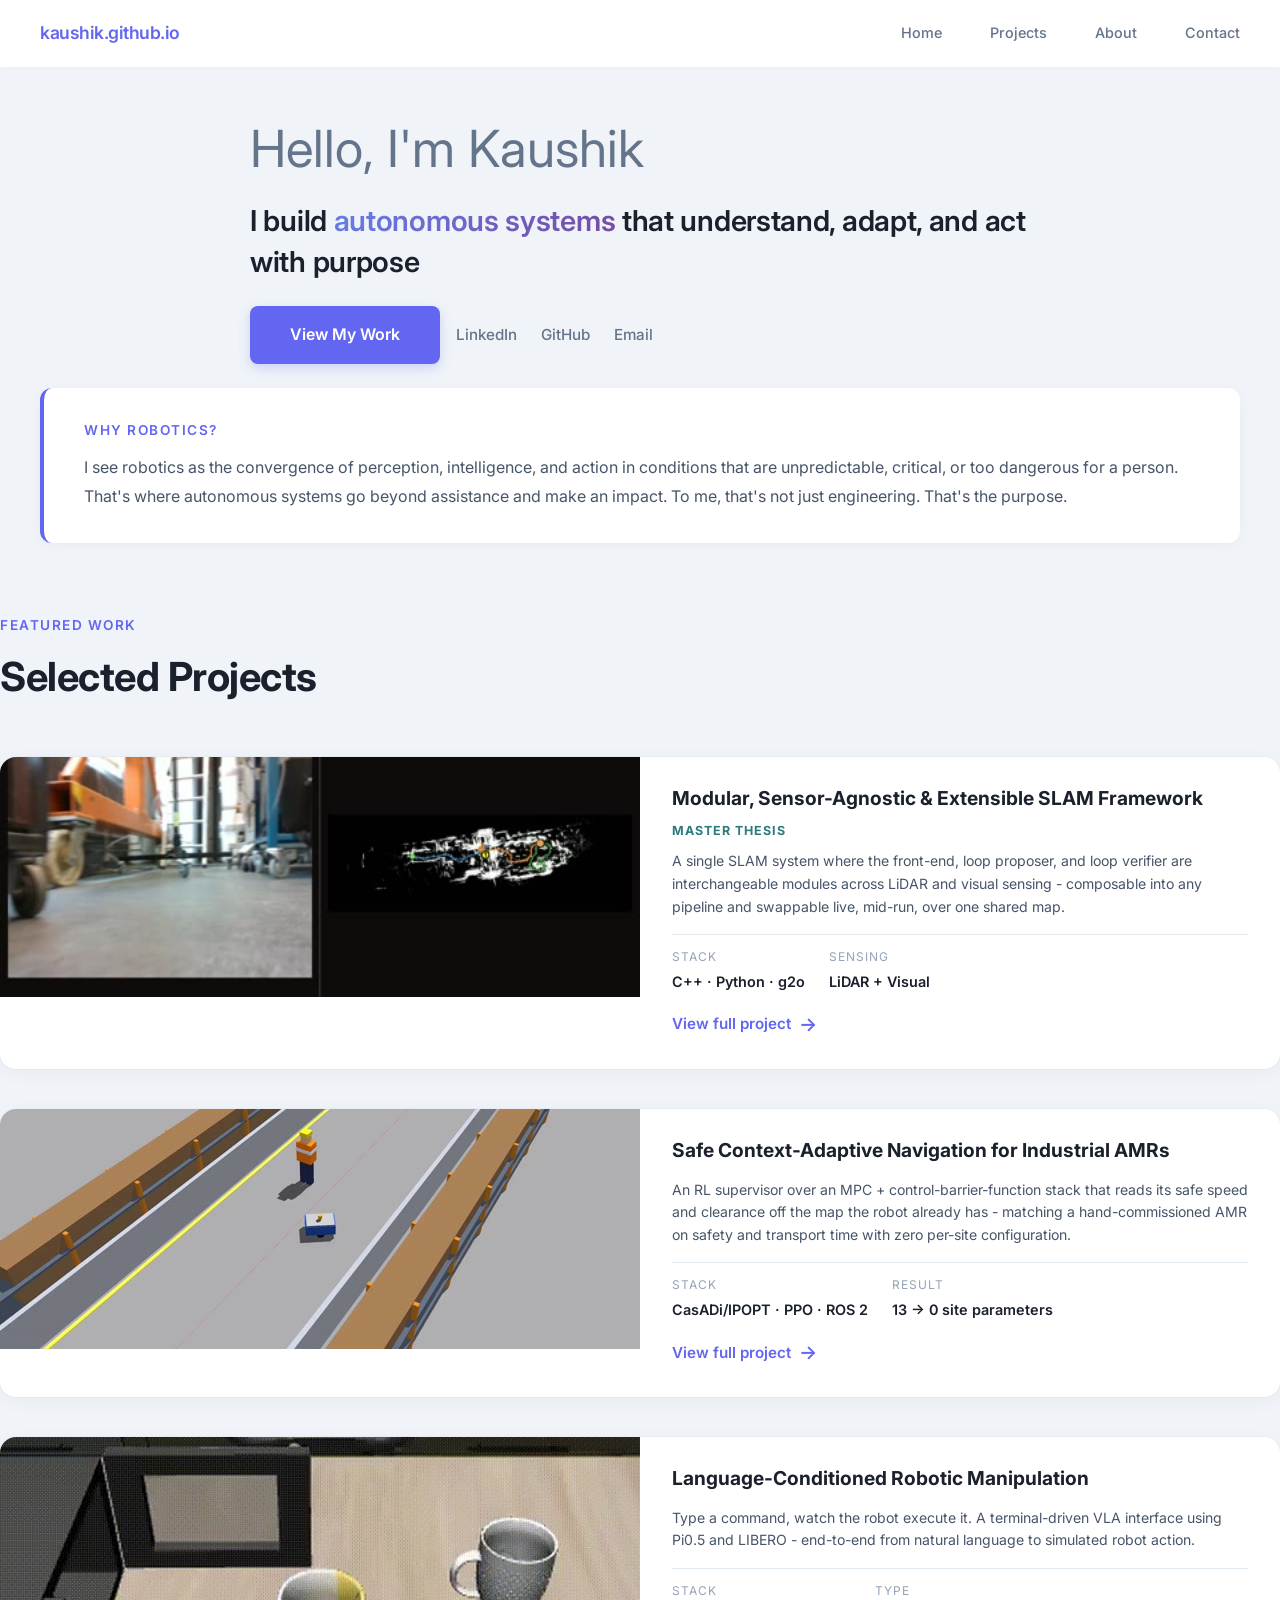
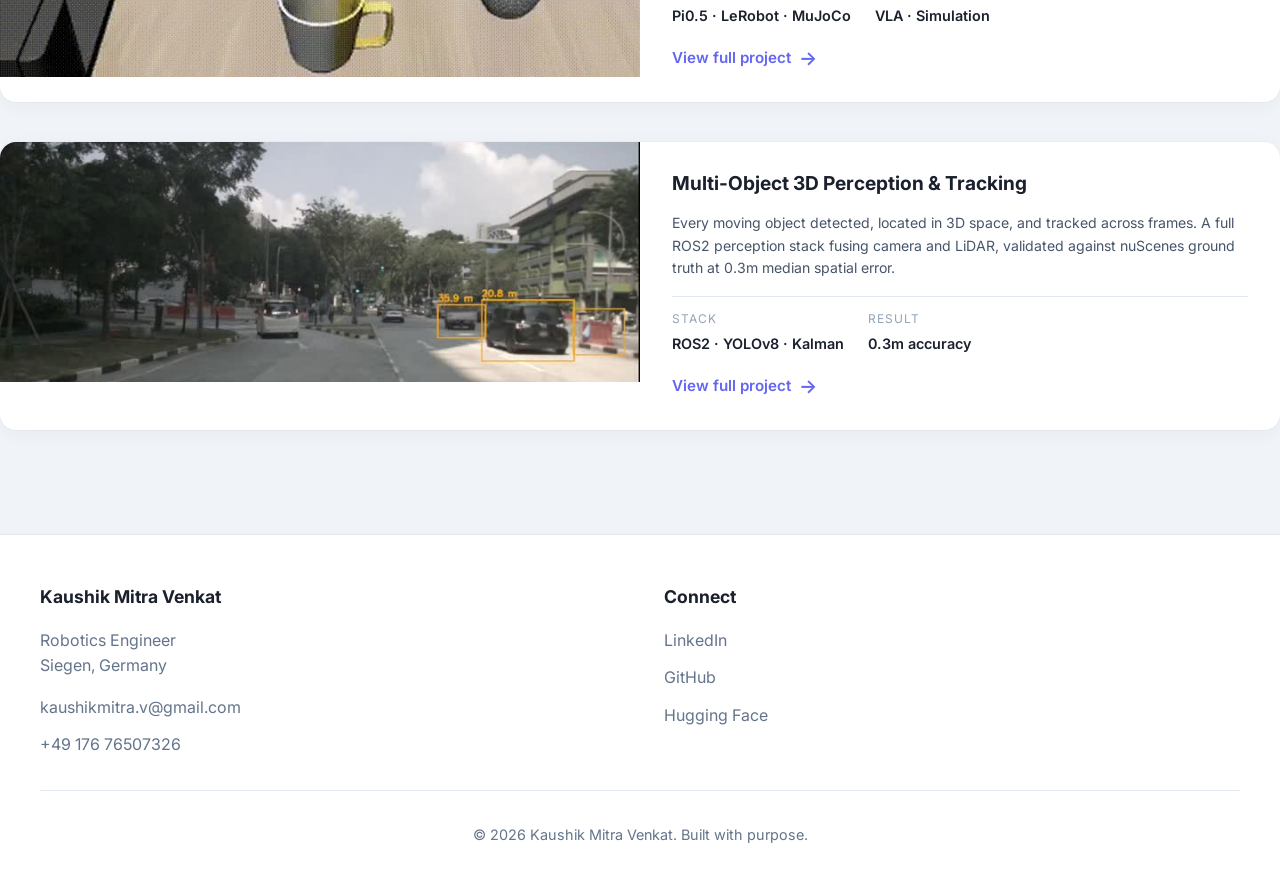
<file: index.html>
<!DOCTYPE html>
<html lang="en">
<head>
    <meta charset="UTF-8">
    <meta name="viewport" content="width=device-width, initial-scale=1.0">
    <meta name="description" content="Kaushik Mitra Venkat - Robotics Engineer specializing in perception systems, SLAM, and autonomous navigation">
    <title>Kaushik Mitra Venkat - Robotics Engineer</title>
    <link rel="stylesheet" href="styles.css">
    <style>
        /* Fix: enforce consistent card visual height across all cards */
        .project-visual {
            height: 240px !important;
            min-height: 240px !important;
        }
        .project-visual img,
        .project-visual .gif-thumb {
            width: 100%;
            height: 100%;
            object-fit: cover;
            display: block;
        }
        /* Fix: reduce gap between CTA buttons and Why Robotics section */
        .hero {
            min-height: auto !important;
            padding-bottom: 1.5rem !important;
        }
        .why-robotics-full {
            margin-top: 0 !important;
            margin-bottom: 2rem !important;
        }
        .cta-buttons {
            margin-bottom: 0 !important;
        }
        .hero-text-only .hero-mission {
            margin-bottom: 1.5rem !important;
        }
    </style>
</head>
<body>
    <!-- Navigation -->
    <nav>
        <div class="container">
            <div class="logo">kaushik.github.io</div>
            <ul class="nav-links">
                <li><a href="index.html">Home</a></li>
                <li><a href="projects.html">Projects</a></li>
                <li><a href="about.html">About</a></li>
                <li><a href="#contact">Contact</a></li>
            </ul>
        </div>
    </nav>

    <!-- Hero Section -->
    <section class="hero">
        <div class="container">
            <div class="hero-text-only">
                <div class="hero-greeting">Hello, I'm Kaushik</div>
                <div class="hero-mission">I build <span class="highlight">autonomous systems</span> that understand, adapt, and act with purpose</div>
                <div class="cta-buttons">
                    <a href="#projects" class="btn-primary">View My Work</a>
                    <div class="contact-links">
                        <a href="https://www.linkedin.com/in/kaushikmitra23/" target="_blank" class="contact-link">LinkedIn</a>
                        <a href="https://github.com/Kaushik-DIY" target="_blank" class="contact-link">GitHub</a>
                        <a href="mailto:kaushikmitra.v@gmail.com" class="contact-link">Email</a>
                    </div>
                </div>
            </div>
        </div>
    </section>

    <!-- Why Robotics -->
    <section class="container">
        <div class="why-robotics-full">
            <div class="why-robotics-label">Why Robotics?</div>
            <p>I see robotics as the convergence of perception, intelligence, and action in conditions that are unpredictable, critical, or too dangerous for a person. That's where autonomous systems go beyond assistance and make an impact. To me, that's not just engineering. That's the purpose.</p>
        </div>
    </section>

    <!-- Featured Projects -->
    <section class="section container" id="projects">
        <div class="section-header">
            <div class="section-label">Featured Work</div>
            <h2>Selected Projects</h2>
        </div>
        <div class="projects-list">

            <div class="project-card">
                <div class="project-visual">
                    <img src="assets/projects/slam_card_poster.jpg"
                         data-gif="assets/projects/slam_card.gif"
                         data-poster="assets/projects/slam_card_poster.jpg"
                         alt="Modular, Sensor-Agnostic & Extensible SLAM Framework"
                         class="gif-thumb">
                </div>
                <div class="project-details">
                    <div class="project-title">Modular, Sensor-Agnostic &amp; Extensible SLAM Framework</div>
                    <div style="font-size:0.78rem; font-weight:700; color:#2c7a7b; text-transform:uppercase; letter-spacing:1px; margin:-0.35rem 0 0.6rem;">Master Thesis</div>
                    <div class="project-impact">A single SLAM system where the front-end, loop proposer, and loop verifier are interchangeable modules across LiDAR and visual sensing - composable into any pipeline and swappable live, mid-run, over one shared map.</div>
                    <div class="project-meta">
                        <div class="meta-item"><div class="meta-label">Stack</div><div class="meta-value">C++ · Python · g2o</div></div>
                        <div class="meta-item"><div class="meta-label">Sensing</div><div class="meta-value">LiDAR + Visual</div></div>
                    </div>
                    <a href="project-slam.html" class="project-link">View full project</a>
                </div>
            </div>

            <div class="project-card">
                <div class="project-visual">
                    <img src="assets/projects/amr_card_poster.jpg"
                         data-gif="assets/projects/amr_card.gif"
                         data-poster="assets/projects/amr_card_poster.jpg"
                         alt="Safe Context-Adaptive Navigation for Industrial AMRs"
                         class="gif-thumb">
                </div>
                <div class="project-details">
                    <div class="project-title">Safe Context-Adaptive Navigation for Industrial AMRs</div>
                    <div class="project-impact">An RL supervisor over an MPC + control-barrier-function stack that reads its safe speed and clearance off the map the robot already has - matching a hand-commissioned AMR on safety and transport time with zero per-site configuration.</div>
                    <div class="project-meta">
                        <div class="meta-item"><div class="meta-label">Stack</div><div class="meta-value">CasADi/IPOPT &middot; PPO &middot; ROS 2</div></div>
                        <div class="meta-item"><div class="meta-label">Result</div><div class="meta-value">13 &rarr; 0 site parameters</div></div>
                    </div>
                    <a href="project-amr.html" class="project-link">View full project</a>
                </div>
            </div>

            <div class="project-card">
                <div class="project-visual">
                    <img src="assets/projects/pi05_poster.jpg"
                         data-gif="assets/projects/pi05_demo_preview.gif"
                         data-poster="assets/projects/pi05_poster.jpg"
                         alt="Language-Conditioned Robotic Manipulation"
                         class="gif-thumb">
                </div>
                <div class="project-details">
                    <div class="project-title">Language-Conditioned Robotic Manipulation</div>
                    <div class="project-impact">Type a command, watch the robot execute it. A terminal-driven VLA interface using Pi0.5 and LIBERO - end-to-end from natural language to simulated robot action.</div>
                    <div class="project-meta">
                        <div class="meta-item"><div class="meta-label">Stack</div><div class="meta-value">Pi0.5 · LeRobot · MuJoCo</div></div>
                        <div class="meta-item"><div class="meta-label">Type</div><div class="meta-value">VLA · Simulation</div></div>
                    </div>
                    <a href="project-pi05.html" class="project-link">View full project</a>
                </div>
            </div>

            <div class="project-card">
                <div class="project-visual">
                    <img src="assets/projects/mot_poster.jpg"
                         data-gif="assets/projects/mot_demo.gif"
                         data-poster="assets/projects/mot_poster.jpg"
                         alt="Multi-Object 3D Perception and Tracking"
                         class="gif-thumb">
                </div>
                <div class="project-details">
                    <div class="project-title">Multi-Object 3D Perception & Tracking</div>
                    <div class="project-impact">Every moving object detected, located in 3D space, and tracked across frames. A full ROS2 perception stack fusing camera and LiDAR, validated against nuScenes ground truth at 0.3m median spatial error.</div>
                    <div class="project-meta">
                        <div class="meta-item"><div class="meta-label">Stack</div><div class="meta-value">ROS2 · YOLOv8 · Kalman</div></div>
                        <div class="meta-item"><div class="meta-label">Result</div><div class="meta-value">0.3m accuracy</div></div>
                    </div>
                    <a href="project-mot.html" class="project-link">View full project</a>
                </div>
            </div>

        </div>
    </section>

    <!-- Footer -->
    <footer id="contact">
        <div class="container">
            <div class="footer-content">
                <div class="footer-section">
                    <h3>Kaushik Mitra Venkat</h3>
                    <p style="color: #64748b; margin-top: 0.5rem;">Robotics Engineer<br>Siegen, Germany</p>
                    <div class="footer-links" style="margin-top: 1rem;">
                        <a href="mailto:kaushikmitra.v@gmail.com">kaushikmitra.v@gmail.com</a>
                        <a href="tel:+4917676507326">+49 176 76507326</a>
                    </div>
                </div>
                <div class="footer-section">
                    <h3>Connect</h3>
                    <div class="footer-links">
                        <a href="https://www.linkedin.com/in/kaushikmitra23/" target="_blank">LinkedIn</a>
                        <a href="https://github.com/Kaushik-DIY" target="_blank">GitHub</a>
                        <a href="https://huggingface.co/Kaushik23" target="_blank">Hugging Face</a>
                    </div>
                </div>
            </div>
            <div class="footer-bottom">
                <p>© 2026 Kaushik Mitra Venkat. Built with purpose.</p>
            </div>
        </div>
    </footer>

    <script>
        // Smooth scroll
        document.querySelectorAll('a[href^="#"]').forEach(anchor => {
            anchor.addEventListener('click', function(e) {
                e.preventDefault();
                const target = document.querySelector(this.getAttribute('href'));
                if (target) target.scrollIntoView({ behavior: 'smooth', block: 'start' });
            });
        });

        // GIF hover-play - reliable poster/gif swap method
        document.querySelectorAll('.gif-thumb').forEach(img => {
            const gifSrc   = img.getAttribute('data-gif');
            const posterSrc = img.getAttribute('data-poster');

            // Ensure we start with poster (static)
            img.src = posterSrc;

            img.closest('.project-card').addEventListener('mouseenter', () => {
                img.src = gifSrc;
            });

            img.closest('.project-card').addEventListener('mouseleave', () => {
                img.src = posterSrc;
            });
        });
    </script>
</body>
</html>
</file>
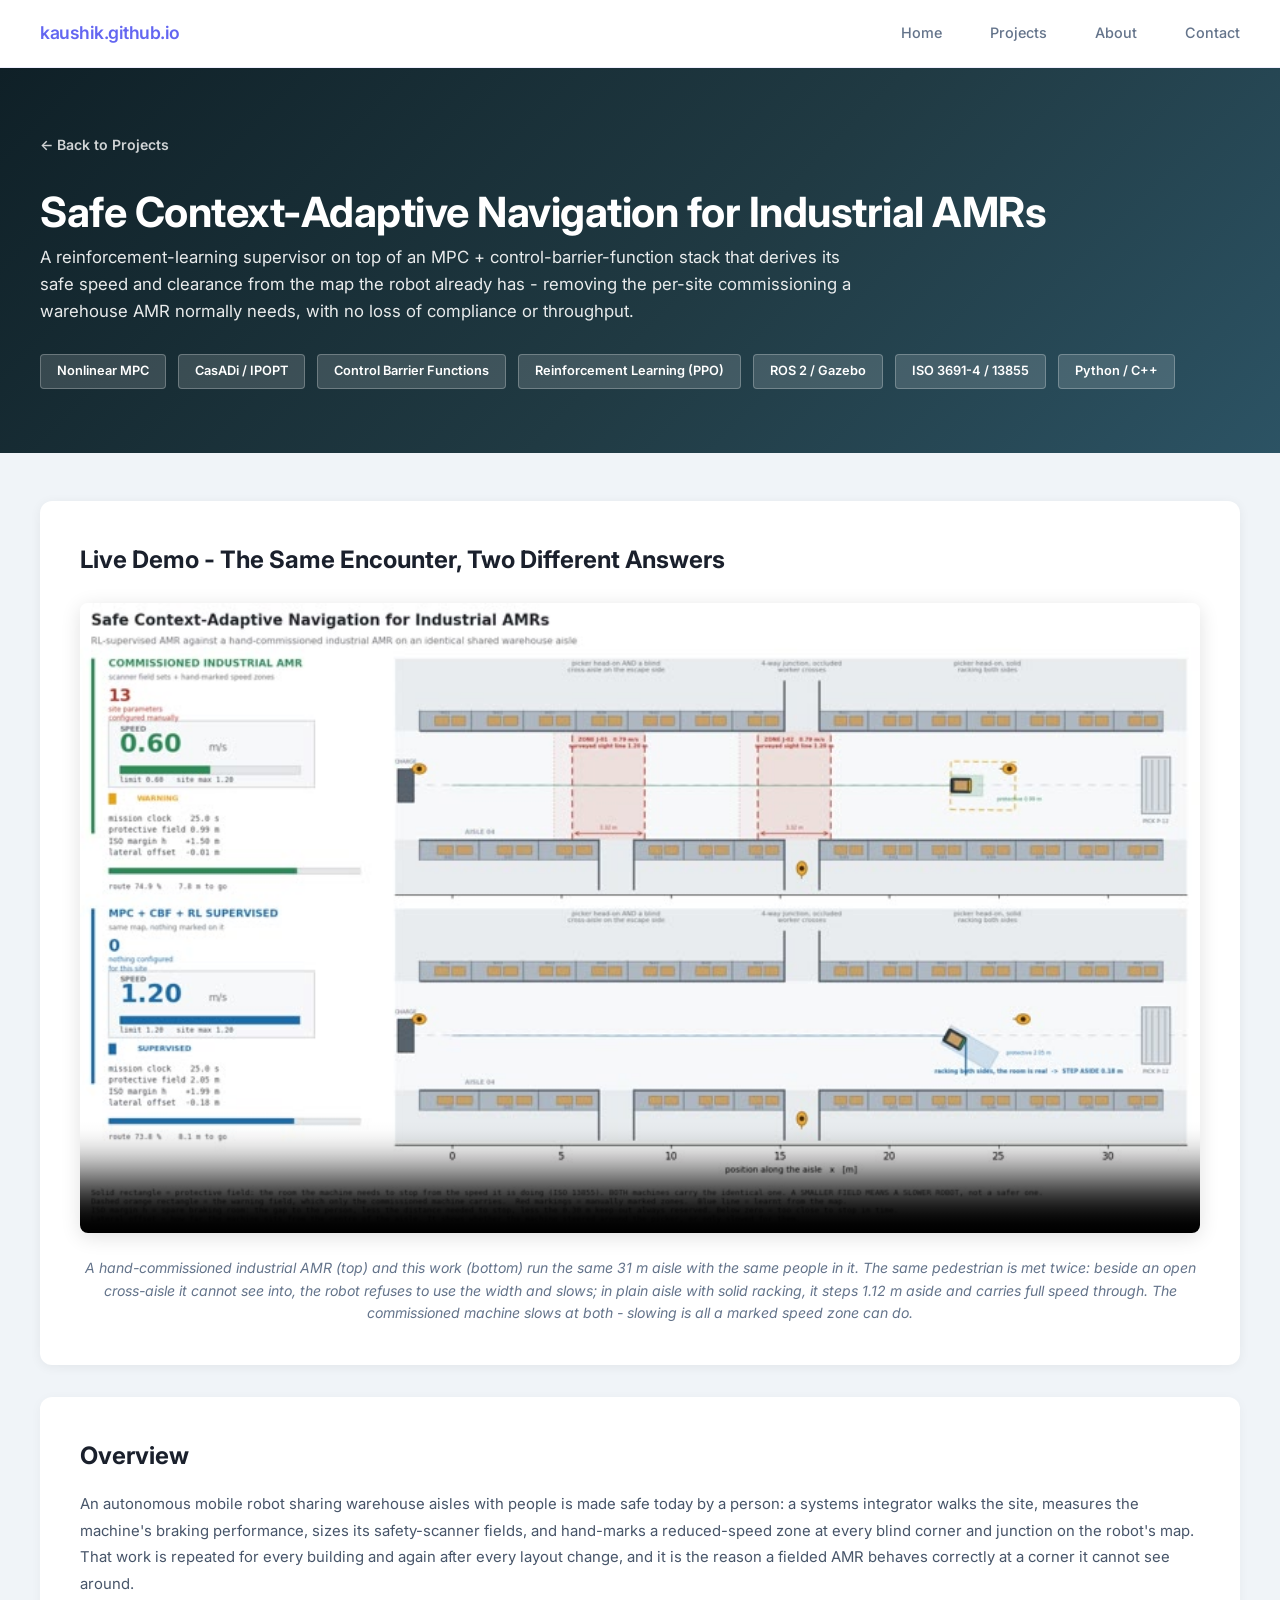
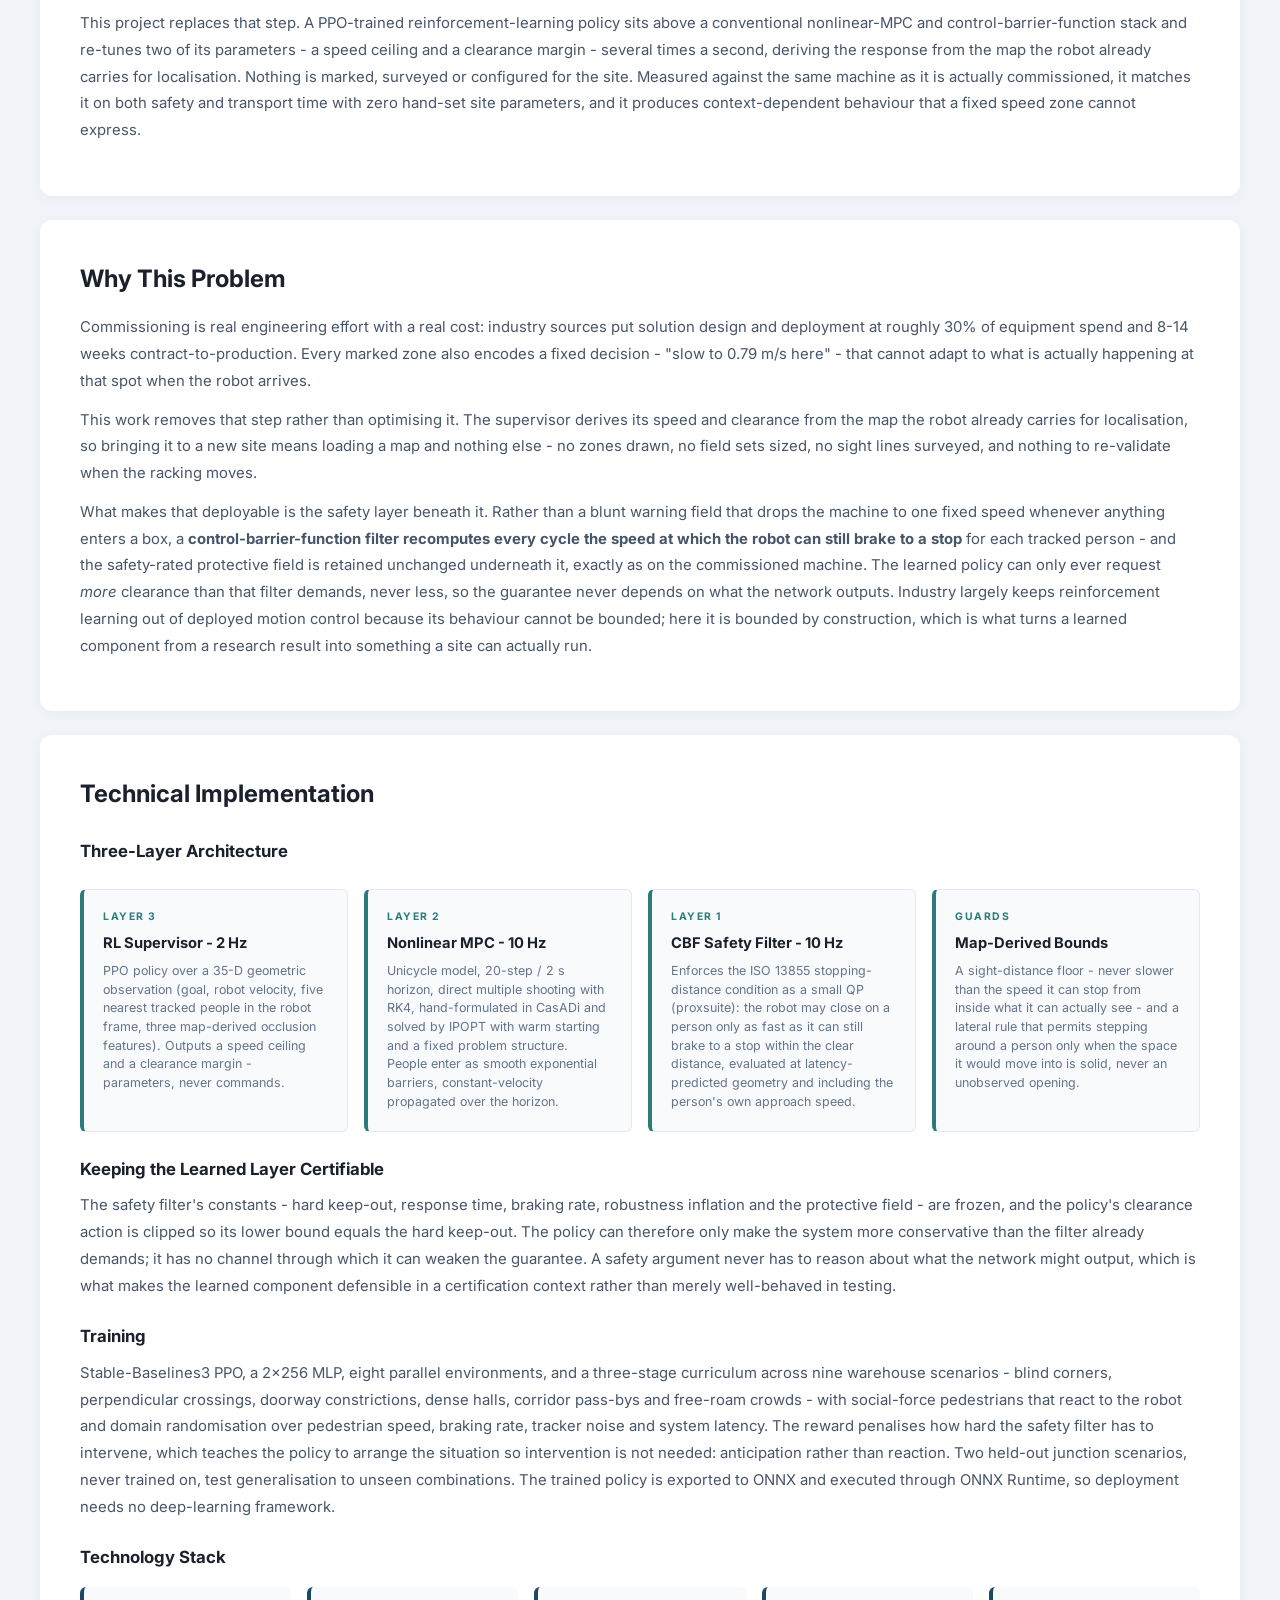
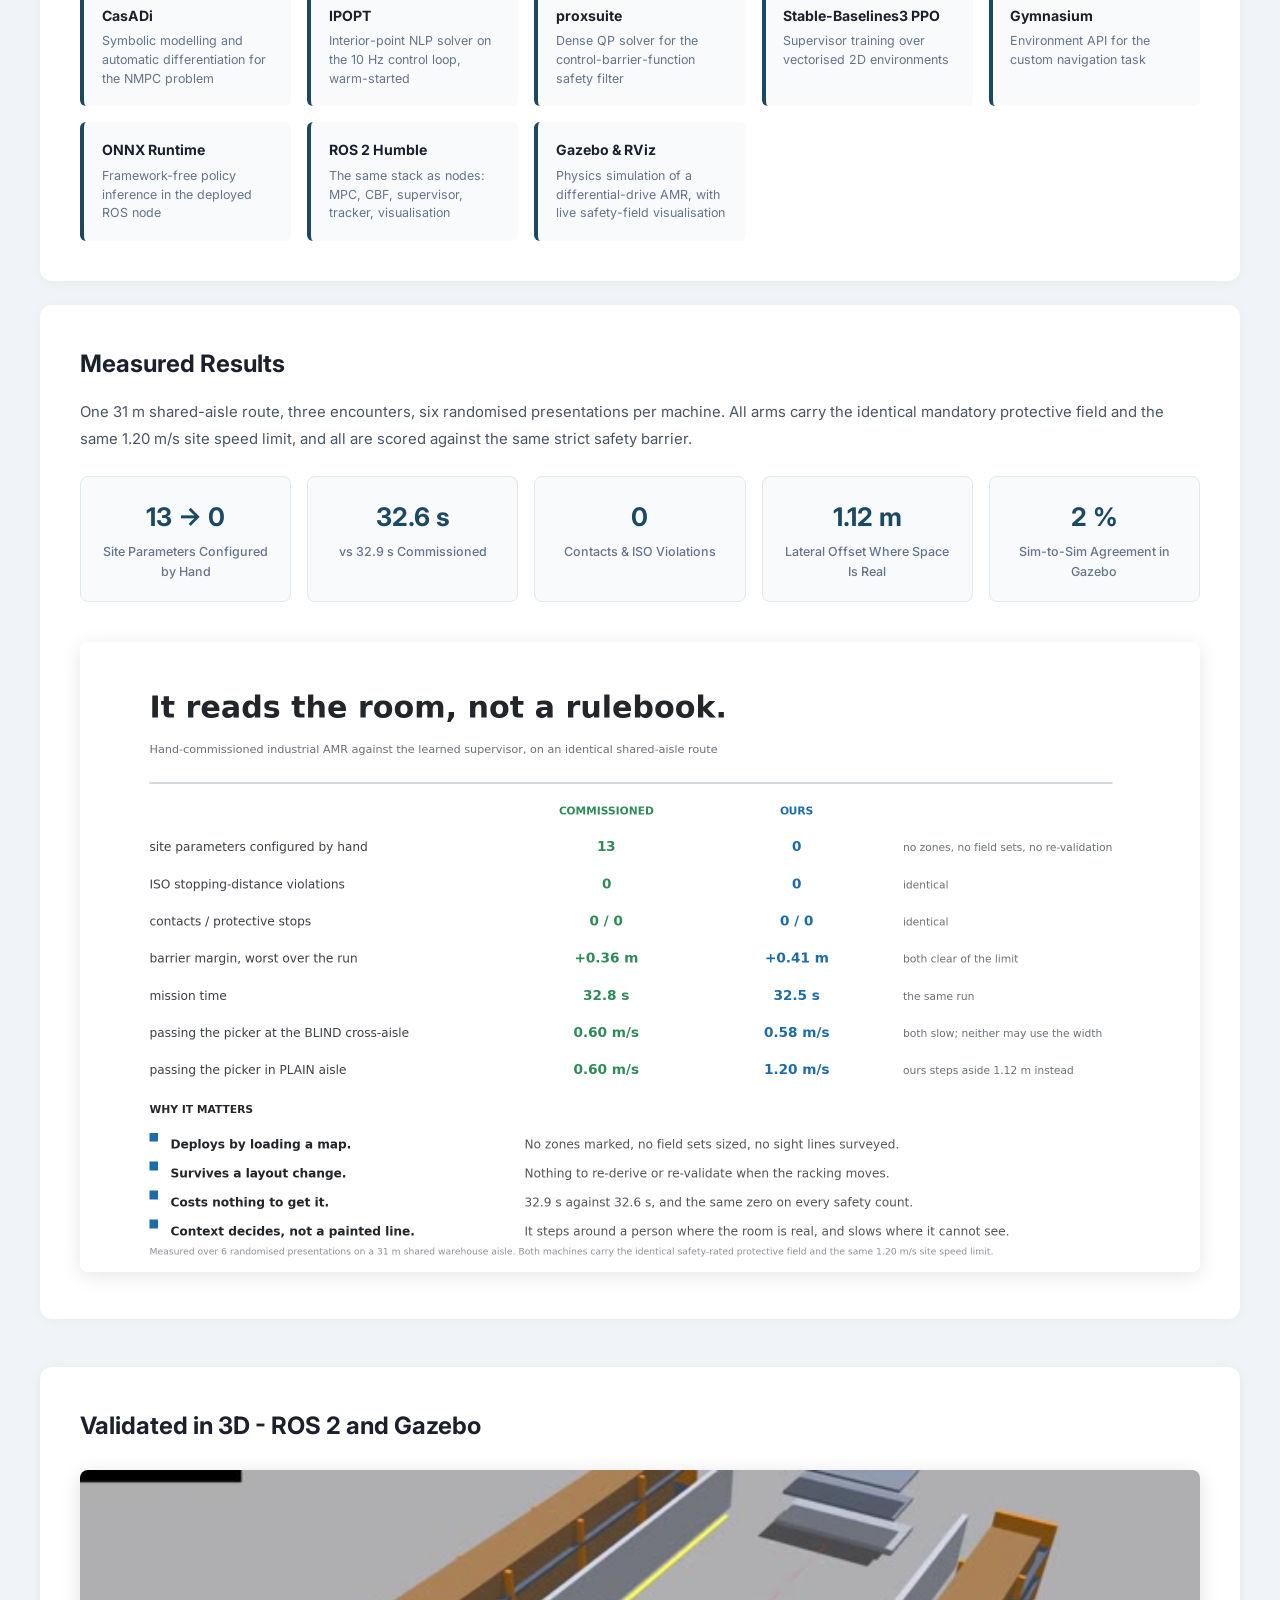
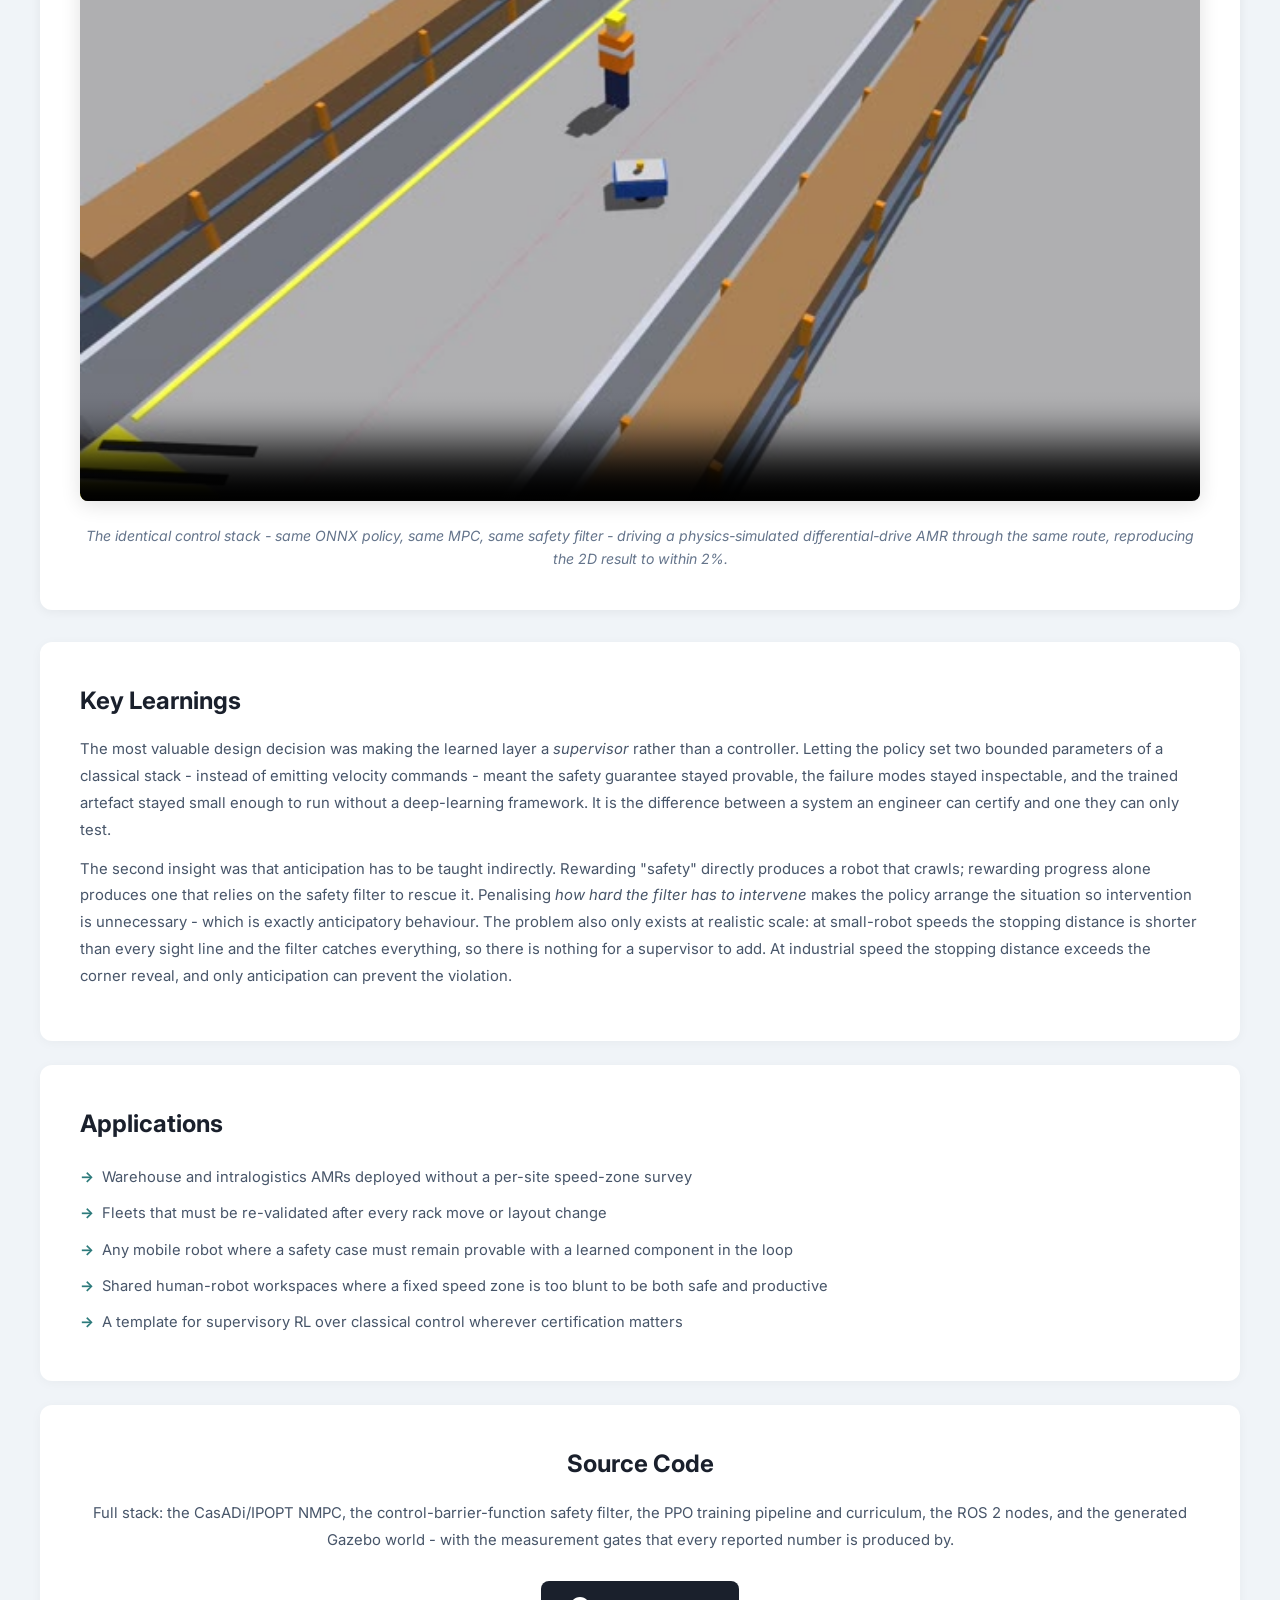
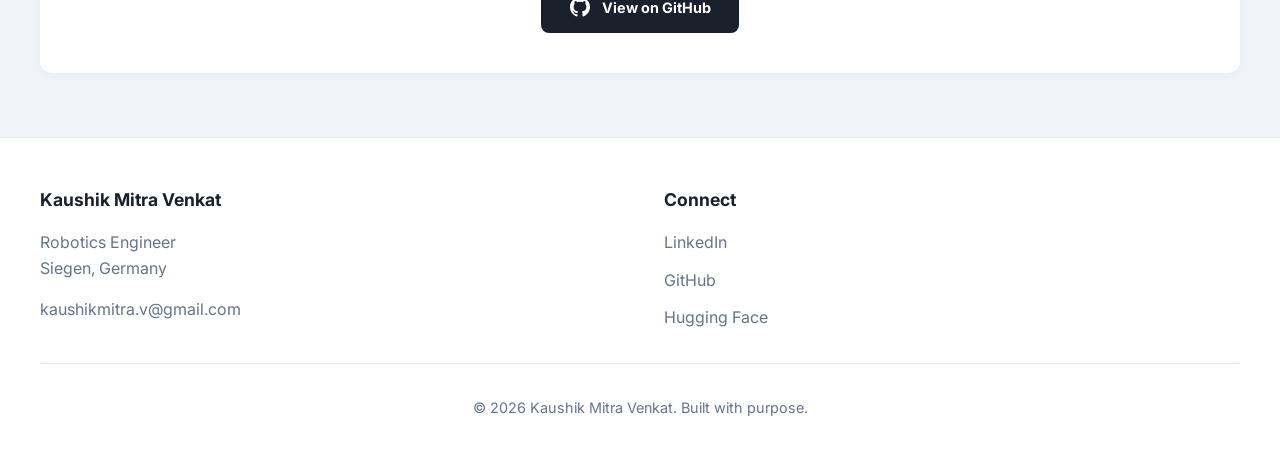
<file: project-amr.html>
<!DOCTYPE html>
<html lang="en">
<head>
    <meta charset="UTF-8">
    <meta name="viewport" content="width=device-width, initial-scale=1.0">
    <title>Safe Context-Adaptive Navigation for Industrial AMRs | Kaushik Mitra Venkat</title>
    <link rel="stylesheet" href="styles.css">
    <style>
        .project-hero-banner { background: linear-gradient(135deg, #0f2027 0%, #203a43 55%, #2c5364 100%); padding: 4rem 0; color: white; }
        .project-hero-banner h1 { font-size: 2.6rem; font-weight: 700; margin-bottom: 0.4rem; line-height: 1.2; letter-spacing: -0.5px; }
        .project-hero-banner .thesis-tag { font-size: 0.8rem; font-weight: 700; text-transform: uppercase; letter-spacing: 2px; color: #7fd8d4; margin-bottom: 1rem; }
        .project-hero-banner .subtitle { font-size: 1.05rem; opacity: 0.9; margin-bottom: 1.8rem; max-width: 820px; }
        .meta-bar { display: flex; gap: 0.75rem; flex-wrap: wrap; }
        .meta-tag { background: rgba(255,255,255,0.15); color: white; padding: 0.4rem 1rem; border-radius: 4px; font-size: 0.8rem; font-weight: 600; border: 1px solid rgba(255,255,255,0.25); }
        .back-link { display: inline-flex; align-items: center; gap: 0.4rem; color: white; opacity: 0.8; text-decoration: none; font-weight: 600; font-size: 0.88rem; margin-bottom: 2rem; transition: opacity 0.2s; }
        .back-link:hover { opacity: 1; }
        .demo-block { background: white; padding: 2.5rem; border-radius: 12px; margin: 3rem 0 2rem; box-shadow: 0 2px 12px rgba(0,0,0,0.06); }
        .demo-block h2 { font-size: 1.5rem; font-weight: 700; color: #1a202c; margin-bottom: 1.5rem; }
        .demo-video { width: 100%; border-radius: 8px; box-shadow: 0 4px 20px rgba(0,0,0,0.12); }
        .demo-caption { text-align: center; margin-top: 1rem; color: #64748b; font-size: 0.88rem; font-style: italic; }
        .content-block { background: white; padding: 2.5rem; border-radius: 12px; margin-bottom: 1.5rem; box-shadow: 0 2px 12px rgba(0,0,0,0.04); }
        .content-block h2 { font-size: 1.5rem; font-weight: 700; color: #1a202c; margin-bottom: 1rem; }
        .content-block h3 { font-size: 1.05rem; font-weight: 700; color: #1a202c; margin: 1.5rem 0 0.6rem; }
        .content-block p { font-size: 0.93rem; color: #475569; line-height: 1.8; margin-bottom: 0.75rem; }
        .tech-grid { display: grid; grid-template-columns: repeat(auto-fit, minmax(175px, 1fr)); gap: 1rem; margin-top: 1rem; }
        .tech-item { background: #f8fafc; padding: 1.1rem; border-radius: 6px; border-left: 4px solid #1b4965; }
        .tech-item h4 { font-size: 0.88rem; font-weight: 700; color: #1a202c; margin-bottom: 0.3rem; }
        .tech-item p { font-size: 0.78rem; color: #64748b; margin: 0; line-height: 1.5; }
        .feature-list { list-style: none; padding: 0; }
        .feature-list li { padding: 0.4rem 0 0.4rem 1.4rem; position: relative; font-size: 0.92rem; color: #475569; line-height: 1.6; }
        .feature-list li::before { content: '→'; position: absolute; left: 0; color: #2c7a7b; font-weight: bold; }
        .pipeline-grid { display: grid; grid-template-columns: repeat(auto-fit, minmax(200px, 1fr)); gap: 1rem; margin: 1.5rem 0; }
        .pipeline-node { background: #f8fafc; border: 1px solid #e2e8f0; border-left: 4px solid #2c7a7b; padding: 1.2rem; border-radius: 6px; }
        .pipeline-node .node-num { font-size: 0.65rem; font-weight: 700; color: #2c7a7b; text-transform: uppercase; letter-spacing: 1.5px; margin-bottom: 0.4rem; }
        .pipeline-node .node-name { font-size: 0.92rem; font-weight: 700; color: #1a202c; margin-bottom: 0.4rem; }
        .pipeline-node .node-desc { font-size: 0.78rem; color: #64748b; line-height: 1.5; }
        .results-row { display: grid; grid-template-columns: repeat(auto-fit, minmax(150px, 1fr)); gap: 1rem; margin: 1.5rem 0; }
        .result-card { background: #f8fafc; border: 1px solid #e2e8f0; border-radius: 8px; padding: 1.2rem; text-align: center; }
        .result-value { font-size: 1.6rem; font-weight: 700; color: #1b4965; margin-bottom: 0.25rem; }
        .result-label { font-size: 0.78rem; color: #64748b; font-weight: 500; }
        .summary-img { width: 100%; border-radius: 8px; box-shadow: 0 4px 20px rgba(0,0,0,0.1); margin-top: 1rem; }
        .github-btn { display: inline-flex; align-items: center; gap: 0.75rem; background: #1a202c; color: white; padding: 0.9rem 1.8rem; border-radius: 8px; text-decoration: none; font-weight: 700; font-size: 0.9rem; transition: all 0.25s; margin-top: 1rem; }
        .github-btn:hover { background: #2d3748; transform: translateY(-1px); }
    </style>
</head>
<body>
    <nav>
        <div class="container">
            <div class="logo">kaushik.github.io</div>
            <ul class="nav-links">
                <li><a href="index.html">Home</a></li>
                <li><a href="projects.html">Projects</a></li>
                <li><a href="about.html">About</a></li>
                <li><a href="index.html#contact">Contact</a></li>
            </ul>
        </div>
    </nav>

    <section class="project-hero-banner">
        <div class="container">
            <a href="projects.html" class="back-link">← Back to Projects</a>
            <h1>Safe Context-Adaptive Navigation for Industrial AMRs</h1>
            <p class="subtitle">A reinforcement-learning supervisor on top of an MPC + control-barrier-function stack that derives its safe speed and clearance from the map the robot already has - removing the per-site commissioning a warehouse AMR normally needs, with no loss of compliance or throughput.</p>
            <div class="meta-bar">
                <span class="meta-tag">Nonlinear MPC</span>
                <span class="meta-tag">CasADi / IPOPT</span>
                <span class="meta-tag">Control Barrier Functions</span>
                <span class="meta-tag">Reinforcement Learning (PPO)</span>
                <span class="meta-tag">ROS 2 / Gazebo</span>
                <span class="meta-tag">ISO 3691-4 / 13855</span>
                <span class="meta-tag">Python / C++</span>
            </div>
        </div>
    </section>

    <section class="container">
        <div class="demo-block">
            <h2>Live Demo - The Same Encounter, Two Different Answers</h2>
            <video class="demo-video" controls autoplay loop muted playsinline poster="assets/projects/amr_2d_poster.jpg" preload="metadata">
                <source src="assets/projects/amr_2d_demo.mp4" type="video/mp4">
                Your browser does not support the video tag.
            </video>
            <p class="demo-caption">A hand-commissioned industrial AMR (top) and this work (bottom) run the same 31 m aisle with the same people in it. The same pedestrian is met twice: beside an open cross-aisle it cannot see into, the robot refuses to use the width and slows; in plain aisle with solid racking, it steps 1.12 m aside and carries full speed through. The commissioned machine slows at both - slowing is all a marked speed zone can do.</p>
        </div>
    </section>

    <section class="container">

        <div class="content-block">
            <h2>Overview</h2>
            <p>An autonomous mobile robot sharing warehouse aisles with people is made safe today by a person: a systems integrator walks the site, measures the machine's braking performance, sizes its safety-scanner fields, and hand-marks a reduced-speed zone at every blind corner and junction on the robot's map. That work is repeated for every building and again after every layout change, and it is the reason a fielded AMR behaves correctly at a corner it cannot see around.</p>
            <p>This project replaces that step. A PPO-trained reinforcement-learning policy sits above a conventional nonlinear-MPC and control-barrier-function stack and re-tunes two of its parameters - a speed ceiling and a clearance margin - several times a second, deriving the response from the map the robot already carries for localisation. Nothing is marked, surveyed or configured for the site. Measured against the same machine as it is actually commissioned, it matches it on both safety and transport time with zero hand-set site parameters, and it produces context-dependent behaviour that a fixed speed zone cannot express.</p>
        </div>

        <div class="content-block">
            <h2>Why This Problem</h2>
            <p>Commissioning is real engineering effort with a real cost: industry sources put solution design and deployment at roughly 30% of equipment spend and 8-14 weeks contract-to-production. Every marked zone also encodes a fixed decision - "slow to 0.79 m/s here" - that cannot adapt to what is actually happening at that spot when the robot arrives.</p>
            <p>This work removes that step rather than optimising it. The supervisor derives its speed and clearance from the map the robot already carries for localisation, so bringing it to a new site means loading a map and nothing else - no zones drawn, no field sets sized, no sight lines surveyed, and nothing to re-validate when the racking moves.</p>
            <p>What makes that deployable is the safety layer beneath it. Rather than a blunt warning field that drops the machine to one fixed speed whenever anything enters a box, a <strong>control-barrier-function filter recomputes every cycle the speed at which the robot can still brake to a stop</strong> for each tracked person - and the safety-rated protective field is retained unchanged underneath it, exactly as on the commissioned machine. The learned policy can only ever request <em>more</em> clearance than that filter demands, never less, so the guarantee never depends on what the network outputs. Industry largely keeps reinforcement learning out of deployed motion control because its behaviour cannot be bounded; here it is bounded by construction, which is what turns a learned component from a research result into something a site can actually run.</p>
        </div>

        <div class="content-block">
            <h2>Technical Implementation</h2>
            <h3>Three-Layer Architecture</h3>
            <div class="pipeline-grid">
                <div class="pipeline-node">
                    <div class="node-num">Layer 3</div>
                    <div class="node-name">RL Supervisor - 2 Hz</div>
                    <div class="node-desc">PPO policy over a 35-D geometric observation (goal, robot velocity, five nearest tracked people in the robot frame, three map-derived occlusion features). Outputs a speed ceiling and a clearance margin - parameters, never commands.</div>
                </div>
                <div class="pipeline-node">
                    <div class="node-num">Layer 2</div>
                    <div class="node-name">Nonlinear MPC - 10 Hz</div>
                    <div class="node-desc">Unicycle model, 20-step / 2 s horizon, direct multiple shooting with RK4, hand-formulated in CasADi and solved by IPOPT with warm starting and a fixed problem structure. People enter as smooth exponential barriers, constant-velocity propagated over the horizon.</div>
                </div>
                <div class="pipeline-node">
                    <div class="node-num">Layer 1</div>
                    <div class="node-name">CBF Safety Filter - 10 Hz</div>
                    <div class="node-desc">Enforces the ISO 13855 stopping-distance condition as a small QP (proxsuite): the robot may close on a person only as fast as it can still brake to a stop within the clear distance, evaluated at latency-predicted geometry and including the person's own approach speed.</div>
                </div>
                <div class="pipeline-node">
                    <div class="node-num">Guards</div>
                    <div class="node-name">Map-Derived Bounds</div>
                    <div class="node-desc">A sight-distance floor - never slower than the speed it can stop from inside what it can actually see - and a lateral rule that permits stepping around a person only when the space it would move into is solid, never an unobserved opening.</div>
                </div>
            </div>

            <h3>Keeping the Learned Layer Certifiable</h3>
            <p>The safety filter's constants - hard keep-out, response time, braking rate, robustness inflation and the protective field - are frozen, and the policy's clearance action is clipped so its lower bound equals the hard keep-out. The policy can therefore only make the system more conservative than the filter already demands; it has no channel through which it can weaken the guarantee. A safety argument never has to reason about what the network might output, which is what makes the learned component defensible in a certification context rather than merely well-behaved in testing.</p>

            <h3>Training</h3>
            <p>Stable-Baselines3 PPO, a 2x256 MLP, eight parallel environments, and a three-stage curriculum across nine warehouse scenarios - blind corners, perpendicular crossings, doorway constrictions, dense halls, corridor pass-bys and free-roam crowds - with social-force pedestrians that react to the robot and domain randomisation over pedestrian speed, braking rate, tracker noise and system latency. The reward penalises how hard the safety filter has to intervene, which teaches the policy to arrange the situation so intervention is not needed: anticipation rather than reaction. Two held-out junction scenarios, never trained on, test generalisation to unseen combinations. The trained policy is exported to ONNX and executed through ONNX Runtime, so deployment needs no deep-learning framework.</p>

            <h3>Technology Stack</h3>
            <div class="tech-grid">
                <div class="tech-item"><h4>CasADi</h4><p>Symbolic modelling and automatic differentiation for the NMPC problem</p></div>
                <div class="tech-item"><h4>IPOPT</h4><p>Interior-point NLP solver on the 10 Hz control loop, warm-started</p></div>
                <div class="tech-item"><h4>proxsuite</h4><p>Dense QP solver for the control-barrier-function safety filter</p></div>
                <div class="tech-item"><h4>Stable-Baselines3 PPO</h4><p>Supervisor training over vectorised 2D environments</p></div>
                <div class="tech-item"><h4>Gymnasium</h4><p>Environment API for the custom navigation task</p></div>
                <div class="tech-item"><h4>ONNX Runtime</h4><p>Framework-free policy inference in the deployed ROS node</p></div>
                <div class="tech-item"><h4>ROS 2 Humble</h4><p>The same stack as nodes: MPC, CBF, supervisor, tracker, visualisation</p></div>
                <div class="tech-item"><h4>Gazebo &amp; RViz</h4><p>Physics simulation of a differential-drive AMR, with live safety-field visualisation</p></div>
            </div>
        </div>

        <div class="content-block">
            <h2>Measured Results</h2>
            <p>One 31 m shared-aisle route, three encounters, six randomised presentations per machine. All arms carry the identical mandatory protective field and the same 1.20 m/s site speed limit, and all are scored against the same strict safety barrier.</p>
            <div class="results-row">
                <div class="result-card"><div class="result-value">13 → 0</div><div class="result-label">Site Parameters Configured by Hand</div></div>
                <div class="result-card"><div class="result-value">32.6 s</div><div class="result-label">vs 32.9 s Commissioned</div></div>
                <div class="result-card"><div class="result-value">0</div><div class="result-label">Contacts &amp; ISO Violations</div></div>
                <div class="result-card"><div class="result-value">1.12 m</div><div class="result-label">Lateral Offset Where Space Is Real</div></div>
                <div class="result-card"><div class="result-value">2 %</div><div class="result-label">Sim-to-Sim Agreement in Gazebo</div></div>
            </div>
            <img src="assets/projects/amr_summary.png" alt="Measured comparison - commissioned AMR versus the RL-supervised stack" class="summary-img">
        </div>

        <div class="demo-block">
            <h2>Validated in 3D - ROS 2 and Gazebo</h2>
            <video class="demo-video" controls loop muted playsinline poster="assets/projects/amr_card_poster.jpg" preload="metadata">
                <source src="assets/projects/amr_gazebo_demo.mp4" type="video/mp4">
                Your browser does not support the video tag.
            </video>
            <p class="demo-caption">The identical control stack - same ONNX policy, same MPC, same safety filter - driving a physics-simulated differential-drive AMR through the same route, reproducing the 2D result to within 2%.</p>
        </div>

        <div class="content-block">
            <h2>Key Learnings</h2>
            <p>The most valuable design decision was making the learned layer a <em>supervisor</em> rather than a controller. Letting the policy set two bounded parameters of a classical stack - instead of emitting velocity commands - meant the safety guarantee stayed provable, the failure modes stayed inspectable, and the trained artefact stayed small enough to run without a deep-learning framework. It is the difference between a system an engineer can certify and one they can only test.</p>
            <p>The second insight was that anticipation has to be taught indirectly. Rewarding "safety" directly produces a robot that crawls; rewarding progress alone produces one that relies on the safety filter to rescue it. Penalising <em>how hard the filter has to intervene</em> makes the policy arrange the situation so intervention is unnecessary - which is exactly anticipatory behaviour. The problem also only exists at realistic scale: at small-robot speeds the stopping distance is shorter than every sight line and the filter catches everything, so there is nothing for a supervisor to add. At industrial speed the stopping distance exceeds the corner reveal, and only anticipation can prevent the violation.</p>
        </div>

        <div class="content-block">
            <h2>Applications</h2>
            <ul class="feature-list">
                <li>Warehouse and intralogistics AMRs deployed without a per-site speed-zone survey</li>
                <li>Fleets that must be re-validated after every rack move or layout change</li>
                <li>Any mobile robot where a safety case must remain provable with a learned component in the loop</li>
                <li>Shared human-robot workspaces where a fixed speed zone is too blunt to be both safe and productive</li>
                <li>A template for supervisory RL over classical control wherever certification matters</li>
            </ul>
        </div>

        <div class="content-block" style="text-align:center;">
            <h2>Source Code</h2>
            <p>Full stack: the CasADi/IPOPT NMPC, the control-barrier-function safety filter, the PPO training pipeline and curriculum, the ROS 2 nodes, and the generated Gazebo world - with the measurement gates that every reported number is produced by.</p>
            <a href="https://github.com/Kaushik-DIY/RL-layered-Safe-Context-Adaptive-Navigation" target="_blank" class="github-btn">
                <svg width="20" height="20" viewBox="0 0 24 24" fill="currentColor"><path d="M12 0c-6.626 0-12 5.373-12 12 0 5.302 3.438 9.8 8.207 11.387.599.111.793-.261.793-.577v-2.234c-3.338.726-4.033-1.416-4.033-1.416-.546-1.387-1.333-1.756-1.333-1.756-1.089-.745.083-.729.083-.729 1.205.084 1.839 1.237 1.839 1.237 1.07 1.834 2.807 1.304 3.492.997.107-.775.418-1.305.762-1.604-2.665-.305-5.467-1.334-5.467-5.931 0-1.311.469-2.381 1.236-3.221-.124-.303-.535-1.524.117-3.176 0 0 1.008-.322 3.301 1.23.957-.266 1.983-.399 3.003-.404 1.02.005 2.047.138 3.006.404 2.291-1.552 3.297-1.23 3.297-1.23.653 1.653.242 2.874.118 3.176.77.84 1.235 1.911 1.235 3.221 0 4.609-2.807 5.624-5.479 5.921.43.372.823 1.102.823 2.222v3.293c0 .319.192.694.801.576 4.765-1.589 8.199-6.086 8.199-11.386 0-6.627-5.373-12-12-12z"/></svg>
                View on GitHub
            </a>
        </div>

    </section>

    <footer>
        <div class="container">
            <div class="footer-content">
                <div class="footer-section">
                    <h3>Kaushik Mitra Venkat</h3>
                    <p style="color:#64748b;margin-top:0.5rem;">Robotics Engineer<br>Siegen, Germany</p>
                    <div class="footer-links" style="margin-top:1rem;"><a href="mailto:kaushikmitra.v@gmail.com">kaushikmitra.v@gmail.com</a></div>
                </div>
                <div class="footer-section">
                    <h3>Connect</h3>
                    <div class="footer-links">
                        <a href="https://www.linkedin.com/in/kaushikmitra23/" target="_blank">LinkedIn</a>
                        <a href="https://github.com/Kaushik-DIY" target="_blank">GitHub</a>
                        <a href="https://huggingface.co/Kaushik23" target="_blank">Hugging Face</a>
                    </div>
                </div>
            </div>
            <div class="footer-bottom"><p>© 2026 Kaushik Mitra Venkat. Built with purpose.</p></div>
        </div>
    </footer>
</body>
</html>
</file>
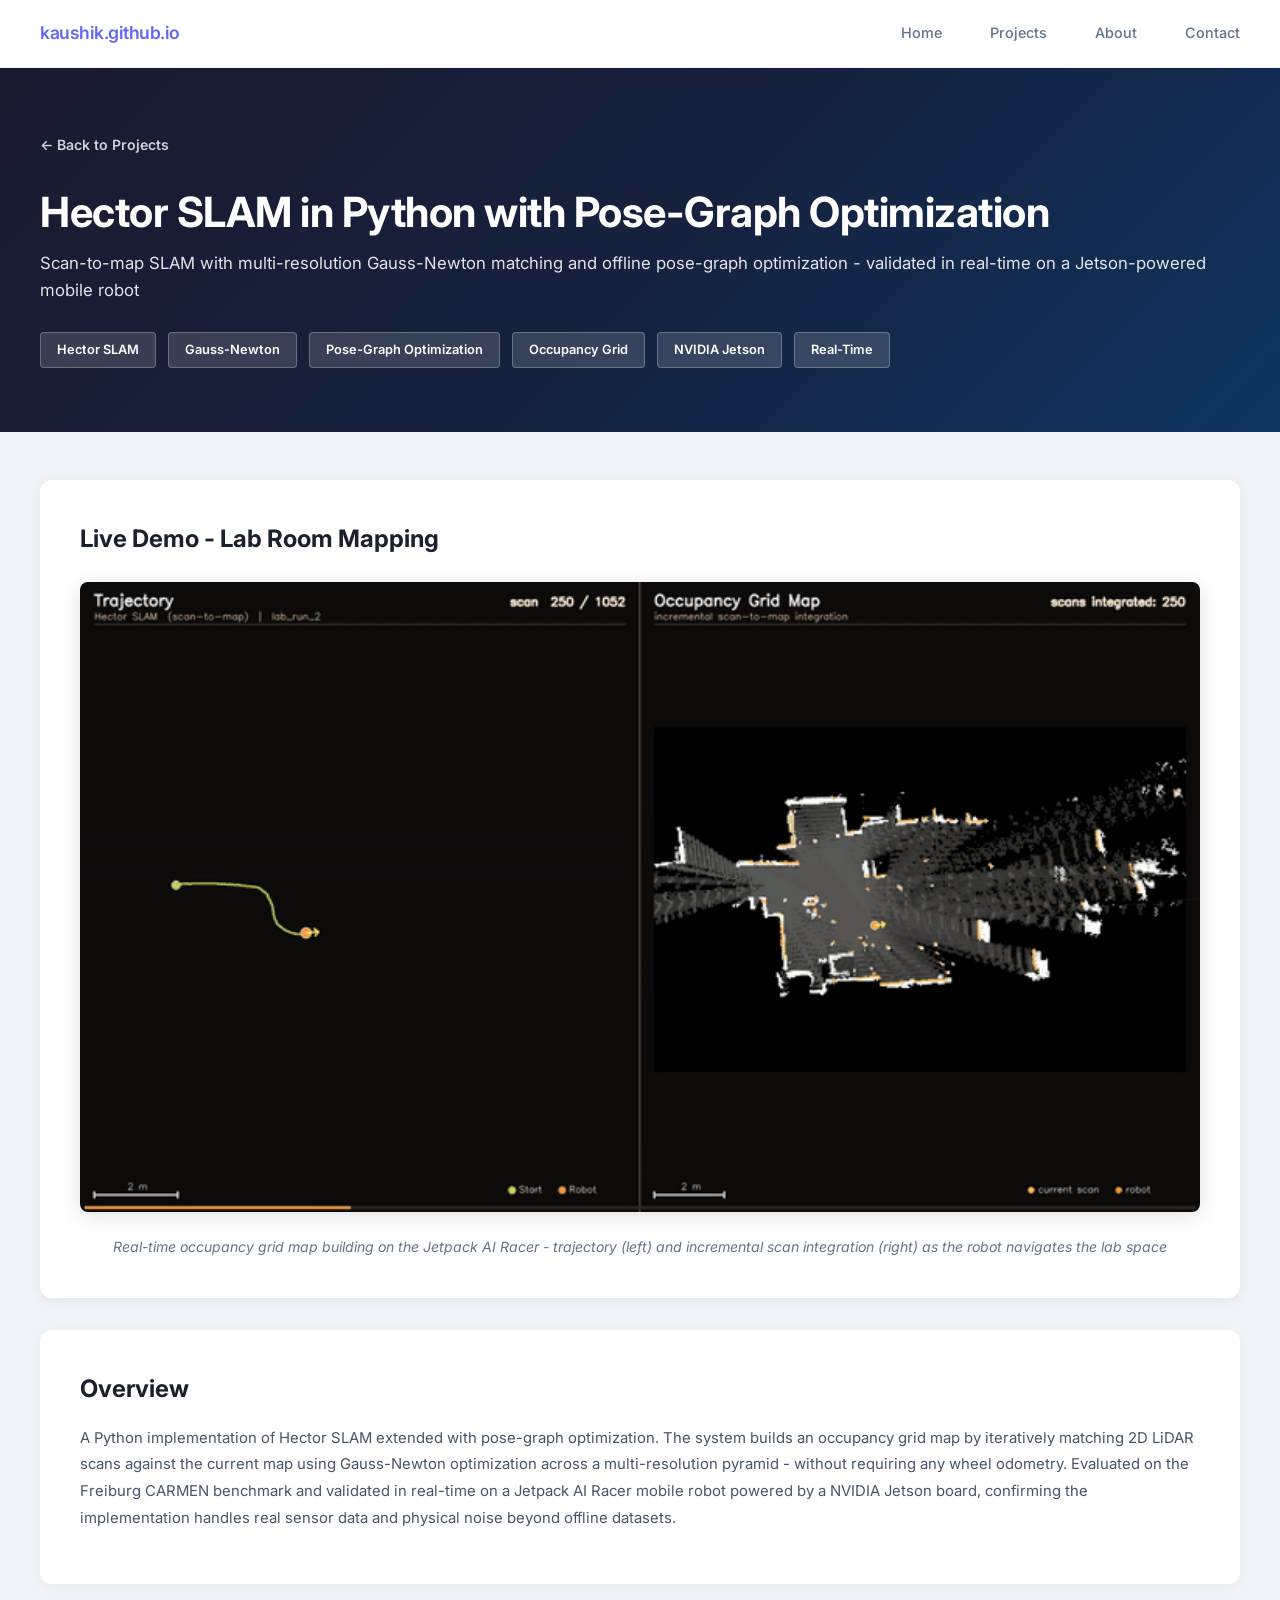
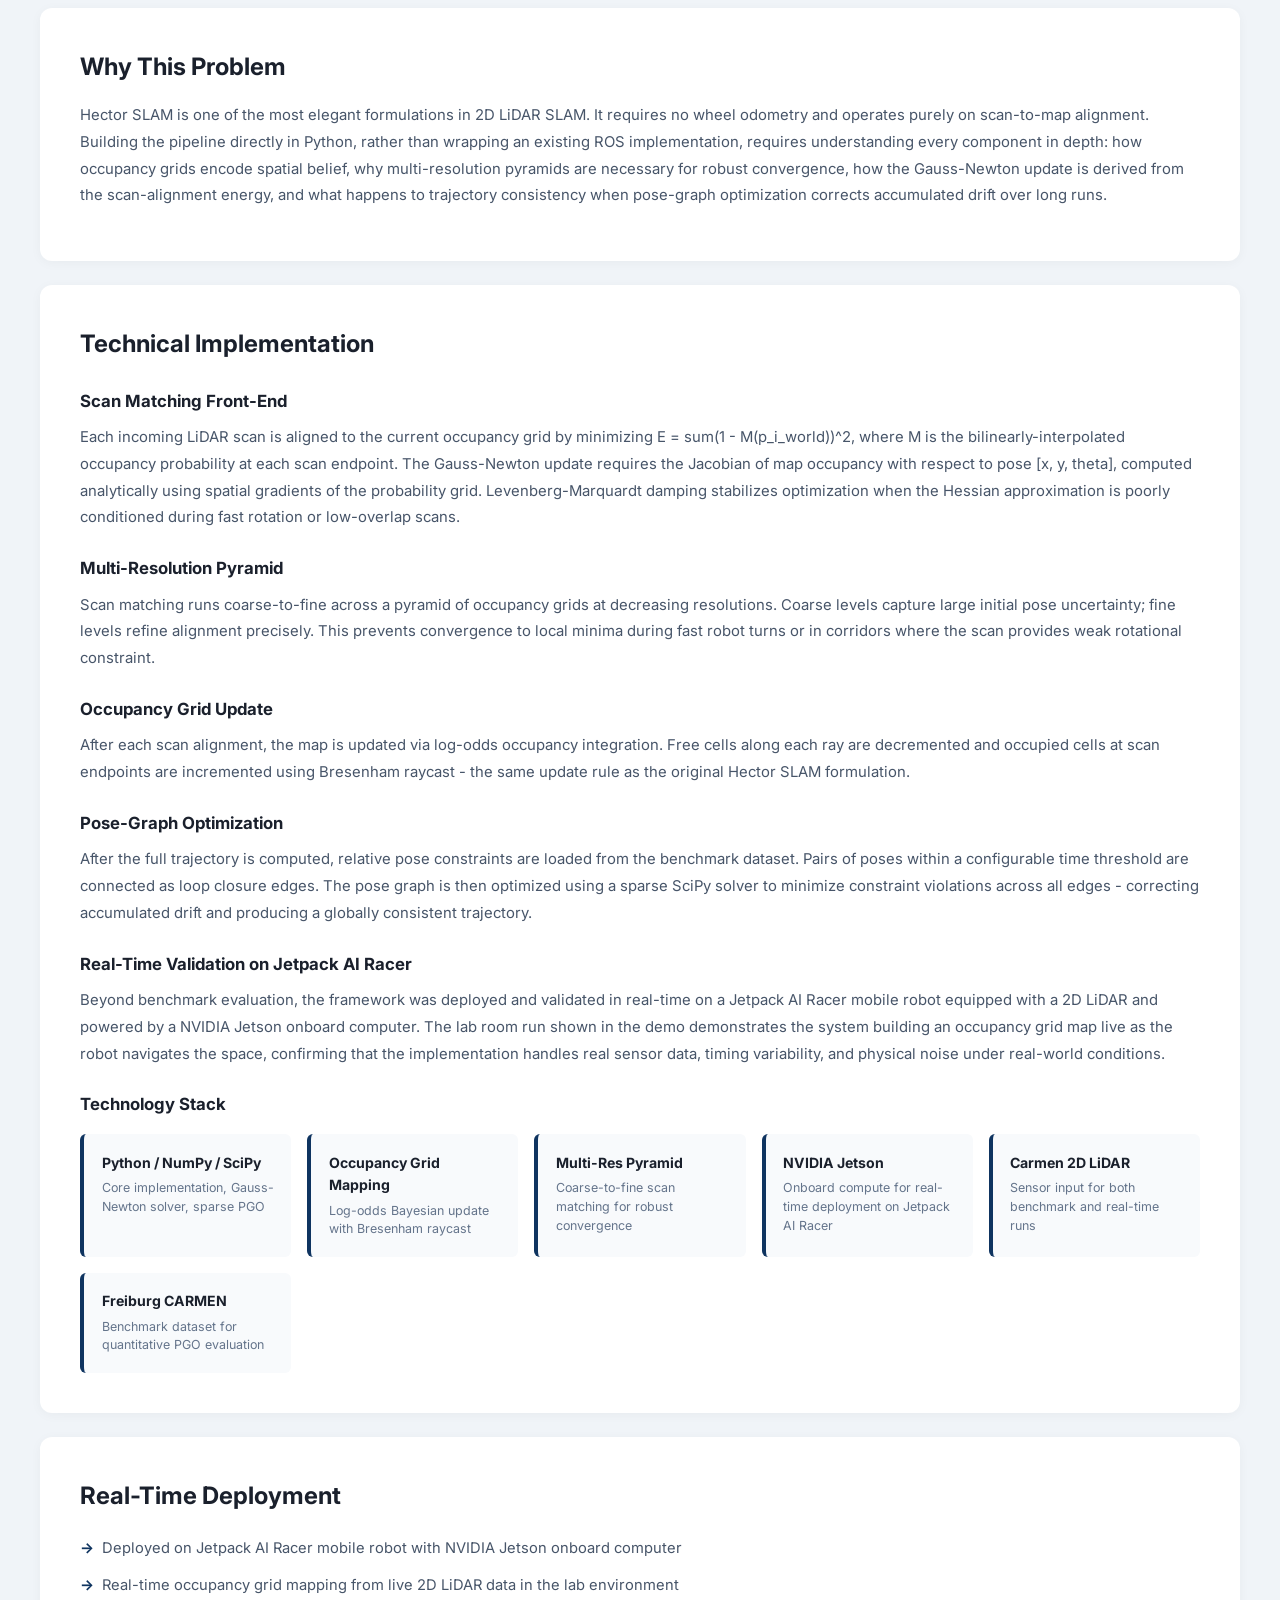
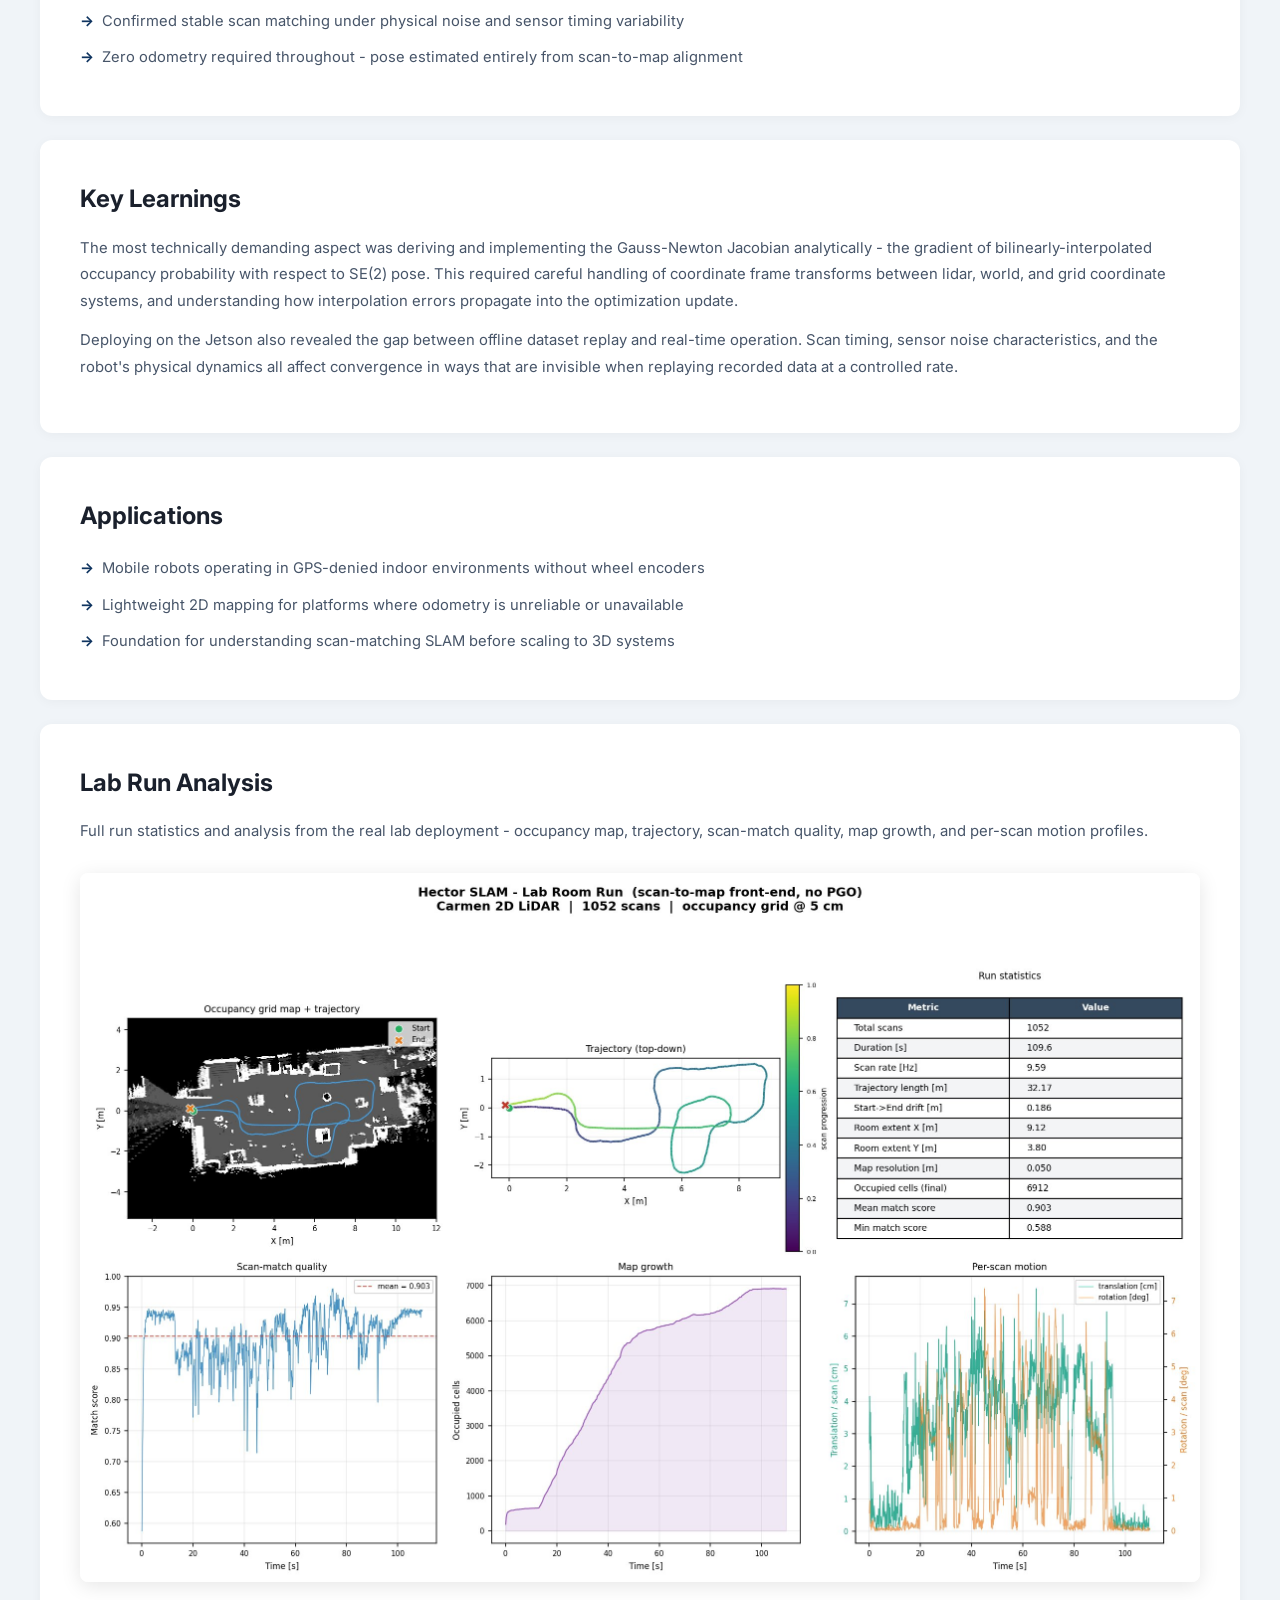
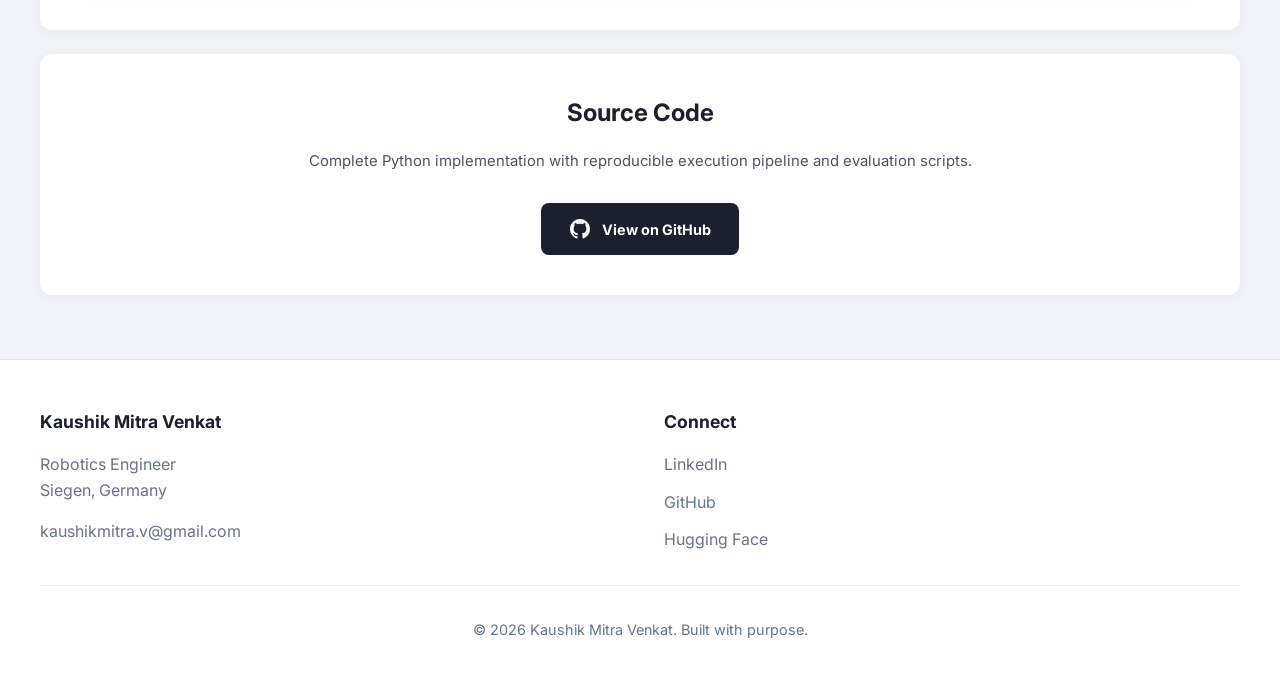
<file: project-hector.html>
<!DOCTYPE html>
<html lang="en">
<head>
    <meta charset="UTF-8">
    <meta name="viewport" content="width=device-width, initial-scale=1.0">
    <title>Hector SLAM | Kaushik Mitra Venkat</title>
    <link rel="stylesheet" href="styles.css">
    <style>
        .project-hero-banner { background: linear-gradient(135deg, #1a1a2e 0%, #16213e 50%, #0f3460 100%); padding: 4rem 0; color: white; }
        .project-hero-banner h1 { font-size: 2.6rem; font-weight: 700; margin-bottom: 0.75rem; line-height: 1.2; letter-spacing: -0.5px; }
        .project-hero-banner .subtitle { font-size: 1.05rem; opacity: 0.88; margin-bottom: 1.8rem; }
        .meta-bar { display: flex; gap: 0.75rem; flex-wrap: wrap; }
        .meta-tag { background: rgba(255,255,255,0.15); color: white; padding: 0.4rem 1rem; border-radius: 4px; font-size: 0.8rem; font-weight: 600; border: 1px solid rgba(255,255,255,0.25); }
        .back-link { display: inline-flex; align-items: center; gap: 0.4rem; color: white; opacity: 0.8; text-decoration: none; font-weight: 600; font-size: 0.88rem; margin-bottom: 2rem; transition: opacity 0.2s; }
        .back-link:hover { opacity: 1; }
        .demo-block { background: white; padding: 2.5rem; border-radius: 12px; margin: 3rem 0 2rem; box-shadow: 0 2px 12px rgba(0,0,0,0.06); }
        .demo-block h2 { font-size: 1.5rem; font-weight: 700; color: #1a202c; margin-bottom: 1.5rem; }
        .demo-media { width: 100%; border-radius: 8px; box-shadow: 0 4px 20px rgba(0,0,0,0.12); }
        .demo-caption { text-align: center; margin-top: 1rem; color: #64748b; font-size: 0.88rem; font-style: italic; }
        .content-block { background: white; padding: 2.5rem; border-radius: 12px; margin-bottom: 1.5rem; box-shadow: 0 2px 12px rgba(0,0,0,0.04); }
        .content-block h2 { font-size: 1.5rem; font-weight: 700; color: #1a202c; margin-bottom: 1rem; }
        .content-block h3 { font-size: 1.05rem; font-weight: 700; color: #1a202c; margin: 1.5rem 0 0.6rem; }
        .content-block p { font-size: 0.93rem; color: #475569; line-height: 1.8; margin-bottom: 0.75rem; }
        .tech-grid { display: grid; grid-template-columns: repeat(auto-fit, minmax(175px, 1fr)); gap: 1rem; margin-top: 1rem; }
        .tech-item { background: #f8fafc; padding: 1.1rem; border-radius: 6px; border-left: 4px solid #0f3460; }
        .tech-item h4 { font-size: 0.88rem; font-weight: 700; color: #1a202c; margin-bottom: 0.3rem; }
        .tech-item p { font-size: 0.78rem; color: #64748b; margin: 0; line-height: 1.5; }
        .feature-list { list-style: none; padding: 0; }
        .feature-list li { padding: 0.4rem 0 0.4rem 1.4rem; position: relative; font-size: 0.92rem; color: #475569; line-height: 1.6; }
        .feature-list li::before { content: '→'; position: absolute; left: 0; color: #0f3460; font-weight: bold; }
        .summary-img { width: 100%; border-radius: 8px; box-shadow: 0 4px 20px rgba(0,0,0,0.1); margin-top: 1rem; }
        .github-btn { display: inline-flex; align-items: center; gap: 0.75rem; background: #1a202c; color: white; padding: 0.9rem 1.8rem; border-radius: 8px; text-decoration: none; font-weight: 700; font-size: 0.9rem; transition: all 0.25s; margin-top: 1rem; }
        .github-btn:hover { background: #2d3748; transform: translateY(-1px); }
    </style>
</head>
<body>
    <nav>
        <div class="container">
            <div class="logo">kaushik.github.io</div>
            <ul class="nav-links">
                <li><a href="index.html">Home</a></li>
                <li><a href="projects.html">Projects</a></li>
                <li><a href="about.html">About</a></li>
                <li><a href="index.html#contact">Contact</a></li>
            </ul>
        </div>
    </nav>

    <section class="project-hero-banner">
        <div class="container">
            <a href="projects.html" class="back-link">← Back to Projects</a>
            <h1>Hector SLAM in Python with Pose-Graph Optimization</h1>
            <p class="subtitle">Scan-to-map SLAM with multi-resolution Gauss-Newton matching and offline pose-graph optimization - validated in real-time on a Jetson-powered mobile robot</p>
            <div class="meta-bar">
                <span class="meta-tag">Hector SLAM</span>
                <span class="meta-tag">Gauss-Newton</span>
                <span class="meta-tag">Pose-Graph Optimization</span>
                <span class="meta-tag">Occupancy Grid</span>
                <span class="meta-tag">NVIDIA Jetson</span>
                <span class="meta-tag">Real-Time</span>
            </div>
        </div>
    </section>

    <section class="container">
        <div class="demo-block">
            <h2>Live Demo - Lab Room Mapping</h2>
            <img src="assets/projects/hector_slam.gif" alt="Hector SLAM Live Mapping Demo" class="demo-media">
            <p class="demo-caption">Real-time occupancy grid map building on the Jetpack AI Racer - trajectory (left) and incremental scan integration (right) as the robot navigates the lab space</p>
        </div>
    </section>

    <section class="container">

        <div class="content-block">
            <h2>Overview</h2>
            <p>A Python implementation of Hector SLAM extended with pose-graph optimization. The system builds an occupancy grid map by iteratively matching 2D LiDAR scans against the current map using Gauss-Newton optimization across a multi-resolution pyramid - without requiring any wheel odometry. Evaluated on the Freiburg CARMEN benchmark and validated in real-time on a Jetpack AI Racer mobile robot powered by a NVIDIA Jetson board, confirming the implementation handles real sensor data and physical noise beyond offline datasets.</p>
        </div>

        <div class="content-block">
            <h2>Why This Problem</h2>
            <p>Hector SLAM is one of the most elegant formulations in 2D LiDAR SLAM. It requires no wheel odometry and operates purely on scan-to-map alignment. Building the pipeline directly in Python, rather than wrapping an existing ROS implementation, requires understanding every component in depth: how occupancy grids encode spatial belief, why multi-resolution pyramids are necessary for robust convergence, how the Gauss-Newton update is derived from the scan-alignment energy, and what happens to trajectory consistency when pose-graph optimization corrects accumulated drift over long runs.</p>
        </div>

        <div class="content-block">
            <h2>Technical Implementation</h2>

            <h3>Scan Matching Front-End</h3>
            <p>Each incoming LiDAR scan is aligned to the current occupancy grid by minimizing E = sum(1 - M(p_i_world))^2, where M is the bilinearly-interpolated occupancy probability at each scan endpoint. The Gauss-Newton update requires the Jacobian of map occupancy with respect to pose [x, y, theta], computed analytically using spatial gradients of the probability grid. Levenberg-Marquardt damping stabilizes optimization when the Hessian approximation is poorly conditioned during fast rotation or low-overlap scans.</p>

            <h3>Multi-Resolution Pyramid</h3>
            <p>Scan matching runs coarse-to-fine across a pyramid of occupancy grids at decreasing resolutions. Coarse levels capture large initial pose uncertainty; fine levels refine alignment precisely. This prevents convergence to local minima during fast robot turns or in corridors where the scan provides weak rotational constraint.</p>

            <h3>Occupancy Grid Update</h3>
            <p>After each scan alignment, the map is updated via log-odds occupancy integration. Free cells along each ray are decremented and occupied cells at scan endpoints are incremented using Bresenham raycast - the same update rule as the original Hector SLAM formulation.</p>

            <h3>Pose-Graph Optimization</h3>
            <p>After the full trajectory is computed, relative pose constraints are loaded from the benchmark dataset. Pairs of poses within a configurable time threshold are connected as loop closure edges. The pose graph is then optimized using a sparse SciPy solver to minimize constraint violations across all edges - correcting accumulated drift and producing a globally consistent trajectory.</p>

            <h3>Real-Time Validation on Jetpack AI Racer</h3>
            <p>Beyond benchmark evaluation, the framework was deployed and validated in real-time on a Jetpack AI Racer mobile robot equipped with a 2D LiDAR and powered by a NVIDIA Jetson onboard computer. The lab room run shown in the demo demonstrates the system building an occupancy grid map live as the robot navigates the space, confirming that the implementation handles real sensor data, timing variability, and physical noise under real-world conditions.</p>

            <h3>Technology Stack</h3>
            <div class="tech-grid">
                <div class="tech-item"><h4>Python / NumPy / SciPy</h4><p>Core implementation, Gauss-Newton solver, sparse PGO</p></div>
                <div class="tech-item"><h4>Occupancy Grid Mapping</h4><p>Log-odds Bayesian update with Bresenham raycast</p></div>
                <div class="tech-item"><h4>Multi-Res Pyramid</h4><p>Coarse-to-fine scan matching for robust convergence</p></div>
                <div class="tech-item"><h4>NVIDIA Jetson</h4><p>Onboard compute for real-time deployment on Jetpack AI Racer</p></div>
                <div class="tech-item"><h4>Carmen 2D LiDAR</h4><p>Sensor input for both benchmark and real-time runs</p></div>
                <div class="tech-item"><h4>Freiburg CARMEN</h4><p>Benchmark dataset for quantitative PGO evaluation</p></div>
            </div>
        </div>

        <div class="content-block">
            <h2>Real-Time Deployment</h2>
            <ul class="feature-list">
                <li>Deployed on Jetpack AI Racer mobile robot with NVIDIA Jetson onboard computer</li>
                <li>Real-time occupancy grid mapping from live 2D LiDAR data in the lab environment</li>
                <li>Confirmed stable scan matching under physical noise and sensor timing variability</li>
                <li>Zero odometry required throughout - pose estimated entirely from scan-to-map alignment</li>
            </ul>
        </div>

        <div class="content-block">
            <h2>Key Learnings</h2>
            <p>The most technically demanding aspect was deriving and implementing the Gauss-Newton Jacobian analytically - the gradient of bilinearly-interpolated occupancy probability with respect to SE(2) pose. This required careful handling of coordinate frame transforms between lidar, world, and grid coordinate systems, and understanding how interpolation errors propagate into the optimization update.</p>
            <p>Deploying on the Jetson also revealed the gap between offline dataset replay and real-time operation. Scan timing, sensor noise characteristics, and the robot's physical dynamics all affect convergence in ways that are invisible when replaying recorded data at a controlled rate.</p>
        </div>

        <div class="content-block">
            <h2>Applications</h2>
            <ul class="feature-list">
                <li>Mobile robots operating in GPS-denied indoor environments without wheel encoders</li>
                <li>Lightweight 2D mapping for platforms where odometry is unreliable or unavailable</li>
                <li>Foundation for understanding scan-matching SLAM before scaling to 3D systems</li>
            </ul>
        </div>

        <div class="content-block">
            <h2>Lab Run Analysis</h2>
            <p>Full run statistics and analysis from the real lab deployment - occupancy map, trajectory, scan-match quality, map growth, and per-scan motion profiles.</p>
            <img src="assets/projects/hector_summary.png" alt="Hector SLAM Lab Run Summary" class="summary-img">
        </div>

        <div class="content-block" style="text-align:center;">
            <h2>Source Code</h2>
            <p>Complete Python implementation with reproducible execution pipeline and evaluation scripts.</p>
            <a href="https://github.com/Kaushik-DIY/Hector_SLAM-PY" target="_blank" class="github-btn">
                <svg width="20" height="20" viewBox="0 0 24 24" fill="currentColor"><path d="M12 0c-6.626 0-12 5.373-12 12 0 5.302 3.438 9.8 8.207 11.387.599.111.793-.261.793-.577v-2.234c-3.338.726-4.033-1.416-4.033-1.416-.546-1.387-1.333-1.756-1.333-1.756-1.089-.745.083-.729.083-.729 1.205.084 1.839 1.237 1.839 1.237 1.07 1.834 2.807 1.304 3.492.997.107-.775.418-1.305.762-1.604-2.665-.305-5.467-1.334-5.467-5.931 0-1.311.469-2.381 1.236-3.221-.124-.303-.535-1.524.117-3.176 0 0 1.008-.322 3.301 1.23.957-.266 1.983-.399 3.003-.404 1.02.005 2.047.138 3.006.404 2.291-1.552 3.297-1.23 3.297-1.23.653 1.653.242 2.874.118 3.176.77.84 1.235 1.911 1.235 3.221 0 4.609-2.807 5.624-5.479 5.921.43.372.823 1.102.823 2.222v3.293c0 .319.192.694.801.576 4.765-1.589 8.199-6.086 8.199-11.386 0-6.627-5.373-12-12-12z"/></svg>
                View on GitHub
            </a>
        </div>

    </section>

    <footer>
        <div class="container">
            <div class="footer-content">
                <div class="footer-section">
                    <h3>Kaushik Mitra Venkat</h3>
                    <p style="color:#64748b;margin-top:0.5rem;">Robotics Engineer<br>Siegen, Germany</p>
                    <div class="footer-links" style="margin-top:1rem;"><a href="mailto:kaushikmitra.v@gmail.com">kaushikmitra.v@gmail.com</a></div>
                </div>
                <div class="footer-section">
                    <h3>Connect</h3>
                    <div class="footer-links">
                        <a href="https://www.linkedin.com/in/kaushikmitra23/" target="_blank">LinkedIn</a>
                        <a href="https://github.com/Kaushik-DIY" target="_blank">GitHub</a>
                        <a href="https://huggingface.co/Kaushik23" target="_blank">Hugging Face</a>
                    </div>
                </div>
            </div>
            <div class="footer-bottom"><p>© 2026 Kaushik Mitra Venkat. Built with purpose.</p></div>
        </div>
    </footer>
</body>
</html>
</file>
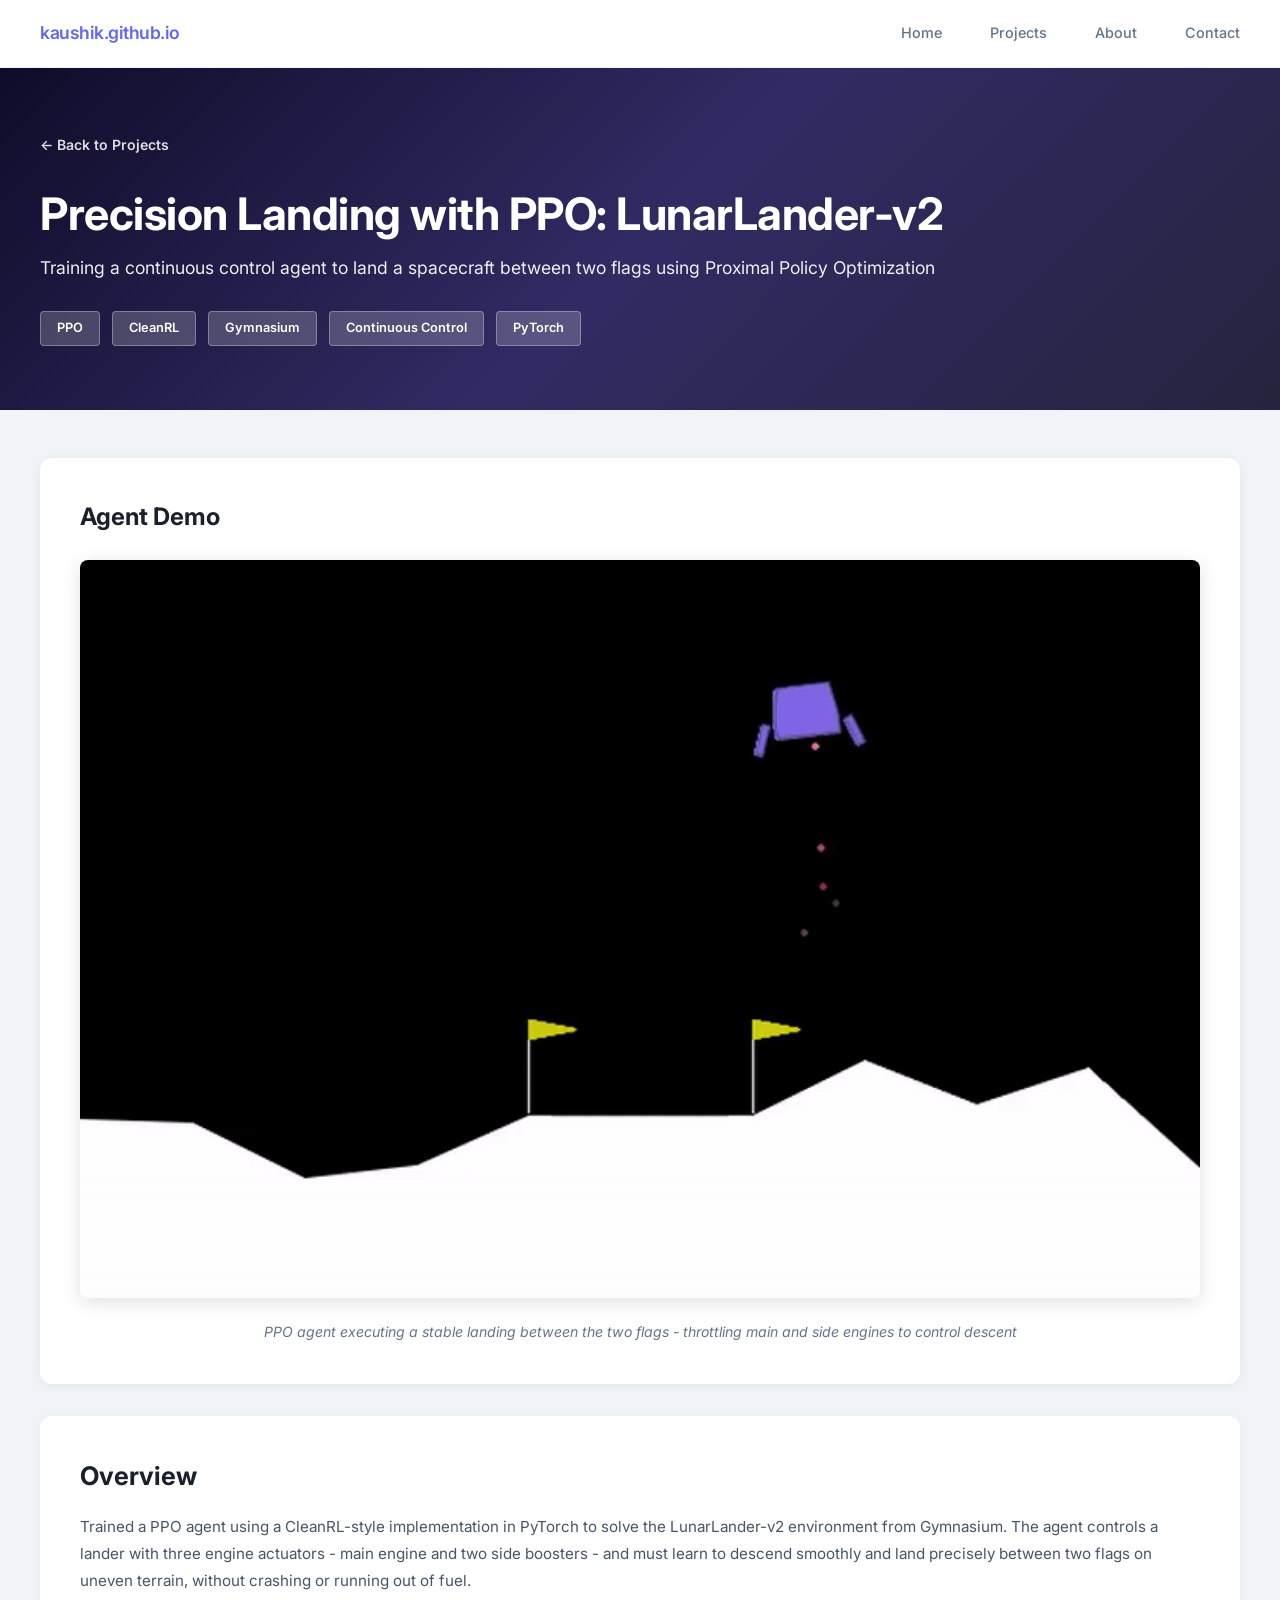
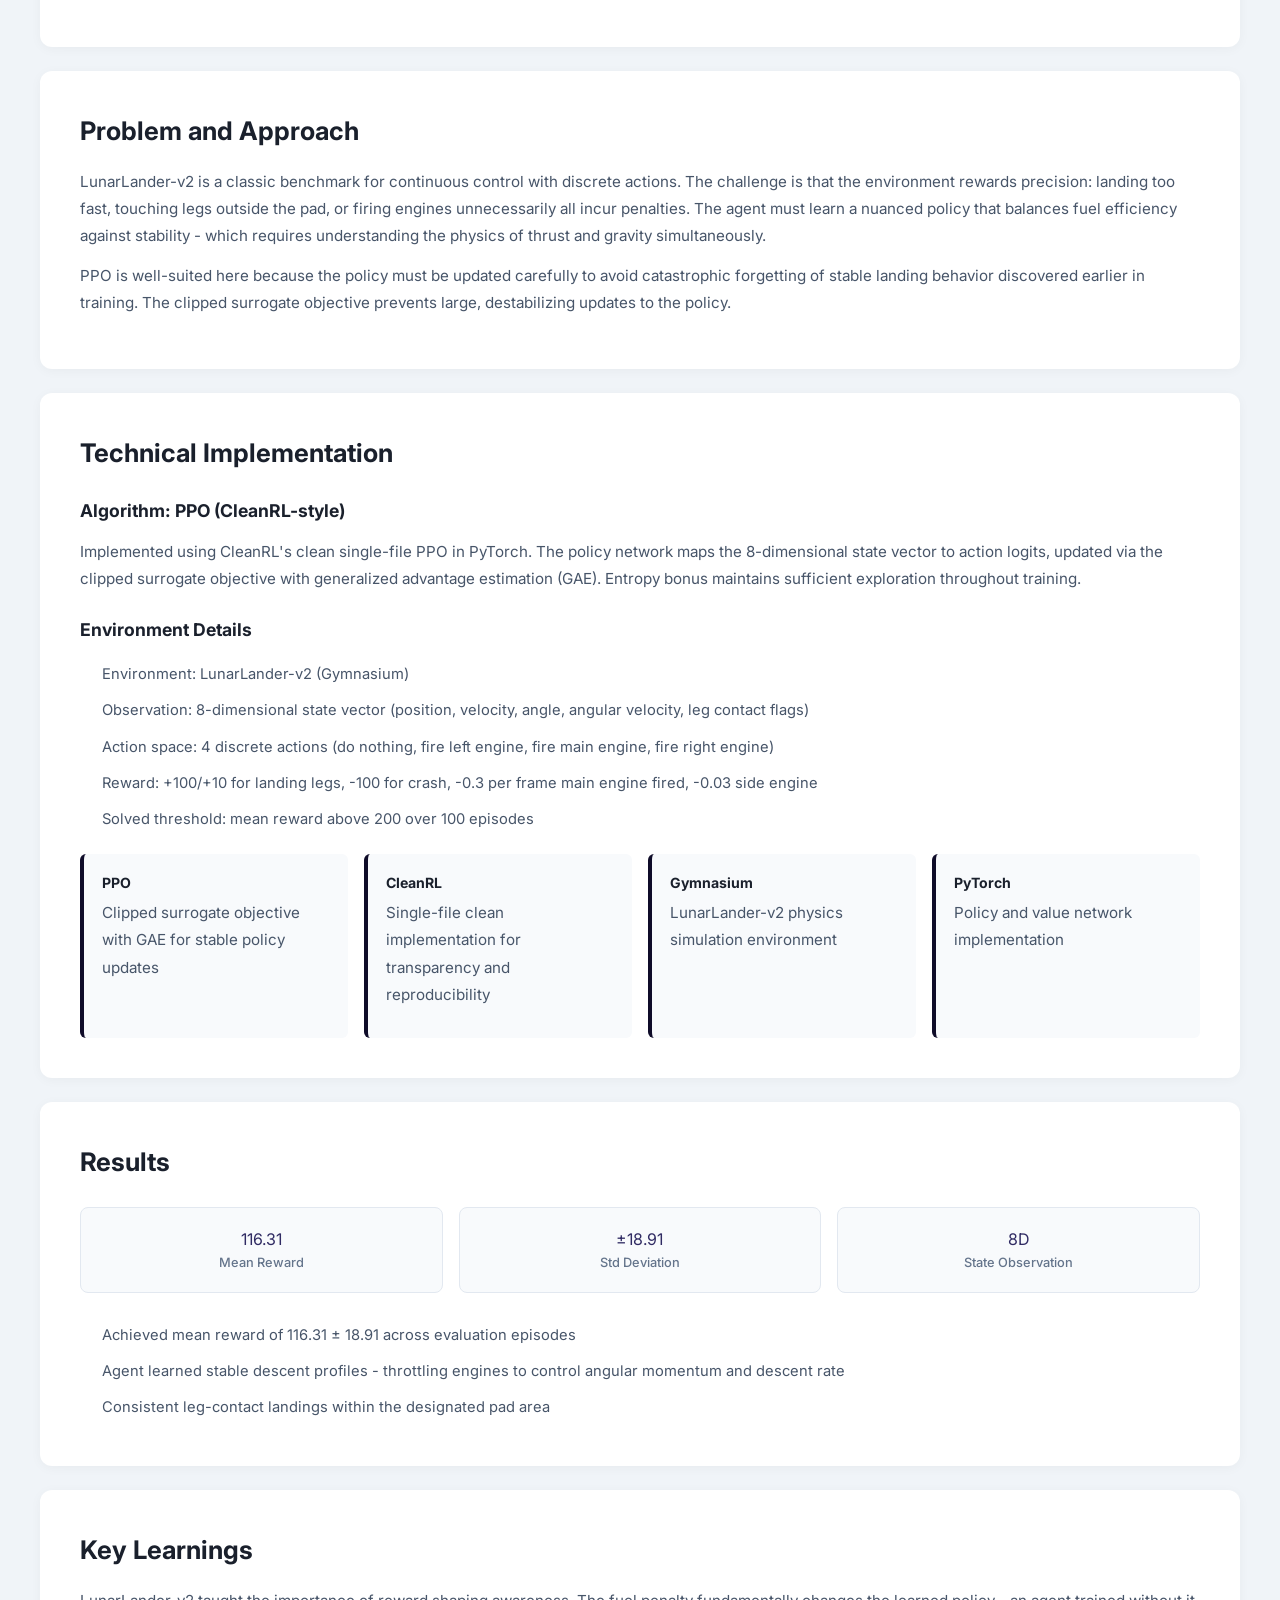
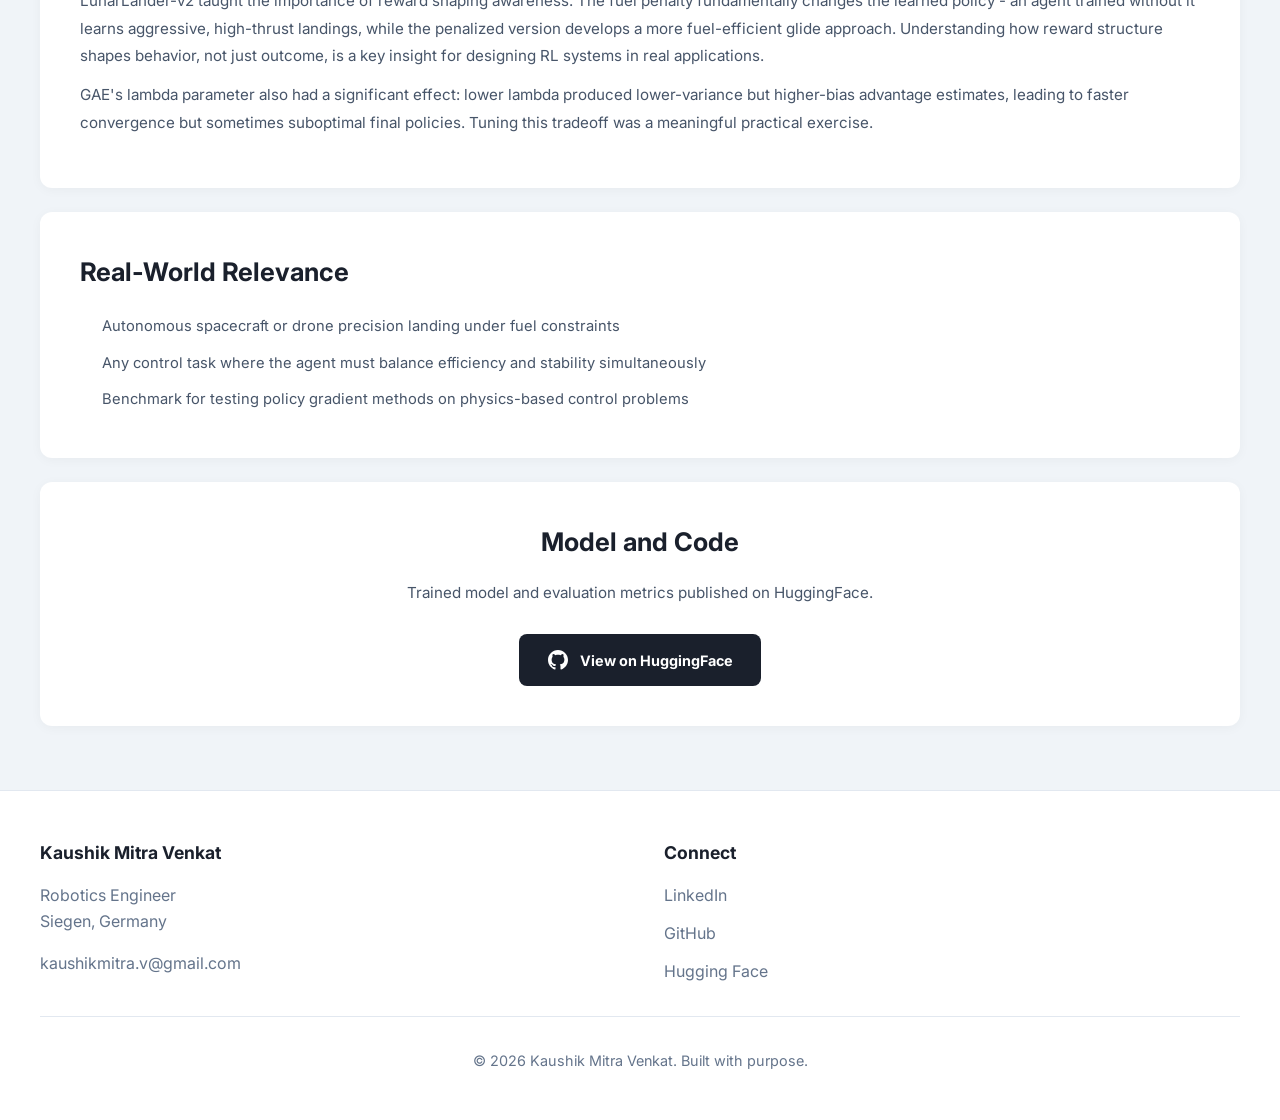
<file: project-lunarlander.html>
<!DOCTYPE html>
<html lang="en">
<head>
    <meta charset="UTF-8">
    <meta name="viewport" content="width=device-width, initial-scale=1.0">
    <title>Precision Landing | Kaushik Mitra Venkat</title>
    <link rel="stylesheet" href="styles.css">
    <style>
        .project-hero-banner { background: linear-gradient(135deg, #0f0c29 0%, #302b63 50%, #24243e 100%); }
        .tech-item { background: #f8fafc; padding: 1.1rem; border-radius: 6px; border-left: 4px solid #0f0c29; }
        .tech-item h4 { font-size: 0.88rem; font-weight: 700; color: #1a202c; margin-bottom: 0.3rem; }
        .tech-item p { font-size: 0.78rem; color: #64748b; margin: 0; line-height: 1.5; }
        .feature-list li::before { color: #0f0c29; }
        
        .project-hero-banner { padding: 4rem 0; color: white; }
        .project-hero-banner h1 { font-size: 2.8rem; font-weight: 700; margin-bottom: 0.75rem; line-height: 1.2; letter-spacing: -0.5px; }
        .project-hero-banner .subtitle { font-size: 1.1rem; opacity: 0.92; margin-bottom: 1.8rem; }
        .meta-bar { display: flex; gap: 0.75rem; flex-wrap: wrap; }
        .meta-tag { background: rgba(255,255,255,0.2); color: white; padding: 0.4rem 1rem; border-radius: 4px; font-size: 0.8rem; font-weight: 600; border: 1px solid rgba(255,255,255,0.3); }
        .demo-block { background: white; padding: 2.5rem; border-radius: 12px; margin: 3rem 0 2rem; box-shadow: 0 2px 12px rgba(0,0,0,0.06); }
        .demo-block h2 { font-size: 1.5rem; font-weight: 700; color: #1a202c; margin-bottom: 1.5rem; }
        .demo-media { width: 100%; border-radius: 8px; box-shadow: 0 4px 20px rgba(0,0,0,0.12); }
        .demo-caption { text-align: center; margin-top: 1rem; color: #64748b; font-size: 0.88rem; font-style: italic; }
        .content-block { background: white; padding: 2.5rem; border-radius: 12px; margin-bottom: 1.5rem; box-shadow: 0 2px 12px rgba(0,0,0,0.04); }
        .content-block h2 { font-size: 1.6rem; font-weight: 700; color: #1a202c; margin-bottom: 1rem; }
        .content-block h3 { font-size: 1.1rem; font-weight: 700; color: #1a202c; margin: 1.5rem 0 0.75rem; }
        .content-block p { font-size: 0.95rem; color: #475569; line-height: 1.8; margin-bottom: 0.75rem; }
        .tech-grid { display: grid; grid-template-columns: repeat(auto-fit, minmax(180px, 1fr)); gap: 1rem; margin-top: 1rem; }
        .results-row { display: grid; grid-template-columns: repeat(auto-fit, minmax(160px, 1fr)); gap: 1rem; margin: 1.5rem 0; }
        .result-card { background: #f8fafc; border: 1px solid #e2e8f0; border-radius: 8px; padding: 1.2rem; text-align: center; }
        .result-label { font-size: 0.8rem; color: #64748b; font-weight: 500; }
        .feature-list { list-style: none; padding: 0; }
        .feature-list li { padding: 0.4rem 0 0.4rem 1.4rem; position: relative; font-size: 0.92rem; color: #475569; line-height: 1.6; }
        .github-btn { display: inline-flex; align-items: center; gap: 0.75rem; background: #1a202c; color: white; padding: 0.9rem 1.8rem; border-radius: 8px; text-decoration: none; font-weight: 700; font-size: 0.9rem; transition: all 0.25s; margin-top: 1rem; }
        .github-btn:hover { background: #2d3748; transform: translateY(-1px); }
        .back-link { display: inline-flex; align-items: center; gap: 0.4rem; color: white; opacity: 0.85; text-decoration: none; font-weight: 600; font-size: 0.88rem; margin-bottom: 2rem; }
        .back-link:hover { opacity: 1; }

    </style>
</head>
<body>
    <nav>
        <div class="container">
            <div class="logo">kaushik.github.io</div>
            <ul class="nav-links">
                <li><a href="index.html">Home</a></li>
                <li><a href="projects.html">Projects</a></li>
                <li><a href="about.html">About</a></li>
                <li><a href="index.html#contact">Contact</a></li>
            </ul>
        </div>
    </nav>
    <section class="project-hero-banner">
        <div class="container">
            <a href="projects.html" class="back-link">← Back to Projects</a>
            <h1>Precision Landing with PPO: LunarLander-v2</h1>
            <p class="subtitle">Training a continuous control agent to land a spacecraft between two flags using Proximal Policy Optimization</p>
            <div class="meta-bar"><span class="meta-tag">PPO</span><span class="meta-tag">CleanRL</span><span class="meta-tag">Gymnasium</span><span class="meta-tag">Continuous Control</span><span class="meta-tag">PyTorch</span></div>
        </div>
    </section>
    <section class="container">
        <div class="demo-block">
            <h2>Agent Demo</h2>
            <img src="assets/projects/rl/lunar_lander.gif" alt="Precision Landing with PPO: LunarLander-v2 Demo" class="demo-media">
            <p class="demo-caption">PPO agent executing a stable landing between the two flags - throttling main and side engines to control descent</p>
        </div>
    </section>
    <section class="container">
        <div class="content-block"><h2>Overview</h2><p>Trained a PPO agent using a CleanRL-style implementation in PyTorch to solve the LunarLander-v2 environment from Gymnasium. The agent controls a lander with three engine actuators - main engine and two side boosters - and must learn to descend smoothly and land precisely between two flags on uneven terrain, without crashing or running out of fuel.</p></div>
        <div class="content-block"><h2>Problem and Approach</h2><p>LunarLander-v2 is a classic benchmark for continuous control with discrete actions. The challenge is that the environment rewards precision: landing too fast, touching legs outside the pad, or firing engines unnecessarily all incur penalties. The agent must learn a nuanced policy that balances fuel efficiency against stability - which requires understanding the physics of thrust and gravity simultaneously.</p><p>PPO is well-suited here because the policy must be updated carefully to avoid catastrophic forgetting of stable landing behavior discovered earlier in training. The clipped surrogate objective prevents large, destabilizing updates to the policy.</p></div>
        <div class="content-block"><h2>Technical Implementation</h2><h3>Algorithm: PPO (CleanRL-style)</h3>
            <p>Implemented using CleanRL's clean single-file PPO in PyTorch. The policy network maps the 8-dimensional state vector to action logits, updated via the clipped surrogate objective with generalized advantage estimation (GAE). Entropy bonus maintains sufficient exploration throughout training.</p>
            <h3>Environment Details</h3>
            <ul class="feature-list">
                <li>Environment: LunarLander-v2 (Gymnasium)</li>
                <li>Observation: 8-dimensional state vector (position, velocity, angle, angular velocity, leg contact flags)</li>
                <li>Action space: 4 discrete actions (do nothing, fire left engine, fire main engine, fire right engine)</li>
                <li>Reward: +100/+10 for landing legs, -100 for crash, -0.3 per frame main engine fired, -0.03 side engine</li>
                <li>Solved threshold: mean reward above 200 over 100 episodes</li>
            </ul>
            <div class="tech-grid">
                <div class="tech-item"><h4>PPO</h4><p>Clipped surrogate objective with GAE for stable policy updates</p></div>
                <div class="tech-item"><h4>CleanRL</h4><p>Single-file clean implementation for transparency and reproducibility</p></div>
                <div class="tech-item"><h4>Gymnasium</h4><p>LunarLander-v2 physics simulation environment</p></div>
                <div class="tech-item"><h4>PyTorch</h4><p>Policy and value network implementation</p></div>
            </div></div>
        <div class="content-block">
            <h2>Results</h2>
            <div class="results-row"><div class="result-card"><div class="result-value" style="color:#302b63">116.31</div><div class="result-label">Mean Reward</div></div><div class="result-card"><div class="result-value" style="color:#302b63">±18.91</div><div class="result-label">Std Deviation</div></div><div class="result-card"><div class="result-value" style="color:#302b63">8D</div><div class="result-label">State Observation</div></div></div>
            <ul class="feature-list"><li>Achieved mean reward of 116.31 ± 18.91 across evaluation episodes</li><li>Agent learned stable descent profiles - throttling engines to control angular momentum and descent rate</li><li>Consistent leg-contact landings within the designated pad area</li></ul>
        </div>
        <div class="content-block"><h2>Key Learnings</h2><p>LunarLander-v2 taught the importance of reward shaping awareness. The fuel penalty fundamentally changes the learned policy - an agent trained without it learns aggressive, high-thrust landings, while the penalized version develops a more fuel-efficient glide approach. Understanding how reward structure shapes behavior, not just outcome, is a key insight for designing RL systems in real applications.</p><p>GAE's lambda parameter also had a significant effect: lower lambda produced lower-variance but higher-bias advantage estimates, leading to faster convergence but sometimes suboptimal final policies. Tuning this tradeoff was a meaningful practical exercise.</p></div>
        <div class="content-block"><h2>Real-World Relevance</h2><ul class="feature-list"><li>Autonomous spacecraft or drone precision landing under fuel constraints</li><li>Any control task where the agent must balance efficiency and stability simultaneously</li><li>Benchmark for testing policy gradient methods on physics-based control problems</li></ul></div>
        <div class="content-block" style="text-align:center;">
            <h2>Model and Code</h2>
            <p>Trained model and evaluation metrics published on HuggingFace.</p>
            <a href="https://huggingface.co/Kaushik23/LunarLander-v2" target="_blank" class="github-btn">
                <svg width="20" height="20" viewBox="0 0 24 24" fill="currentColor"><path d="M12 0c-6.626 0-12 5.373-12 12 0 5.302 3.438 9.8 8.207 11.387.599.111.793-.261.793-.577v-2.234c-3.338.726-4.033-1.416-4.033-1.416-.546-1.387-1.333-1.756-1.333-1.756-1.089-.745.083-.729.083-.729 1.205.084 1.839 1.237 1.839 1.237 1.07 1.834 2.807 1.304 3.492.997.107-.775.418-1.305.762-1.604-2.665-.305-5.467-1.334-5.467-5.931 0-1.311.469-2.381 1.236-3.221-.124-.303-.535-1.524.117-3.176 0 0 1.008-.322 3.301 1.23.957-.266 1.983-.399 3.003-.404 1.02.005 2.047.138 3.006.404 2.291-1.552 3.297-1.23 3.297-1.23.653 1.653.242 2.874.118 3.176.77.84 1.235 1.911 1.235 3.221 0 4.609-2.807 5.624-5.479 5.921.43.372.823 1.102.823 2.222v3.293c0 .319.192.694.801.576 4.765-1.589 8.199-6.086 8.199-11.386 0-6.627-5.373-12-12-12z"/></svg>
                View on HuggingFace
            </a>
        </div>
    </section>
    <footer>
        <div class="container">
            <div class="footer-content">
                <div class="footer-section">
                    <h3>Kaushik Mitra Venkat</h3>
                    <p style="color:#64748b;margin-top:0.5rem;">Robotics Engineer<br>Siegen, Germany</p>
                    <div class="footer-links" style="margin-top:1rem;"><a href="mailto:kaushikmitra.v@gmail.com">kaushikmitra.v@gmail.com</a></div>
                </div>
                <div class="footer-section">
                    <h3>Connect</h3>
                    <div class="footer-links">
                        <a href="https://www.linkedin.com/in/kaushikmitra23/" target="_blank">LinkedIn</a>
                        <a href="https://github.com/Kaushik-DIY" target="_blank">GitHub</a>
                        <a href="https://huggingface.co/Kaushik23" target="_blank">Hugging Face</a>
                    </div>
                </div>
            </div>
            <div class="footer-bottom"><p>© 2026 Kaushik Mitra Venkat. Built with purpose.</p></div>
        </div>
    </footer>
</body>
</html>
</file>
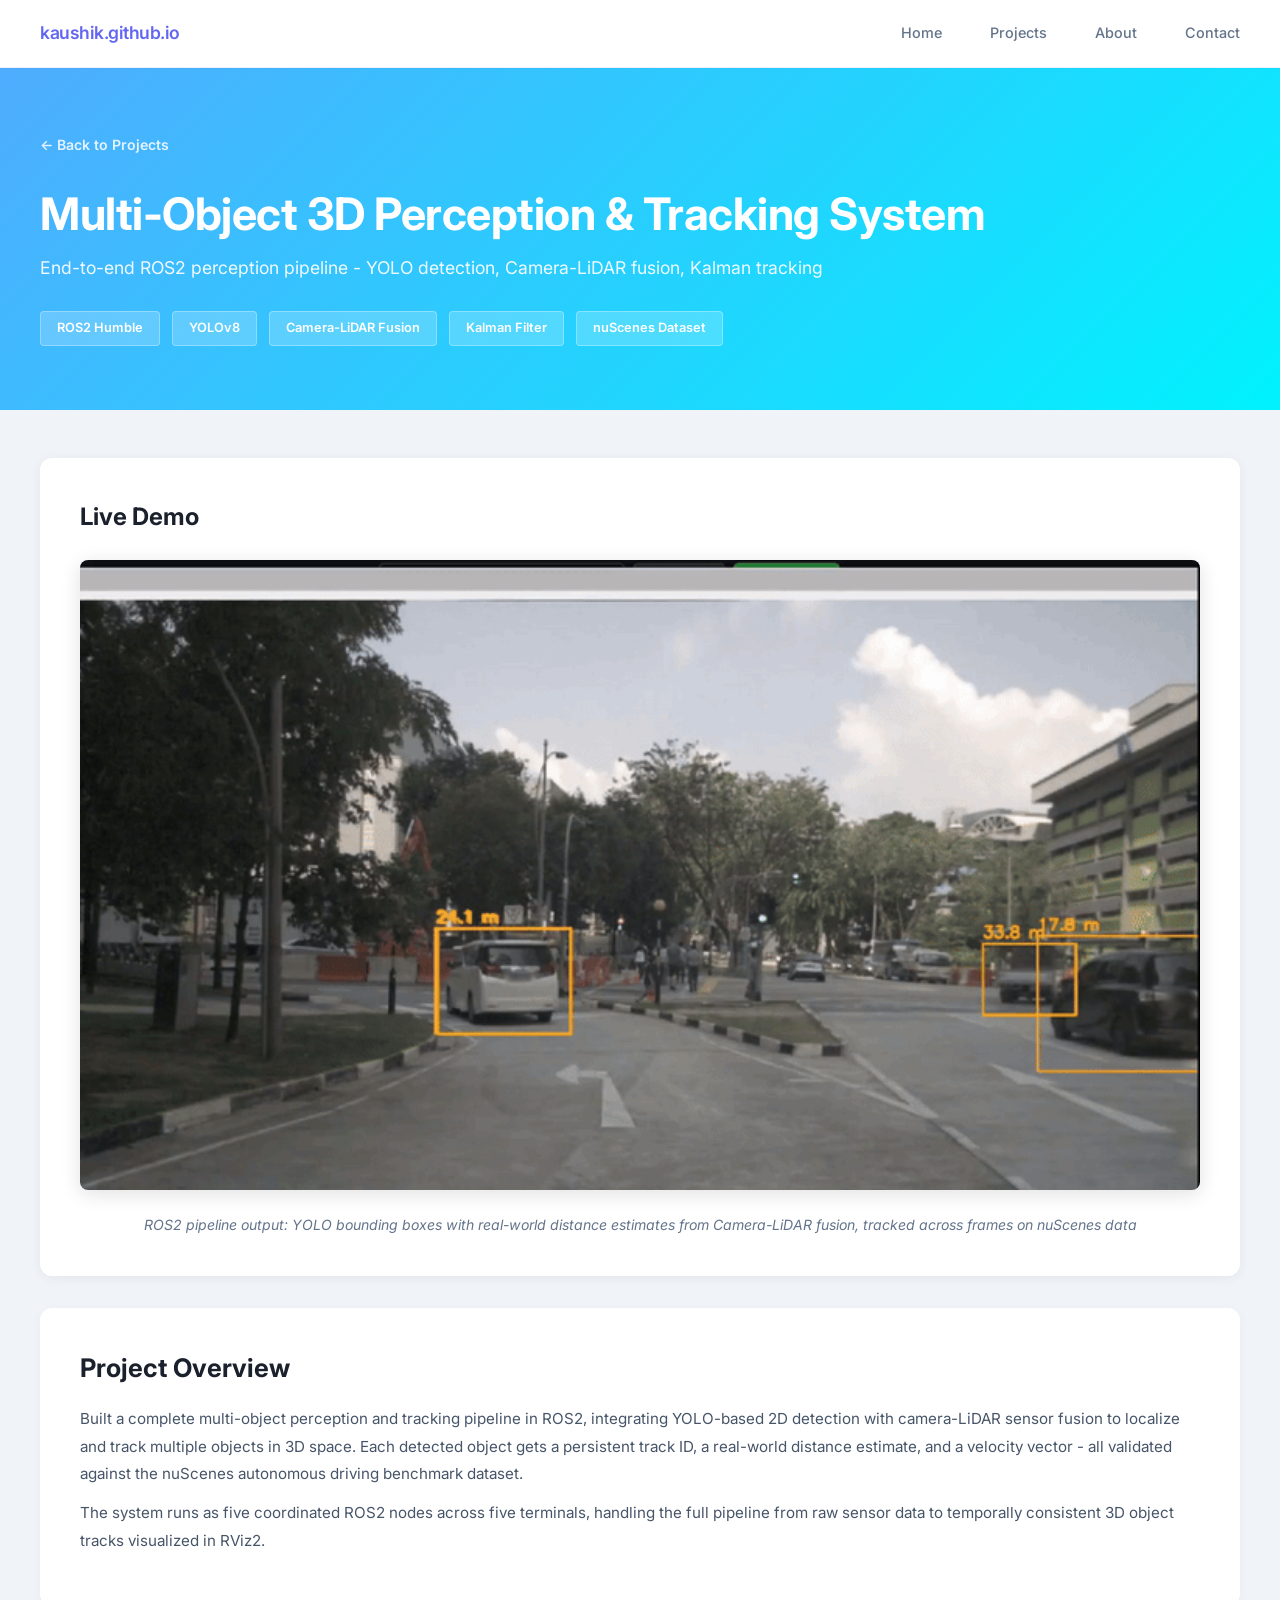
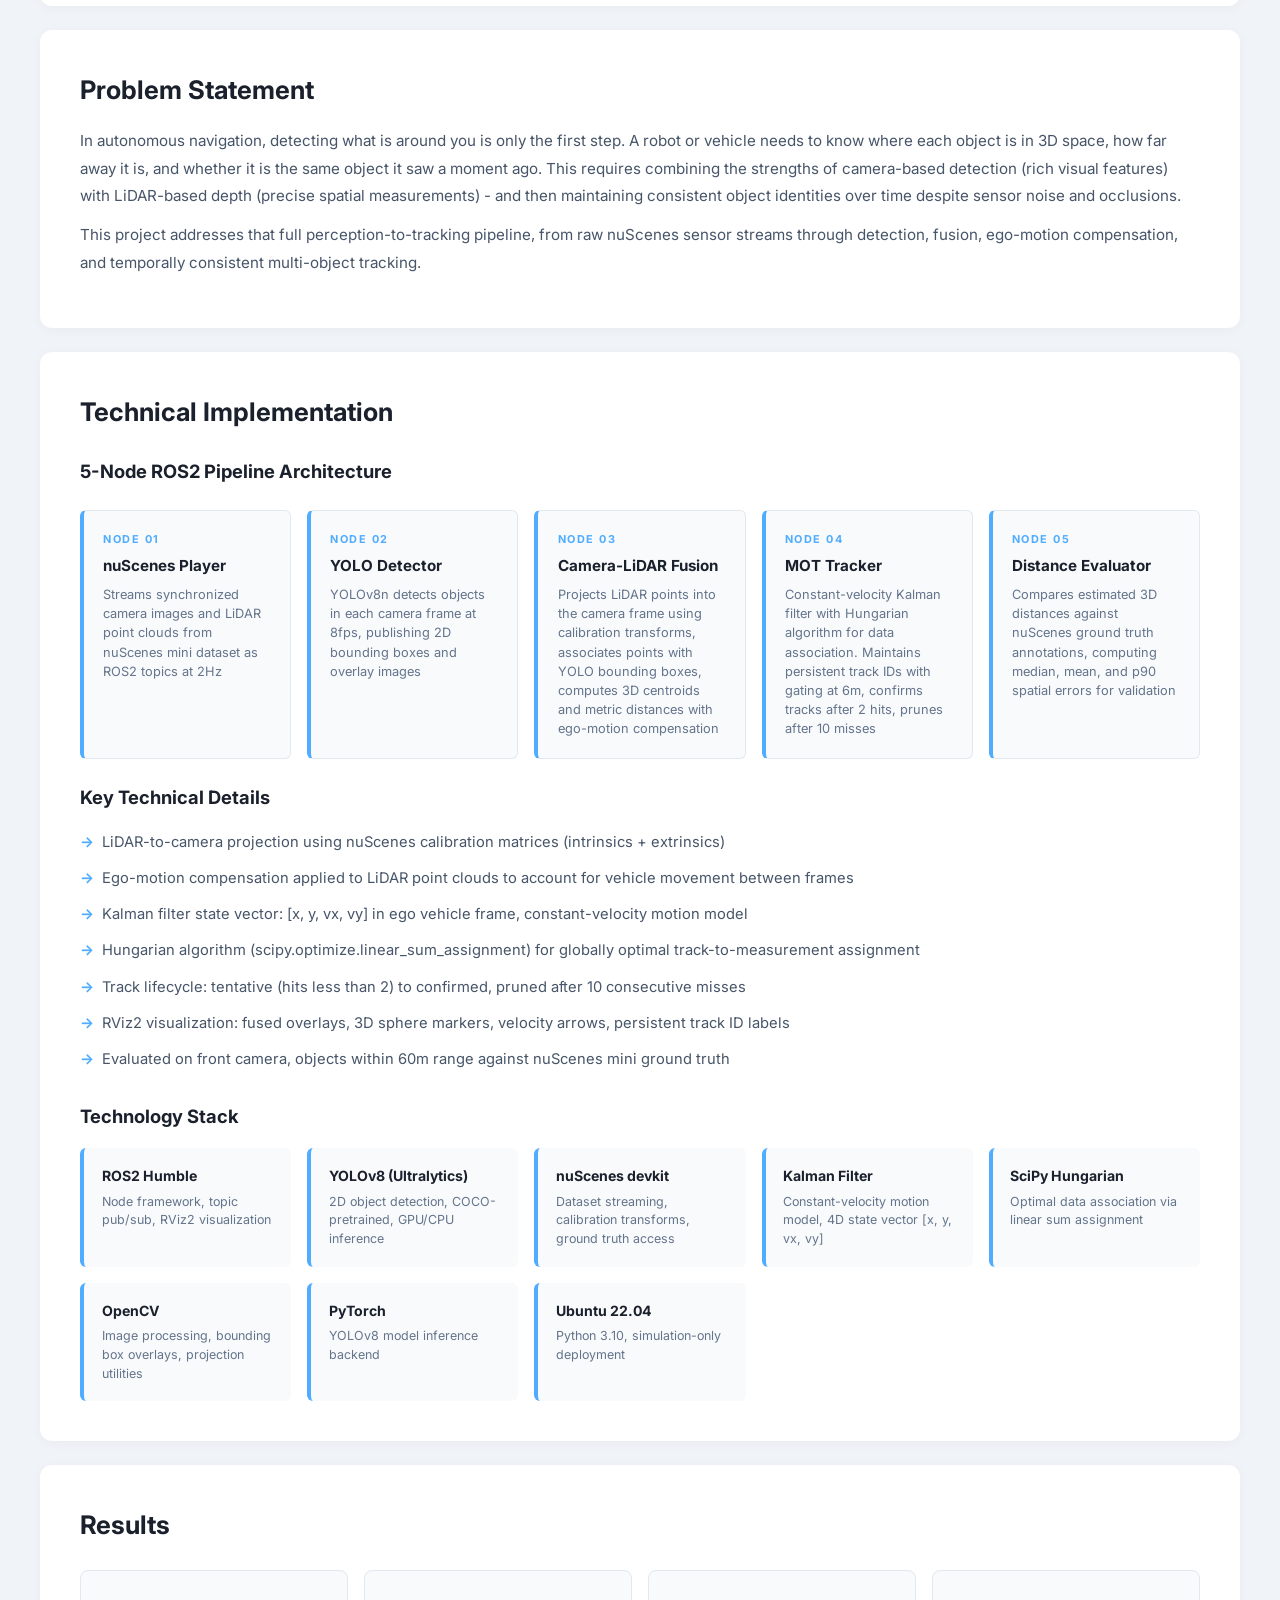
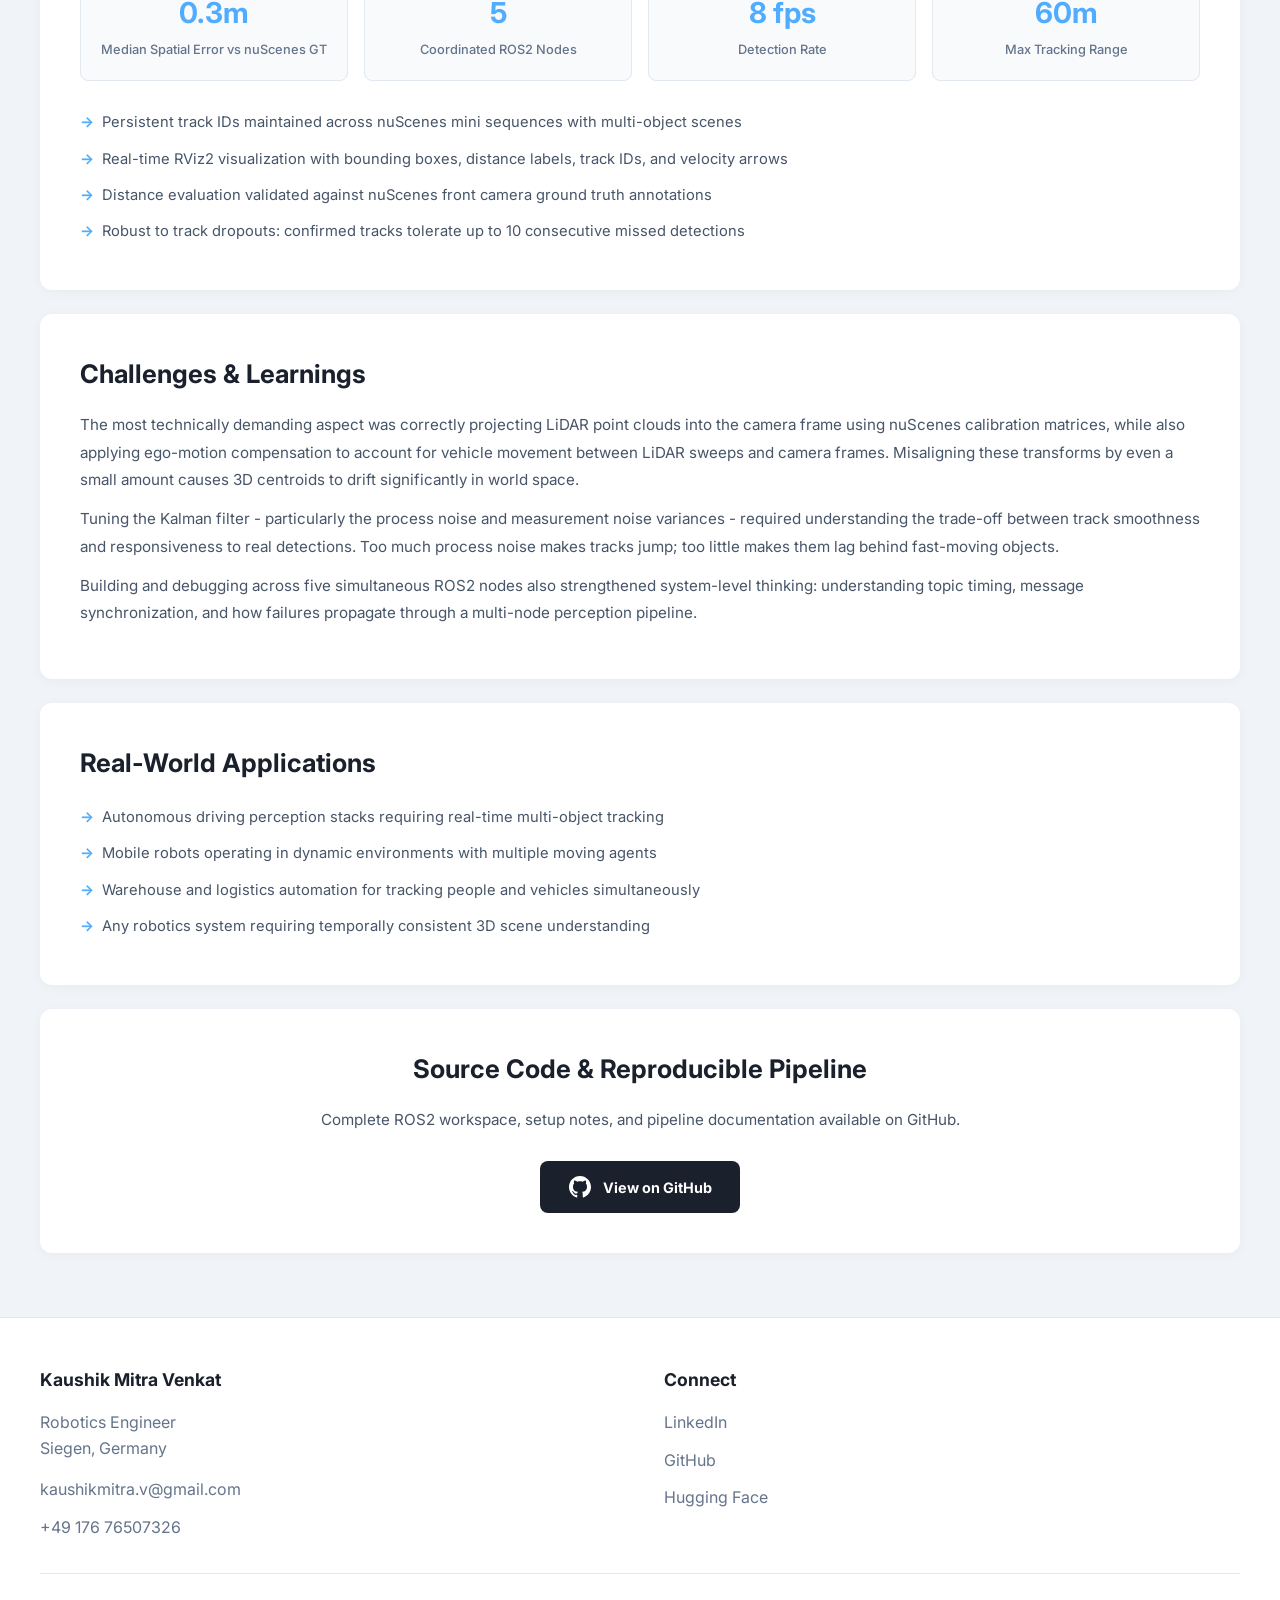
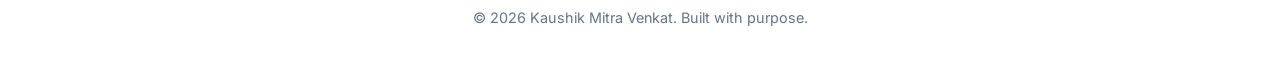
<file: project-mot.html>
<!DOCTYPE html>
<html lang="en">
<head>
    <meta charset="UTF-8">
    <meta name="viewport" content="width=device-width, initial-scale=1.0">
    <meta name="description" content="Multi-Object 3D Perception and Tracking System - ROS2, YOLOv8, Camera-LiDAR Fusion, Kalman Filter">
    <title>Multi-Object 3D Perception & Tracking | Kaushik Mitra Venkat</title>
    <link rel="stylesheet" href="styles.css">
    <style>
        .project-hero-banner {
            background: linear-gradient(135deg, #4facfe 0%, #00f2fe 100%);
            padding: 4rem 0;
            color: white;
        }

        .project-hero-banner h1 {
            font-size: 2.8rem;
            font-weight: 700;
            margin-bottom: 0.75rem;
            line-height: 1.2;
            letter-spacing: -0.5px;
        }

        .project-hero-banner .subtitle {
            font-size: 1.1rem;
            opacity: 0.92;
            margin-bottom: 1.8rem;
        }

        .meta-bar {
            display: flex;
            gap: 0.75rem;
            flex-wrap: wrap;
        }

        .meta-tag {
            background: rgba(255, 255, 255, 0.2);
            color: white;
            padding: 0.4rem 1rem;
            border-radius: 4px;
            font-size: 0.8rem;
            font-weight: 600;
            border: 1px solid rgba(255, 255, 255, 0.3);
        }

        .demo-block {
            background: white;
            padding: 2.5rem;
            border-radius: 12px;
            margin: 3rem 0 2rem 0;
            box-shadow: 0 2px 12px rgba(0, 0, 0, 0.06);
        }

        .demo-block h2 {
            font-size: 1.5rem;
            font-weight: 700;
            color: #1a202c;
            margin-bottom: 1.5rem;
        }

        .demo-media {
            width: 100%;
            border-radius: 8px;
            box-shadow: 0 4px 20px rgba(0, 0, 0, 0.12);
        }

        .demo-caption {
            text-align: center;
            margin-top: 1rem;
            color: #64748b;
            font-size: 0.88rem;
            font-style: italic;
        }

        .content-block {
            background: white;
            padding: 2.5rem;
            border-radius: 12px;
            margin-bottom: 1.5rem;
            box-shadow: 0 2px 12px rgba(0, 0, 0, 0.04);
        }

        .content-block h2 {
            font-size: 1.6rem;
            font-weight: 700;
            color: #1a202c;
            margin-bottom: 1rem;
        }

        .content-block h3 {
            font-size: 1.15rem;
            font-weight: 700;
            color: #1a202c;
            margin: 1.5rem 0 0.75rem;
        }

        .content-block p {
            font-size: 0.95rem;
            color: #475569;
            line-height: 1.8;
            margin-bottom: 0.75rem;
        }

        .pipeline-grid {
            display: grid;
            grid-template-columns: repeat(auto-fit, minmax(200px, 1fr));
            gap: 1rem;
            margin: 1.5rem 0;
        }

        .pipeline-node {
            background: #f8fafc;
            border: 1px solid #e2e8f0;
            border-left: 4px solid #4facfe;
            padding: 1.2rem;
            border-radius: 6px;
        }

        .pipeline-node .node-num {
            font-size: 0.68rem;
            font-weight: 700;
            color: #4facfe;
            text-transform: uppercase;
            letter-spacing: 1.5px;
            margin-bottom: 0.4rem;
        }

        .pipeline-node .node-name {
            font-size: 0.95rem;
            font-weight: 700;
            color: #1a202c;
            margin-bottom: 0.4rem;
        }

        .pipeline-node .node-desc {
            font-size: 0.8rem;
            color: #64748b;
            line-height: 1.5;
        }

        .tech-grid {
            display: grid;
            grid-template-columns: repeat(auto-fit, minmax(180px, 1fr));
            gap: 1rem;
            margin-top: 1rem;
        }

        .tech-item {
            background: #f8fafc;
            padding: 1.1rem;
            border-radius: 6px;
            border-left: 4px solid #4facfe;
        }

        .tech-item h4 {
            font-size: 0.88rem;
            font-weight: 700;
            color: #1a202c;
            margin-bottom: 0.3rem;
        }

        .tech-item p {
            font-size: 0.78rem;
            color: #64748b;
            margin: 0;
            line-height: 1.5;
        }

        .results-row {
            display: grid;
            grid-template-columns: repeat(auto-fit, minmax(160px, 1fr));
            gap: 1rem;
            margin: 1.5rem 0;
        }

        .result-card {
            background: #f8fafc;
            border: 1px solid #e2e8f0;
            border-radius: 8px;
            padding: 1.2rem;
            text-align: center;
        }

        .result-value {
            font-size: 1.8rem;
            font-weight: 700;
            color: #4facfe;
            margin-bottom: 0.25rem;
        }

        .result-label {
            font-size: 0.8rem;
            color: #64748b;
            font-weight: 500;
        }

        .feature-list {
            list-style: none;
            padding: 0;
        }

        .feature-list li {
            padding: 0.4rem 0 0.4rem 1.4rem;
            position: relative;
            font-size: 0.92rem;
            color: #475569;
            line-height: 1.6;
        }

        .feature-list li::before {
            content: '→';
            position: absolute;
            left: 0;
            color: #4facfe;
            font-weight: bold;
        }

        .github-btn {
            display: inline-flex;
            align-items: center;
            gap: 0.75rem;
            background: #1a202c;
            color: white;
            padding: 0.9rem 1.8rem;
            border-radius: 8px;
            text-decoration: none;
            font-weight: 700;
            font-size: 0.9rem;
            transition: all 0.25s;
            margin-top: 1rem;
        }

        .github-btn:hover {
            background: #2d3748;
            transform: translateY(-1px);
        }

        .back-link {
            display: inline-flex;
            align-items: center;
            gap: 0.4rem;
            color: white;
            opacity: 0.85;
            text-decoration: none;
            font-weight: 600;
            font-size: 0.88rem;
            margin-bottom: 2rem;
            transition: opacity 0.2s;
        }

        .back-link:hover { opacity: 1; }
    </style>
</head>
<body>

    <nav>
        <div class="container">
            <div class="logo">kaushik.github.io</div>
            <ul class="nav-links">
                <li><a href="index.html">Home</a></li>
                <li><a href="projects.html">Projects</a></li>
                <li><a href="about.html">About</a></li>
                <li><a href="index.html#contact">Contact</a></li>
            </ul>
        </div>
    </nav>

    <!-- Project Hero -->
    <section class="project-hero-banner">
        <div class="container">
            <a href="index.html#projects" class="back-link">← Back to Projects</a>
            <h1>Multi-Object 3D Perception & Tracking System</h1>
            <p class="subtitle">End-to-end ROS2 perception pipeline - YOLO detection, Camera-LiDAR fusion, Kalman tracking</p>
            <div class="meta-bar">
                <span class="meta-tag">ROS2 Humble</span>
                <span class="meta-tag">YOLOv8</span>
                <span class="meta-tag">Camera-LiDAR Fusion</span>
                <span class="meta-tag">Kalman Filter</span>
                <span class="meta-tag">nuScenes Dataset</span>
            </div>
        </div>
    </section>

    <!-- Demo -->
    <section class="container">
        <div class="demo-block">
            <h2>Live Demo</h2>
            <img src="assets/projects/mot_demo.gif"
                 alt="Multi-Object 3D Perception and Tracking Demo"
                 class="demo-media">
            <p class="demo-caption">
                ROS2 pipeline output: YOLO bounding boxes with real-world distance estimates from Camera-LiDAR fusion, tracked across frames on nuScenes data
            </p>
        </div>
    </section>

    <!-- Content -->
    <section class="container">

        <!-- Overview -->
        <div class="content-block">
            <h2>Project Overview</h2>
            <p>
                Built a complete multi-object perception and tracking pipeline in ROS2, integrating YOLO-based 2D detection with camera-LiDAR sensor fusion to localize and track multiple objects in 3D space. Each detected object gets a persistent track ID, a real-world distance estimate, and a velocity vector - all validated against the nuScenes autonomous driving benchmark dataset.
            </p>
            <p>
                The system runs as five coordinated ROS2 nodes across five terminals, handling the full pipeline from raw sensor data to temporally consistent 3D object tracks visualized in RViz2.
            </p>
        </div>

        <!-- Problem Statement -->
        <div class="content-block">
            <h2>Problem Statement</h2>
            <p>
                In autonomous navigation, detecting what is around you is only the first step. A robot or vehicle needs to know where each object is in 3D space, how far away it is, and whether it is the same object it saw a moment ago. This requires combining the strengths of camera-based detection (rich visual features) with LiDAR-based depth (precise spatial measurements) - and then maintaining consistent object identities over time despite sensor noise and occlusions.
            </p>
            <p>
                This project addresses that full perception-to-tracking pipeline, from raw nuScenes sensor streams through detection, fusion, ego-motion compensation, and temporally consistent multi-object tracking.
            </p>
        </div>

        <!-- Pipeline -->
        <div class="content-block">
            <h2>Technical Implementation</h2>
            <h3>5-Node ROS2 Pipeline Architecture</h3>
            <div class="pipeline-grid">
                <div class="pipeline-node">
                    <div class="node-num">Node 01</div>
                    <div class="node-name">nuScenes Player</div>
                    <div class="node-desc">Streams synchronized camera images and LiDAR point clouds from nuScenes mini dataset as ROS2 topics at 2Hz</div>
                </div>
                <div class="pipeline-node">
                    <div class="node-num">Node 02</div>
                    <div class="node-name">YOLO Detector</div>
                    <div class="node-desc">YOLOv8n detects objects in each camera frame at 8fps, publishing 2D bounding boxes and overlay images</div>
                </div>
                <div class="pipeline-node">
                    <div class="node-num">Node 03</div>
                    <div class="node-name">Camera-LiDAR Fusion</div>
                    <div class="node-desc">Projects LiDAR points into the camera frame using calibration transforms, associates points with YOLO bounding boxes, computes 3D centroids and metric distances with ego-motion compensation</div>
                </div>
                <div class="pipeline-node">
                    <div class="node-num">Node 04</div>
                    <div class="node-name">MOT Tracker</div>
                    <div class="node-desc">Constant-velocity Kalman filter with Hungarian algorithm for data association. Maintains persistent track IDs with gating at 6m, confirms tracks after 2 hits, prunes after 10 misses</div>
                </div>
                <div class="pipeline-node">
                    <div class="node-num">Node 05</div>
                    <div class="node-name">Distance Evaluator</div>
                    <div class="node-desc">Compares estimated 3D distances against nuScenes ground truth annotations, computing median, mean, and p90 spatial errors for validation</div>
                </div>
            </div>

            <h3>Key Technical Details</h3>
            <ul class="feature-list">
                <li>LiDAR-to-camera projection using nuScenes calibration matrices (intrinsics + extrinsics)</li>
                <li>Ego-motion compensation applied to LiDAR point clouds to account for vehicle movement between frames</li>
                <li>Kalman filter state vector: [x, y, vx, vy] in ego vehicle frame, constant-velocity motion model</li>
                <li>Hungarian algorithm (scipy.optimize.linear_sum_assignment) for globally optimal track-to-measurement assignment</li>
                <li>Track lifecycle: tentative (hits less than 2) to confirmed, pruned after 10 consecutive misses</li>
                <li>RViz2 visualization: fused overlays, 3D sphere markers, velocity arrows, persistent track ID labels</li>
                <li>Evaluated on front camera, objects within 60m range against nuScenes mini ground truth</li>
            </ul>

            <h3>Technology Stack</h3>
            <div class="tech-grid">
                <div class="tech-item">
                    <h4>ROS2 Humble</h4>
                    <p>Node framework, topic pub/sub, RViz2 visualization</p>
                </div>
                <div class="tech-item">
                    <h4>YOLOv8 (Ultralytics)</h4>
                    <p>2D object detection, COCO-pretrained, GPU/CPU inference</p>
                </div>
                <div class="tech-item">
                    <h4>nuScenes devkit</h4>
                    <p>Dataset streaming, calibration transforms, ground truth access</p>
                </div>
                <div class="tech-item">
                    <h4>Kalman Filter</h4>
                    <p>Constant-velocity motion model, 4D state vector [x, y, vx, vy]</p>
                </div>
                <div class="tech-item">
                    <h4>SciPy Hungarian</h4>
                    <p>Optimal data association via linear sum assignment</p>
                </div>
                <div class="tech-item">
                    <h4>OpenCV</h4>
                    <p>Image processing, bounding box overlays, projection utilities</p>
                </div>
                <div class="tech-item">
                    <h4>PyTorch</h4>
                    <p>YOLOv8 model inference backend</p>
                </div>
                <div class="tech-item">
                    <h4>Ubuntu 22.04</h4>
                    <p>Python 3.10, simulation-only deployment</p>
                </div>
            </div>
        </div>

        <!-- Results -->
        <div class="content-block">
            <h2>Results</h2>
            <div class="results-row">
                <div class="result-card">
                    <div class="result-value">0.3m</div>
                    <div class="result-label">Median Spatial Error vs nuScenes GT</div>
                </div>
                <div class="result-card">
                    <div class="result-value">5</div>
                    <div class="result-label">Coordinated ROS2 Nodes</div>
                </div>
                <div class="result-card">
                    <div class="result-value">8 fps</div>
                    <div class="result-label">Detection Rate</div>
                </div>
                <div class="result-card">
                    <div class="result-value">60m</div>
                    <div class="result-label">Max Tracking Range</div>
                </div>
            </div>
            <ul class="feature-list">
                <li>Persistent track IDs maintained across nuScenes mini sequences with multi-object scenes</li>
                <li>Real-time RViz2 visualization with bounding boxes, distance labels, track IDs, and velocity arrows</li>
                <li>Distance evaluation validated against nuScenes front camera ground truth annotations</li>
                <li>Robust to track dropouts: confirmed tracks tolerate up to 10 consecutive missed detections</li>
            </ul>
        </div>

        <!-- Challenges -->
        <div class="content-block">
            <h2>Challenges & Learnings</h2>
            <p>
                The most technically demanding aspect was correctly projecting LiDAR point clouds into the camera frame using nuScenes calibration matrices, while also applying ego-motion compensation to account for vehicle movement between LiDAR sweeps and camera frames. Misaligning these transforms by even a small amount causes 3D centroids to drift significantly in world space.
            </p>
            <p>
                Tuning the Kalman filter - particularly the process noise and measurement noise variances - required understanding the trade-off between track smoothness and responsiveness to real detections. Too much process noise makes tracks jump; too little makes them lag behind fast-moving objects.
            </p>
            <p>
                Building and debugging across five simultaneous ROS2 nodes also strengthened system-level thinking: understanding topic timing, message synchronization, and how failures propagate through a multi-node perception pipeline.
            </p>
        </div>

        <!-- Applications -->
        <div class="content-block">
            <h2>Real-World Applications</h2>
            <ul class="feature-list">
                <li>Autonomous driving perception stacks requiring real-time multi-object tracking</li>
                <li>Mobile robots operating in dynamic environments with multiple moving agents</li>
                <li>Warehouse and logistics automation for tracking people and vehicles simultaneously</li>
                <li>Any robotics system requiring temporally consistent 3D scene understanding</li>
            </ul>
        </div>

        <!-- GitHub -->
        <div class="content-block" style="text-align: center;">
            <h2>Source Code & Reproducible Pipeline</h2>
            <p>Complete ROS2 workspace, setup notes, and pipeline documentation available on GitHub.</p>
            <a href="https://github.com/Kaushik-DIY/ROS2-YOLO-mot" target="_blank" class="github-btn">
                <svg width="22" height="22" viewBox="0 0 24 24" fill="currentColor">
                    <path d="M12 0c-6.626 0-12 5.373-12 12 0 5.302 3.438 9.8 8.207 11.387.599.111.793-.261.793-.577v-2.234c-3.338.726-4.033-1.416-4.033-1.416-.546-1.387-1.333-1.756-1.333-1.756-1.089-.745.083-.729.083-.729 1.205.084 1.839 1.237 1.839 1.237 1.07 1.834 2.807 1.304 3.492.997.107-.775.418-1.305.762-1.604-2.665-.305-5.467-1.334-5.467-5.931 0-1.311.469-2.381 1.236-3.221-.124-.303-.535-1.524.117-3.176 0 0 1.008-.322 3.301 1.23.957-.266 1.983-.399 3.003-.404 1.02.005 2.047.138 3.006.404 2.291-1.552 3.297-1.23 3.297-1.23.653 1.653.242 2.874.118 3.176.77.84 1.235 1.911 1.235 3.221 0 4.609-2.807 5.624-5.479 5.921.43.372.823 1.102.823 2.222v3.293c0 .319.192.694.801.576 4.765-1.589 8.199-6.086 8.199-11.386 0-6.627-5.373-12-12-12z"/>
                </svg>
                View on GitHub
            </a>
        </div>

    </section>

    <!-- Footer -->
    <footer>
        <div class="container">
            <div class="footer-content">
                <div class="footer-section">
                    <h3>Kaushik Mitra Venkat</h3>
                    <p style="color: #64748b; margin-top: 0.5rem;">Robotics Engineer<br>Siegen, Germany</p>
                    <div class="footer-links" style="margin-top: 1rem;">
                        <a href="mailto:kaushikmitra.v@gmail.com">kaushikmitra.v@gmail.com</a>
                        <a href="tel:+4917676507326">+49 176 76507326</a>
                    </div>
                </div>
                <div class="footer-section">
                    <h3>Connect</h3>
                    <div class="footer-links">
                        <a href="https://www.linkedin.com/in/kaushikmitra23/" target="_blank">LinkedIn</a>
                        <a href="https://github.com/Kaushik-DIY" target="_blank">GitHub</a>
                        <a href="https://huggingface.co/Kaushik23" target="_blank">Hugging Face</a>
                    </div>
                </div>
            </div>
            <div class="footer-bottom">
                <p>© 2026 Kaushik Mitra Venkat. Built with purpose.</p>
            </div>
        </div>
    </footer>

</body>
</html>
</file>
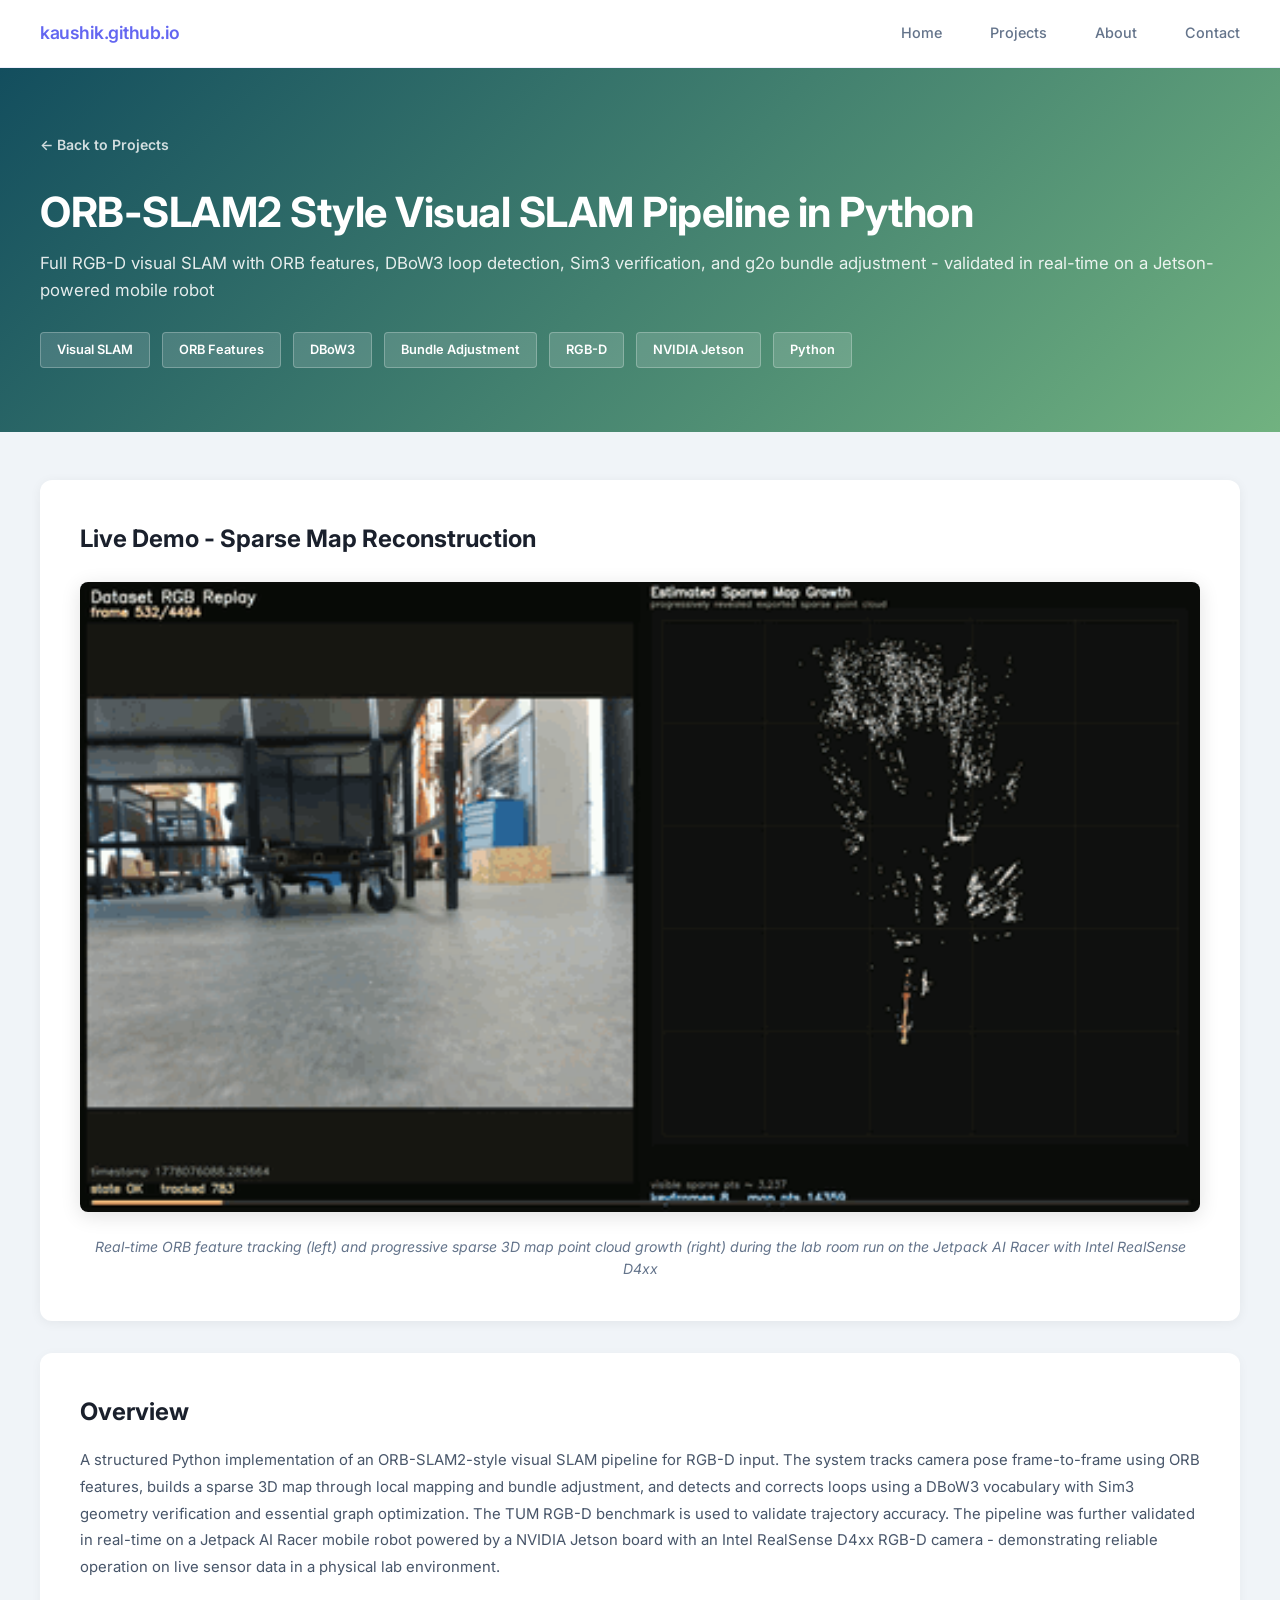
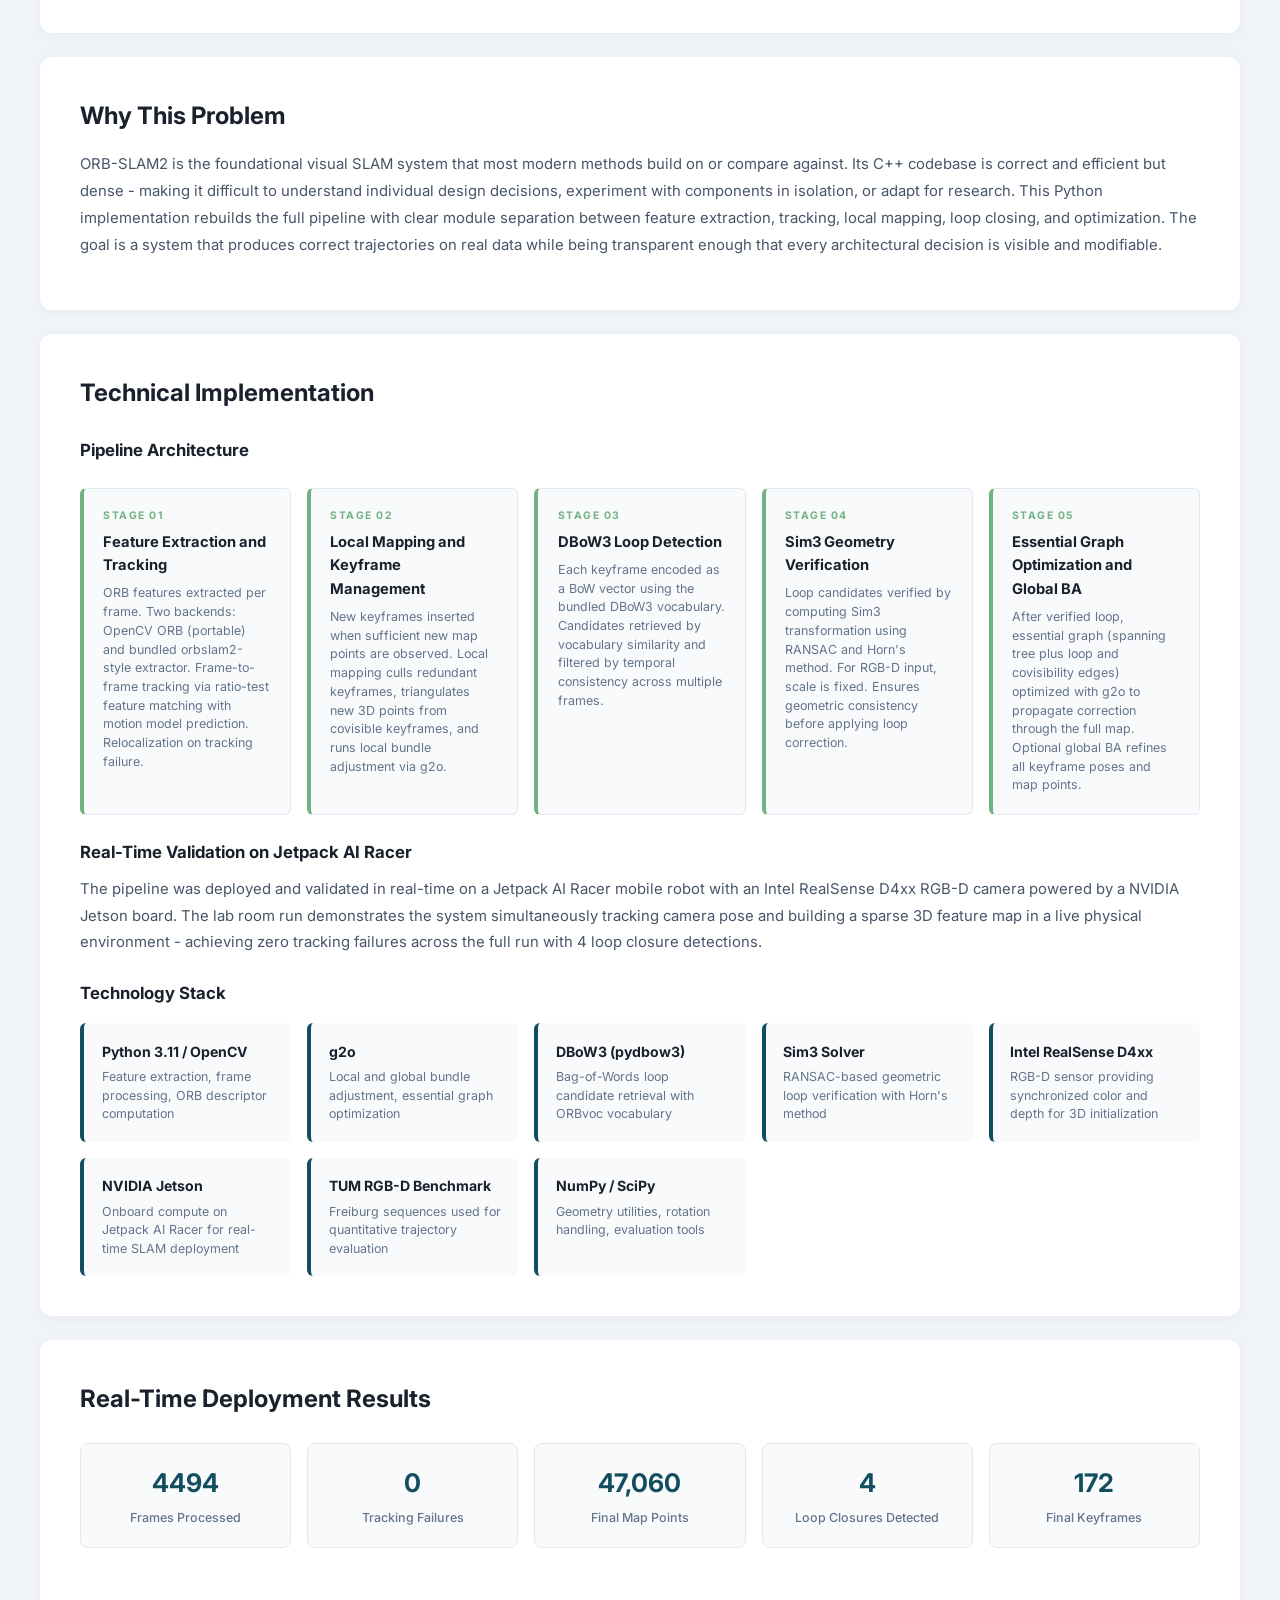
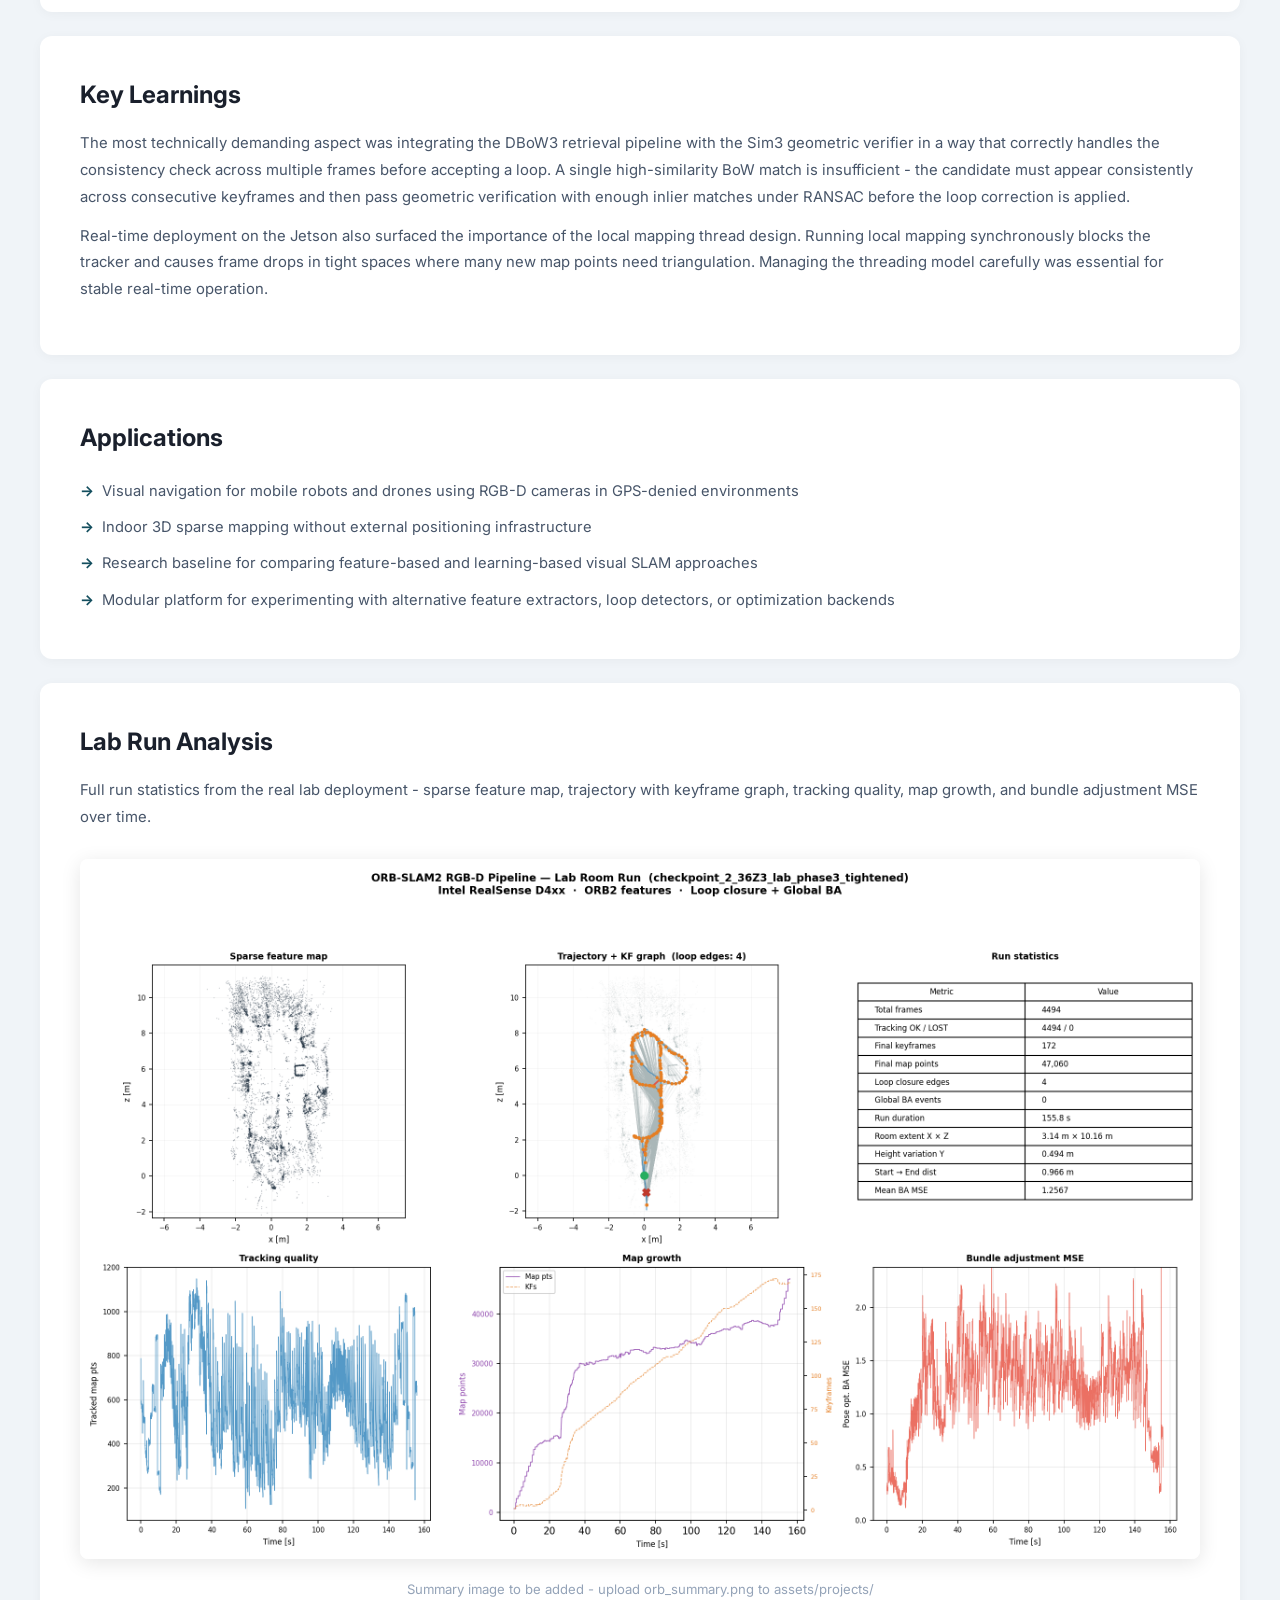
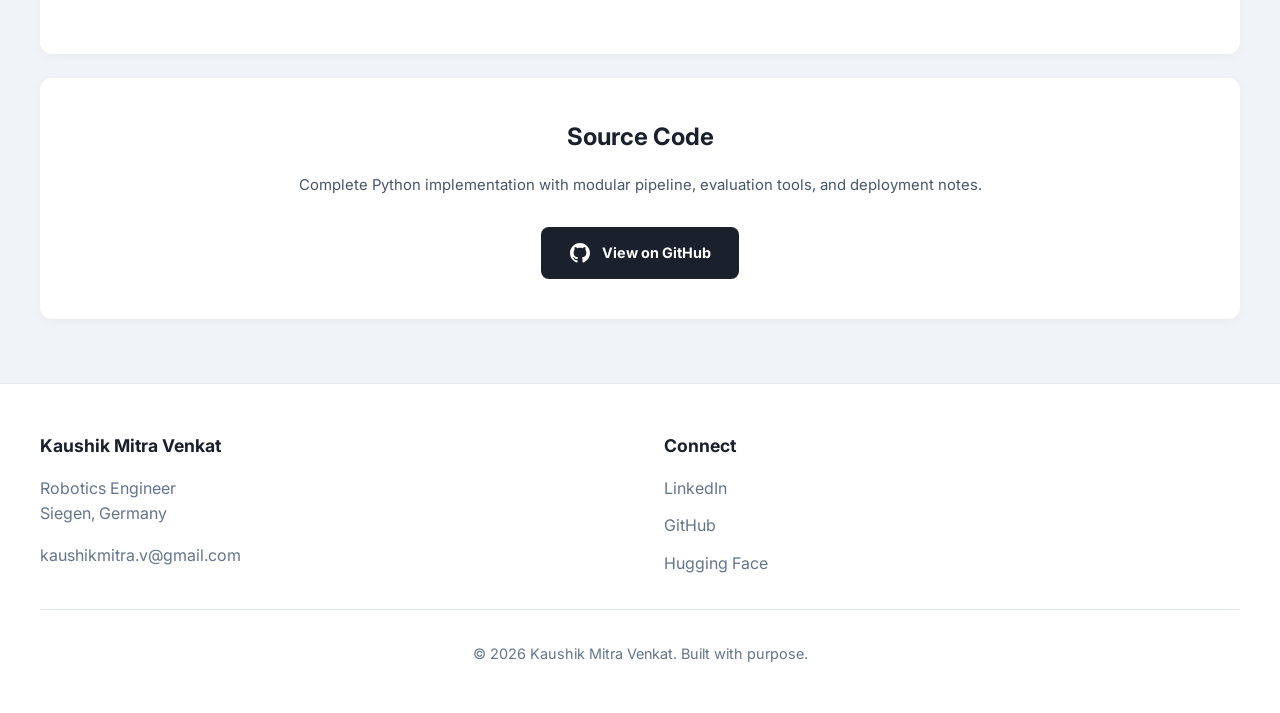
<file: project-orb.html>
<!DOCTYPE html>
<html lang="en">
<head>
    <meta charset="UTF-8">
    <meta name="viewport" content="width=device-width, initial-scale=1.0">
    <title>PY-ORB Visual SLAM | Kaushik Mitra Venkat</title>
    <link rel="stylesheet" href="styles.css">
    <style>
        .project-hero-banner { background: linear-gradient(135deg, #134e5e 0%, #71b280 100%); padding: 4rem 0; color: white; }
        .project-hero-banner h1 { font-size: 2.6rem; font-weight: 700; margin-bottom: 0.75rem; line-height: 1.2; letter-spacing: -0.5px; }
        .project-hero-banner .subtitle { font-size: 1.05rem; opacity: 0.88; margin-bottom: 1.8rem; }
        .meta-bar { display: flex; gap: 0.75rem; flex-wrap: wrap; }
        .meta-tag { background: rgba(255,255,255,0.15); color: white; padding: 0.4rem 1rem; border-radius: 4px; font-size: 0.8rem; font-weight: 600; border: 1px solid rgba(255,255,255,0.25); }
        .back-link { display: inline-flex; align-items: center; gap: 0.4rem; color: white; opacity: 0.8; text-decoration: none; font-weight: 600; font-size: 0.88rem; margin-bottom: 2rem; transition: opacity 0.2s; }
        .back-link:hover { opacity: 1; }
        .demo-block { background: white; padding: 2.5rem; border-radius: 12px; margin: 3rem 0 2rem; box-shadow: 0 2px 12px rgba(0,0,0,0.06); }
        .demo-block h2 { font-size: 1.5rem; font-weight: 700; color: #1a202c; margin-bottom: 1.5rem; }
        .demo-media { width: 100%; border-radius: 8px; box-shadow: 0 4px 20px rgba(0,0,0,0.12); }
        .demo-caption { text-align: center; margin-top: 1rem; color: #64748b; font-size: 0.88rem; font-style: italic; }
        .content-block { background: white; padding: 2.5rem; border-radius: 12px; margin-bottom: 1.5rem; box-shadow: 0 2px 12px rgba(0,0,0,0.04); }
        .content-block h2 { font-size: 1.5rem; font-weight: 700; color: #1a202c; margin-bottom: 1rem; }
        .content-block h3 { font-size: 1.05rem; font-weight: 700; color: #1a202c; margin: 1.5rem 0 0.6rem; }
        .content-block p { font-size: 0.93rem; color: #475569; line-height: 1.8; margin-bottom: 0.75rem; }
        .tech-grid { display: grid; grid-template-columns: repeat(auto-fit, minmax(175px, 1fr)); gap: 1rem; margin-top: 1rem; }
        .tech-item { background: #f8fafc; padding: 1.1rem; border-radius: 6px; border-left: 4px solid #134e5e; }
        .tech-item h4 { font-size: 0.88rem; font-weight: 700; color: #1a202c; margin-bottom: 0.3rem; }
        .tech-item p { font-size: 0.78rem; color: #64748b; margin: 0; line-height: 1.5; }
        .feature-list { list-style: none; padding: 0; }
        .feature-list li { padding: 0.4rem 0 0.4rem 1.4rem; position: relative; font-size: 0.92rem; color: #475569; line-height: 1.6; }
        .feature-list li::before { content: '→'; position: absolute; left: 0; color: #134e5e; font-weight: bold; }
        .pipeline-grid { display: grid; grid-template-columns: repeat(auto-fit, minmax(200px, 1fr)); gap: 1rem; margin: 1.5rem 0; }
        .pipeline-node { background: #f8fafc; border: 1px solid #e2e8f0; border-left: 4px solid #71b280; padding: 1.2rem; border-radius: 6px; }
        .pipeline-node .node-num { font-size: 0.65rem; font-weight: 700; color: #71b280; text-transform: uppercase; letter-spacing: 1.5px; margin-bottom: 0.4rem; }
        .pipeline-node .node-name { font-size: 0.92rem; font-weight: 700; color: #1a202c; margin-bottom: 0.4rem; }
        .pipeline-node .node-desc { font-size: 0.78rem; color: #64748b; line-height: 1.5; }
        .results-row { display: grid; grid-template-columns: repeat(auto-fit, minmax(150px, 1fr)); gap: 1rem; margin: 1.5rem 0; }
        .result-card { background: #f8fafc; border: 1px solid #e2e8f0; border-radius: 8px; padding: 1.2rem; text-align: center; }
        .result-value { font-size: 1.6rem; font-weight: 700; color: #134e5e; margin-bottom: 0.25rem; }
        .result-label { font-size: 0.78rem; color: #64748b; font-weight: 500; }
        .summary-img { width: 100%; border-radius: 8px; box-shadow: 0 4px 20px rgba(0,0,0,0.1); margin-top: 1rem; }
        .github-btn { display: inline-flex; align-items: center; gap: 0.75rem; background: #1a202c; color: white; padding: 0.9rem 1.8rem; border-radius: 8px; text-decoration: none; font-weight: 700; font-size: 0.9rem; transition: all 0.25s; margin-top: 1rem; }
        .github-btn:hover { background: #2d3748; transform: translateY(-1px); }
    </style>
</head>
<body>
    <nav>
        <div class="container">
            <div class="logo">kaushik.github.io</div>
            <ul class="nav-links">
                <li><a href="index.html">Home</a></li>
                <li><a href="projects.html">Projects</a></li>
                <li><a href="about.html">About</a></li>
                <li><a href="index.html#contact">Contact</a></li>
            </ul>
        </div>
    </nav>

    <section class="project-hero-banner">
        <div class="container">
            <a href="projects.html" class="back-link">← Back to Projects</a>
            <h1>ORB-SLAM2 Style Visual SLAM Pipeline in Python</h1>
            <p class="subtitle">Full RGB-D visual SLAM with ORB features, DBoW3 loop detection, Sim3 verification, and g2o bundle adjustment - validated in real-time on a Jetson-powered mobile robot</p>
            <div class="meta-bar">
                <span class="meta-tag">Visual SLAM</span>
                <span class="meta-tag">ORB Features</span>
                <span class="meta-tag">DBoW3</span>
                <span class="meta-tag">Bundle Adjustment</span>
                <span class="meta-tag">RGB-D</span>
                <span class="meta-tag">NVIDIA Jetson</span>
                <span class="meta-tag">Python</span>
            </div>
        </div>
    </section>

    <section class="container">
        <div class="demo-block">
            <h2>Live Demo - Sparse Map Reconstruction</h2>
            <img src="assets/projects/orb_slam.gif" alt="PY-ORB Visual SLAM Demo" class="demo-media">
            <p class="demo-caption">Real-time ORB feature tracking (left) and progressive sparse 3D map point cloud growth (right) during the lab room run on the Jetpack AI Racer with Intel RealSense D4xx</p>
        </div>
    </section>

    <section class="container">

        <div class="content-block">
            <h2>Overview</h2>
            <p>A structured Python implementation of an ORB-SLAM2-style visual SLAM pipeline for RGB-D input. The system tracks camera pose frame-to-frame using ORB features, builds a sparse 3D map through local mapping and bundle adjustment, and detects and corrects loops using a DBoW3 vocabulary with Sim3 geometry verification and essential graph optimization. The TUM RGB-D benchmark is used to validate trajectory accuracy. The pipeline was further validated in real-time on a Jetpack AI Racer mobile robot powered by a NVIDIA Jetson board with an Intel RealSense D4xx RGB-D camera - demonstrating reliable operation on live sensor data in a physical lab environment.</p>
        </div>

        <div class="content-block">
            <h2>Why This Problem</h2>
            <p>ORB-SLAM2 is the foundational visual SLAM system that most modern methods build on or compare against. Its C++ codebase is correct and efficient but dense - making it difficult to understand individual design decisions, experiment with components in isolation, or adapt for research. This Python implementation rebuilds the full pipeline with clear module separation between feature extraction, tracking, local mapping, loop closing, and optimization. The goal is a system that produces correct trajectories on real data while being transparent enough that every architectural decision is visible and modifiable.</p>
        </div>

        <div class="content-block">
            <h2>Technical Implementation</h2>
            <h3>Pipeline Architecture</h3>
            <div class="pipeline-grid">
                <div class="pipeline-node">
                    <div class="node-num">Stage 01</div>
                    <div class="node-name">Feature Extraction and Tracking</div>
                    <div class="node-desc">ORB features extracted per frame. Two backends: OpenCV ORB (portable) and bundled orbslam2-style extractor. Frame-to-frame tracking via ratio-test feature matching with motion model prediction. Relocalization on tracking failure.</div>
                </div>
                <div class="pipeline-node">
                    <div class="node-num">Stage 02</div>
                    <div class="node-name">Local Mapping and Keyframe Management</div>
                    <div class="node-desc">New keyframes inserted when sufficient new map points are observed. Local mapping culls redundant keyframes, triangulates new 3D points from covisible keyframes, and runs local bundle adjustment via g2o.</div>
                </div>
                <div class="pipeline-node">
                    <div class="node-num">Stage 03</div>
                    <div class="node-name">DBoW3 Loop Detection</div>
                    <div class="node-desc">Each keyframe encoded as a BoW vector using the bundled DBoW3 vocabulary. Candidates retrieved by vocabulary similarity and filtered by temporal consistency across multiple frames.</div>
                </div>
                <div class="pipeline-node">
                    <div class="node-num">Stage 04</div>
                    <div class="node-name">Sim3 Geometry Verification</div>
                    <div class="node-desc">Loop candidates verified by computing Sim3 transformation using RANSAC and Horn's method. For RGB-D input, scale is fixed. Ensures geometric consistency before applying loop correction.</div>
                </div>
                <div class="pipeline-node">
                    <div class="node-num">Stage 05</div>
                    <div class="node-name">Essential Graph Optimization and Global BA</div>
                    <div class="node-desc">After verified loop, essential graph (spanning tree plus loop and covisibility edges) optimized with g2o to propagate correction through the full map. Optional global BA refines all keyframe poses and map points.</div>
                </div>
            </div>

            <h3>Real-Time Validation on Jetpack AI Racer</h3>
            <p>The pipeline was deployed and validated in real-time on a Jetpack AI Racer mobile robot with an Intel RealSense D4xx RGB-D camera powered by a NVIDIA Jetson board. The lab room run demonstrates the system simultaneously tracking camera pose and building a sparse 3D feature map in a live physical environment - achieving zero tracking failures across the full run with 4 loop closure detections.</p>

            <h3>Technology Stack</h3>
            <div class="tech-grid">
                <div class="tech-item"><h4>Python 3.11 / OpenCV</h4><p>Feature extraction, frame processing, ORB descriptor computation</p></div>
                <div class="tech-item"><h4>g2o</h4><p>Local and global bundle adjustment, essential graph optimization</p></div>
                <div class="tech-item"><h4>DBoW3 (pydbow3)</h4><p>Bag-of-Words loop candidate retrieval with ORBvoc vocabulary</p></div>
                <div class="tech-item"><h4>Sim3 Solver</h4><p>RANSAC-based geometric loop verification with Horn's method</p></div>
                <div class="tech-item"><h4>Intel RealSense D4xx</h4><p>RGB-D sensor providing synchronized color and depth for 3D initialization</p></div>
                <div class="tech-item"><h4>NVIDIA Jetson</h4><p>Onboard compute on Jetpack AI Racer for real-time SLAM deployment</p></div>
                <div class="tech-item"><h4>TUM RGB-D Benchmark</h4><p>Freiburg sequences used for quantitative trajectory evaluation</p></div>
                <div class="tech-item"><h4>NumPy / SciPy</h4><p>Geometry utilities, rotation handling, evaluation tools</p></div>
            </div>
        </div>

        <div class="content-block">
            <h2>Real-Time Deployment Results</h2>
            <div class="results-row">
                <div class="result-card"><div class="result-value">4494</div><div class="result-label">Frames Processed</div></div>
                <div class="result-card"><div class="result-value">0</div><div class="result-label">Tracking Failures</div></div>
                <div class="result-card"><div class="result-value">47,060</div><div class="result-label">Final Map Points</div></div>
                <div class="result-card"><div class="result-value">4</div><div class="result-label">Loop Closures Detected</div></div>
                <div class="result-card"><div class="result-value">172</div><div class="result-label">Final Keyframes</div></div>
            </div>
        </div>

        <div class="content-block">
            <h2>Key Learnings</h2>
            <p>The most technically demanding aspect was integrating the DBoW3 retrieval pipeline with the Sim3 geometric verifier in a way that correctly handles the consistency check across multiple frames before accepting a loop. A single high-similarity BoW match is insufficient - the candidate must appear consistently across consecutive keyframes and then pass geometric verification with enough inlier matches under RANSAC before the loop correction is applied.</p>
            <p>Real-time deployment on the Jetson also surfaced the importance of the local mapping thread design. Running local mapping synchronously blocks the tracker and causes frame drops in tight spaces where many new map points need triangulation. Managing the threading model carefully was essential for stable real-time operation.</p>
        </div>

        <div class="content-block">
            <h2>Applications</h2>
            <ul class="feature-list">
                <li>Visual navigation for mobile robots and drones using RGB-D cameras in GPS-denied environments</li>
                <li>Indoor 3D sparse mapping without external positioning infrastructure</li>
                <li>Research baseline for comparing feature-based and learning-based visual SLAM approaches</li>
                <li>Modular platform for experimenting with alternative feature extractors, loop detectors, or optimization backends</li>
            </ul>
        </div>

        <div class="content-block">
            <h2>Lab Run Analysis</h2>
            <p>Full run statistics from the real lab deployment - sparse feature map, trajectory with keyframe graph, tracking quality, map growth, and bundle adjustment MSE over time.</p>
            <img src="assets/projects/orb_summary.png" alt="PY-ORB Lab Run Summary" class="summary-img">
            <p style="font-size:0.82rem; color:#94a3b8; margin-top:0.75rem; text-align:center;">Summary image to be added - upload orb_summary.png to assets/projects/</p>
        </div>

        <div class="content-block" style="text-align:center;">
            <h2>Source Code</h2>
            <p>Complete Python implementation with modular pipeline, evaluation tools, and deployment notes.</p>
            <a href="https://github.com/Kaushik-DIY/PY-ORB" target="_blank" class="github-btn">
                <svg width="20" height="20" viewBox="0 0 24 24" fill="currentColor"><path d="M12 0c-6.626 0-12 5.373-12 12 0 5.302 3.438 9.8 8.207 11.387.599.111.793-.261.793-.577v-2.234c-3.338.726-4.033-1.416-4.033-1.416-.546-1.387-1.333-1.756-1.333-1.756-1.089-.745.083-.729.083-.729 1.205.084 1.839 1.237 1.839 1.237 1.07 1.834 2.807 1.304 3.492.997.107-.775.418-1.305.762-1.604-2.665-.305-5.467-1.334-5.467-5.931 0-1.311.469-2.381 1.236-3.221-.124-.303-.535-1.524.117-3.176 0 0 1.008-.322 3.301 1.23.957-.266 1.983-.399 3.003-.404 1.02.005 2.047.138 3.006.404 2.291-1.552 3.297-1.23 3.297-1.23.653 1.653.242 2.874.118 3.176.77.84 1.235 1.911 1.235 3.221 0 4.609-2.807 5.624-5.479 5.921.43.372.823 1.102.823 2.222v3.293c0 .319.192.694.801.576 4.765-1.589 8.199-6.086 8.199-11.386 0-6.627-5.373-12-12-12z"/></svg>
                View on GitHub
            </a>
        </div>

    </section>

    <footer>
        <div class="container">
            <div class="footer-content">
                <div class="footer-section">
                    <h3>Kaushik Mitra Venkat</h3>
                    <p style="color:#64748b;margin-top:0.5rem;">Robotics Engineer<br>Siegen, Germany</p>
                    <div class="footer-links" style="margin-top:1rem;"><a href="mailto:kaushikmitra.v@gmail.com">kaushikmitra.v@gmail.com</a></div>
                </div>
                <div class="footer-section">
                    <h3>Connect</h3>
                    <div class="footer-links">
                        <a href="https://www.linkedin.com/in/kaushikmitra23/" target="_blank">LinkedIn</a>
                        <a href="https://github.com/Kaushik-DIY" target="_blank">GitHub</a>
                        <a href="https://huggingface.co/Kaushik23" target="_blank">Hugging Face</a>
                    </div>
                </div>
            </div>
            <div class="footer-bottom"><p>© 2026 Kaushik Mitra Venkat. Built with purpose.</p></div>
        </div>
    </footer>
</body>
</html>
</file>
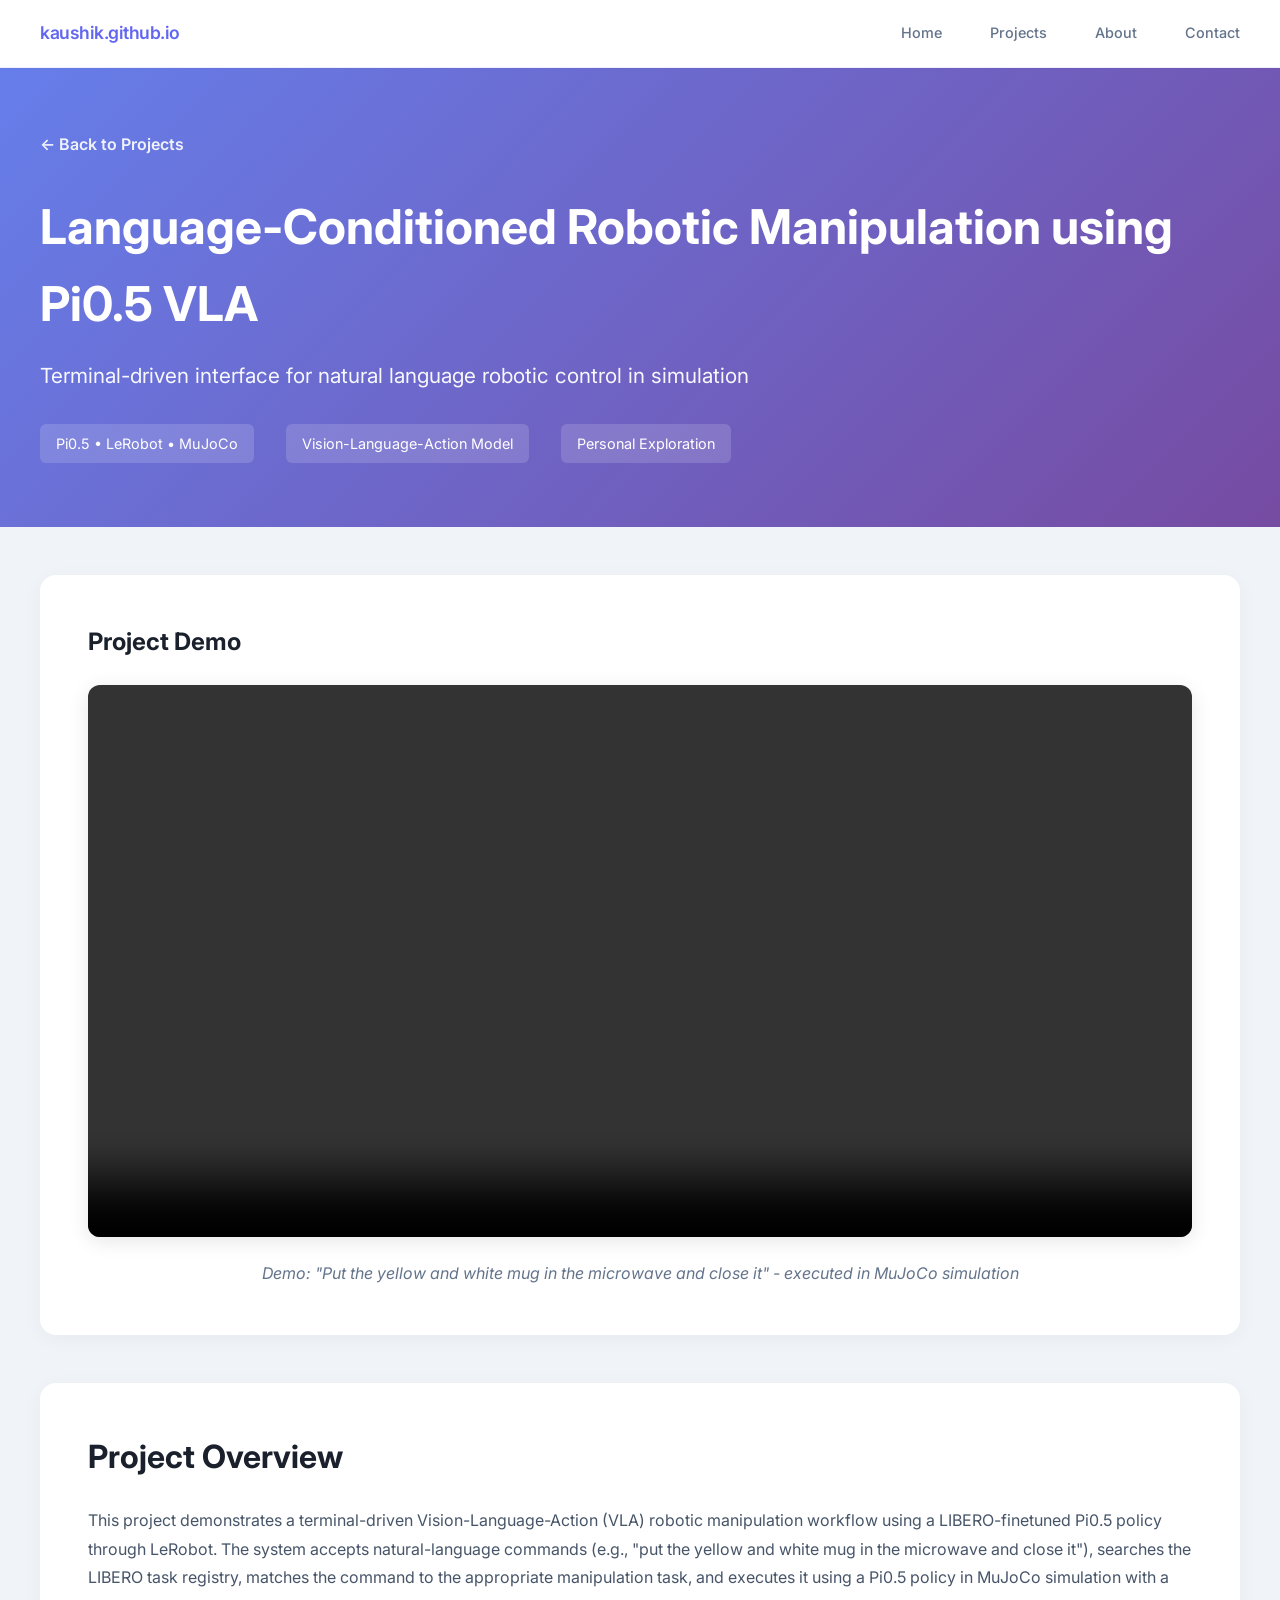
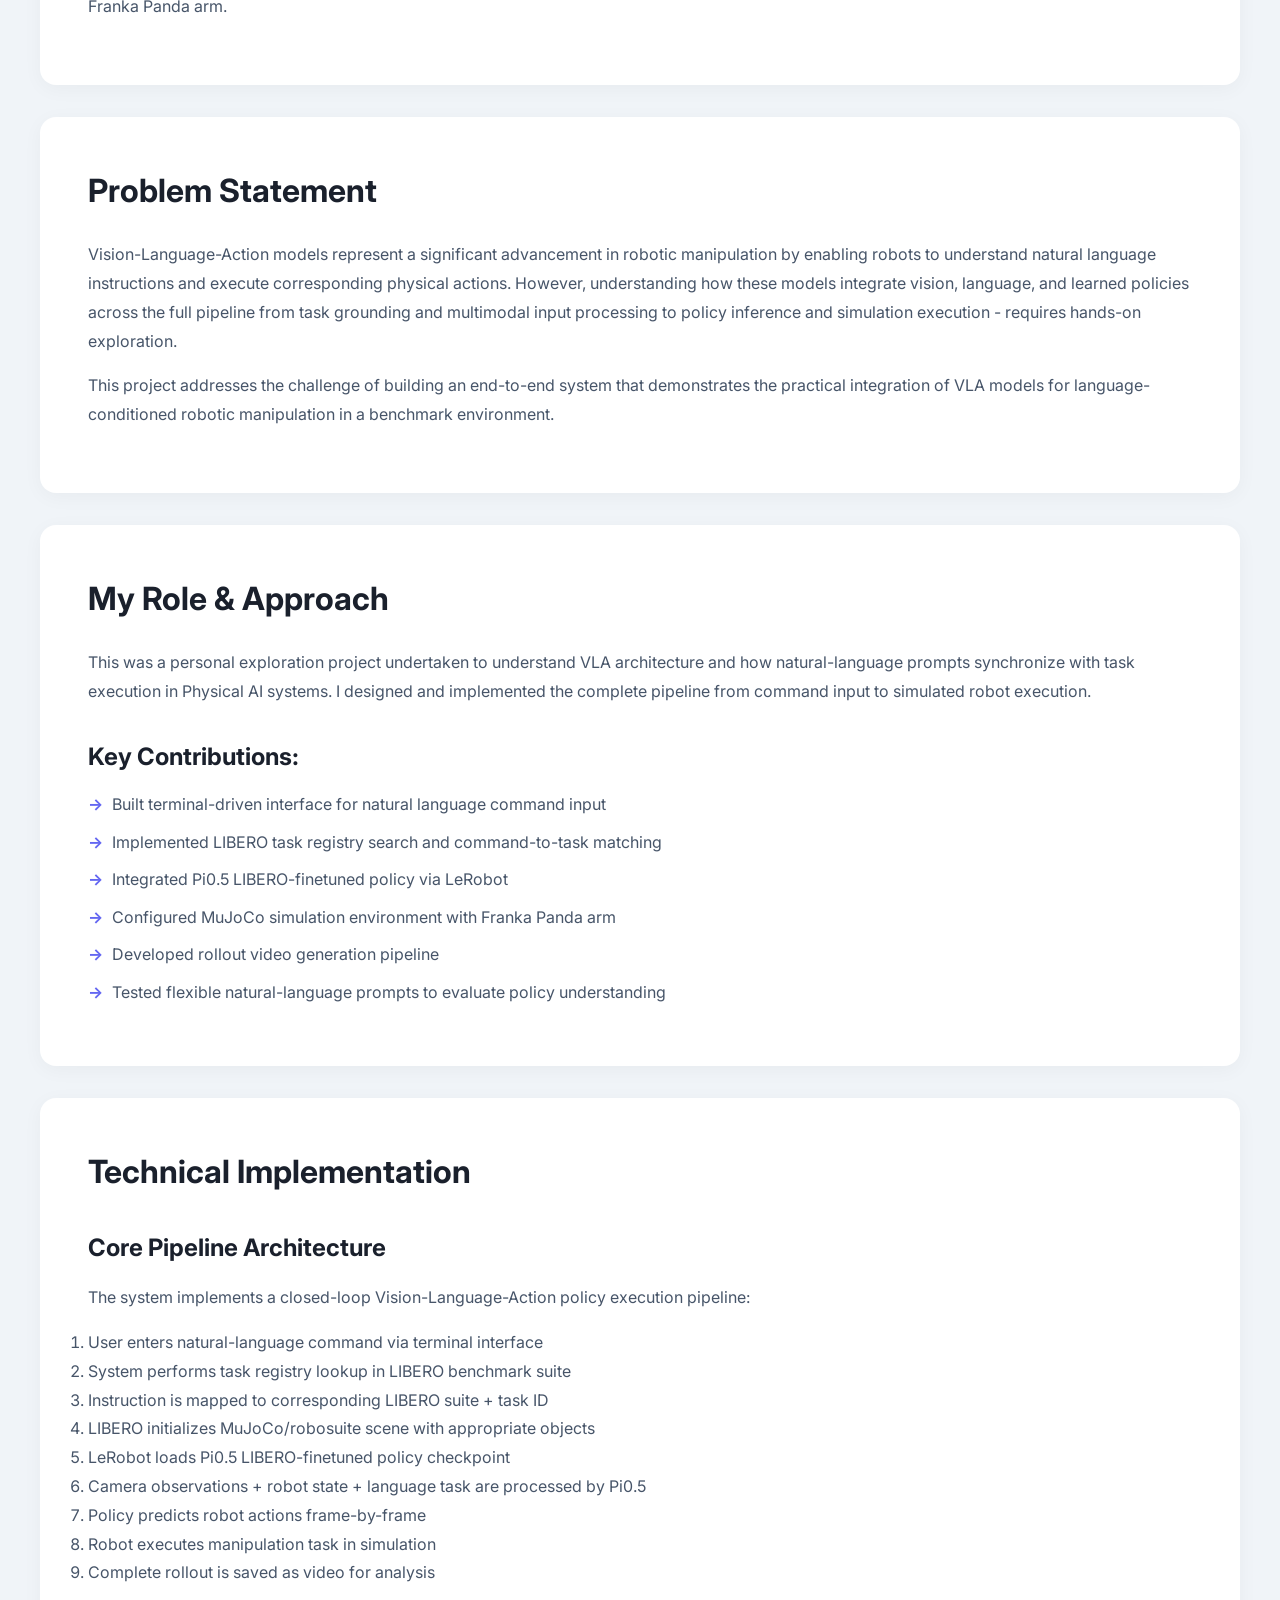
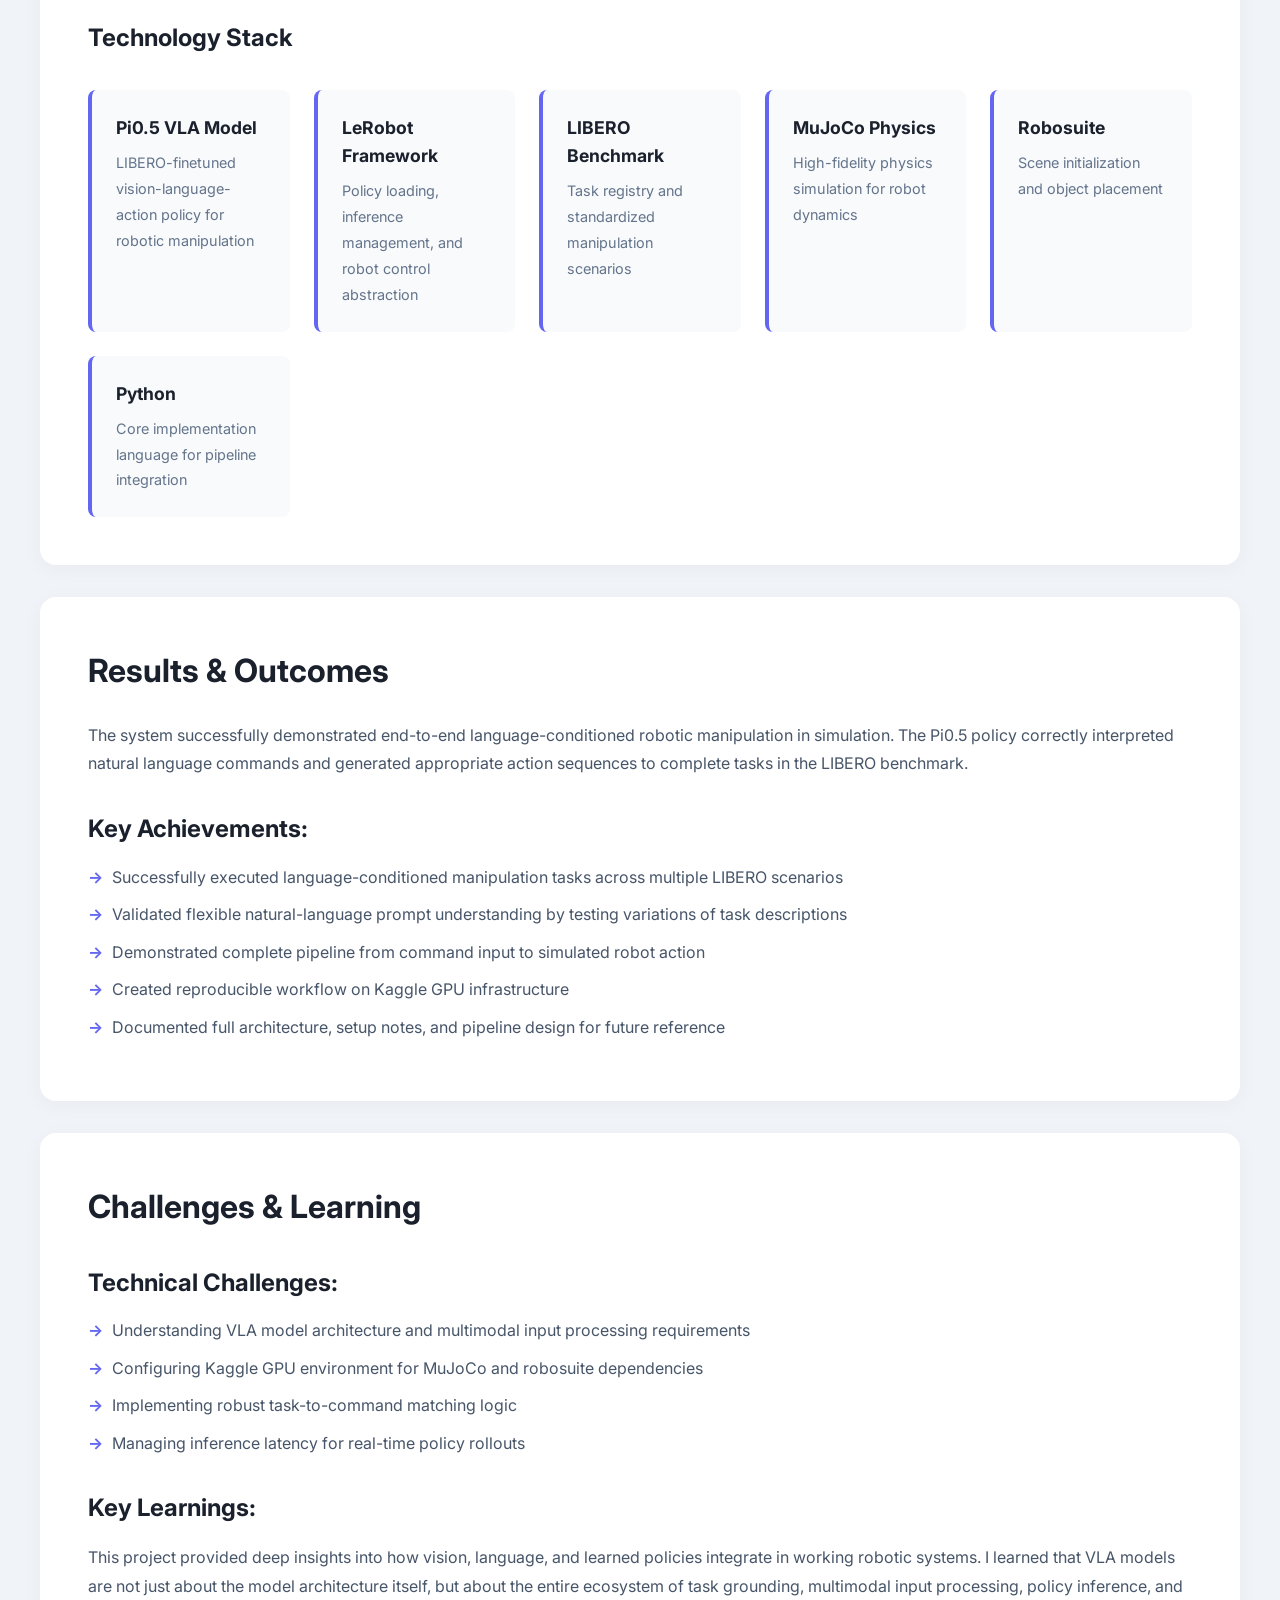
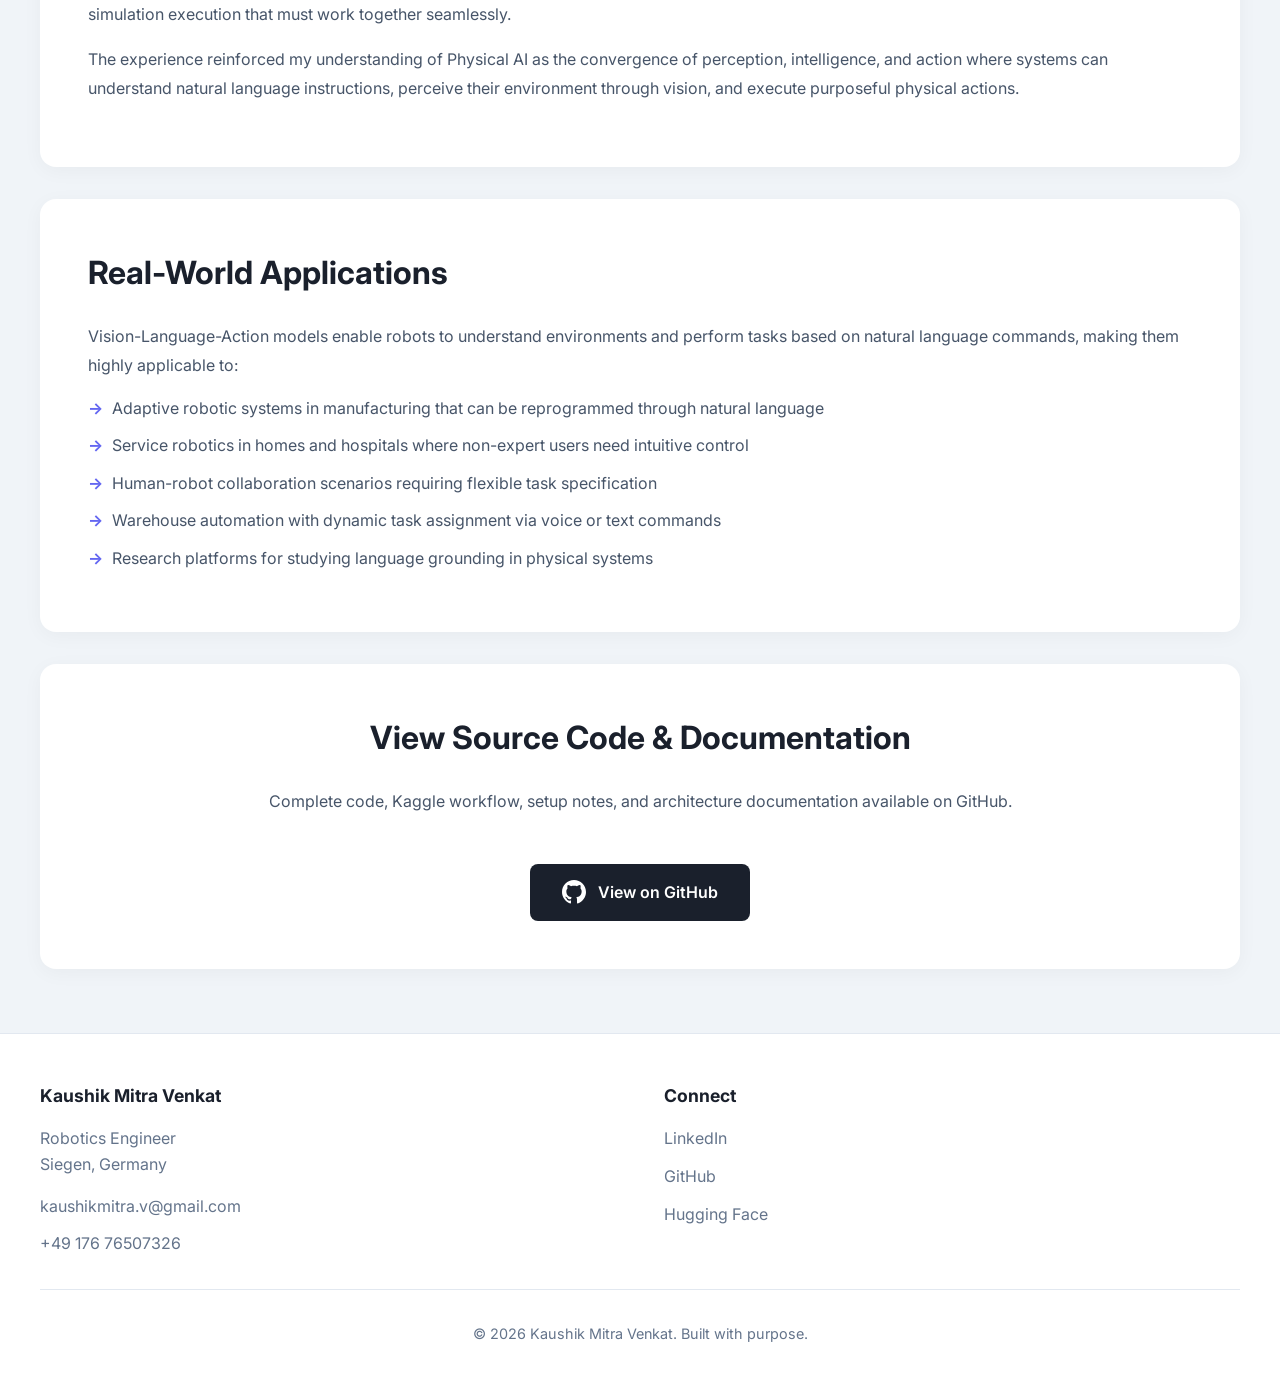
<file: project-pi05.html>
<!DOCTYPE html>
<html lang="en">
<head>
    <meta charset="UTF-8">
    <meta name="viewport" content="width=device-width, initial-scale=1.0">
    <meta name="description" content="Language-Conditioned Robotic Manipulation using Pi0.5 VLA - Terminal-driven interface for natural language robotic control">
    <title>Language-Conditioned Robotic Manipulation | Kaushik Mitra Venkat</title>
    <link rel="stylesheet" href="styles.css">
    <style>
        .project-hero {
            background: linear-gradient(135deg, #667eea 0%, #764ba2 100%);
            padding: 4rem 0;
            color: white;
        }
        
        .project-hero h1 {
            font-size: 3rem;
            margin-bottom: 1rem;
            font-weight: 700;
        }
        
        .project-hero .project-subtitle {
            font-size: 1.3rem;
            opacity: 0.95;
            margin-bottom: 2rem;
        }
        
        .project-meta-bar {
            display: flex;
            gap: 2rem;
            flex-wrap: wrap;
        }
        
        .meta-badge {
            background: rgba(255, 255, 255, 0.15);
            padding: 0.5rem 1rem;
            border-radius: 6px;
            font-size: 0.9rem;
        }
        
        .demo-section {
            background: white;
            padding: 3rem;
            border-radius: 16px;
            margin: 3rem 0;
            box-shadow: 0 4px 20px rgba(0, 0, 0, 0.04);
        }
        
        .demo-video {
            width: 100%;
            border-radius: 12px;
            box-shadow: 0 4px 20px rgba(0, 0, 0, 0.1);
        }
        
        .content-section {
            background: white;
            padding: 3rem;
            border-radius: 16px;
            margin-bottom: 2rem;
            box-shadow: 0 4px 20px rgba(0, 0, 0, 0.04);
        }
        
        .content-section h2 {
            font-size: 2rem;
            margin-bottom: 1.5rem;
            color: #1a202c;
        }
        
        .content-section h3 {
            font-size: 1.5rem;
            margin: 2rem 0 1rem 0;
            color: #1a202c;
        }
        
        .content-section p {
            color: #475569;
            line-height: 1.8;
            margin-bottom: 1rem;
        }
        
        .tech-stack-grid {
            display: grid;
            grid-template-columns: repeat(auto-fit, minmax(200px, 1fr));
            gap: 1.5rem;
            margin-top: 2rem;
        }
        
        .tech-item {
            background: #f8fafc;
            padding: 1.5rem;
            border-radius: 8px;
            border-left: 4px solid #6366f1;
        }
        
        .tech-item h4 {
            font-size: 1.1rem;
            margin-bottom: 0.5rem;
            color: #1a202c;
        }
        
        .tech-item p {
            font-size: 0.9rem;
            color: #64748b;
            margin: 0;
        }
        
        .github-link {
            display: inline-flex;
            align-items: center;
            gap: 0.75rem;
            background: #1a202c;
            color: white;
            padding: 1rem 2rem;
            border-radius: 8px;
            text-decoration: none;
            font-weight: 600;
            transition: all 0.3s;
            margin-top: 2rem;
        }
        
        .github-link:hover {
            background: #6366f1;
            transform: translateY(-2px);
        }
        
        .back-link {
            display: inline-flex;
            align-items: center;
            gap: 0.5rem;
            color: #6366f1;
            text-decoration: none;
            font-weight: 600;
            margin-bottom: 2rem;
        }
        
        .back-link:hover {
            gap: 0.75rem;
        }
        
        ul.feature-list {
            list-style: none;
            padding: 0;
        }
        
        ul.feature-list li {
            padding-left: 1.5rem;
            margin-bottom: 0.75rem;
            position: relative;
            color: #475569;
        }
        
        ul.feature-list li::before {
            content: '→';
            position: absolute;
            left: 0;
            color: #6366f1;
            font-weight: bold;
        }
    </style>
</head>
<body>
    <!-- Navigation -->
    <nav>
        <div class="container">
            <div class="logo">kaushik.github.io</div>
            <ul class="nav-links">
                <li><a href="index.html">Home</a></li>
                <li><a href="projects.html">Projects</a></li>
                <li><a href="about.html">About</a></li>
                <li><a href="index.html#contact">Contact</a></li>
            </ul>
        </div>
    </nav>

    <!-- Project Hero -->
    <section class="project-hero">
        <div class="container">
            <a href="index.html#projects" class="back-link" style="color: white; opacity: 0.9;">← Back to Projects</a>
            <h1>Language-Conditioned Robotic Manipulation using Pi0.5 VLA</h1>
            <p class="project-subtitle">Terminal-driven interface for natural language robotic control in simulation</p>
            <div class="project-meta-bar">
                <span class="meta-badge">Pi0.5 • LeRobot • MuJoCo</span>
                <span class="meta-badge">Vision-Language-Action Model</span>
                <span class="meta-badge">Personal Exploration</span>
            </div>
        </div>
    </section>

    <!-- Demo Section -->
    <section class="container">
        <div class="demo-section">
            <h2 style="margin-bottom: 1.5rem; color: #1a202c;">Project Demo</h2>
            <video class="demo-video" controls autoplay loop muted>
                <source src="assets/projects/pi05_libero_10_task9.mp4" type="video/mp4">
                Your browser does not support the video tag.
            </video>
            <p style="text-align: center; margin-top: 1rem; color: #64748b; font-style: italic;">
                Demo: "Put the yellow and white mug in the microwave and close it" - executed in MuJoCo simulation
            </p>
        </div>
    </section>

    <!-- Project Content -->
    <section class="container">
        <!-- Overview -->
        <div class="content-section">
            <h2>Project Overview</h2>
            <p>
                This project demonstrates a terminal-driven Vision-Language-Action (VLA) robotic manipulation workflow using a LIBERO-finetuned Pi0.5 policy through LeRobot. The system accepts natural-language commands (e.g., "put the yellow and white mug in the microwave and close it"), searches the LIBERO task registry, matches the command to the appropriate manipulation task, and executes it using a Pi0.5 policy in MuJoCo simulation with a Franka Panda arm.
            </p>
        </div>

        <!-- Problem Statement -->
        <div class="content-section">
            <h2>Problem Statement</h2>
            <p>
                Vision-Language-Action models represent a significant advancement in robotic manipulation by enabling robots to understand natural language instructions and execute corresponding physical actions. However, understanding how these models integrate vision, language, and learned policies across the full pipeline from task grounding and multimodal input processing to policy inference and simulation execution - requires hands-on exploration.
            </p>
            <p>
                This project addresses the challenge of building an end-to-end system that demonstrates the practical integration of VLA models for language-conditioned robotic manipulation in a benchmark environment.
            </p>
        </div>

        <!-- My Role -->
        <div class="content-section">
            <h2>My Role & Approach</h2>
            <p>
                This was a personal exploration project undertaken to understand VLA architecture and how natural-language prompts synchronize with task execution in Physical AI systems. I designed and implemented the complete pipeline from command input to simulated robot execution.
            </p>
            <h3>Key Contributions:</h3>
            <ul class="feature-list">
                <li>Built terminal-driven interface for natural language command input</li>
                <li>Implemented LIBERO task registry search and command-to-task matching</li>
                <li>Integrated Pi0.5 LIBERO-finetuned policy via LeRobot</li>
                <li>Configured MuJoCo simulation environment with Franka Panda arm</li>
                <li>Developed rollout video generation pipeline</li>
                <li>Tested flexible natural-language prompts to evaluate policy understanding</li>
            </ul>
        </div>

        <!-- Technical Implementation -->
        <div class="content-section">
            <h2>Technical Implementation</h2>
            
            <h3>Core Pipeline Architecture</h3>
            <p>The system implements a closed-loop Vision-Language-Action policy execution pipeline:</p>
            <ol style="color: #475569; line-height: 1.8;">
                <li>User enters natural-language command via terminal interface</li>
                <li>System performs task registry lookup in LIBERO benchmark suite</li>
                <li>Instruction is mapped to corresponding LIBERO suite + task ID</li>
                <li>LIBERO initializes MuJoCo/robosuite scene with appropriate objects</li>
                <li>LeRobot loads Pi0.5 LIBERO-finetuned policy checkpoint</li>
                <li>Camera observations + robot state + language task are processed by Pi0.5</li>
                <li>Policy predicts robot actions frame-by-frame</li>
                <li>Robot executes manipulation task in simulation</li>
                <li>Complete rollout is saved as video for analysis</li>
            </ol>

            <h3>Technology Stack</h3>
            <div class="tech-stack-grid">
                <div class="tech-item">
                    <h4>Pi0.5 VLA Model</h4>
                    <p>LIBERO-finetuned vision-language-action policy for robotic manipulation</p>
                </div>
                <div class="tech-item">
                    <h4>LeRobot Framework</h4>
                    <p>Policy loading, inference management, and robot control abstraction</p>
                </div>
                <div class="tech-item">
                    <h4>LIBERO Benchmark</h4>
                    <p>Task registry and standardized manipulation scenarios</p>
                </div>
                <div class="tech-item">
                    <h4>MuJoCo Physics</h4>
                    <p>High-fidelity physics simulation for robot dynamics</p>
                </div>
                <div class="tech-item">
                    <h4>Robosuite</h4>
                    <p>Scene initialization and object placement</p>
                </div>
                <div class="tech-item">
                    <h4>Python</h4>
                    <p>Core implementation language for pipeline integration</p>
                </div>
            </div>
        </div>

        <!-- Results -->
        <div class="content-section">
            <h2>Results & Outcomes</h2>
            <p>
                The system successfully demonstrated end-to-end language-conditioned robotic manipulation in simulation. The Pi0.5 policy correctly interpreted natural language commands and generated appropriate action sequences to complete tasks in the LIBERO benchmark.
            </p>
            <h3>Key Achievements:</h3>
            <ul class="feature-list">
                <li>Successfully executed language-conditioned manipulation tasks across multiple LIBERO scenarios</li>
                <li>Validated flexible natural-language prompt understanding by testing variations of task descriptions</li>
                <li>Demonstrated complete pipeline from command input to simulated robot action</li>
                <li>Created reproducible workflow on Kaggle GPU infrastructure</li>
                <li>Documented full architecture, setup notes, and pipeline design for future reference</li>
            </ul>
        </div>

        <!-- Learning & Insights -->
        <div class="content-section">
            <h2>Challenges & Learning</h2>
            <h3>Technical Challenges:</h3>
            <ul class="feature-list">
                <li>Understanding VLA model architecture and multimodal input processing requirements</li>
                <li>Configuring Kaggle GPU environment for MuJoCo and robosuite dependencies</li>
                <li>Implementing robust task-to-command matching logic</li>
                <li>Managing inference latency for real-time policy rollouts</li>
            </ul>
            
            <h3>Key Learnings:</h3>
            <p>
                This project provided deep insights into how vision, language, and learned policies integrate in working robotic systems. I learned that VLA models are not just about the model architecture itself, but about the entire ecosystem of task grounding, multimodal input processing, policy inference, and simulation execution that must work together seamlessly.
            </p>
            <p>
                The experience reinforced my understanding of Physical AI as the convergence of perception, intelligence, and action where systems can understand natural language instructions, perceive their environment through vision, and execute purposeful physical actions.
            </p>
        </div>

        <!-- Applications -->
        <div class="content-section">
            <h2>Real-World Applications</h2>
            <p>
                Vision-Language-Action models enable robots to understand environments and perform tasks based on natural language commands, making them highly applicable to:
            </p>
            <ul class="feature-list">
                <li>Adaptive robotic systems in manufacturing that can be reprogrammed through natural language</li>
                <li>Service robotics in homes and hospitals where non-expert users need intuitive control</li>
                <li>Human-robot collaboration scenarios requiring flexible task specification</li>
                <li>Warehouse automation with dynamic task assignment via voice or text commands</li>
                <li>Research platforms for studying language grounding in physical systems</li>
            </ul>
        </div>

        <!-- GitHub Link -->
        <div class="content-section" style="text-align: center;">
            <h2>View Source Code & Documentation</h2>
            <p>Complete code, Kaggle workflow, setup notes, and architecture documentation available on GitHub.</p>
            <a href="https://github.com/Kaushik-DIY/Pi0.5-VLA-Manipulation" target="_blank" class="github-link">
                <svg width="24" height="24" viewBox="0 0 24 24" fill="currentColor">
                    <path d="M12 0c-6.626 0-12 5.373-12 12 0 5.302 3.438 9.8 8.207 11.387.599.111.793-.261.793-.577v-2.234c-3.338.726-4.033-1.416-4.033-1.416-.546-1.387-1.333-1.756-1.333-1.756-1.089-.745.083-.729.083-.729 1.205.084 1.839 1.237 1.839 1.237 1.07 1.834 2.807 1.304 3.492.997.107-.775.418-1.305.762-1.604-2.665-.305-5.467-1.334-5.467-5.931 0-1.311.469-2.381 1.236-3.221-.124-.303-.535-1.524.117-3.176 0 0 1.008-.322 3.301 1.23.957-.266 1.983-.399 3.003-.404 1.02.005 2.047.138 3.006.404 2.291-1.552 3.297-1.23 3.297-1.23.653 1.653.242 2.874.118 3.176.77.84 1.235 1.911 1.235 3.221 0 4.609-2.807 5.624-5.479 5.921.43.372.823 1.102.823 2.222v3.293c0 .319.192.694.801.576 4.765-1.589 8.199-6.086 8.199-11.386 0-6.627-5.373-12-12-12z"/>
                </svg>
                View on GitHub
            </a>
        </div>
    </section>

    <!-- Footer -->
    <footer>
        <div class="container">
            <div class="footer-content">
                <div class="footer-section">
                    <h3>Kaushik Mitra Venkat</h3>
                    <p style="color: #64748b; margin-top: 0.5rem;">Robotics Engineer<br>Siegen, Germany</p>
                    <div class="footer-links" style="margin-top: 1rem;">
                        <a href="mailto:kaushikmitra.v@gmail.com">kaushikmitra.v@gmail.com</a>
                        <a href="tel:+4917676507326">+49 176 76507326</a>
                    </div>
                </div>
                <div class="footer-section">
                    <h3>Connect</h3>
                    <div class="footer-links">
                        <a href="https://www.linkedin.com/in/kaushikmitra23/" target="_blank">LinkedIn</a>
                        <a href="https://github.com/Kaushik-DIY" target="_blank">GitHub</a>
                        <a href="https://huggingface.co/Kaushik23" target="_blank">Hugging Face</a>
                    </div>
                </div>
            </div>
            <div class="footer-bottom">
                <p>© 2026 Kaushik Mitra Venkat. Built with purpose.</p>
            </div>
        </div>
    </footer>
</body>
</html>
</file>
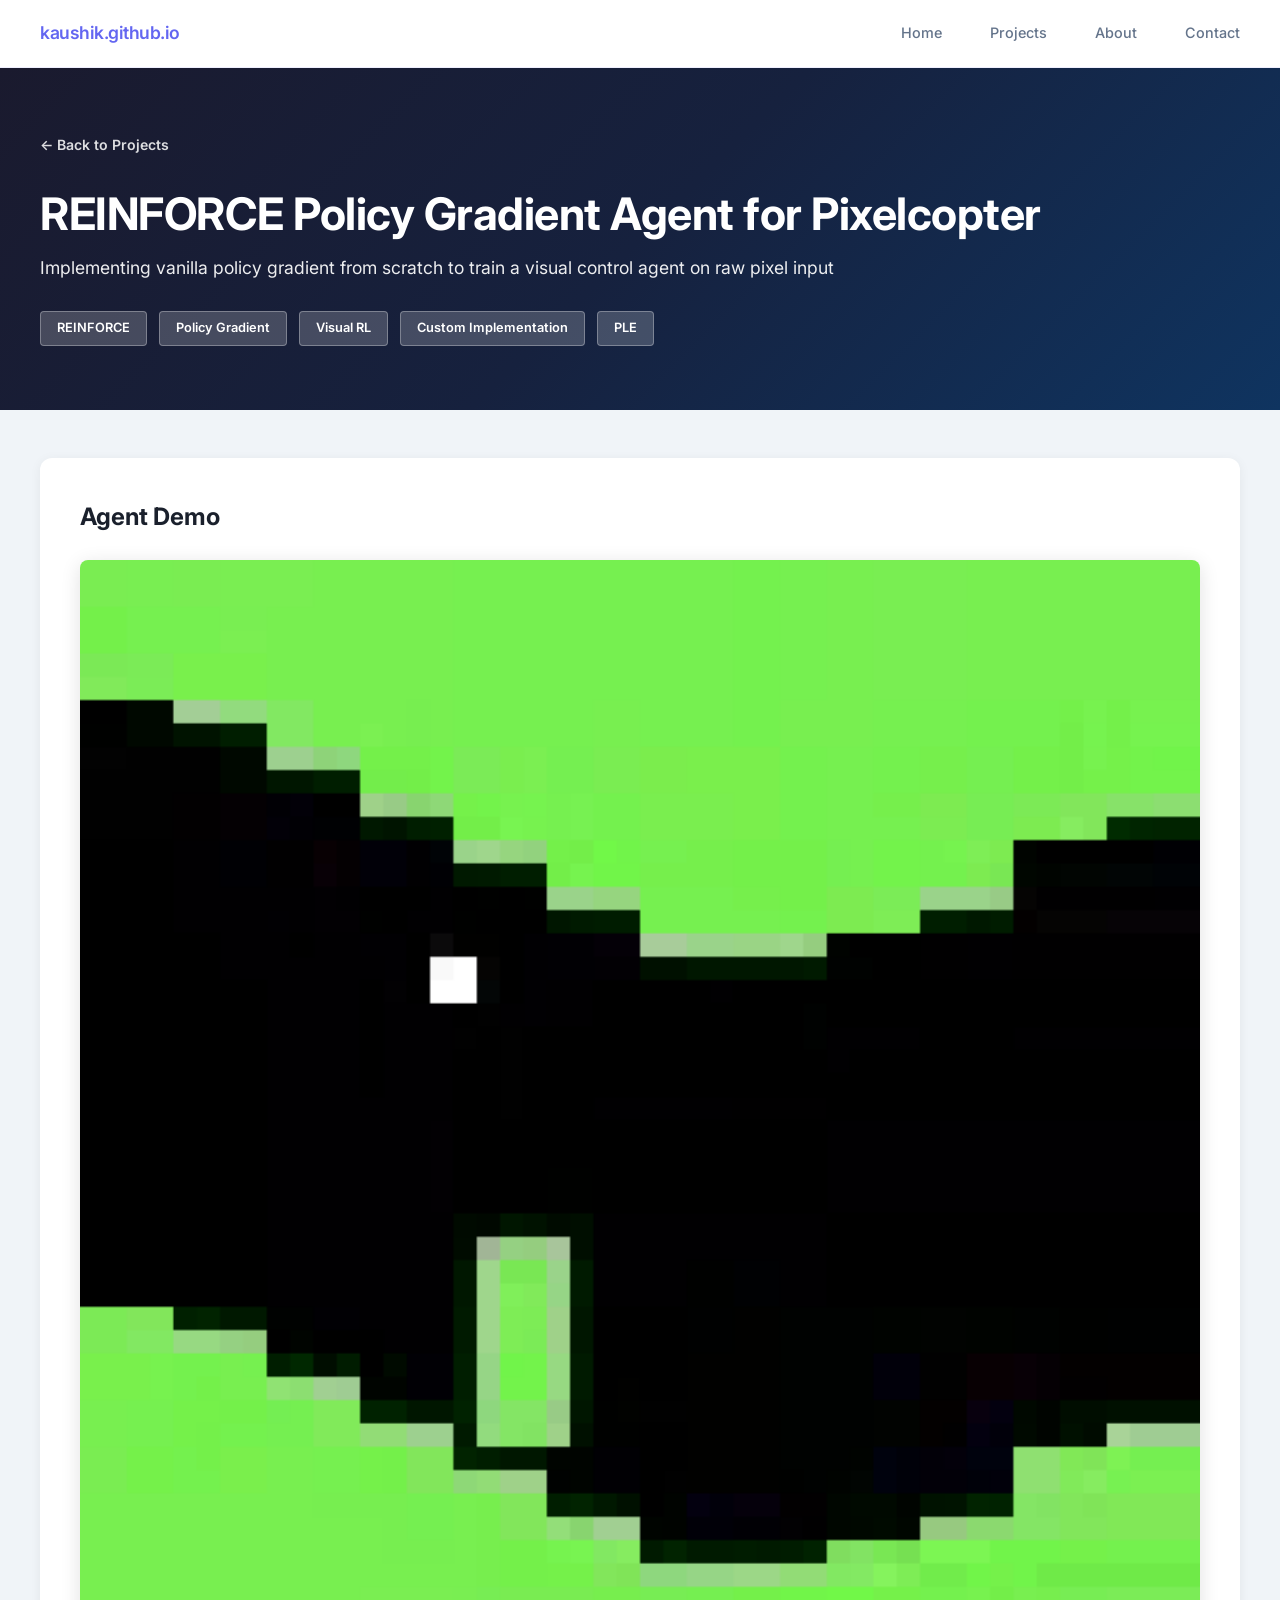
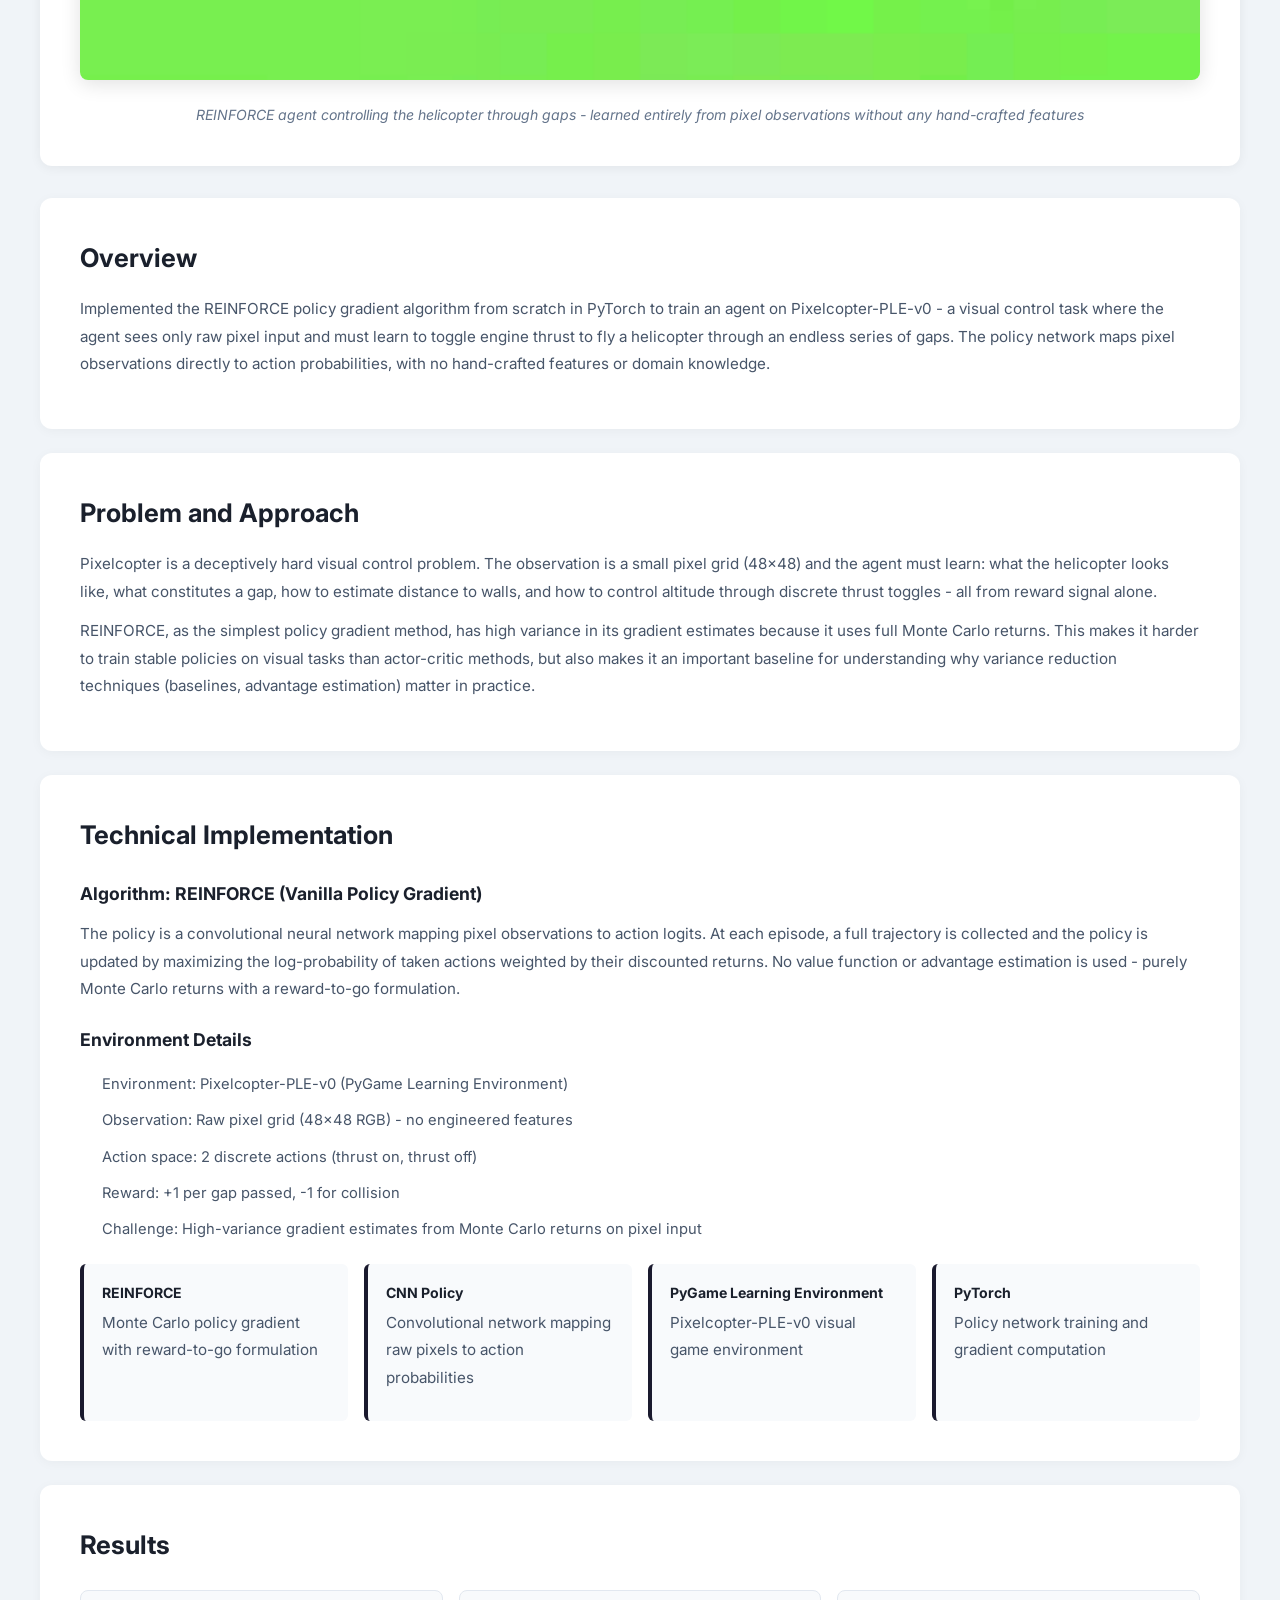
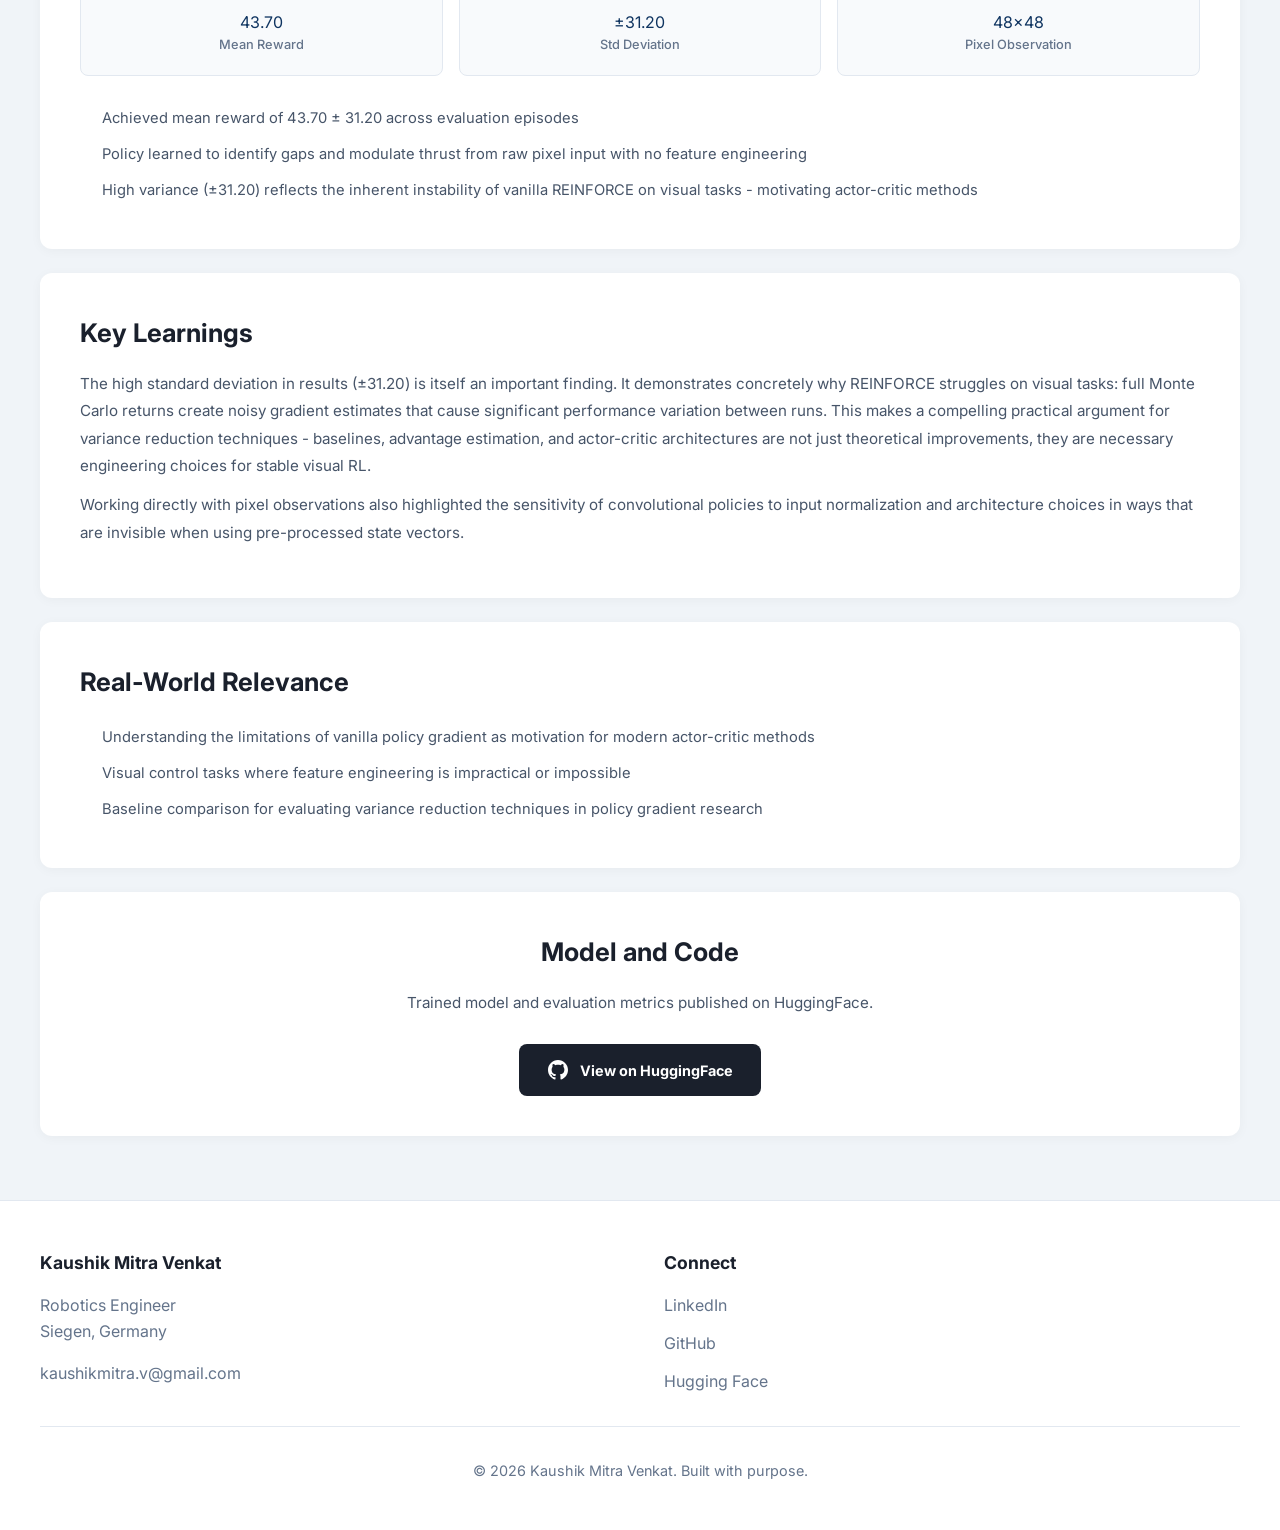
<file: project-pixelcopter.html>
<!DOCTYPE html>
<html lang="en">
<head>
    <meta charset="UTF-8">
    <meta name="viewport" content="width=device-width, initial-scale=1.0">
    <title>REINFORCE Policy Gradient Agent for Pixelcopter | Kaushik Mitra Venkat</title>
    <link rel="stylesheet" href="styles.css">
    <style>
        .project-hero-banner { background: linear-gradient(135deg, #1a1a2e 0%, #16213e 50%, #0f3460 100%); }
        .tech-item { background: #f8fafc; padding: 1.1rem; border-radius: 6px; border-left: 4px solid #1a1a2e; }
        .tech-item h4 { font-size: 0.88rem; font-weight: 700; color: #1a202c; margin-bottom: 0.3rem; }
        .tech-item p { font-size: 0.78rem; color: #64748b; margin: 0; line-height: 1.5; }
        .feature-list li::before { color: #1a1a2e; }
        
        .project-hero-banner { padding: 4rem 0; color: white; }
        .project-hero-banner h1 { font-size: 2.8rem; font-weight: 700; margin-bottom: 0.75rem; line-height: 1.2; letter-spacing: -0.5px; }
        .project-hero-banner .subtitle { font-size: 1.1rem; opacity: 0.92; margin-bottom: 1.8rem; }
        .meta-bar { display: flex; gap: 0.75rem; flex-wrap: wrap; }
        .meta-tag { background: rgba(255,255,255,0.2); color: white; padding: 0.4rem 1rem; border-radius: 4px; font-size: 0.8rem; font-weight: 600; border: 1px solid rgba(255,255,255,0.3); }
        .demo-block { background: white; padding: 2.5rem; border-radius: 12px; margin: 3rem 0 2rem; box-shadow: 0 2px 12px rgba(0,0,0,0.06); }
        .demo-block h2 { font-size: 1.5rem; font-weight: 700; color: #1a202c; margin-bottom: 1.5rem; }
        .demo-media { width: 100%; border-radius: 8px; box-shadow: 0 4px 20px rgba(0,0,0,0.12); }
        .demo-caption { text-align: center; margin-top: 1rem; color: #64748b; font-size: 0.88rem; font-style: italic; }
        .content-block { background: white; padding: 2.5rem; border-radius: 12px; margin-bottom: 1.5rem; box-shadow: 0 2px 12px rgba(0,0,0,0.04); }
        .content-block h2 { font-size: 1.6rem; font-weight: 700; color: #1a202c; margin-bottom: 1rem; }
        .content-block h3 { font-size: 1.1rem; font-weight: 700; color: #1a202c; margin: 1.5rem 0 0.75rem; }
        .content-block p { font-size: 0.95rem; color: #475569; line-height: 1.8; margin-bottom: 0.75rem; }
        .tech-grid { display: grid; grid-template-columns: repeat(auto-fit, minmax(180px, 1fr)); gap: 1rem; margin-top: 1rem; }
        .results-row { display: grid; grid-template-columns: repeat(auto-fit, minmax(160px, 1fr)); gap: 1rem; margin: 1.5rem 0; }
        .result-card { background: #f8fafc; border: 1px solid #e2e8f0; border-radius: 8px; padding: 1.2rem; text-align: center; }
        .result-label { font-size: 0.8rem; color: #64748b; font-weight: 500; }
        .feature-list { list-style: none; padding: 0; }
        .feature-list li { padding: 0.4rem 0 0.4rem 1.4rem; position: relative; font-size: 0.92rem; color: #475569; line-height: 1.6; }
        .github-btn { display: inline-flex; align-items: center; gap: 0.75rem; background: #1a202c; color: white; padding: 0.9rem 1.8rem; border-radius: 8px; text-decoration: none; font-weight: 700; font-size: 0.9rem; transition: all 0.25s; margin-top: 1rem; }
        .github-btn:hover { background: #2d3748; transform: translateY(-1px); }
        .back-link { display: inline-flex; align-items: center; gap: 0.4rem; color: white; opacity: 0.85; text-decoration: none; font-weight: 600; font-size: 0.88rem; margin-bottom: 2rem; }
        .back-link:hover { opacity: 1; }

    </style>
</head>
<body>
    <nav>
        <div class="container">
            <div class="logo">kaushik.github.io</div>
            <ul class="nav-links">
                <li><a href="index.html">Home</a></li>
                <li><a href="projects.html">Projects</a></li>
                <li><a href="about.html">About</a></li>
                <li><a href="index.html#contact">Contact</a></li>
            </ul>
        </div>
    </nav>
    <section class="project-hero-banner">
        <div class="container">
            <a href="projects.html" class="back-link">← Back to Projects</a>
            <h1>REINFORCE Policy Gradient Agent for Pixelcopter</h1>
            <p class="subtitle">Implementing vanilla policy gradient from scratch to train a visual control agent on raw pixel input</p>
            <div class="meta-bar"><span class="meta-tag">REINFORCE</span><span class="meta-tag">Policy Gradient</span><span class="meta-tag">Visual RL</span><span class="meta-tag">Custom Implementation</span><span class="meta-tag">PLE</span></div>
        </div>
    </section>
    <section class="container">
        <div class="demo-block">
            <h2>Agent Demo</h2>
            <img src="assets/projects/rl/pixel_copter.gif" alt="REINFORCE Policy Gradient Agent for Pixelcopter Demo" class="demo-media">
            <p class="demo-caption">REINFORCE agent controlling the helicopter through gaps - learned entirely from pixel observations without any hand-crafted features</p>
        </div>
    </section>
    <section class="container">
        <div class="content-block"><h2>Overview</h2><p>Implemented the REINFORCE policy gradient algorithm from scratch in PyTorch to train an agent on Pixelcopter-PLE-v0 - a visual control task where the agent sees only raw pixel input and must learn to toggle engine thrust to fly a helicopter through an endless series of gaps. The policy network maps pixel observations directly to action probabilities, with no hand-crafted features or domain knowledge.</p></div>
        <div class="content-block"><h2>Problem and Approach</h2><p>Pixelcopter is a deceptively hard visual control problem. The observation is a small pixel grid (48x48) and the agent must learn: what the helicopter looks like, what constitutes a gap, how to estimate distance to walls, and how to control altitude through discrete thrust toggles - all from reward signal alone.</p><p>REINFORCE, as the simplest policy gradient method, has high variance in its gradient estimates because it uses full Monte Carlo returns. This makes it harder to train stable policies on visual tasks than actor-critic methods, but also makes it an important baseline for understanding why variance reduction techniques (baselines, advantage estimation) matter in practice.</p></div>
        <div class="content-block"><h2>Technical Implementation</h2><h3>Algorithm: REINFORCE (Vanilla Policy Gradient)</h3>
            <p>The policy is a convolutional neural network mapping pixel observations to action logits. At each episode, a full trajectory is collected and the policy is updated by maximizing the log-probability of taken actions weighted by their discounted returns. No value function or advantage estimation is used - purely Monte Carlo returns with a reward-to-go formulation.</p>
            <h3>Environment Details</h3>
            <ul class="feature-list">
                <li>Environment: Pixelcopter-PLE-v0 (PyGame Learning Environment)</li>
                <li>Observation: Raw pixel grid (48x48 RGB) - no engineered features</li>
                <li>Action space: 2 discrete actions (thrust on, thrust off)</li>
                <li>Reward: +1 per gap passed, -1 for collision</li>
                <li>Challenge: High-variance gradient estimates from Monte Carlo returns on pixel input</li>
            </ul>
            <div class="tech-grid">
                <div class="tech-item"><h4>REINFORCE</h4><p>Monte Carlo policy gradient with reward-to-go formulation</p></div>
                <div class="tech-item"><h4>CNN Policy</h4><p>Convolutional network mapping raw pixels to action probabilities</p></div>
                <div class="tech-item"><h4>PyGame Learning Environment</h4><p>Pixelcopter-PLE-v0 visual game environment</p></div>
                <div class="tech-item"><h4>PyTorch</h4><p>Policy network training and gradient computation</p></div>
            </div></div>
        <div class="content-block">
            <h2>Results</h2>
            <div class="results-row"><div class="result-card"><div class="result-value" style="color:#0f3460">43.70</div><div class="result-label">Mean Reward</div></div><div class="result-card"><div class="result-value" style="color:#0f3460">±31.20</div><div class="result-label">Std Deviation</div></div><div class="result-card"><div class="result-value" style="color:#0f3460">48x48</div><div class="result-label">Pixel Observation</div></div></div>
            <ul class="feature-list"><li>Achieved mean reward of 43.70 ± 31.20 across evaluation episodes</li><li>Policy learned to identify gaps and modulate thrust from raw pixel input with no feature engineering</li><li>High variance (±31.20) reflects the inherent instability of vanilla REINFORCE on visual tasks - motivating actor-critic methods</li></ul>
        </div>
        <div class="content-block"><h2>Key Learnings</h2><p>The high standard deviation in results (±31.20) is itself an important finding. It demonstrates concretely why REINFORCE struggles on visual tasks: full Monte Carlo returns create noisy gradient estimates that cause significant performance variation between runs. This makes a compelling practical argument for variance reduction techniques - baselines, advantage estimation, and actor-critic architectures are not just theoretical improvements, they are necessary engineering choices for stable visual RL.</p><p>Working directly with pixel observations also highlighted the sensitivity of convolutional policies to input normalization and architecture choices in ways that are invisible when using pre-processed state vectors.</p></div>
        <div class="content-block"><h2>Real-World Relevance</h2><ul class="feature-list"><li>Understanding the limitations of vanilla policy gradient as motivation for modern actor-critic methods</li><li>Visual control tasks where feature engineering is impractical or impossible</li><li>Baseline comparison for evaluating variance reduction techniques in policy gradient research</li></ul></div>
        <div class="content-block" style="text-align:center;">
            <h2>Model and Code</h2>
            <p>Trained model and evaluation metrics published on HuggingFace.</p>
            <a href="https://huggingface.co/Kaushik23/Pixel-copter" target="_blank" class="github-btn">
                <svg width="20" height="20" viewBox="0 0 24 24" fill="currentColor"><path d="M12 0c-6.626 0-12 5.373-12 12 0 5.302 3.438 9.8 8.207 11.387.599.111.793-.261.793-.577v-2.234c-3.338.726-4.033-1.416-4.033-1.416-.546-1.387-1.333-1.756-1.333-1.756-1.089-.745.083-.729.083-.729 1.205.084 1.839 1.237 1.839 1.237 1.07 1.834 2.807 1.304 3.492.997.107-.775.418-1.305.762-1.604-2.665-.305-5.467-1.334-5.467-5.931 0-1.311.469-2.381 1.236-3.221-.124-.303-.535-1.524.117-3.176 0 0 1.008-.322 3.301 1.23.957-.266 1.983-.399 3.003-.404 1.02.005 2.047.138 3.006.404 2.291-1.552 3.297-1.23 3.297-1.23.653 1.653.242 2.874.118 3.176.77.84 1.235 1.911 1.235 3.221 0 4.609-2.807 5.624-5.479 5.921.43.372.823 1.102.823 2.222v3.293c0 .319.192.694.801.576 4.765-1.589 8.199-6.086 8.199-11.386 0-6.627-5.373-12-12-12z"/></svg>
                View on HuggingFace
            </a>
        </div>
    </section>
    <footer>
        <div class="container">
            <div class="footer-content">
                <div class="footer-section">
                    <h3>Kaushik Mitra Venkat</h3>
                    <p style="color:#64748b;margin-top:0.5rem;">Robotics Engineer<br>Siegen, Germany</p>
                    <div class="footer-links" style="margin-top:1rem;"><a href="mailto:kaushikmitra.v@gmail.com">kaushikmitra.v@gmail.com</a></div>
                </div>
                <div class="footer-section">
                    <h3>Connect</h3>
                    <div class="footer-links">
                        <a href="https://www.linkedin.com/in/kaushikmitra23/" target="_blank">LinkedIn</a>
                        <a href="https://github.com/Kaushik-DIY" target="_blank">GitHub</a>
                        <a href="https://huggingface.co/Kaushik23" target="_blank">Hugging Face</a>
                    </div>
                </div>
            </div>
            <div class="footer-bottom"><p>© 2026 Kaushik Mitra Venkat. Built with purpose.</p></div>
        </div>
    </footer>
</body>
</html>
</file>
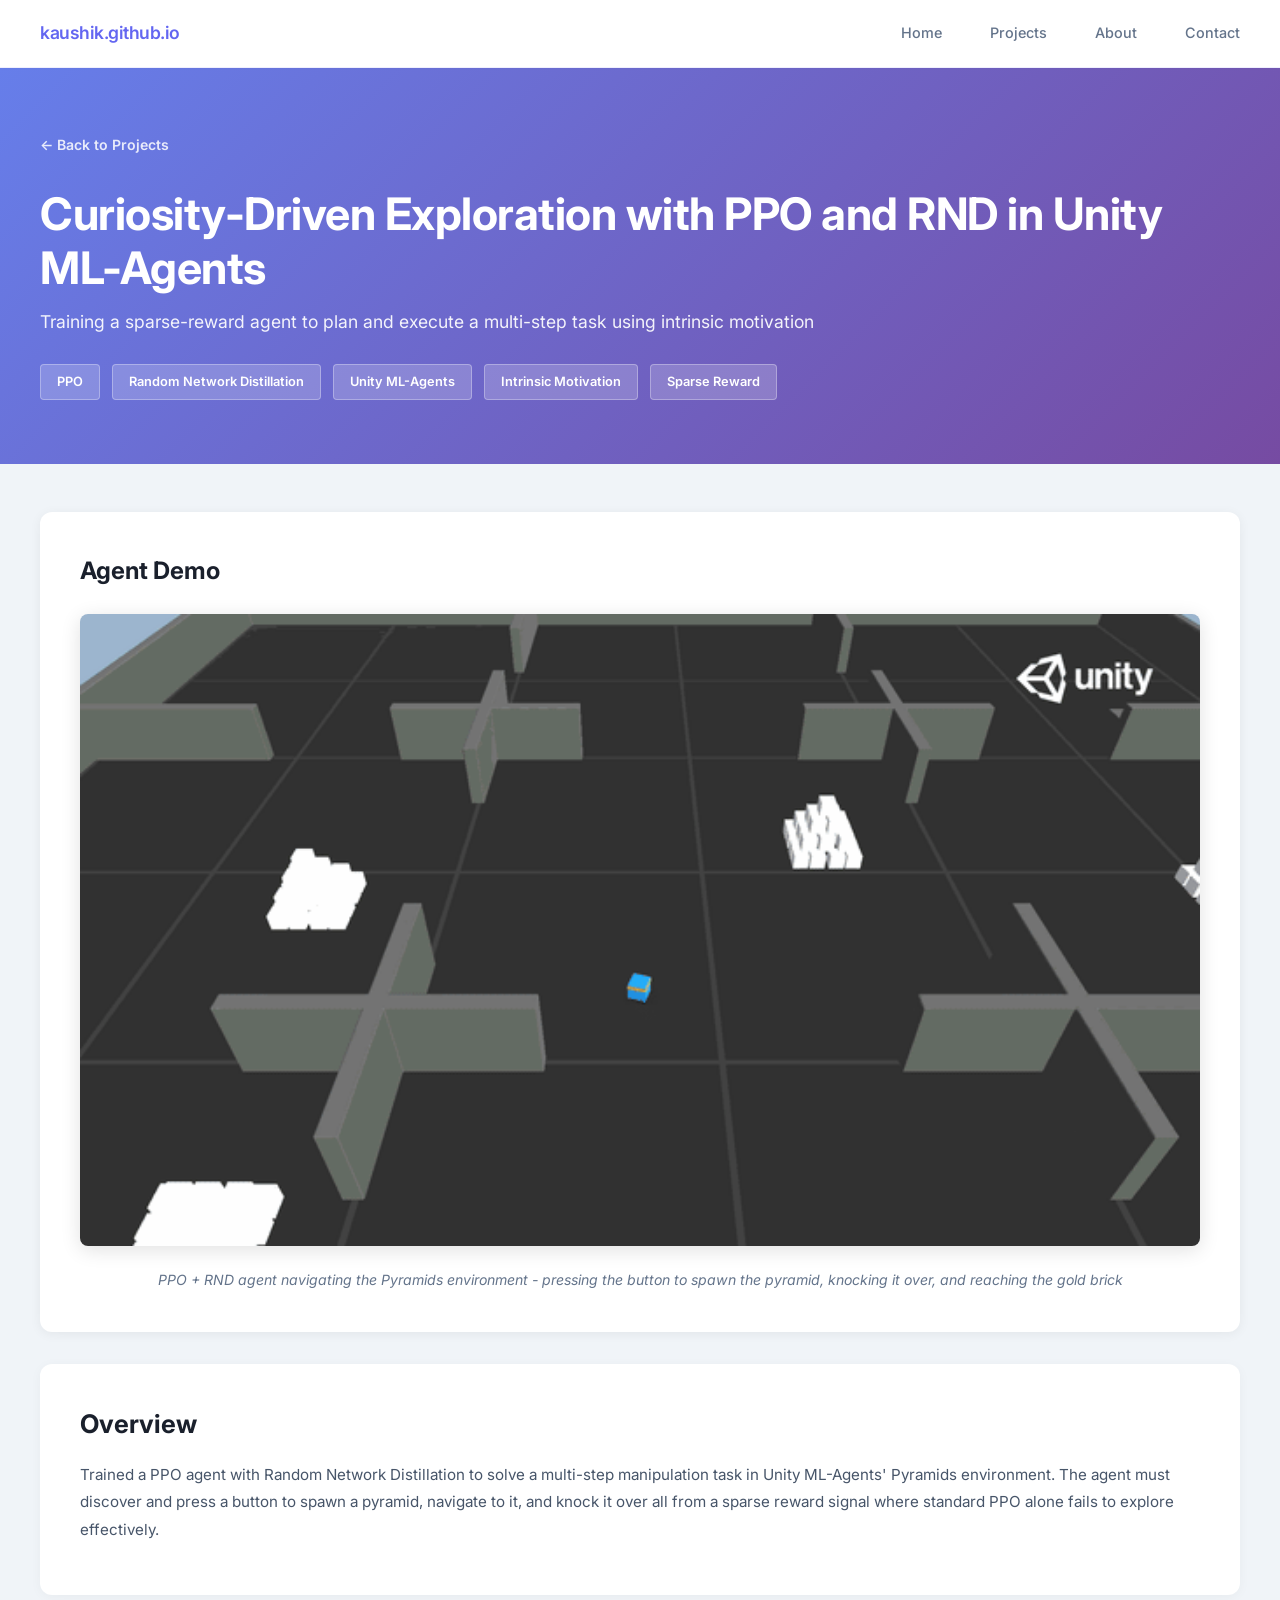
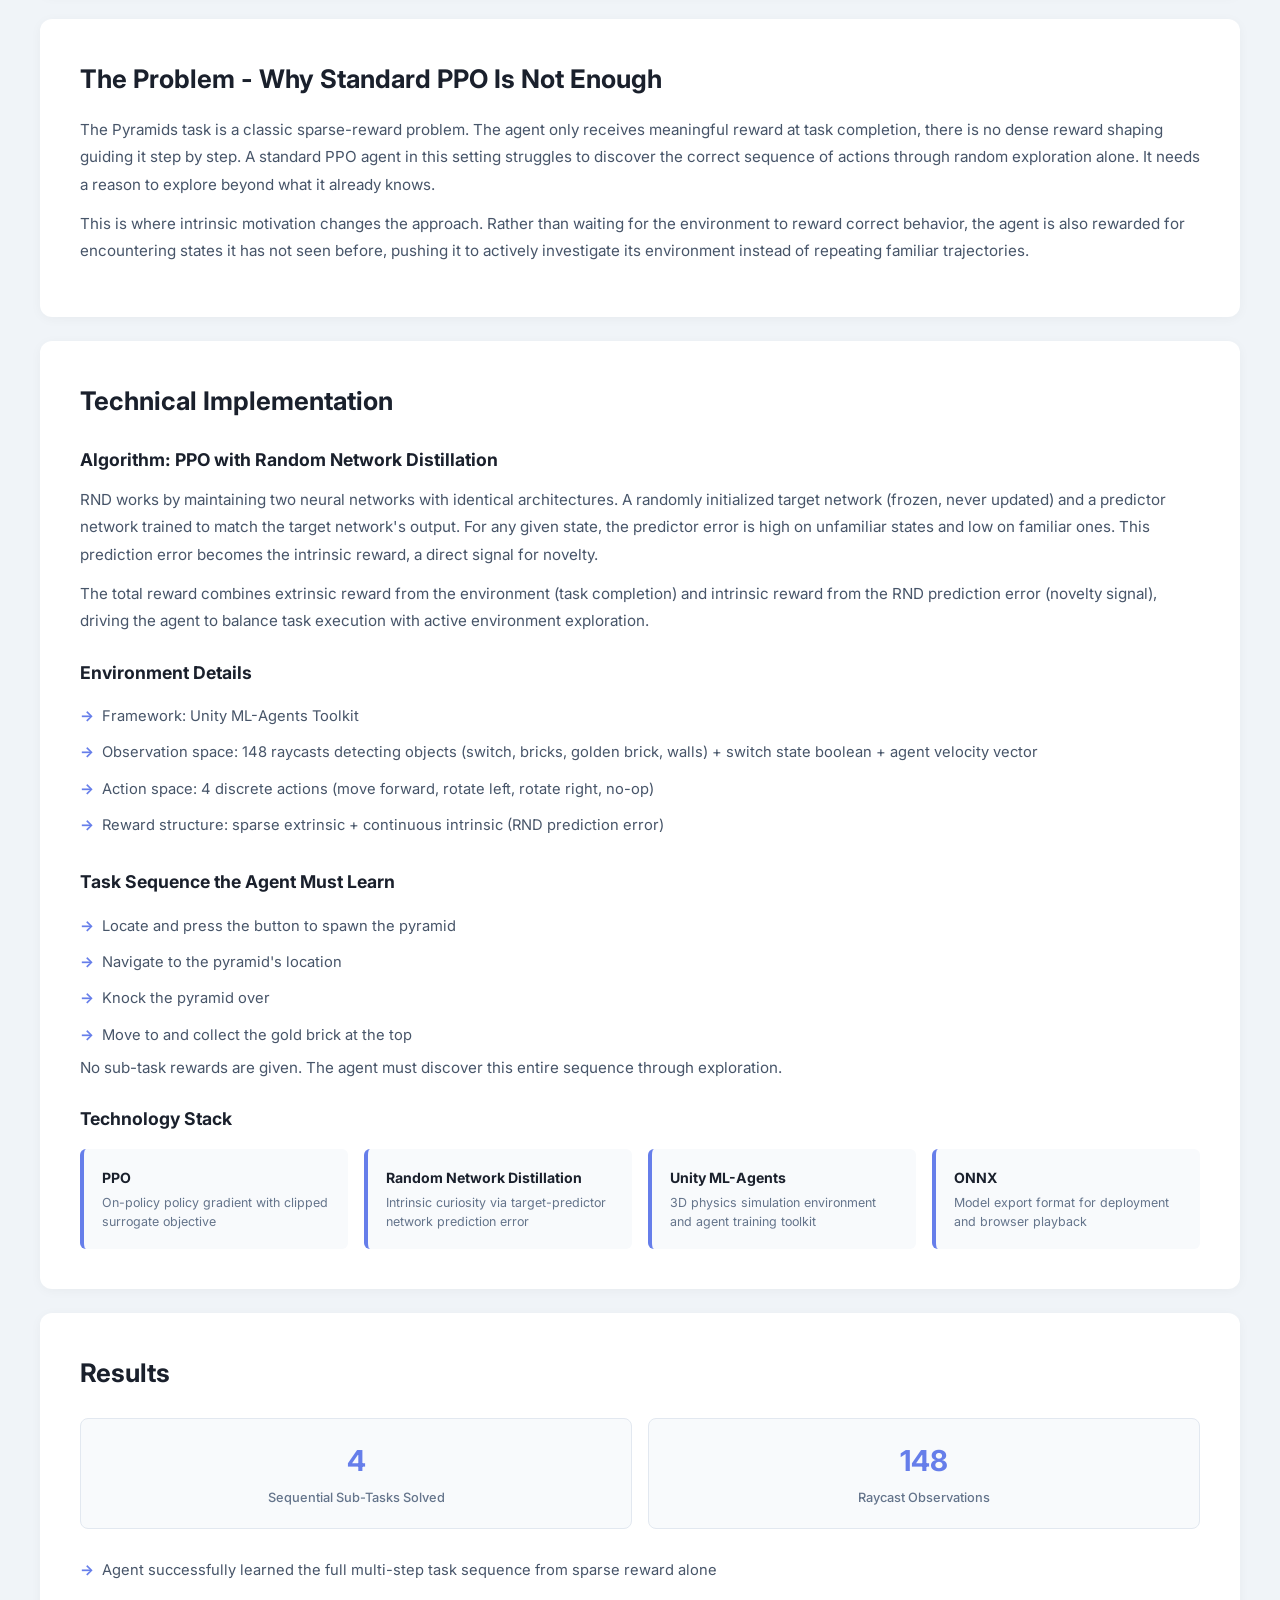
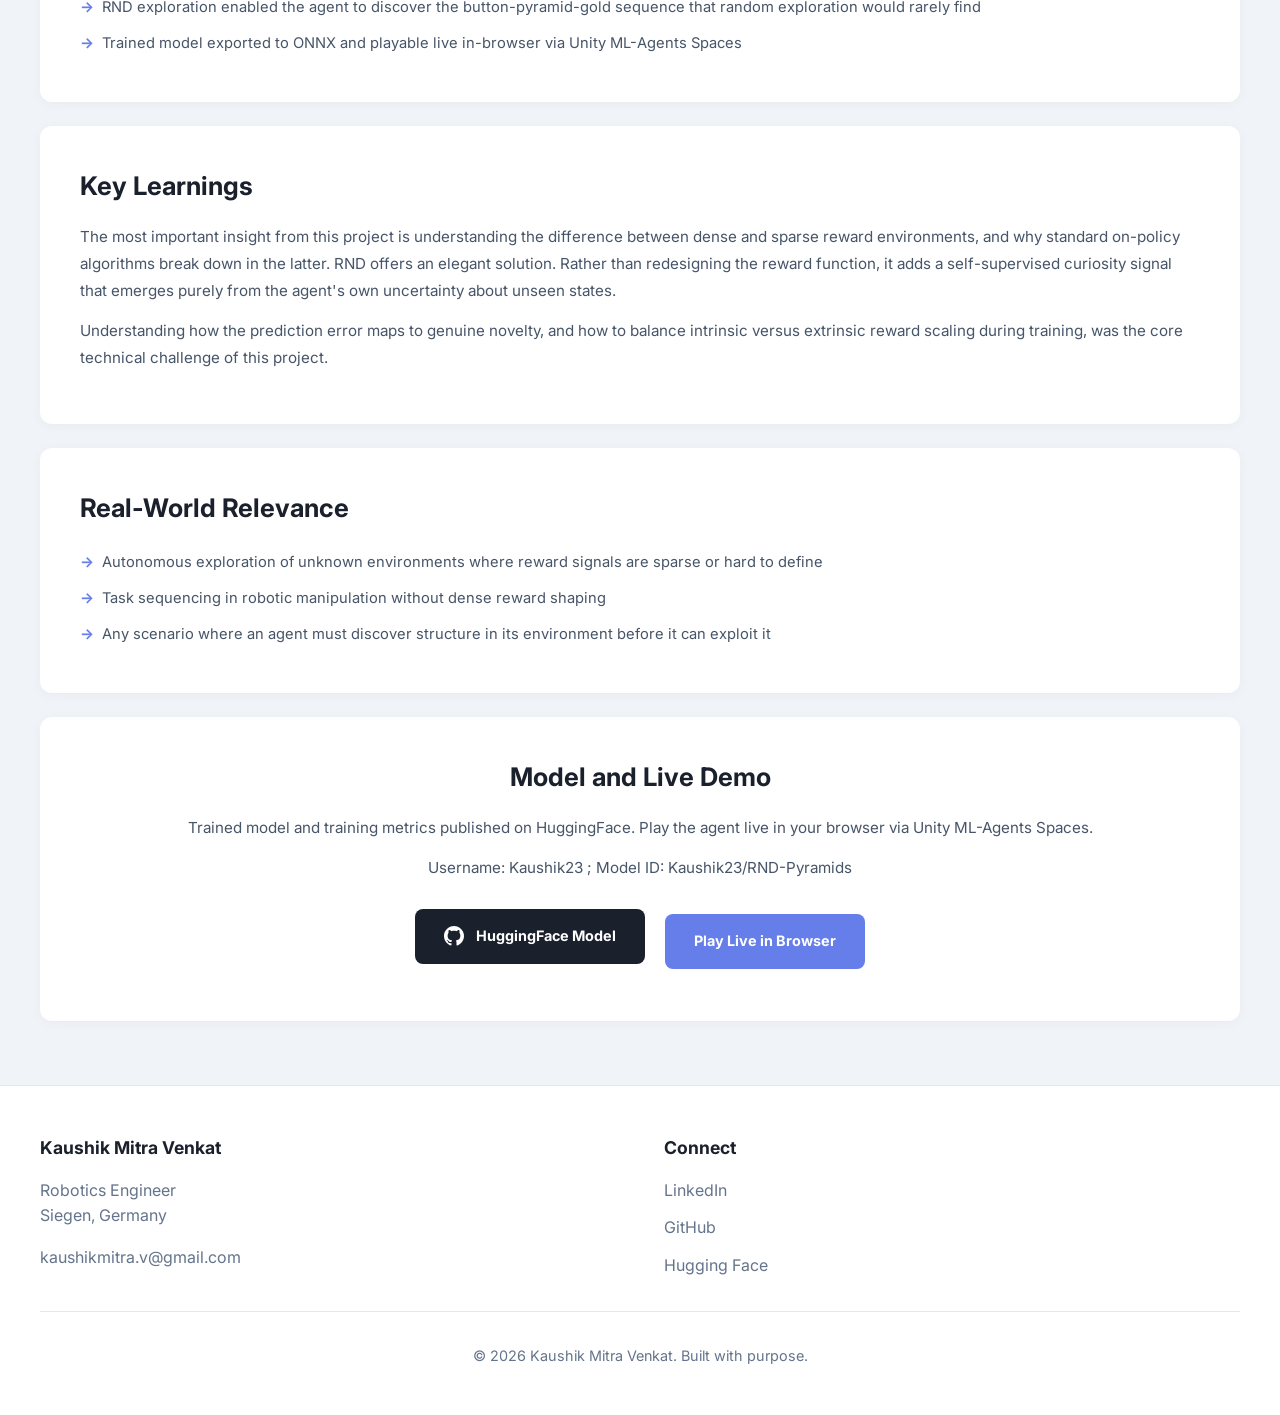
<file: project-rnd.html>
<!DOCTYPE html>
<html lang="en">
<head>
    <meta charset="UTF-8">
    <meta name="viewport" content="width=device-width, initial-scale=1.0">
    <title>RND Pyramids | Kaushik Mitra Venkat</title>
    <link rel="stylesheet" href="styles.css">
    <style>
        .project-hero-banner { background: linear-gradient(135deg, #667eea 0%, #764ba2 100%); padding: 4rem 0; color: white; }
        .project-hero-banner h1 { font-size: 2.8rem; font-weight: 700; margin-bottom: 0.75rem; line-height: 1.2; letter-spacing: -0.5px; }
        .project-hero-banner .subtitle { font-size: 1.1rem; opacity: 0.92; margin-bottom: 1.8rem; }
        .meta-bar { display: flex; gap: 0.75rem; flex-wrap: wrap; }
        .meta-tag { background: rgba(255,255,255,0.2); color: white; padding: 0.4rem 1rem; border-radius: 4px; font-size: 0.8rem; font-weight: 600; border: 1px solid rgba(255,255,255,0.3); }
        .demo-block { background: white; padding: 2.5rem; border-radius: 12px; margin: 3rem 0 2rem; box-shadow: 0 2px 12px rgba(0,0,0,0.06); }
        .demo-block h2 { font-size: 1.5rem; font-weight: 700; color: #1a202c; margin-bottom: 1.5rem; }
        .demo-media { width: 100%; border-radius: 8px; box-shadow: 0 4px 20px rgba(0,0,0,0.12); }
        .demo-caption { text-align: center; margin-top: 1rem; color: #64748b; font-size: 0.88rem; font-style: italic; }
        .content-block { background: white; padding: 2.5rem; border-radius: 12px; margin-bottom: 1.5rem; box-shadow: 0 2px 12px rgba(0,0,0,0.04); }
        .content-block h2 { font-size: 1.6rem; font-weight: 700; color: #1a202c; margin-bottom: 1rem; }
        .content-block h3 { font-size: 1.1rem; font-weight: 700; color: #1a202c; margin: 1.5rem 0 0.75rem; }
        .content-block p { font-size: 0.95rem; color: #475569; line-height: 1.8; margin-bottom: 0.75rem; }
        .tech-grid { display: grid; grid-template-columns: repeat(auto-fit, minmax(180px, 1fr)); gap: 1rem; margin-top: 1rem; }
        .tech-item { background: #f8fafc; padding: 1.1rem; border-radius: 6px; border-left: 4px solid #667eea; }
        .tech-item h4 { font-size: 0.88rem; font-weight: 700; color: #1a202c; margin-bottom: 0.3rem; }
        .tech-item p { font-size: 0.78rem; color: #64748b; margin: 0; line-height: 1.5; }
        .results-row { display: grid; grid-template-columns: repeat(auto-fit, minmax(160px, 1fr)); gap: 1rem; margin: 1.5rem 0; }
        .result-card { background: #f8fafc; border: 1px solid #e2e8f0; border-radius: 8px; padding: 1.2rem; text-align: center; }
        .result-value { font-size: 1.8rem; font-weight: 700; color: #667eea; margin-bottom: 0.25rem; }
        .result-label { font-size: 0.8rem; color: #64748b; font-weight: 500; }
        .feature-list { list-style: none; padding: 0; }
        .feature-list li { padding: 0.4rem 0 0.4rem 1.4rem; position: relative; font-size: 0.92rem; color: #475569; line-height: 1.6; }
        .feature-list li::before { content: '→'; position: absolute; left: 0; color: #667eea; font-weight: bold; }
        .github-btn { display: inline-flex; align-items: center; gap: 0.75rem; background: #1a202c; color: white; padding: 0.9rem 1.8rem; border-radius: 8px; text-decoration: none; font-weight: 700; font-size: 0.9rem; transition: all 0.25s; margin-top: 1rem; }
        .github-btn:hover { background: #2d3748; transform: translateY(-1px); }
        .live-btn { display: inline-flex; align-items: center; gap: 0.75rem; background: #667eea; color: white; padding: 0.9rem 1.8rem; border-radius: 8px; text-decoration: none; font-weight: 700; font-size: 0.9rem; transition: all 0.25s; margin-top: 1rem; margin-left: 1rem; }
        .live-btn:hover { background: #5a67d8; transform: translateY(-1px); }
        .back-link { display: inline-flex; align-items: center; gap: 0.4rem; color: white; opacity: 0.85; text-decoration: none; font-weight: 600; font-size: 0.88rem; margin-bottom: 2rem; transition: opacity 0.2s; }
        .back-link:hover { opacity: 1; }
    </style>
</head>
<body>
    <nav>
        <div class="container">
            <div class="logo">kaushik.github.io</div>
            <ul class="nav-links">
                <li><a href="index.html">Home</a></li>
                <li><a href="projects.html">Projects</a></li>
                <li><a href="about.html">About</a></li>
                <li><a href="index.html#contact">Contact</a></li>
            </ul>
        </div>
    </nav>

    <section class="project-hero-banner">
        <div class="container">
            <a href="projects.html" class="back-link">← Back to Projects</a>
            <h1>Curiosity-Driven Exploration with PPO and RND in Unity ML-Agents</h1>
            <p class="subtitle">Training a sparse-reward agent to plan and execute a multi-step task using intrinsic motivation</p>
            <div class="meta-bar">
                <span class="meta-tag">PPO</span>
                <span class="meta-tag">Random Network Distillation</span>
                <span class="meta-tag">Unity ML-Agents</span>
                <span class="meta-tag">Intrinsic Motivation</span>
                <span class="meta-tag">Sparse Reward</span>
            </div>
        </div>
    </section>

    <section class="container">
        <div class="demo-block">
            <h2>Agent Demo</h2>
            <img src="assets/projects/rl/rnd_pyramids.gif" alt="RND Pyramids Agent Demo" class="demo-media">
            <p class="demo-caption">PPO + RND agent navigating the Pyramids environment - pressing the button to spawn the pyramid, knocking it over, and reaching the gold brick</p>
        </div>
    </section>

    <section class="container">
        <div class="content-block">
            <h2>Overview</h2>
            <p>Trained a PPO agent with Random Network Distillation to solve a multi-step manipulation task in Unity ML-Agents' Pyramids environment. The agent must discover and press a button to spawn a pyramid, navigate to it, and knock it over all from a sparse reward signal where standard PPO alone fails to explore effectively.</p>
        </div>

        <div class="content-block">
            <h2>The Problem - Why Standard PPO Is Not Enough</h2>
            <p>The Pyramids task is a classic sparse-reward problem. The agent only receives meaningful reward at task completion, there is no dense reward shaping guiding it step by step. A standard PPO agent in this setting struggles to discover the correct sequence of actions through random exploration alone. It needs a reason to explore beyond what it already knows.</p>
            <p>This is where intrinsic motivation changes the approach. Rather than waiting for the environment to reward correct behavior, the agent is also rewarded for encountering states it has not seen before, pushing it to actively investigate its environment instead of repeating familiar trajectories.</p>
        </div>

        <div class="content-block">
            <h2>Technical Implementation</h2>
            <h3>Algorithm: PPO with Random Network Distillation</h3>
            <p>RND works by maintaining two neural networks with identical architectures. A randomly initialized target network (frozen, never updated) and a predictor network trained to match the target network's output. For any given state, the predictor error is high on unfamiliar states and low on familiar ones. This prediction error becomes the intrinsic reward, a direct signal for novelty.</p>
            <p>The total reward combines extrinsic reward from the environment (task completion) and intrinsic reward from the RND prediction error (novelty signal), driving the agent to balance task execution with active environment exploration.</p>
            <h3>Environment Details</h3>
            <ul class="feature-list">
                <li>Framework: Unity ML-Agents Toolkit</li>
                <li>Observation space: 148 raycasts detecting objects (switch, bricks, golden brick, walls) + switch state boolean + agent velocity vector</li>
                <li>Action space: 4 discrete actions (move forward, rotate left, rotate right, no-op)</li>
                <li>Reward structure: sparse extrinsic + continuous intrinsic (RND prediction error)</li>
            </ul>
            <h3>Task Sequence the Agent Must Learn</h3>
            <ul class="feature-list">
                <li>Locate and press the button to spawn the pyramid</li>
                <li>Navigate to the pyramid's location</li>
                <li>Knock the pyramid over</li>
                <li>Move to and collect the gold brick at the top</li>
            </ul>
            <p>No sub-task rewards are given. The agent must discover this entire sequence through exploration.</p>
            <h3>Technology Stack</h3>
            <div class="tech-grid">
                <div class="tech-item"><h4>PPO</h4><p>On-policy policy gradient with clipped surrogate objective</p></div>
                <div class="tech-item"><h4>Random Network Distillation</h4><p>Intrinsic curiosity via target-predictor network prediction error</p></div>
                <div class="tech-item"><h4>Unity ML-Agents</h4><p>3D physics simulation environment and agent training toolkit</p></div>
                <div class="tech-item"><h4>ONNX</h4><p>Model export format for deployment and browser playback</p></div>
            </div>
        </div>

        <div class="content-block">
            <h2>Results</h2>
            <div class="results-row">
                <div class="result-card"><div class="result-value">4</div><div class="result-label">Sequential Sub-Tasks Solved</div></div>
                <div class="result-card"><div class="result-value">148</div><div class="result-label">Raycast Observations</div></div>
            </div>
            <ul class="feature-list">
                <li>Agent successfully learned the full multi-step task sequence from sparse reward alone</li>
                <li>RND exploration enabled the agent to discover the button-pyramid-gold sequence that random exploration would rarely find</li>
                <li>Trained model exported to ONNX and playable live in-browser via Unity ML-Agents Spaces</li>
            </ul>
        </div>

        <div class="content-block">
            <h2>Key Learnings</h2>
            <p>The most important insight from this project is understanding the difference between dense and sparse reward environments, and why standard on-policy algorithms break down in the latter. RND offers an elegant solution. Rather than redesigning the reward function, it adds a self-supervised curiosity signal that emerges purely from the agent's own uncertainty about unseen states.</p>
            <p>Understanding how the prediction error maps to genuine novelty, and how to balance intrinsic versus extrinsic reward scaling during training, was the core technical challenge of this project.</p>
        </div>

        <div class="content-block">
            <h2>Real-World Relevance</h2>
            <ul class="feature-list">
                <li>Autonomous exploration of unknown environments where reward signals are sparse or hard to define</li>
                <li>Task sequencing in robotic manipulation without dense reward shaping</li>
                <li>Any scenario where an agent must discover structure in its environment before it can exploit it</li>
            </ul>
        </div>

        <div class="content-block" style="text-align: center;">
            <h2>Model and Live Demo</h2>
            <p>Trained model and training metrics published on HuggingFace. Play the agent live in your browser via Unity ML-Agents Spaces.</p>
            <p>Username: Kaushik23	;	Model ID: Kaushik23/RND-Pyramids<p>
            <a href="https://huggingface.co/Kaushik23/RND-Pyramids" target="_blank" class="github-btn">
                <svg width="20" height="20" viewBox="0 0 24 24" fill="currentColor"><path d="M12 0c-6.626 0-12 5.373-12 12 0 5.302 3.438 9.8 8.207 11.387.599.111.793-.261.793-.577v-2.234c-3.338.726-4.033-1.416-4.033-1.416-.546-1.387-1.333-1.756-1.333-1.756-1.089-.745.083-.729.083-.729 1.205.084 1.839 1.237 1.839 1.237 1.07 1.834 2.807 1.304 3.492.997.107-.775.418-1.305.762-1.604-2.665-.305-5.467-1.334-5.467-5.931 0-1.311.469-2.381 1.236-3.221-.124-.303-.535-1.524.117-3.176 0 0 1.008-.322 3.301 1.23.957-.266 1.983-.399 3.003-.404 1.02.005 2.047.138 3.006.404 2.291-1.552 3.297-1.23 3.297-1.23.653 1.653.242 2.874.118 3.176.77.84 1.235 1.911 1.235 3.221 0 4.609-2.807 5.624-5.479 5.921.43.372.823 1.102.823 2.222v3.293c0 .319.192.694.801.576 4.765-1.589 8.199-6.086 8.199-11.386 0-6.627-5.373-12-12-12z"/></svg>
                HuggingFace Model
            </a>
            <a href="https://huggingface.co/spaces/unity/ML-Agents-Pyramids" target="_blank" class="live-btn">Play Live in Browser</a>
        </div>
    </section>

    <footer>
        <div class="container">
            <div class="footer-content">
                <div class="footer-section">
                    <h3>Kaushik Mitra Venkat</h3>
                    <p style="color:#64748b;margin-top:0.5rem;">Robotics Engineer<br>Siegen, Germany</p>
                    <div class="footer-links" style="margin-top:1rem;">
                        <a href="mailto:kaushikmitra.v@gmail.com">kaushikmitra.v@gmail.com</a>
                    </div>
                </div>
                <div class="footer-section">
                    <h3>Connect</h3>
                    <div class="footer-links">
                        <a href="https://www.linkedin.com/in/kaushikmitra23/" target="_blank">LinkedIn</a>
                        <a href="https://github.com/Kaushik-DIY" target="_blank">GitHub</a>
                        <a href="https://huggingface.co/Kaushik23" target="_blank">Hugging Face</a>
                    </div>
                </div>
            </div>
            <div class="footer-bottom"><p>© 2026 Kaushik Mitra Venkat. Built with purpose.</p></div>
        </div>
    </footer>
</body>
</html>
</file>
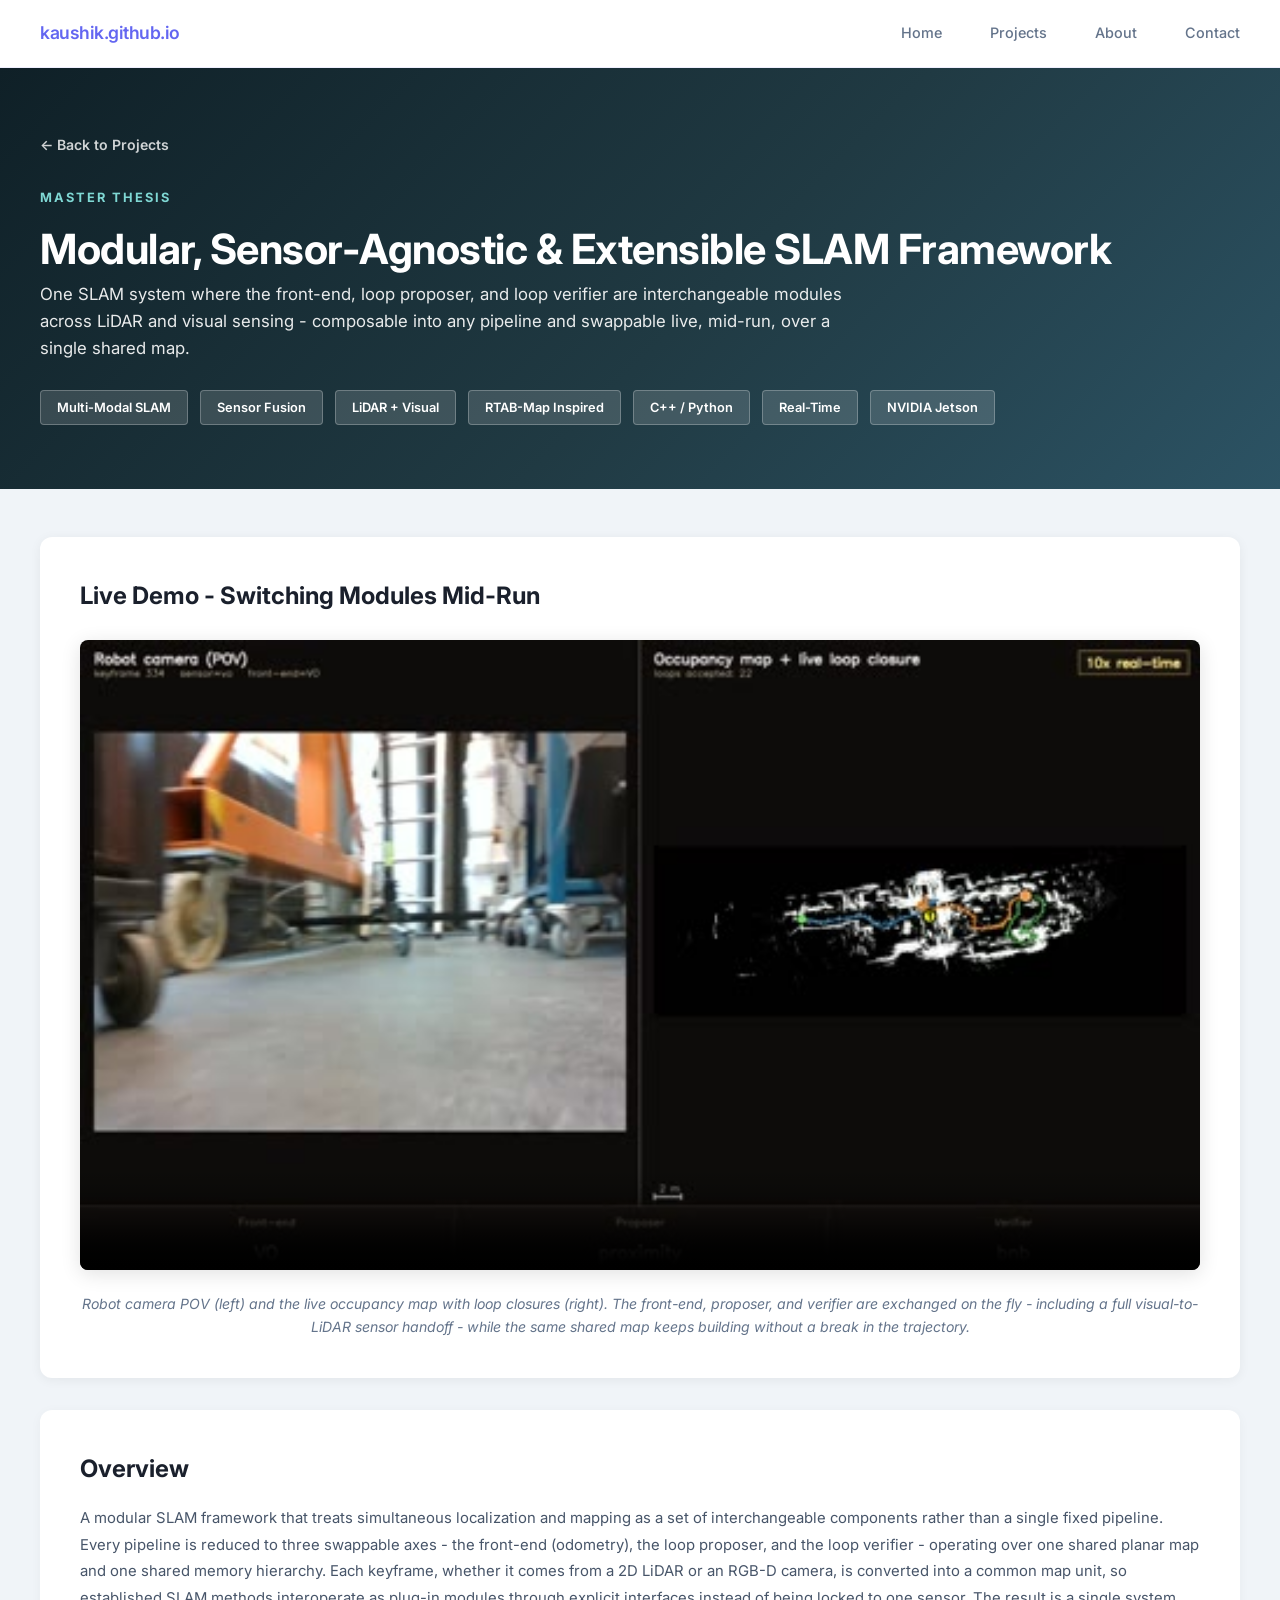
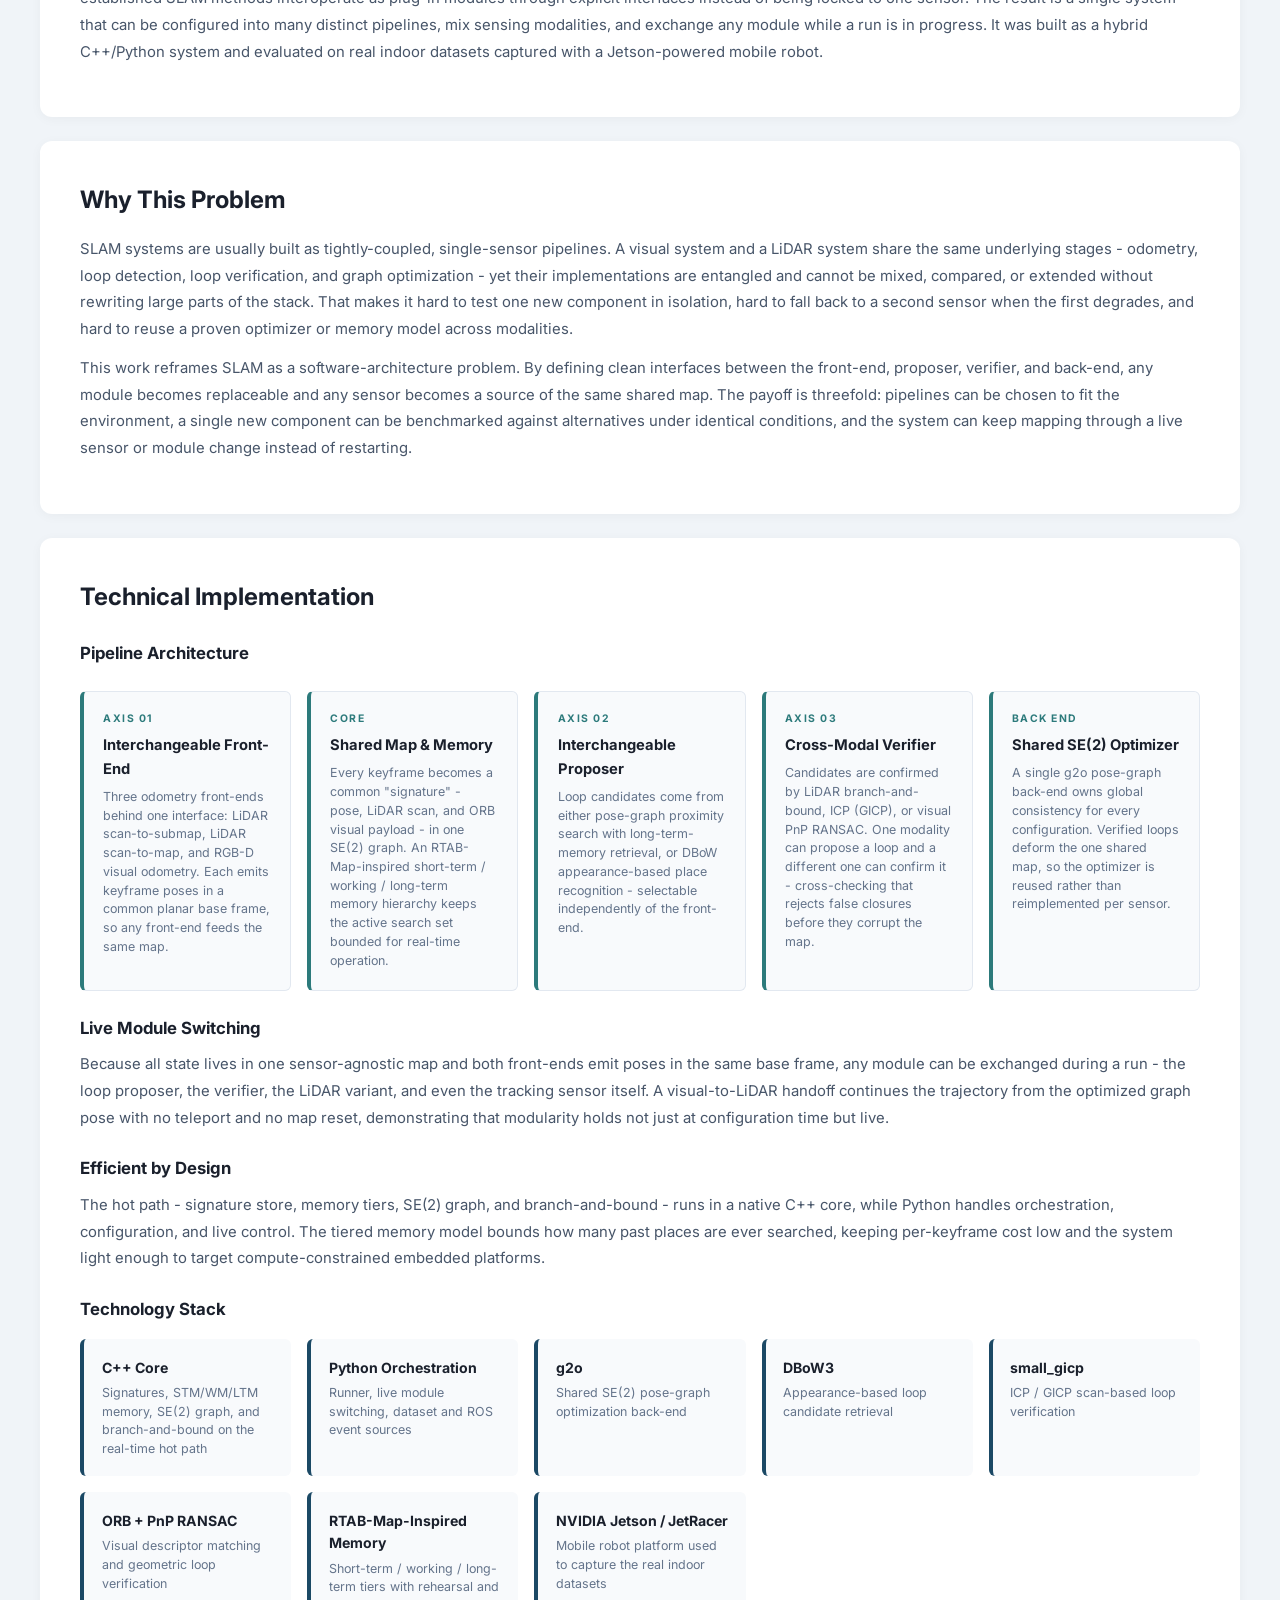
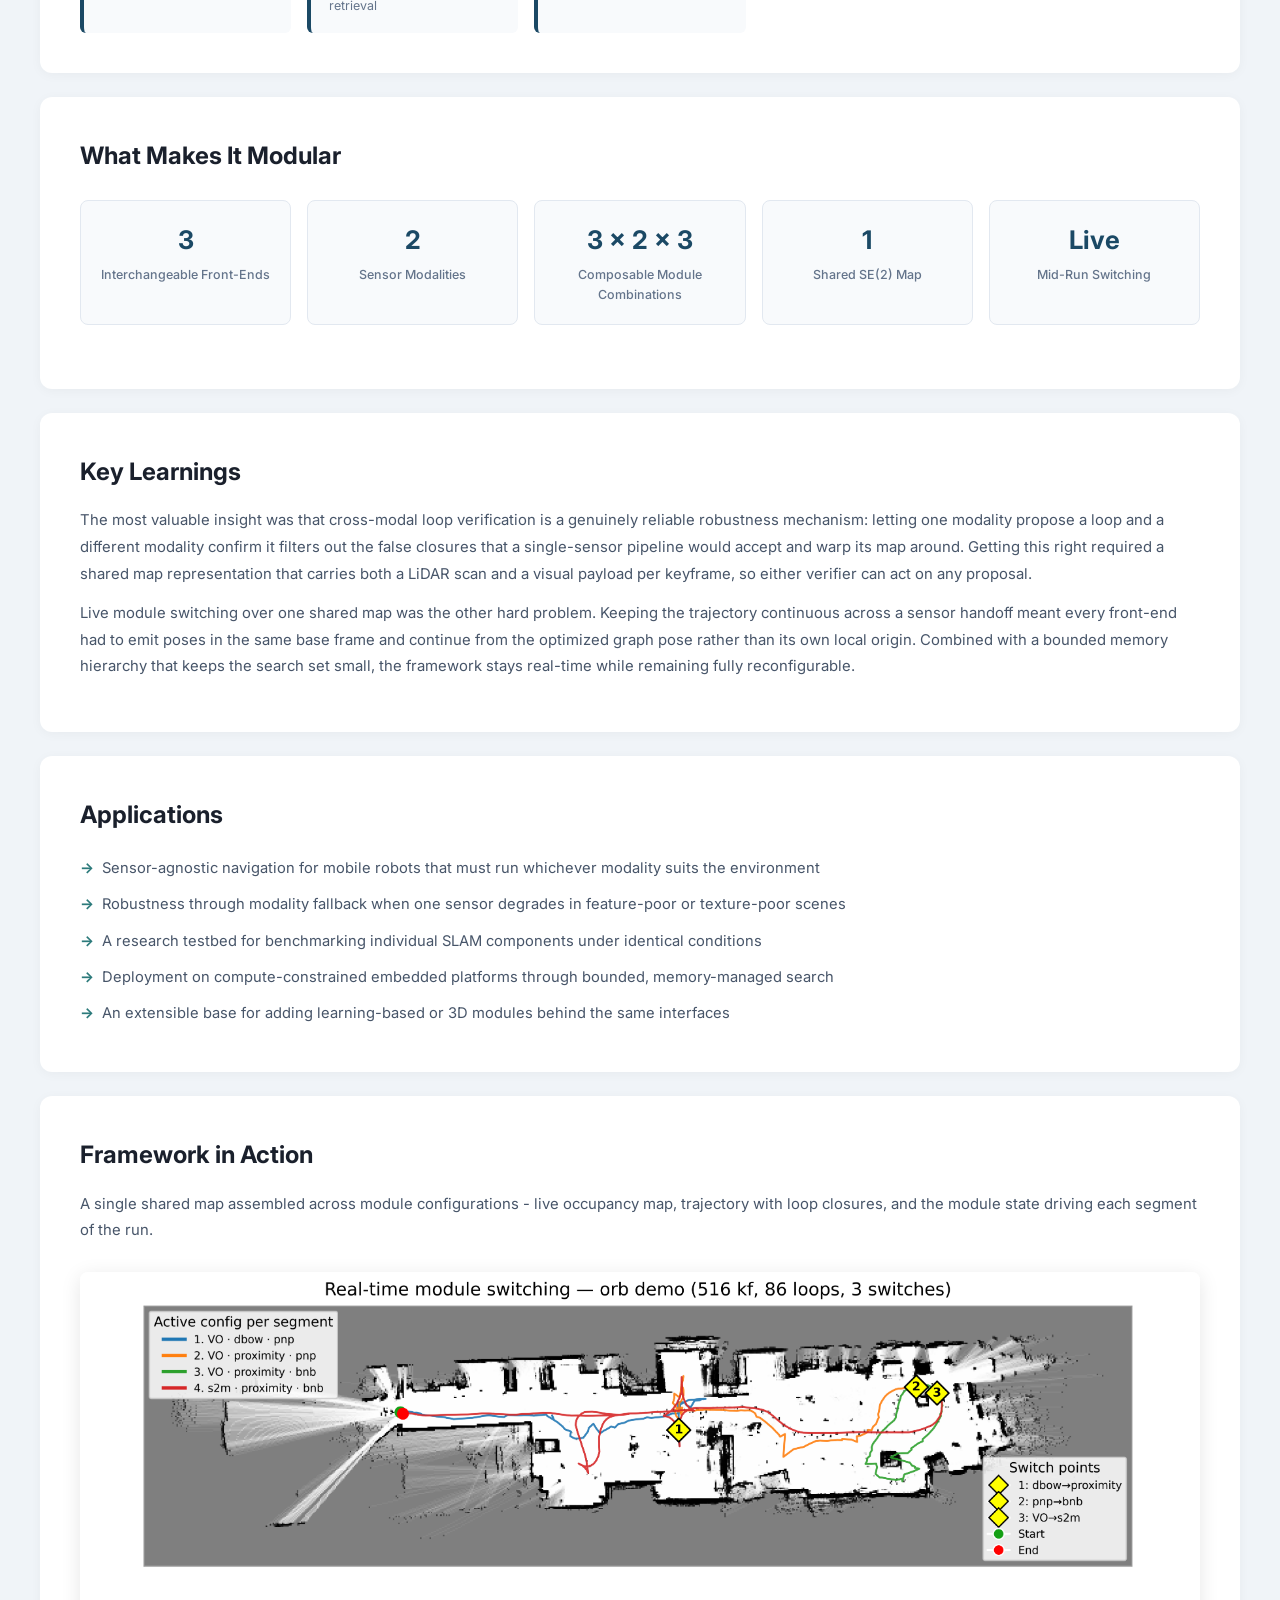
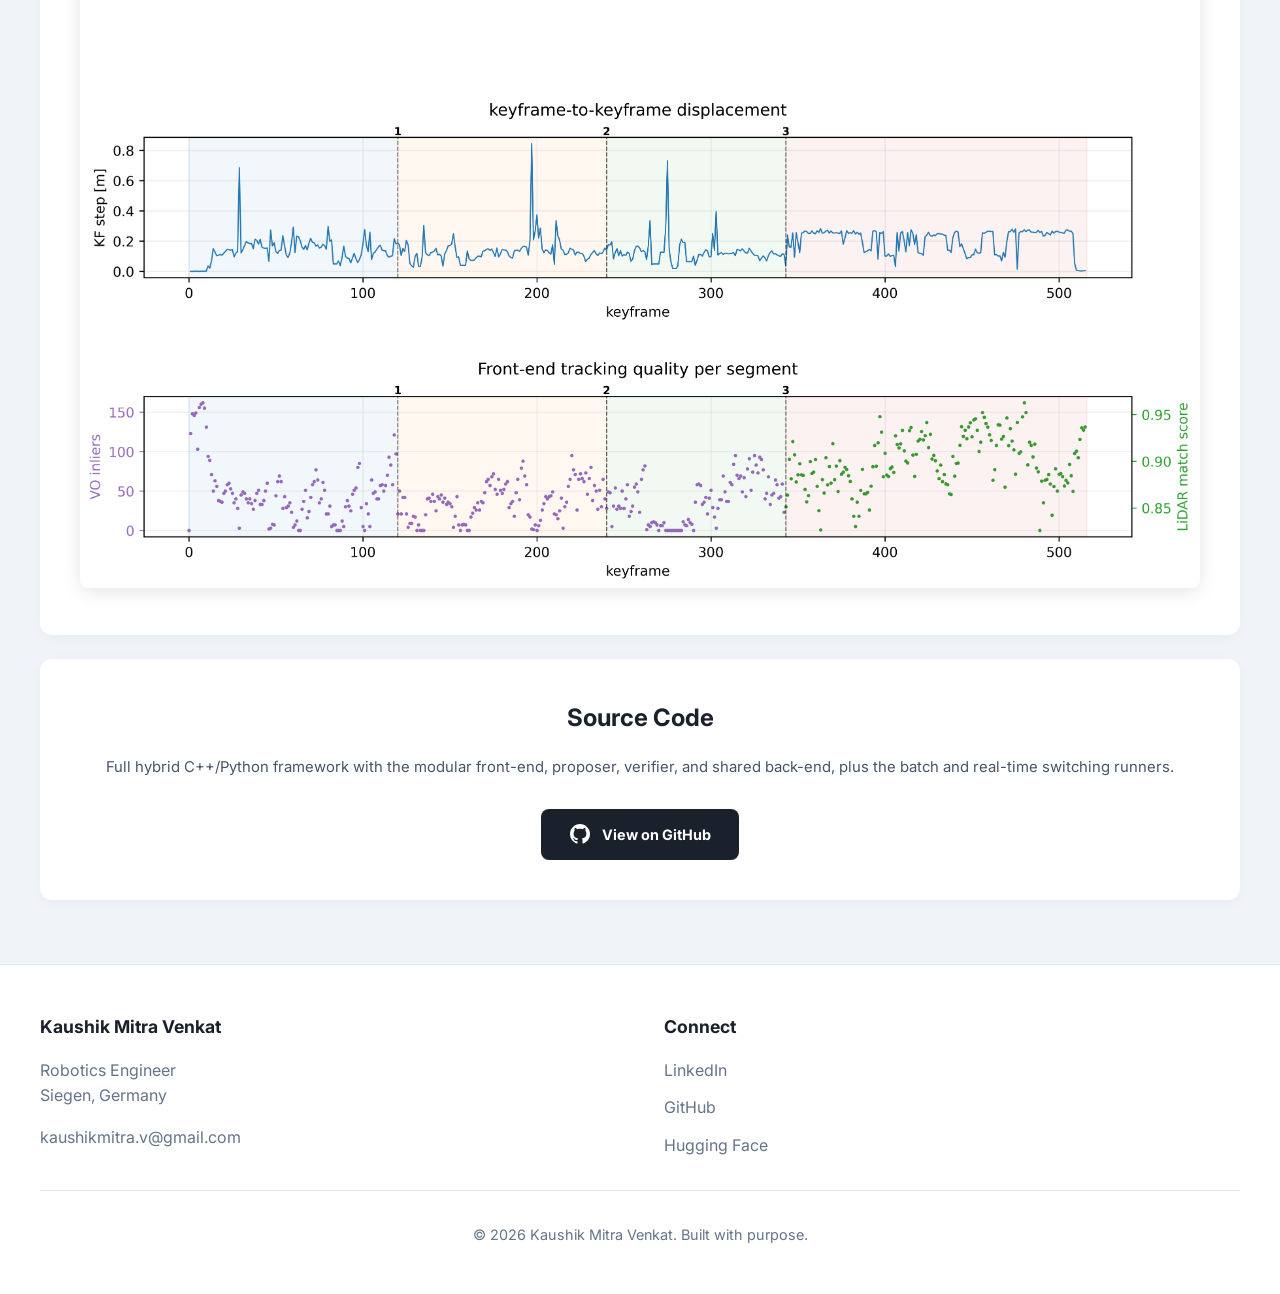
<file: project-slam.html>
<!DOCTYPE html>
<html lang="en">
<head>
    <meta charset="UTF-8">
    <meta name="viewport" content="width=device-width, initial-scale=1.0">
    <title>Modular, Sensor-Agnostic & Extensible SLAM Framework | Kaushik Mitra Venkat</title>
    <link rel="stylesheet" href="styles.css">
    <style>
        .project-hero-banner { background: linear-gradient(135deg, #0f2027 0%, #203a43 55%, #2c5364 100%); padding: 4rem 0; color: white; }
        .project-hero-banner h1 { font-size: 2.6rem; font-weight: 700; margin-bottom: 0.4rem; line-height: 1.2; letter-spacing: -0.5px; }
        .project-hero-banner .thesis-tag { font-size: 0.8rem; font-weight: 700; text-transform: uppercase; letter-spacing: 2px; color: #7fd8d4; margin-bottom: 1rem; }
        .project-hero-banner .subtitle { font-size: 1.05rem; opacity: 0.9; margin-bottom: 1.8rem; max-width: 820px; }
        .meta-bar { display: flex; gap: 0.75rem; flex-wrap: wrap; }
        .meta-tag { background: rgba(255,255,255,0.15); color: white; padding: 0.4rem 1rem; border-radius: 4px; font-size: 0.8rem; font-weight: 600; border: 1px solid rgba(255,255,255,0.25); }
        .back-link { display: inline-flex; align-items: center; gap: 0.4rem; color: white; opacity: 0.8; text-decoration: none; font-weight: 600; font-size: 0.88rem; margin-bottom: 2rem; transition: opacity 0.2s; }
        .back-link:hover { opacity: 1; }
        .demo-block { background: white; padding: 2.5rem; border-radius: 12px; margin: 3rem 0 2rem; box-shadow: 0 2px 12px rgba(0,0,0,0.06); }
        .demo-block h2 { font-size: 1.5rem; font-weight: 700; color: #1a202c; margin-bottom: 1.5rem; }
        .demo-video { width: 100%; border-radius: 8px; box-shadow: 0 4px 20px rgba(0,0,0,0.12); }
        .demo-caption { text-align: center; margin-top: 1rem; color: #64748b; font-size: 0.88rem; font-style: italic; }
        .content-block { background: white; padding: 2.5rem; border-radius: 12px; margin-bottom: 1.5rem; box-shadow: 0 2px 12px rgba(0,0,0,0.04); }
        .content-block h2 { font-size: 1.5rem; font-weight: 700; color: #1a202c; margin-bottom: 1rem; }
        .content-block h3 { font-size: 1.05rem; font-weight: 700; color: #1a202c; margin: 1.5rem 0 0.6rem; }
        .content-block p { font-size: 0.93rem; color: #475569; line-height: 1.8; margin-bottom: 0.75rem; }
        .tech-grid { display: grid; grid-template-columns: repeat(auto-fit, minmax(175px, 1fr)); gap: 1rem; margin-top: 1rem; }
        .tech-item { background: #f8fafc; padding: 1.1rem; border-radius: 6px; border-left: 4px solid #1b4965; }
        .tech-item h4 { font-size: 0.88rem; font-weight: 700; color: #1a202c; margin-bottom: 0.3rem; }
        .tech-item p { font-size: 0.78rem; color: #64748b; margin: 0; line-height: 1.5; }
        .feature-list { list-style: none; padding: 0; }
        .feature-list li { padding: 0.4rem 0 0.4rem 1.4rem; position: relative; font-size: 0.92rem; color: #475569; line-height: 1.6; }
        .feature-list li::before { content: '→'; position: absolute; left: 0; color: #2c7a7b; font-weight: bold; }
        .pipeline-grid { display: grid; grid-template-columns: repeat(auto-fit, minmax(200px, 1fr)); gap: 1rem; margin: 1.5rem 0; }
        .pipeline-node { background: #f8fafc; border: 1px solid #e2e8f0; border-left: 4px solid #2c7a7b; padding: 1.2rem; border-radius: 6px; }
        .pipeline-node .node-num { font-size: 0.65rem; font-weight: 700; color: #2c7a7b; text-transform: uppercase; letter-spacing: 1.5px; margin-bottom: 0.4rem; }
        .pipeline-node .node-name { font-size: 0.92rem; font-weight: 700; color: #1a202c; margin-bottom: 0.4rem; }
        .pipeline-node .node-desc { font-size: 0.78rem; color: #64748b; line-height: 1.5; }
        .results-row { display: grid; grid-template-columns: repeat(auto-fit, minmax(150px, 1fr)); gap: 1rem; margin: 1.5rem 0; }
        .result-card { background: #f8fafc; border: 1px solid #e2e8f0; border-radius: 8px; padding: 1.2rem; text-align: center; }
        .result-value { font-size: 1.6rem; font-weight: 700; color: #1b4965; margin-bottom: 0.25rem; }
        .result-label { font-size: 0.78rem; color: #64748b; font-weight: 500; }
        .summary-img { width: 100%; border-radius: 8px; box-shadow: 0 4px 20px rgba(0,0,0,0.1); margin-top: 1rem; }
        .github-btn { display: inline-flex; align-items: center; gap: 0.75rem; background: #1a202c; color: white; padding: 0.9rem 1.8rem; border-radius: 8px; text-decoration: none; font-weight: 700; font-size: 0.9rem; transition: all 0.25s; margin-top: 1rem; }
        .github-btn:hover { background: #2d3748; transform: translateY(-1px); }
    </style>
</head>
<body>
    <nav>
        <div class="container">
            <div class="logo">kaushik.github.io</div>
            <ul class="nav-links">
                <li><a href="index.html">Home</a></li>
                <li><a href="projects.html">Projects</a></li>
                <li><a href="about.html">About</a></li>
                <li><a href="index.html#contact">Contact</a></li>
            </ul>
        </div>
    </nav>

    <section class="project-hero-banner">
        <div class="container">
            <a href="projects.html" class="back-link">← Back to Projects</a>
            <div class="thesis-tag">Master Thesis</div>
            <h1>Modular, Sensor-Agnostic & Extensible SLAM Framework</h1>
            <p class="subtitle">One SLAM system where the front-end, loop proposer, and loop verifier are interchangeable modules across LiDAR and visual sensing - composable into any pipeline and swappable live, mid-run, over a single shared map.</p>
            <div class="meta-bar">
                <span class="meta-tag">Multi-Modal SLAM</span>
                <span class="meta-tag">Sensor Fusion</span>
                <span class="meta-tag">LiDAR + Visual</span>
                <span class="meta-tag">RTAB-Map Inspired</span>
                <span class="meta-tag">C++ / Python</span>
                <span class="meta-tag">Real-Time</span>
                <span class="meta-tag">NVIDIA Jetson</span>
            </div>
        </div>
    </section>

    <section class="container">
        <div class="demo-block">
            <h2>Live Demo - Switching Modules Mid-Run</h2>
            <video class="demo-video" controls autoplay loop muted playsinline poster="assets/projects/slam_card_poster.jpg" preload="metadata">
                <source src="assets/projects/switching_demo_compressed.mp4" type="video/mp4">
                Your browser does not support the video tag.
            </video>
            <p class="demo-caption">Robot camera POV (left) and the live occupancy map with loop closures (right). The front-end, proposer, and verifier are exchanged on the fly - including a full visual-to-LiDAR sensor handoff - while the same shared map keeps building without a break in the trajectory.</p>
        </div>
    </section>

    <section class="container">

        <div class="content-block">
            <h2>Overview</h2>
            <p>A modular SLAM framework that treats simultaneous localization and mapping as a set of interchangeable components rather than a single fixed pipeline. Every pipeline is reduced to three swappable axes - the front-end (odometry), the loop proposer, and the loop verifier - operating over one shared planar map and one shared memory hierarchy. Each keyframe, whether it comes from a 2D LiDAR or an RGB-D camera, is converted into a common map unit, so established SLAM methods interoperate as plug-in modules through explicit interfaces instead of being locked to one sensor. The result is a single system that can be configured into many distinct pipelines, mix sensing modalities, and exchange any module while a run is in progress. It was built as a hybrid C++/Python system and evaluated on real indoor datasets captured with a Jetson-powered mobile robot.</p>
        </div>

        <div class="content-block">
            <h2>Why This Problem</h2>
            <p>SLAM systems are usually built as tightly-coupled, single-sensor pipelines. A visual system and a LiDAR system share the same underlying stages - odometry, loop detection, loop verification, and graph optimization - yet their implementations are entangled and cannot be mixed, compared, or extended without rewriting large parts of the stack. That makes it hard to test one new component in isolation, hard to fall back to a second sensor when the first degrades, and hard to reuse a proven optimizer or memory model across modalities.</p>
            <p>This work reframes SLAM as a software-architecture problem. By defining clean interfaces between the front-end, proposer, verifier, and back-end, any module becomes replaceable and any sensor becomes a source of the same shared map. The payoff is threefold: pipelines can be chosen to fit the environment, a single new component can be benchmarked against alternatives under identical conditions, and the system can keep mapping through a live sensor or module change instead of restarting.</p>
        </div>

        <div class="content-block">
            <h2>Technical Implementation</h2>
            <h3>Pipeline Architecture</h3>
            <div class="pipeline-grid">
                <div class="pipeline-node">
                    <div class="node-num">Axis 01</div>
                    <div class="node-name">Interchangeable Front-End</div>
                    <div class="node-desc">Three odometry front-ends behind one interface: LiDAR scan-to-submap, LiDAR scan-to-map, and RGB-D visual odometry. Each emits keyframe poses in a common planar base frame, so any front-end feeds the same map.</div>
                </div>
                <div class="pipeline-node">
                    <div class="node-num">Core</div>
                    <div class="node-name">Shared Map & Memory</div>
                    <div class="node-desc">Every keyframe becomes a common "signature" - pose, LiDAR scan, and ORB visual payload - in one SE(2) graph. An RTAB-Map-inspired short-term / working / long-term memory hierarchy keeps the active search set bounded for real-time operation.</div>
                </div>
                <div class="pipeline-node">
                    <div class="node-num">Axis 02</div>
                    <div class="node-name">Interchangeable Proposer</div>
                    <div class="node-desc">Loop candidates come from either pose-graph proximity search with long-term-memory retrieval, or DBoW appearance-based place recognition - selectable independently of the front-end.</div>
                </div>
                <div class="pipeline-node">
                    <div class="node-num">Axis 03</div>
                    <div class="node-name">Cross-Modal Verifier</div>
                    <div class="node-desc">Candidates are confirmed by LiDAR branch-and-bound, ICP (GICP), or visual PnP RANSAC. One modality can propose a loop and a different one can confirm it - cross-checking that rejects false closures before they corrupt the map.</div>
                </div>
                <div class="pipeline-node">
                    <div class="node-num">Back End</div>
                    <div class="node-name">Shared SE(2) Optimizer</div>
                    <div class="node-desc">A single g2o pose-graph back-end owns global consistency for every configuration. Verified loops deform the one shared map, so the optimizer is reused rather than reimplemented per sensor.</div>
                </div>
            </div>

            <h3>Live Module Switching</h3>
            <p>Because all state lives in one sensor-agnostic map and both front-ends emit poses in the same base frame, any module can be exchanged during a run - the loop proposer, the verifier, the LiDAR variant, and even the tracking sensor itself. A visual-to-LiDAR handoff continues the trajectory from the optimized graph pose with no teleport and no map reset, demonstrating that modularity holds not just at configuration time but live.</p>

            <h3>Efficient by Design</h3>
            <p>The hot path - signature store, memory tiers, SE(2) graph, and branch-and-bound - runs in a native C++ core, while Python handles orchestration, configuration, and live control. The tiered memory model bounds how many past places are ever searched, keeping per-keyframe cost low and the system light enough to target compute-constrained embedded platforms.</p>

            <h3>Technology Stack</h3>
            <div class="tech-grid">
                <div class="tech-item"><h4>C++ Core</h4><p>Signatures, STM/WM/LTM memory, SE(2) graph, and branch-and-bound on the real-time hot path</p></div>
                <div class="tech-item"><h4>Python Orchestration</h4><p>Runner, live module switching, dataset and ROS event sources</p></div>
                <div class="tech-item"><h4>g2o</h4><p>Shared SE(2) pose-graph optimization back-end</p></div>
                <div class="tech-item"><h4>DBoW3</h4><p>Appearance-based loop candidate retrieval</p></div>
                <div class="tech-item"><h4>small_gicp</h4><p>ICP / GICP scan-based loop verification</p></div>
                <div class="tech-item"><h4>ORB + PnP RANSAC</h4><p>Visual descriptor matching and geometric loop verification</p></div>
                <div class="tech-item"><h4>RTAB-Map-Inspired Memory</h4><p>Short-term / working / long-term tiers with rehearsal and retrieval</p></div>
                <div class="tech-item"><h4>NVIDIA Jetson / JetRacer</h4><p>Mobile robot platform used to capture the real indoor datasets</p></div>
            </div>
        </div>

        <div class="content-block">
            <h2>What Makes It Modular</h2>
            <div class="results-row">
                <div class="result-card"><div class="result-value">3</div><div class="result-label">Interchangeable Front-Ends</div></div>
                <div class="result-card"><div class="result-value">2</div><div class="result-label">Sensor Modalities</div></div>
                <div class="result-card"><div class="result-value">3 &times; 2 &times; 3</div><div class="result-label">Composable Module Combinations</div></div>
                <div class="result-card"><div class="result-value">1</div><div class="result-label">Shared SE(2) Map</div></div>
                <div class="result-card"><div class="result-value">Live</div><div class="result-label">Mid-Run Switching</div></div>
            </div>
        </div>

        <div class="content-block">
            <h2>Key Learnings</h2>
            <p>The most valuable insight was that cross-modal loop verification is a genuinely reliable robustness mechanism: letting one modality propose a loop and a different modality confirm it filters out the false closures that a single-sensor pipeline would accept and warp its map around. Getting this right required a shared map representation that carries both a LiDAR scan and a visual payload per keyframe, so either verifier can act on any proposal.</p>
            <p>Live module switching over one shared map was the other hard problem. Keeping the trajectory continuous across a sensor handoff meant every front-end had to emit poses in the same base frame and continue from the optimized graph pose rather than its own local origin. Combined with a bounded memory hierarchy that keeps the search set small, the framework stays real-time while remaining fully reconfigurable.</p>
        </div>

        <div class="content-block">
            <h2>Applications</h2>
            <ul class="feature-list">
                <li>Sensor-agnostic navigation for mobile robots that must run whichever modality suits the environment</li>
                <li>Robustness through modality fallback when one sensor degrades in feature-poor or texture-poor scenes</li>
                <li>A research testbed for benchmarking individual SLAM components under identical conditions</li>
                <li>Deployment on compute-constrained embedded platforms through bounded, memory-managed search</li>
                <li>An extensible base for adding learning-based or 3D modules behind the same interfaces</li>
            </ul>
        </div>

        <div class="content-block">
            <h2>Framework in Action</h2>
            <p>A single shared map assembled across module configurations - live occupancy map, trajectory with loop closures, and the module state driving each segment of the run.</p>
            <img src="assets/projects/switching_demo_presentation.png" alt="Modular SLAM Framework - switching demo presentation" class="summary-img">
        </div>

        <div class="content-block" style="text-align:center;">
            <h2>Source Code</h2>
            <p>Full hybrid C++/Python framework with the modular front-end, proposer, verifier, and shared back-end, plus the batch and real-time switching runners.</p>
            <a href="https://github.com/Kaushik-DIY/Modular_SLAM_Framework" target="_blank" class="github-btn">
                <svg width="20" height="20" viewBox="0 0 24 24" fill="currentColor"><path d="M12 0c-6.626 0-12 5.373-12 12 0 5.302 3.438 9.8 8.207 11.387.599.111.793-.261.793-.577v-2.234c-3.338.726-4.033-1.416-4.033-1.416-.546-1.387-1.333-1.756-1.333-1.756-1.089-.745.083-.729.083-.729 1.205.084 1.839 1.237 1.839 1.237 1.07 1.834 2.807 1.304 3.492.997.107-.775.418-1.305.762-1.604-2.665-.305-5.467-1.334-5.467-5.931 0-1.311.469-2.381 1.236-3.221-.124-.303-.535-1.524.117-3.176 0 0 1.008-.322 3.301 1.23.957-.266 1.983-.399 3.003-.404 1.02.005 2.047.138 3.006.404 2.291-1.552 3.297-1.23 3.297-1.23.653 1.653.242 2.874.118 3.176.77.84 1.235 1.911 1.235 3.221 0 4.609-2.807 5.624-5.479 5.921.43.372.823 1.102.823 2.222v3.293c0 .319.192.694.801.576 4.765-1.589 8.199-6.086 8.199-11.386 0-6.627-5.373-12-12-12z"/></svg>
                View on GitHub
            </a>
        </div>

    </section>

    <footer>
        <div class="container">
            <div class="footer-content">
                <div class="footer-section">
                    <h3>Kaushik Mitra Venkat</h3>
                    <p style="color:#64748b;margin-top:0.5rem;">Robotics Engineer<br>Siegen, Germany</p>
                    <div class="footer-links" style="margin-top:1rem;"><a href="mailto:kaushikmitra.v@gmail.com">kaushikmitra.v@gmail.com</a></div>
                </div>
                <div class="footer-section">
                    <h3>Connect</h3>
                    <div class="footer-links">
                        <a href="https://www.linkedin.com/in/kaushikmitra23/" target="_blank">LinkedIn</a>
                        <a href="https://github.com/Kaushik-DIY" target="_blank">GitHub</a>
                        <a href="https://huggingface.co/Kaushik23" target="_blank">Hugging Face</a>
                    </div>
                </div>
            </div>
            <div class="footer-bottom"><p>© 2026 Kaushik Mitra Venkat. Built with purpose.</p></div>
        </div>
    </footer>
</body>
</html>
</file>
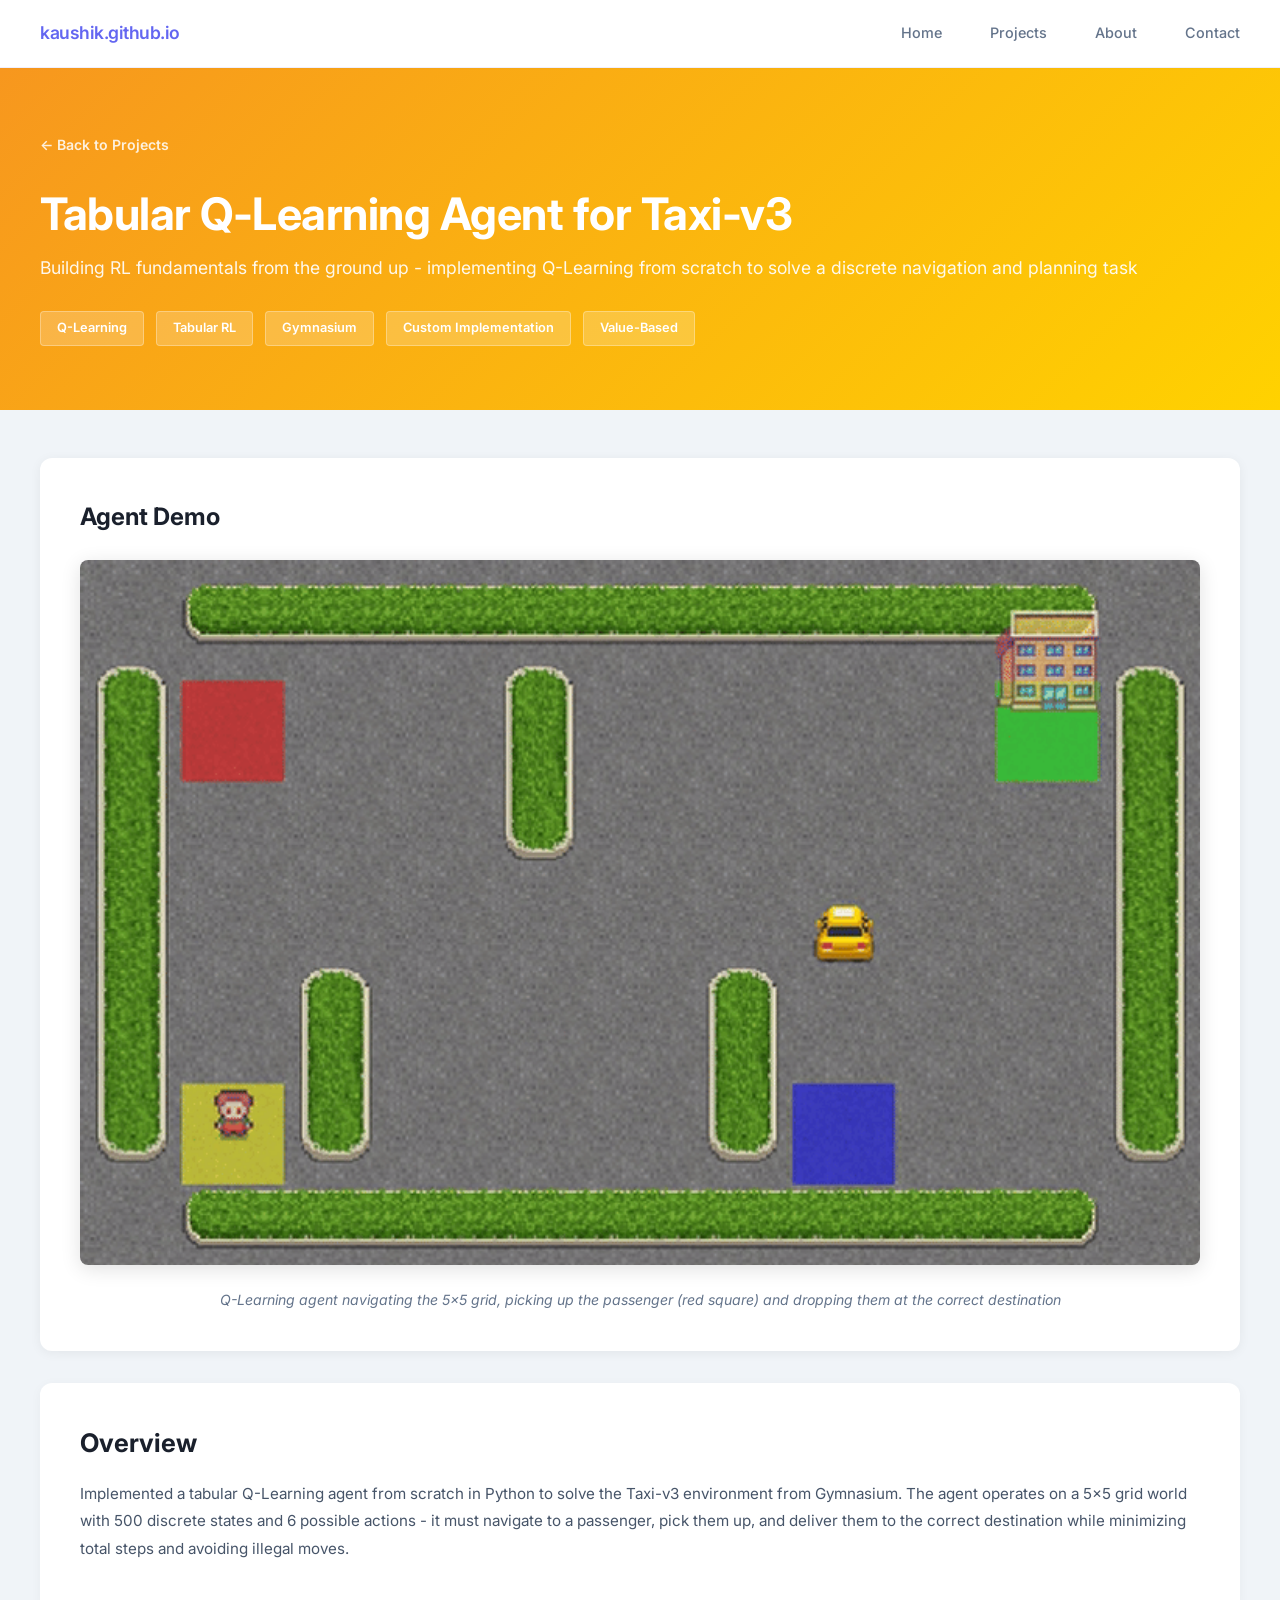
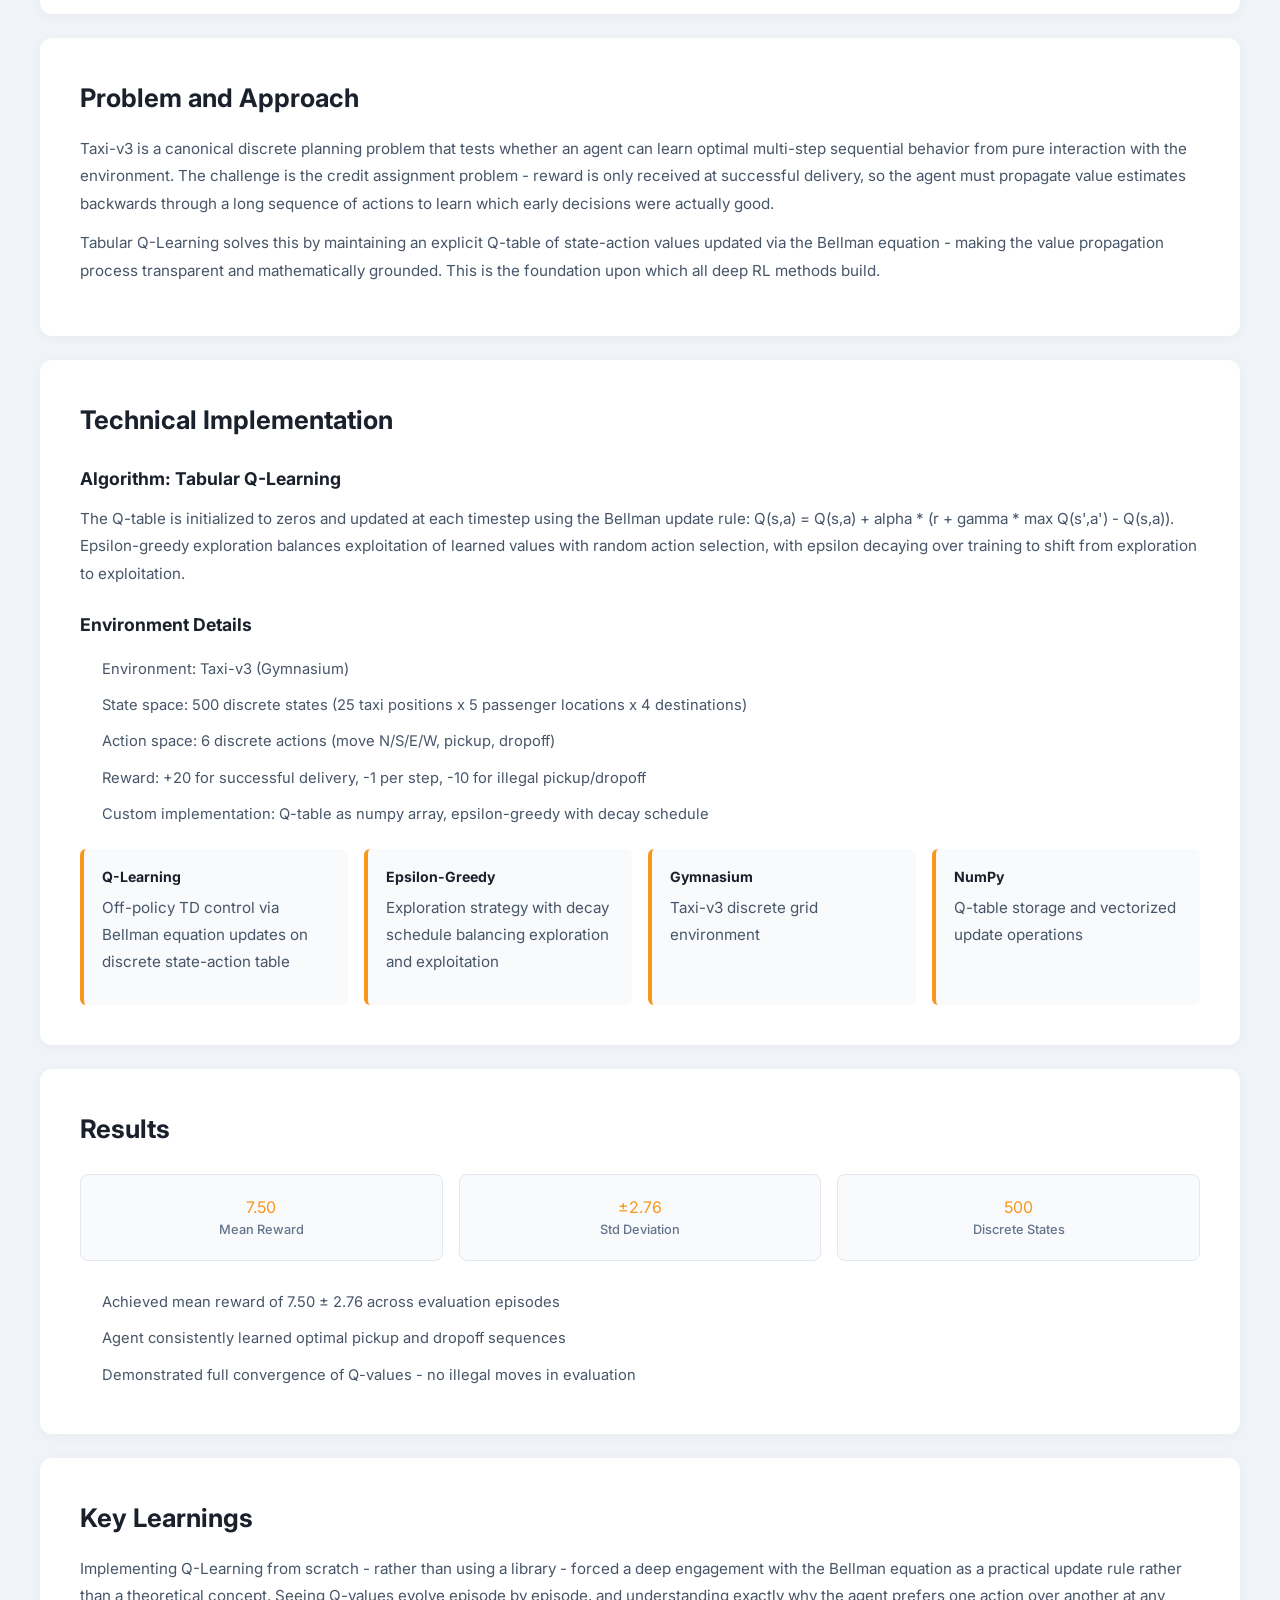
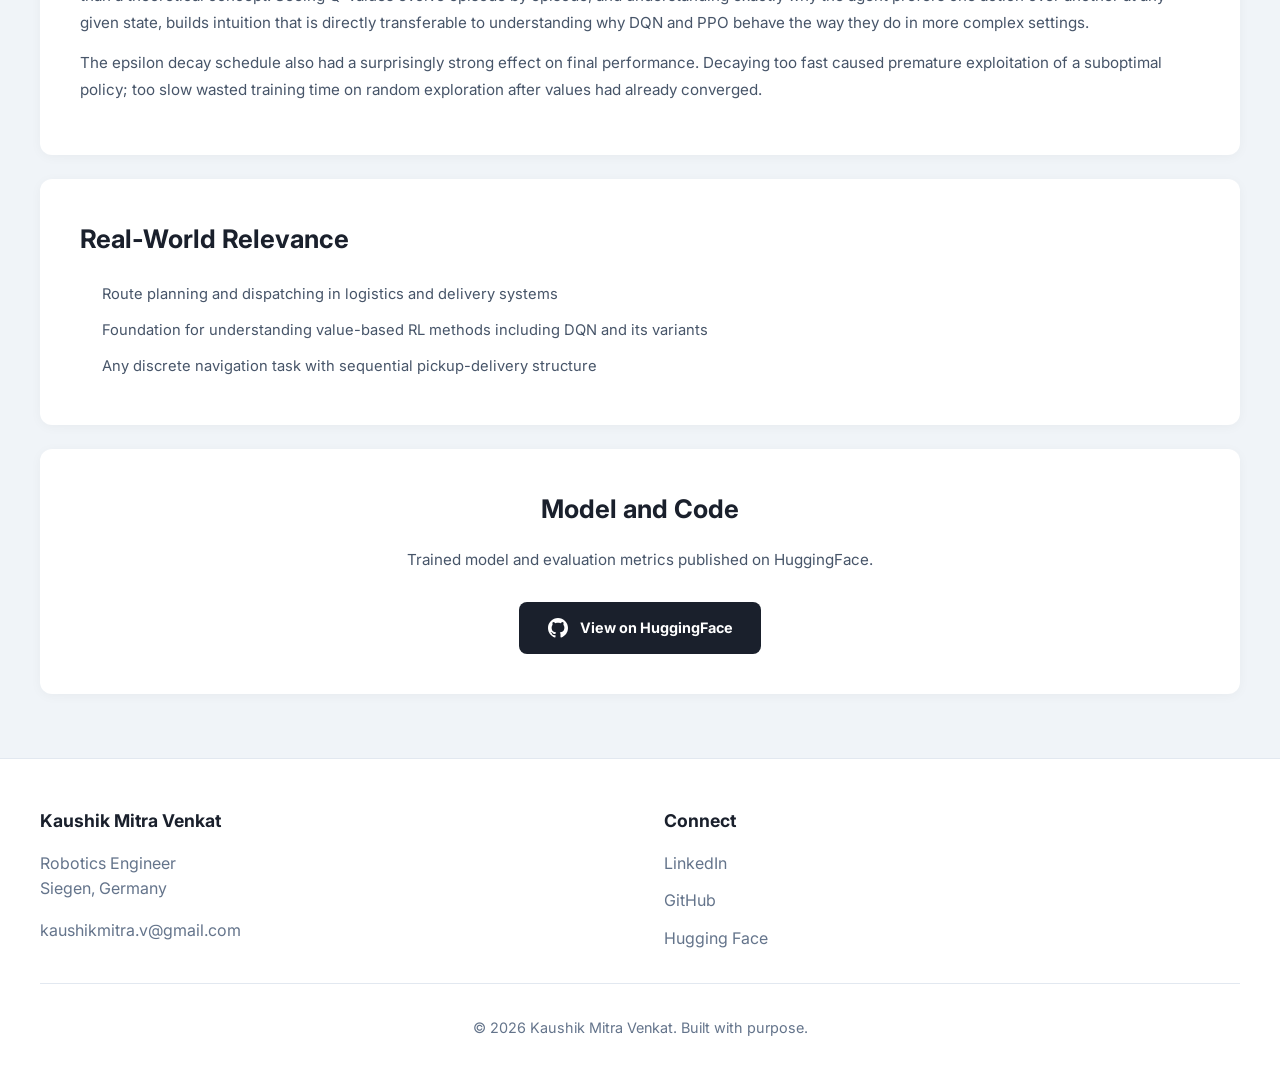
<file: project-taxi.html>
<!DOCTYPE html>
<html lang="en">
<head>
    <meta charset="UTF-8">
    <meta name="viewport" content="width=device-width, initial-scale=1.0">
    <title>Tabular Q-Learning Agent for Taxi-v3 | Kaushik Mitra Venkat</title>
    <link rel="stylesheet" href="styles.css">
    <style>
        .project-hero-banner { background: linear-gradient(135deg, #f7971e 0%, #ffd200 100%); }
        .tech-item { background: #f8fafc; padding: 1.1rem; border-radius: 6px; border-left: 4px solid #f7971e; }
        .tech-item h4 { font-size: 0.88rem; font-weight: 700; color: #1a202c; margin-bottom: 0.3rem; }
        .tech-item p { font-size: 0.78rem; color: #64748b; margin: 0; line-height: 1.5; }
        .feature-list li::before { color: #f7971e; }
        
        .project-hero-banner { padding: 4rem 0; color: white; }
        .project-hero-banner h1 { font-size: 2.8rem; font-weight: 700; margin-bottom: 0.75rem; line-height: 1.2; letter-spacing: -0.5px; }
        .project-hero-banner .subtitle { font-size: 1.1rem; opacity: 0.92; margin-bottom: 1.8rem; }
        .meta-bar { display: flex; gap: 0.75rem; flex-wrap: wrap; }
        .meta-tag { background: rgba(255,255,255,0.2); color: white; padding: 0.4rem 1rem; border-radius: 4px; font-size: 0.8rem; font-weight: 600; border: 1px solid rgba(255,255,255,0.3); }
        .demo-block { background: white; padding: 2.5rem; border-radius: 12px; margin: 3rem 0 2rem; box-shadow: 0 2px 12px rgba(0,0,0,0.06); }
        .demo-block h2 { font-size: 1.5rem; font-weight: 700; color: #1a202c; margin-bottom: 1.5rem; }
        .demo-media { width: 100%; border-radius: 8px; box-shadow: 0 4px 20px rgba(0,0,0,0.12); }
        .demo-caption { text-align: center; margin-top: 1rem; color: #64748b; font-size: 0.88rem; font-style: italic; }
        .content-block { background: white; padding: 2.5rem; border-radius: 12px; margin-bottom: 1.5rem; box-shadow: 0 2px 12px rgba(0,0,0,0.04); }
        .content-block h2 { font-size: 1.6rem; font-weight: 700; color: #1a202c; margin-bottom: 1rem; }
        .content-block h3 { font-size: 1.1rem; font-weight: 700; color: #1a202c; margin: 1.5rem 0 0.75rem; }
        .content-block p { font-size: 0.95rem; color: #475569; line-height: 1.8; margin-bottom: 0.75rem; }
        .tech-grid { display: grid; grid-template-columns: repeat(auto-fit, minmax(180px, 1fr)); gap: 1rem; margin-top: 1rem; }
        .results-row { display: grid; grid-template-columns: repeat(auto-fit, minmax(160px, 1fr)); gap: 1rem; margin: 1.5rem 0; }
        .result-card { background: #f8fafc; border: 1px solid #e2e8f0; border-radius: 8px; padding: 1.2rem; text-align: center; }
        .result-label { font-size: 0.8rem; color: #64748b; font-weight: 500; }
        .feature-list { list-style: none; padding: 0; }
        .feature-list li { padding: 0.4rem 0 0.4rem 1.4rem; position: relative; font-size: 0.92rem; color: #475569; line-height: 1.6; }
        .github-btn { display: inline-flex; align-items: center; gap: 0.75rem; background: #1a202c; color: white; padding: 0.9rem 1.8rem; border-radius: 8px; text-decoration: none; font-weight: 700; font-size: 0.9rem; transition: all 0.25s; margin-top: 1rem; }
        .github-btn:hover { background: #2d3748; transform: translateY(-1px); }
        .back-link { display: inline-flex; align-items: center; gap: 0.4rem; color: white; opacity: 0.85; text-decoration: none; font-weight: 600; font-size: 0.88rem; margin-bottom: 2rem; }
        .back-link:hover { opacity: 1; }

    </style>
</head>
<body>
    <nav>
        <div class="container">
            <div class="logo">kaushik.github.io</div>
            <ul class="nav-links">
                <li><a href="index.html">Home</a></li>
                <li><a href="projects.html">Projects</a></li>
                <li><a href="about.html">About</a></li>
                <li><a href="index.html#contact">Contact</a></li>
            </ul>
        </div>
    </nav>
    <section class="project-hero-banner">
        <div class="container">
            <a href="projects.html" class="back-link">← Back to Projects</a>
            <h1>Tabular Q-Learning Agent for Taxi-v3</h1>
            <p class="subtitle">Building RL fundamentals from the ground up - implementing Q-Learning from scratch to solve a discrete navigation and planning task</p>
            <div class="meta-bar"><span class="meta-tag">Q-Learning</span><span class="meta-tag">Tabular RL</span><span class="meta-tag">Gymnasium</span><span class="meta-tag">Custom Implementation</span><span class="meta-tag">Value-Based</span></div>
        </div>
    </section>
    <section class="container">
        <div class="demo-block">
            <h2>Agent Demo</h2>
            <img src="assets/projects/rl/taxi.gif" alt="Tabular Q-Learning Agent for Taxi-v3 Demo" class="demo-media">
            <p class="demo-caption">Q-Learning agent navigating the 5x5 grid, picking up the passenger (red square) and dropping them at the correct destination</p>
        </div>
    </section>
    <section class="container">
        <div class="content-block"><h2>Overview</h2><p>Implemented a tabular Q-Learning agent from scratch in Python to solve the Taxi-v3 environment from Gymnasium. The agent operates on a 5x5 grid world with 500 discrete states and 6 possible actions - it must navigate to a passenger, pick them up, and deliver them to the correct destination while minimizing total steps and avoiding illegal moves.</p></div>
        <div class="content-block"><h2>Problem and Approach</h2><p>Taxi-v3 is a canonical discrete planning problem that tests whether an agent can learn optimal multi-step sequential behavior from pure interaction with the environment. The challenge is the credit assignment problem - reward is only received at successful delivery, so the agent must propagate value estimates backwards through a long sequence of actions to learn which early decisions were actually good.</p><p>Tabular Q-Learning solves this by maintaining an explicit Q-table of state-action values updated via the Bellman equation - making the value propagation process transparent and mathematically grounded. This is the foundation upon which all deep RL methods build.</p></div>
        <div class="content-block"><h2>Technical Implementation</h2><h3>Algorithm: Tabular Q-Learning</h3>
            <p>The Q-table is initialized to zeros and updated at each timestep using the Bellman update rule: Q(s,a) = Q(s,a) + alpha * (r + gamma * max Q(s',a') - Q(s,a)). Epsilon-greedy exploration balances exploitation of learned values with random action selection, with epsilon decaying over training to shift from exploration to exploitation.</p>
            <h3>Environment Details</h3>
            <ul class="feature-list">
                <li>Environment: Taxi-v3 (Gymnasium)</li>
                <li>State space: 500 discrete states (25 taxi positions x 5 passenger locations x 4 destinations)</li>
                <li>Action space: 6 discrete actions (move N/S/E/W, pickup, dropoff)</li>
                <li>Reward: +20 for successful delivery, -1 per step, -10 for illegal pickup/dropoff</li>
                <li>Custom implementation: Q-table as numpy array, epsilon-greedy with decay schedule</li>
            </ul>
            <div class="tech-grid">
                <div class="tech-item"><h4>Q-Learning</h4><p>Off-policy TD control via Bellman equation updates on discrete state-action table</p></div>
                <div class="tech-item"><h4>Epsilon-Greedy</h4><p>Exploration strategy with decay schedule balancing exploration and exploitation</p></div>
                <div class="tech-item"><h4>Gymnasium</h4><p>Taxi-v3 discrete grid environment</p></div>
                <div class="tech-item"><h4>NumPy</h4><p>Q-table storage and vectorized update operations</p></div>
            </div></div>
        <div class="content-block">
            <h2>Results</h2>
            <div class="results-row"><div class="result-card"><div class="result-value" style="color:#f7971e">7.50</div><div class="result-label">Mean Reward</div></div><div class="result-card"><div class="result-value" style="color:#f7971e">±2.76</div><div class="result-label">Std Deviation</div></div><div class="result-card"><div class="result-value" style="color:#f7971e">500</div><div class="result-label">Discrete States</div></div></div>
            <ul class="feature-list"><li>Achieved mean reward of 7.50 ± 2.76 across evaluation episodes</li><li>Agent consistently learned optimal pickup and dropoff sequences</li><li>Demonstrated full convergence of Q-values - no illegal moves in evaluation</li></ul>
        </div>
        <div class="content-block"><h2>Key Learnings</h2><p>Implementing Q-Learning from scratch - rather than using a library - forced a deep engagement with the Bellman equation as a practical update rule rather than a theoretical concept. Seeing Q-values evolve episode by episode, and understanding exactly why the agent prefers one action over another at any given state, builds intuition that is directly transferable to understanding why DQN and PPO behave the way they do in more complex settings.</p><p>The epsilon decay schedule also had a surprisingly strong effect on final performance. Decaying too fast caused premature exploitation of a suboptimal policy; too slow wasted training time on random exploration after values had already converged.</p></div>
        <div class="content-block"><h2>Real-World Relevance</h2><ul class="feature-list"><li>Route planning and dispatching in logistics and delivery systems</li><li>Foundation for understanding value-based RL methods including DQN and its variants</li><li>Any discrete navigation task with sequential pickup-delivery structure</li></ul></div>
        <div class="content-block" style="text-align:center;">
            <h2>Model and Code</h2>
            <p>Trained model and evaluation metrics published on HuggingFace.</p>
            <a href="https://huggingface.co/Kaushik23/q-Taxi-v3" target="_blank" class="github-btn">
                <svg width="20" height="20" viewBox="0 0 24 24" fill="currentColor"><path d="M12 0c-6.626 0-12 5.373-12 12 0 5.302 3.438 9.8 8.207 11.387.599.111.793-.261.793-.577v-2.234c-3.338.726-4.033-1.416-4.033-1.416-.546-1.387-1.333-1.756-1.333-1.756-1.089-.745.083-.729.083-.729 1.205.084 1.839 1.237 1.839 1.237 1.07 1.834 2.807 1.304 3.492.997.107-.775.418-1.305.762-1.604-2.665-.305-5.467-1.334-5.467-5.931 0-1.311.469-2.381 1.236-3.221-.124-.303-.535-1.524.117-3.176 0 0 1.008-.322 3.301 1.23.957-.266 1.983-.399 3.003-.404 1.02.005 2.047.138 3.006.404 2.291-1.552 3.297-1.23 3.297-1.23.653 1.653.242 2.874.118 3.176.77.84 1.235 1.911 1.235 3.221 0 4.609-2.807 5.624-5.479 5.921.43.372.823 1.102.823 2.222v3.293c0 .319.192.694.801.576 4.765-1.589 8.199-6.086 8.199-11.386 0-6.627-5.373-12-12-12z"/></svg>
                View on HuggingFace
            </a>
        </div>
    </section>
    <footer>
        <div class="container">
            <div class="footer-content">
                <div class="footer-section">
                    <h3>Kaushik Mitra Venkat</h3>
                    <p style="color:#64748b;margin-top:0.5rem;">Robotics Engineer<br>Siegen, Germany</p>
                    <div class="footer-links" style="margin-top:1rem;"><a href="mailto:kaushikmitra.v@gmail.com">kaushikmitra.v@gmail.com</a></div>
                </div>
                <div class="footer-section">
                    <h3>Connect</h3>
                    <div class="footer-links">
                        <a href="https://www.linkedin.com/in/kaushikmitra23/" target="_blank">LinkedIn</a>
                        <a href="https://github.com/Kaushik-DIY" target="_blank">GitHub</a>
                        <a href="https://huggingface.co/Kaushik23" target="_blank">Hugging Face</a>
                    </div>
                </div>
            </div>
            <div class="footer-bottom"><p>© 2026 Kaushik Mitra Venkat. Built with purpose.</p></div>
        </div>
    </footer>
</body>
</html>
</file>
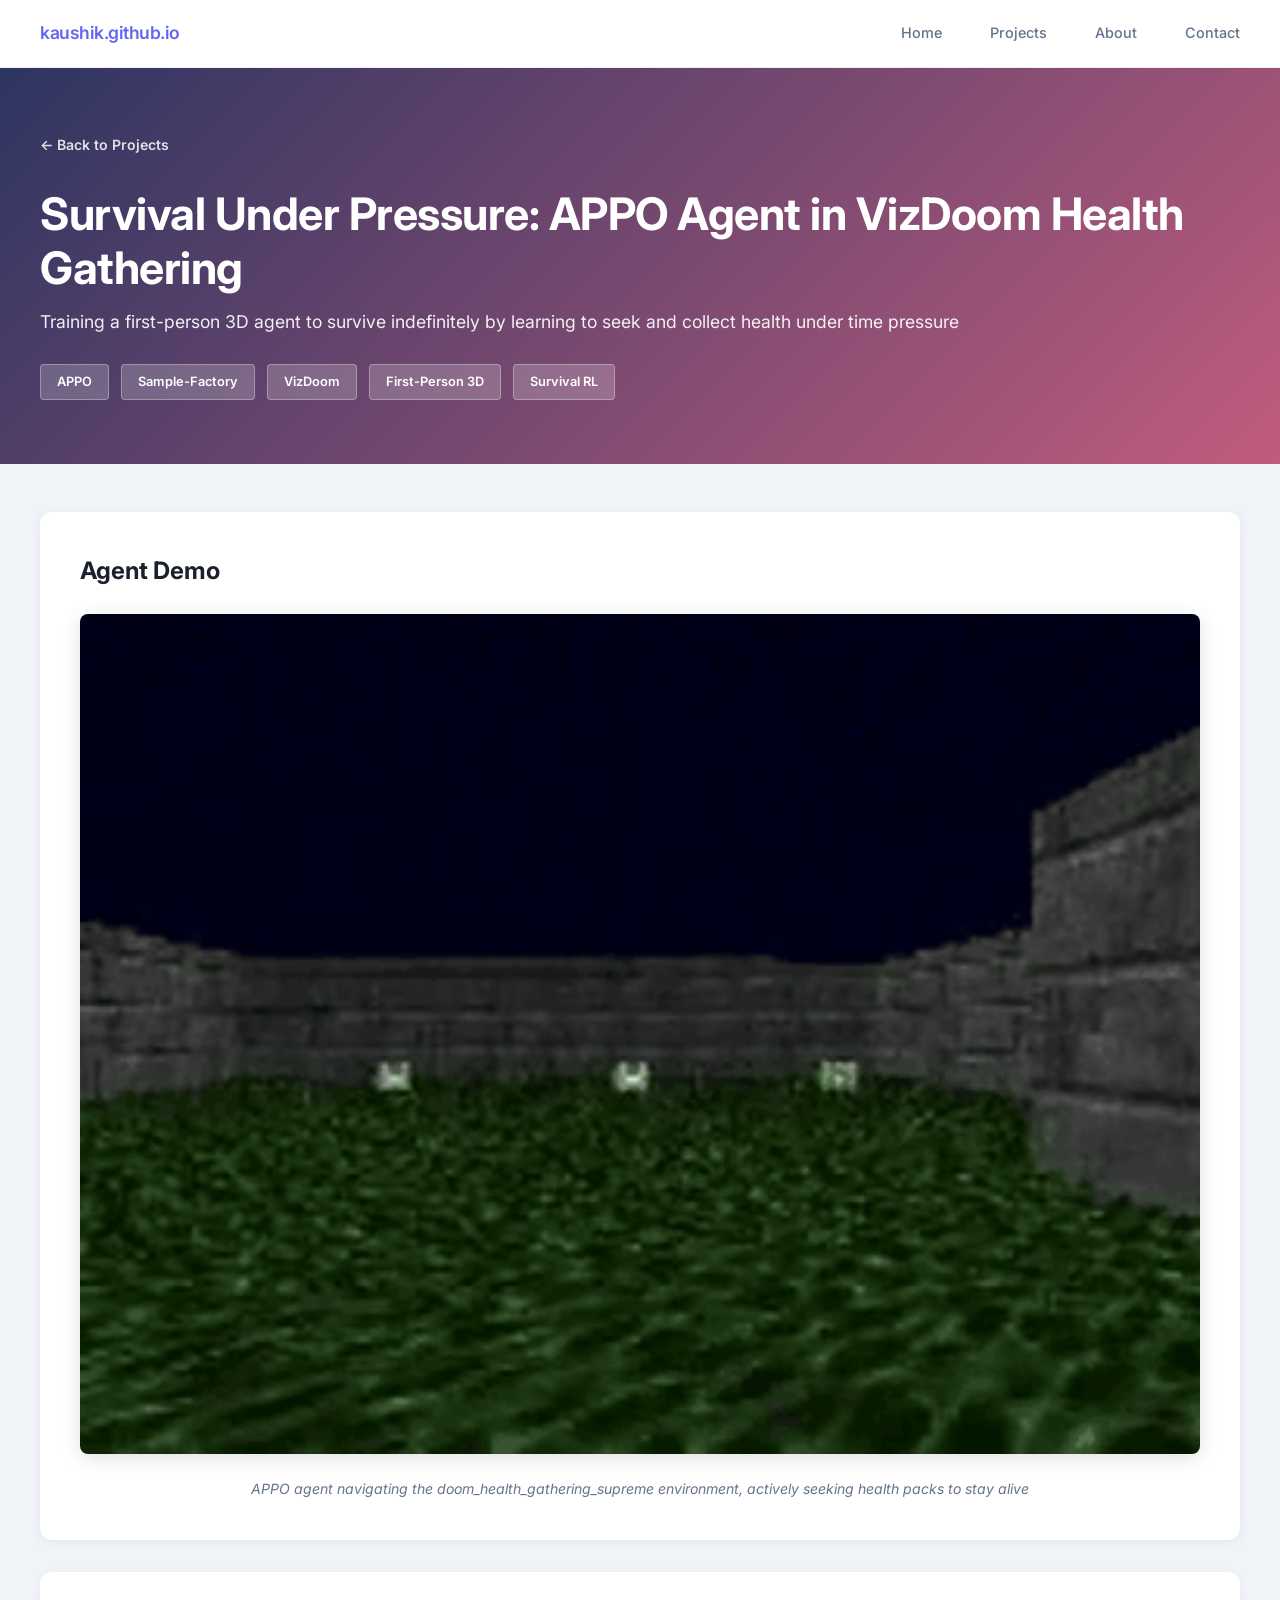
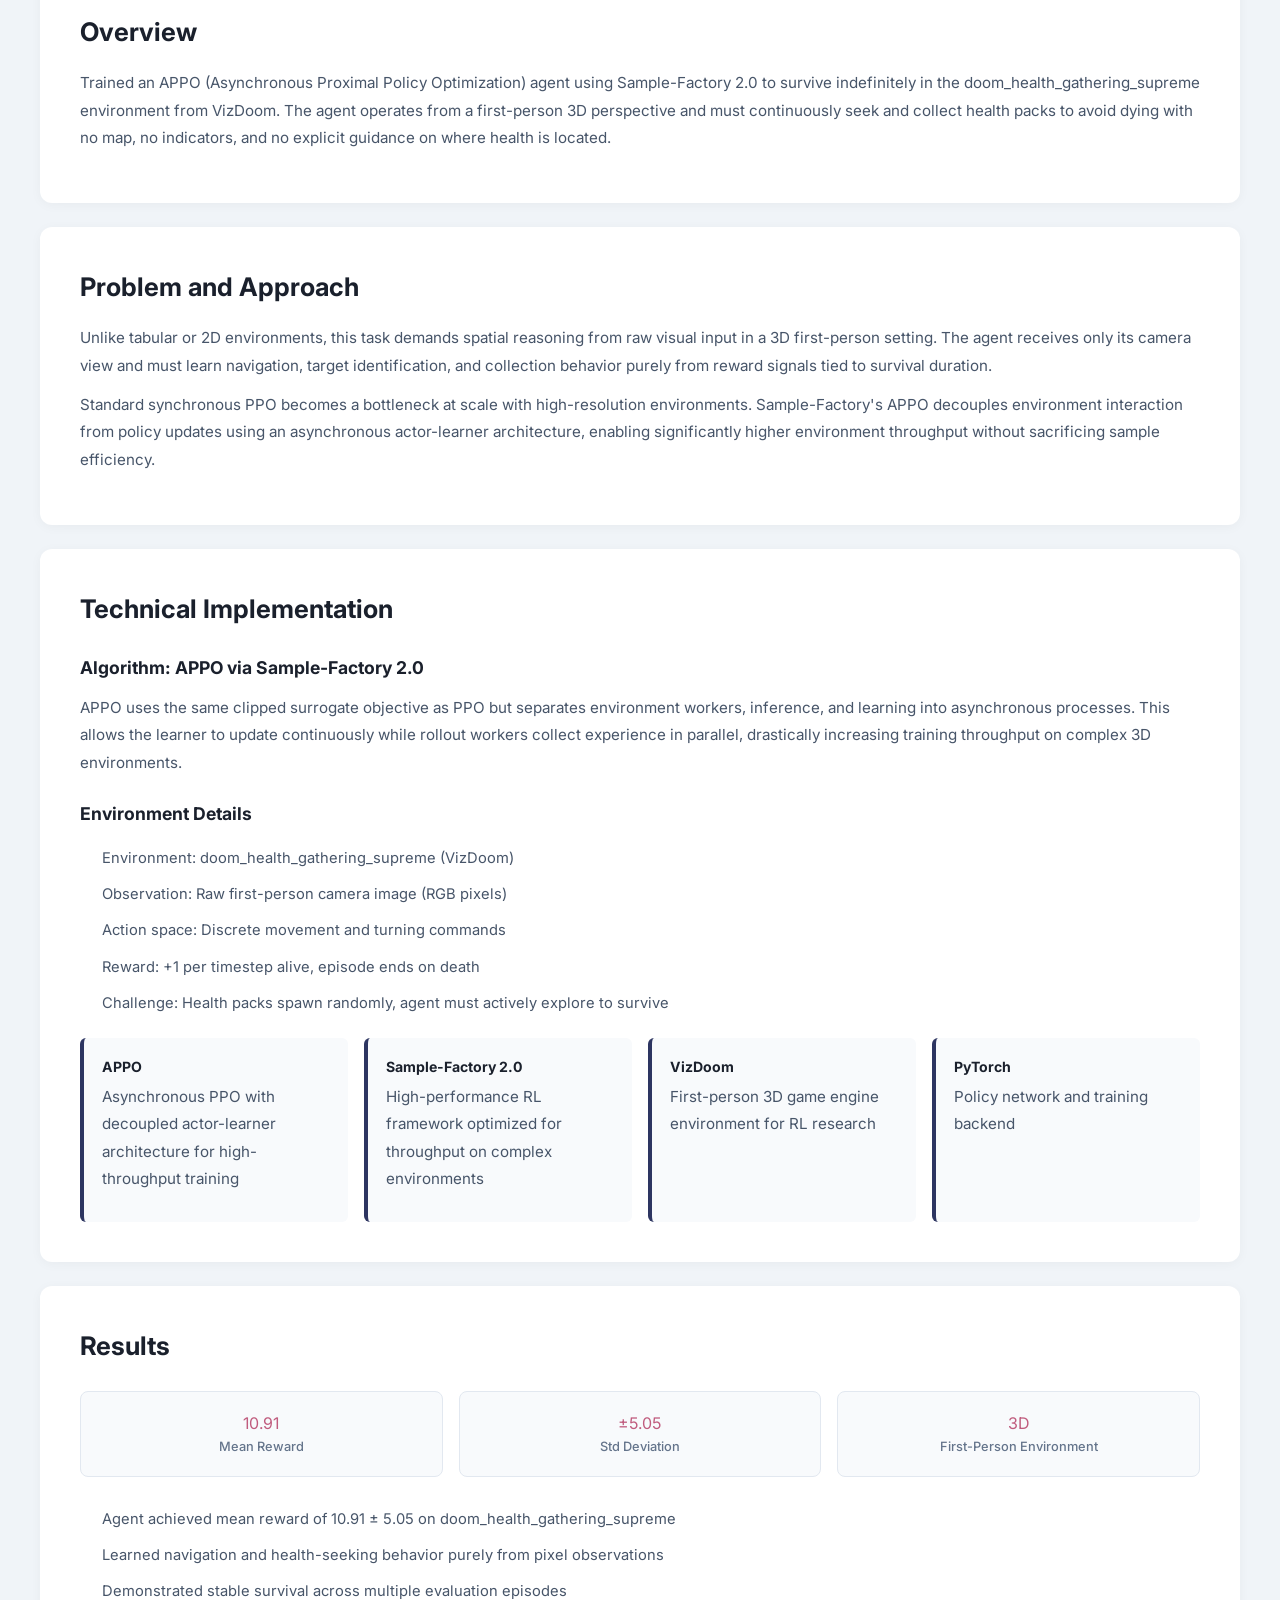
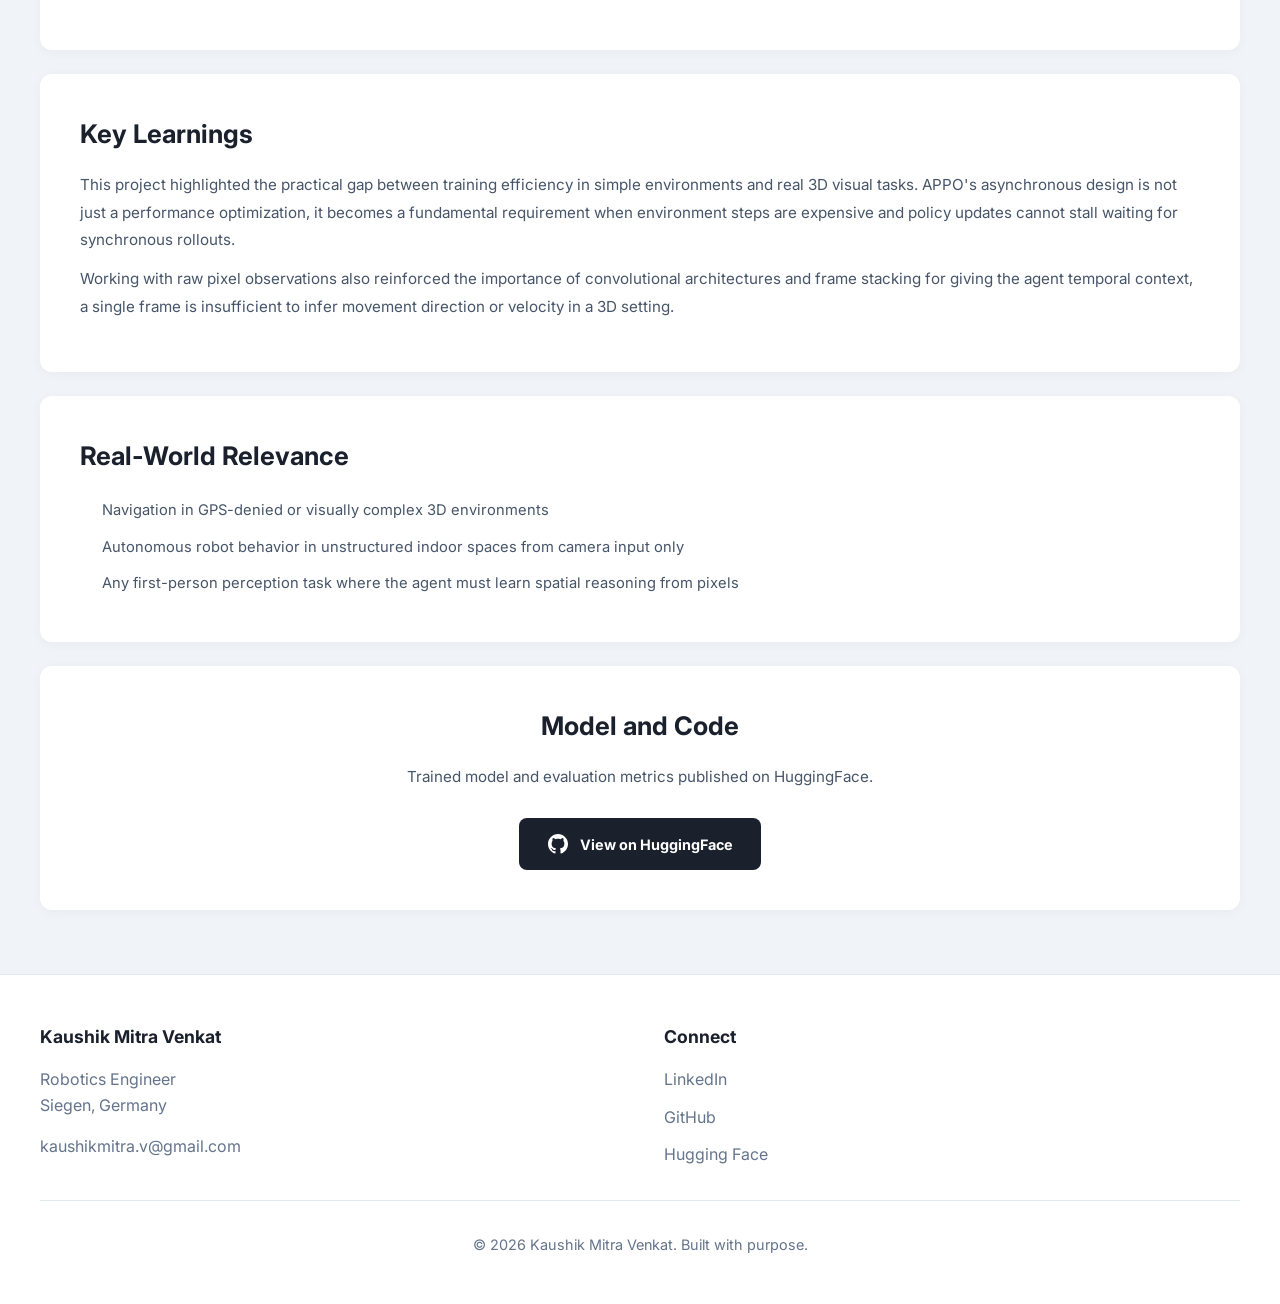
<file: project-vizdoom.html>
<!DOCTYPE html>
<html lang="en">
<head>
    <meta charset="UTF-8">
    <meta name="viewport" content="width=device-width, initial-scale=1.0">
    <title>Survival Under Pressure: APPO Agent in VizDoom Health Gathering | Kaushik Mitra Venkat</title>
    <link rel="stylesheet" href="styles.css">
    <style>
        .project-hero-banner { background: linear-gradient(135deg, #2d3561 0%, #c05c7e 100%); }
        .tech-item { background: #f8fafc; padding: 1.1rem; border-radius: 6px; border-left: 4px solid #2d3561; }
        .tech-item h4 { font-size: 0.88rem; font-weight: 700; color: #1a202c; margin-bottom: 0.3rem; }
        .tech-item p { font-size: 0.78rem; color: #64748b; margin: 0; line-height: 1.5; }
        .feature-list li::before { color: #2d3561; }
        
        .project-hero-banner { padding: 4rem 0; color: white; }
        .project-hero-banner h1 { font-size: 2.8rem; font-weight: 700; margin-bottom: 0.75rem; line-height: 1.2; letter-spacing: -0.5px; }
        .project-hero-banner .subtitle { font-size: 1.1rem; opacity: 0.92; margin-bottom: 1.8rem; }
        .meta-bar { display: flex; gap: 0.75rem; flex-wrap: wrap; }
        .meta-tag { background: rgba(255,255,255,0.2); color: white; padding: 0.4rem 1rem; border-radius: 4px; font-size: 0.8rem; font-weight: 600; border: 1px solid rgba(255,255,255,0.3); }
        .demo-block { background: white; padding: 2.5rem; border-radius: 12px; margin: 3rem 0 2rem; box-shadow: 0 2px 12px rgba(0,0,0,0.06); }
        .demo-block h2 { font-size: 1.5rem; font-weight: 700; color: #1a202c; margin-bottom: 1.5rem; }
        .demo-media { width: 100%; border-radius: 8px; box-shadow: 0 4px 20px rgba(0,0,0,0.12); }
        .demo-caption { text-align: center; margin-top: 1rem; color: #64748b; font-size: 0.88rem; font-style: italic; }
        .content-block { background: white; padding: 2.5rem; border-radius: 12px; margin-bottom: 1.5rem; box-shadow: 0 2px 12px rgba(0,0,0,0.04); }
        .content-block h2 { font-size: 1.6rem; font-weight: 700; color: #1a202c; margin-bottom: 1rem; }
        .content-block h3 { font-size: 1.1rem; font-weight: 700; color: #1a202c; margin: 1.5rem 0 0.75rem; }
        .content-block p { font-size: 0.95rem; color: #475569; line-height: 1.8; margin-bottom: 0.75rem; }
        .tech-grid { display: grid; grid-template-columns: repeat(auto-fit, minmax(180px, 1fr)); gap: 1rem; margin-top: 1rem; }
        .results-row { display: grid; grid-template-columns: repeat(auto-fit, minmax(160px, 1fr)); gap: 1rem; margin: 1.5rem 0; }
        .result-card { background: #f8fafc; border: 1px solid #e2e8f0; border-radius: 8px; padding: 1.2rem; text-align: center; }
        .result-label { font-size: 0.8rem; color: #64748b; font-weight: 500; }
        .feature-list { list-style: none; padding: 0; }
        .feature-list li { padding: 0.4rem 0 0.4rem 1.4rem; position: relative; font-size: 0.92rem; color: #475569; line-height: 1.6; }
        .github-btn { display: inline-flex; align-items: center; gap: 0.75rem; background: #1a202c; color: white; padding: 0.9rem 1.8rem; border-radius: 8px; text-decoration: none; font-weight: 700; font-size: 0.9rem; transition: all 0.25s; margin-top: 1rem; }
        .github-btn:hover { background: #2d3748; transform: translateY(-1px); }
        .back-link { display: inline-flex; align-items: center; gap: 0.4rem; color: white; opacity: 0.85; text-decoration: none; font-weight: 600; font-size: 0.88rem; margin-bottom: 2rem; }
        .back-link:hover { opacity: 1; }

    </style>
</head>
<body>
    <nav>
        <div class="container">
            <div class="logo">kaushik.github.io</div>
            <ul class="nav-links">
                <li><a href="index.html">Home</a></li>
                <li><a href="projects.html">Projects</a></li>
                <li><a href="about.html">About</a></li>
                <li><a href="index.html#contact">Contact</a></li>
            </ul>
        </div>
    </nav>
    <section class="project-hero-banner">
        <div class="container">
            <a href="projects.html" class="back-link">← Back to Projects</a>
            <h1>Survival Under Pressure: APPO Agent in VizDoom Health Gathering</h1>
            <p class="subtitle">Training a first-person 3D agent to survive indefinitely by learning to seek and collect health under time pressure</p>
            <div class="meta-bar"><span class="meta-tag">APPO</span><span class="meta-tag">Sample-Factory</span><span class="meta-tag">VizDoom</span><span class="meta-tag">First-Person 3D</span><span class="meta-tag">Survival RL</span></div>
        </div>
    </section>
    <section class="container">
        <div class="demo-block">
            <h2>Agent Demo</h2>
            <img src="assets/projects/rl/vizdoom.gif" alt="Survival Under Pressure: APPO Agent in VizDoom Health Gathering Demo" class="demo-media">
            <p class="demo-caption">APPO agent navigating the doom_health_gathering_supreme environment, actively seeking health packs to stay alive</p>
        </div>
    </section>
    <section class="container">
        <div class="content-block"><h2>Overview</h2><p>Trained an APPO (Asynchronous Proximal Policy Optimization) agent using Sample-Factory 2.0 to survive indefinitely in the doom_health_gathering_supreme environment from VizDoom. The agent operates from a first-person 3D perspective and must continuously seek and collect health packs to avoid dying with no map, no indicators, and no explicit guidance on where health is located.</p></div>
        <div class="content-block"><h2>Problem and Approach</h2><p>Unlike tabular or 2D environments, this task demands spatial reasoning from raw visual input in a 3D first-person setting. The agent receives only its camera view and must learn navigation, target identification, and collection behavior purely from reward signals tied to survival duration.</p><p>Standard synchronous PPO becomes a bottleneck at scale with high-resolution environments. Sample-Factory's APPO decouples environment interaction from policy updates using an asynchronous actor-learner architecture, enabling significantly higher environment throughput without sacrificing sample efficiency.</p></div>
        <div class="content-block"><h2>Technical Implementation</h2><h3>Algorithm: APPO via Sample-Factory 2.0</h3>
            <p>APPO uses the same clipped surrogate objective as PPO but separates environment workers, inference, and learning into asynchronous processes. This allows the learner to update continuously while rollout workers collect experience in parallel, drastically increasing training throughput on complex 3D environments.</p>
            <h3>Environment Details</h3>
            <ul class="feature-list">
                <li>Environment: doom_health_gathering_supreme (VizDoom)</li>
                <li>Observation: Raw first-person camera image (RGB pixels)</li>
                <li>Action space: Discrete movement and turning commands</li>
                <li>Reward: +1 per timestep alive, episode ends on death</li>
                <li>Challenge: Health packs spawn randomly, agent must actively explore to survive</li>
            </ul>
            <div class="tech-grid">
                <div class="tech-item"><h4>APPO</h4><p>Asynchronous PPO with decoupled actor-learner architecture for high-throughput training</p></div>
                <div class="tech-item"><h4>Sample-Factory 2.0</h4><p>High-performance RL framework optimized for throughput on complex environments</p></div>
                <div class="tech-item"><h4>VizDoom</h4><p>First-person 3D game engine environment for RL research</p></div>
                <div class="tech-item"><h4>PyTorch</h4><p>Policy network and training backend</p></div>
            </div></div>
        <div class="content-block">
            <h2>Results</h2>
            <div class="results-row"><div class="result-card"><div class="result-value" style="color:#c05c7e">10.91</div><div class="result-label">Mean Reward</div></div><div class="result-card"><div class="result-value" style="color:#c05c7e">±5.05</div><div class="result-label">Std Deviation</div></div><div class="result-card"><div class="result-value" style="color:#c05c7e">3D</div><div class="result-label">First-Person Environment</div></div></div>
            <ul class="feature-list"><li>Agent achieved mean reward of 10.91 ± 5.05 on doom_health_gathering_supreme</li><li>Learned navigation and health-seeking behavior purely from pixel observations</li><li>Demonstrated stable survival across multiple evaluation episodes</li></ul>
        </div>
        <div class="content-block"><h2>Key Learnings</h2><p>This project highlighted the practical gap between training efficiency in simple environments and real 3D visual tasks. APPO's asynchronous design is not just a performance optimization, it becomes a fundamental requirement when environment steps are expensive and policy updates cannot stall waiting for synchronous rollouts.</p><p>Working with raw pixel observations also reinforced the importance of convolutional architectures and frame stacking for giving the agent temporal context, a single frame is insufficient to infer movement direction or velocity in a 3D setting.</p></div>
        <div class="content-block"><h2>Real-World Relevance</h2><ul class="feature-list"><li>Navigation in GPS-denied or visually complex 3D environments</li><li>Autonomous robot behavior in unstructured indoor spaces from camera input only</li><li>Any first-person perception task where the agent must learn spatial reasoning from pixels</li></ul></div>
        <div class="content-block" style="text-align:center;">
            <h2>Model and Code</h2>
            <p>Trained model and evaluation metrics published on HuggingFace.</p>
            <a href="https://huggingface.co/Kaushik23/rl_course_vizdoom_health_gathering_supreme" target="_blank" class="github-btn">
                <svg width="20" height="20" viewBox="0 0 24 24" fill="currentColor"><path d="M12 0c-6.626 0-12 5.373-12 12 0 5.302 3.438 9.8 8.207 11.387.599.111.793-.261.793-.577v-2.234c-3.338.726-4.033-1.416-4.033-1.416-.546-1.387-1.333-1.756-1.333-1.756-1.089-.745.083-.729.083-.729 1.205.084 1.839 1.237 1.839 1.237 1.07 1.834 2.807 1.304 3.492.997.107-.775.418-1.305.762-1.604-2.665-.305-5.467-1.334-5.467-5.931 0-1.311.469-2.381 1.236-3.221-.124-.303-.535-1.524.117-3.176 0 0 1.008-.322 3.301 1.23.957-.266 1.983-.399 3.003-.404 1.02.005 2.047.138 3.006.404 2.291-1.552 3.297-1.23 3.297-1.23.653 1.653.242 2.874.118 3.176.77.84 1.235 1.911 1.235 3.221 0 4.609-2.807 5.624-5.479 5.921.43.372.823 1.102.823 2.222v3.293c0 .319.192.694.801.576 4.765-1.589 8.199-6.086 8.199-11.386 0-6.627-5.373-12-12-12z"/></svg>
                View on HuggingFace
            </a>
        </div>
    </section>
    <footer>
        <div class="container">
            <div class="footer-content">
                <div class="footer-section">
                    <h3>Kaushik Mitra Venkat</h3>
                    <p style="color:#64748b;margin-top:0.5rem;">Robotics Engineer<br>Siegen, Germany</p>
                    <div class="footer-links" style="margin-top:1rem;"><a href="mailto:kaushikmitra.v@gmail.com">kaushikmitra.v@gmail.com</a></div>
                </div>
                <div class="footer-section">
                    <h3>Connect</h3>
                    <div class="footer-links">
                        <a href="https://www.linkedin.com/in/kaushikmitra23/" target="_blank">LinkedIn</a>
                        <a href="https://github.com/Kaushik-DIY" target="_blank">GitHub</a>
                        <a href="https://huggingface.co/Kaushik23" target="_blank">Hugging Face</a>
                    </div>
                </div>
            </div>
            <div class="footer-bottom"><p>© 2026 Kaushik Mitra Venkat. Built with purpose.</p></div>
        </div>
    </footer>
</body>
</html>
</file>
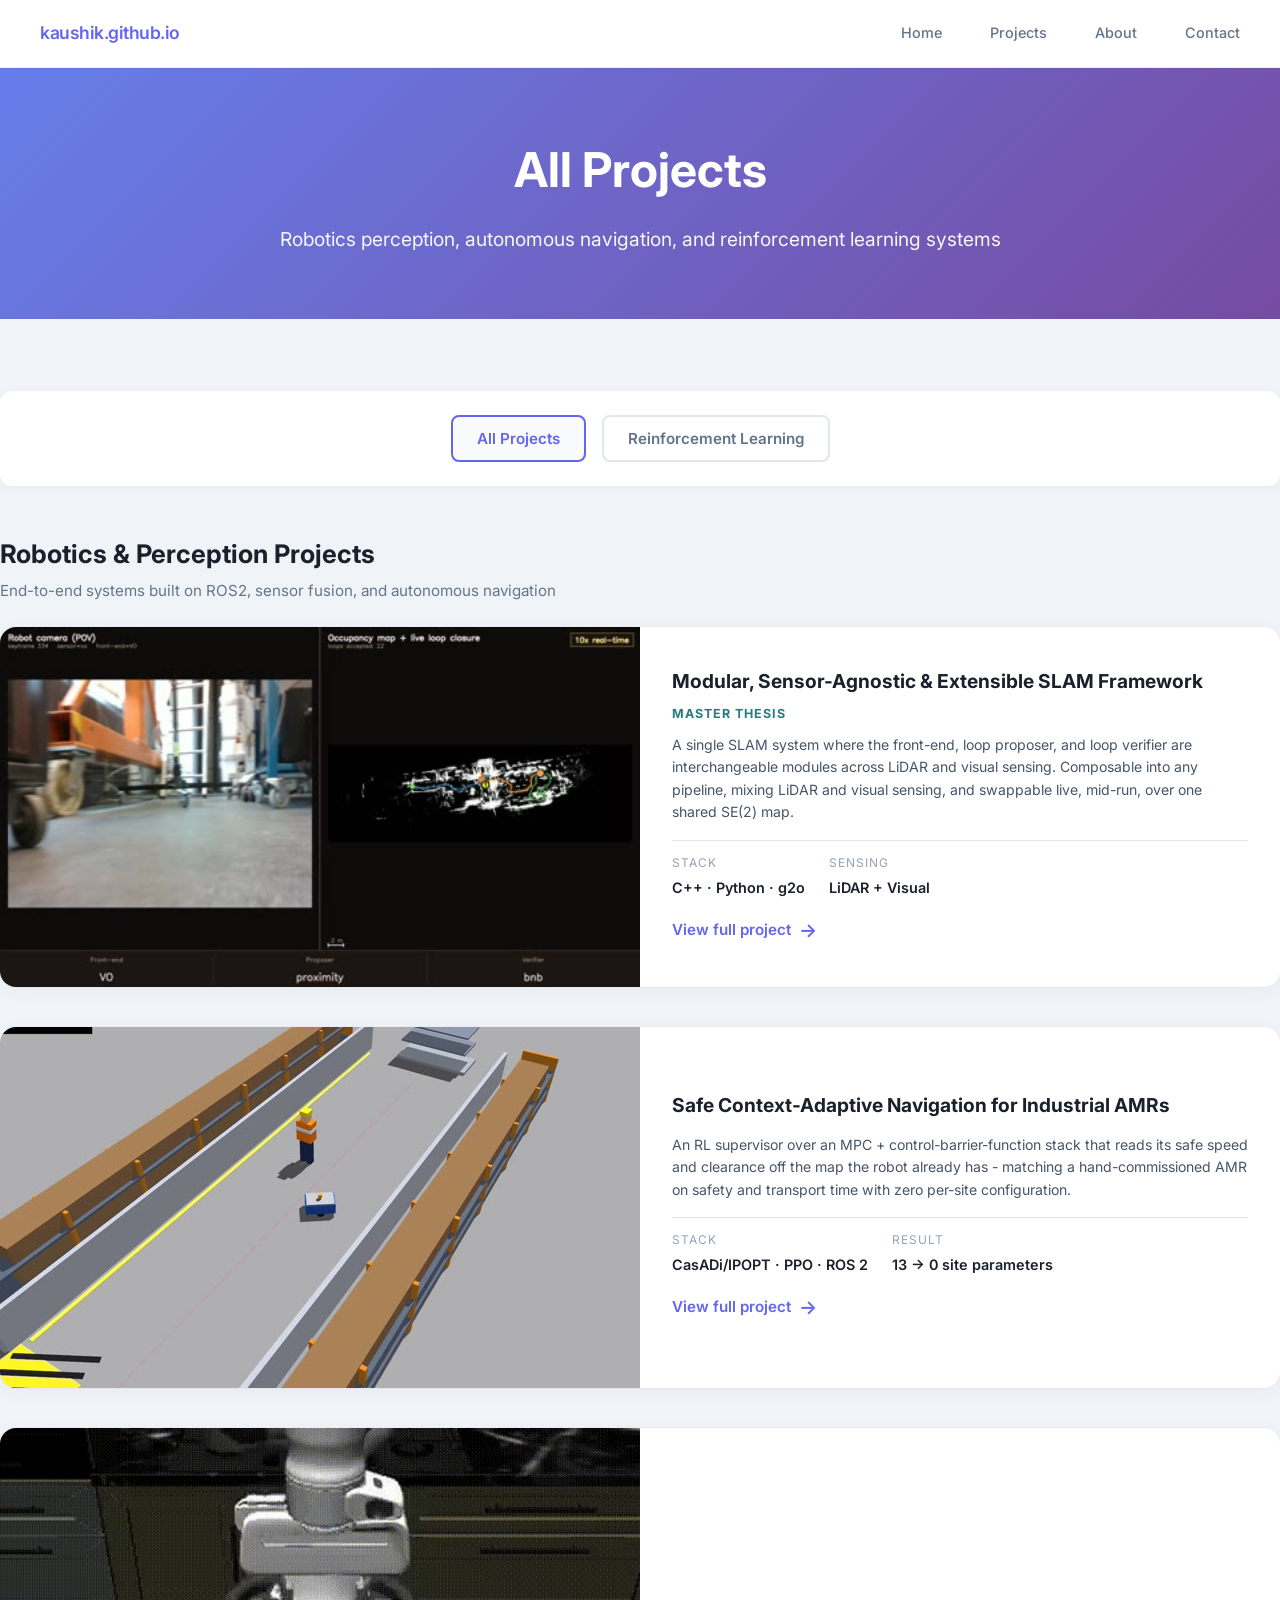
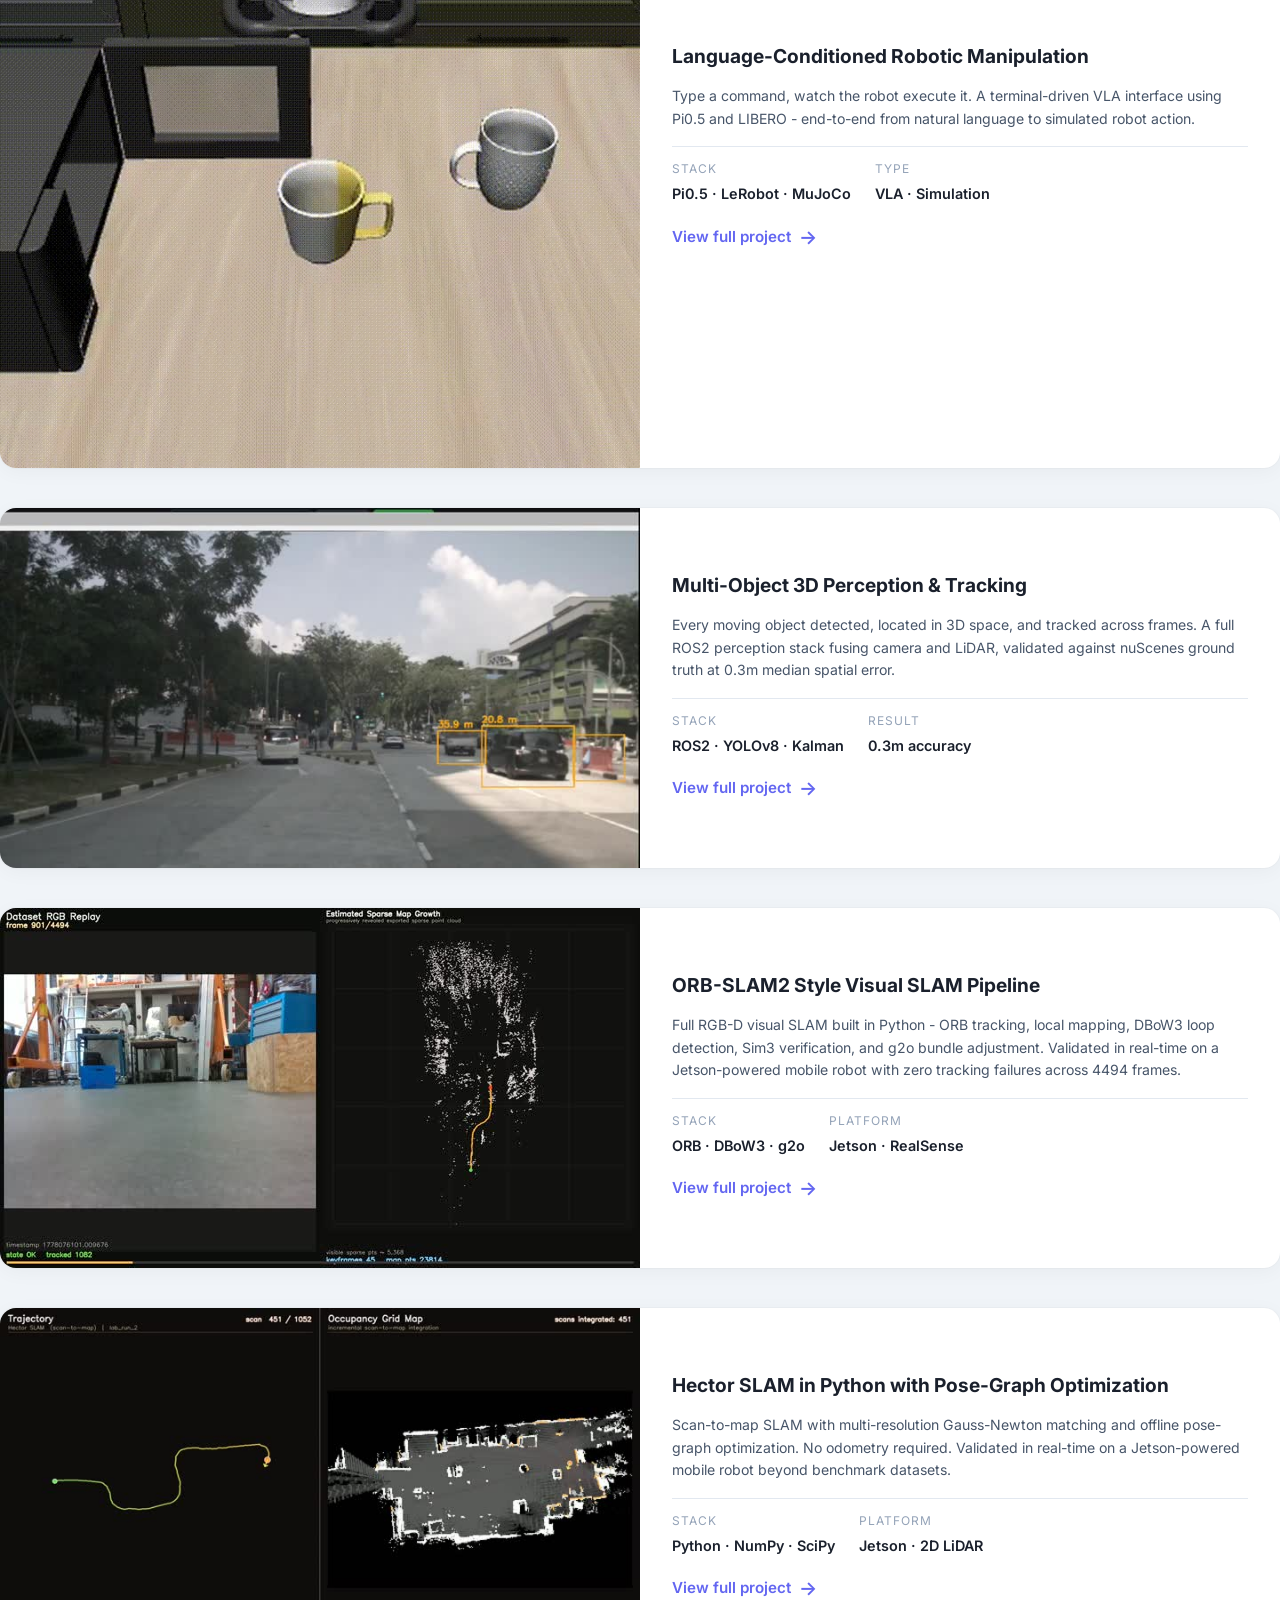
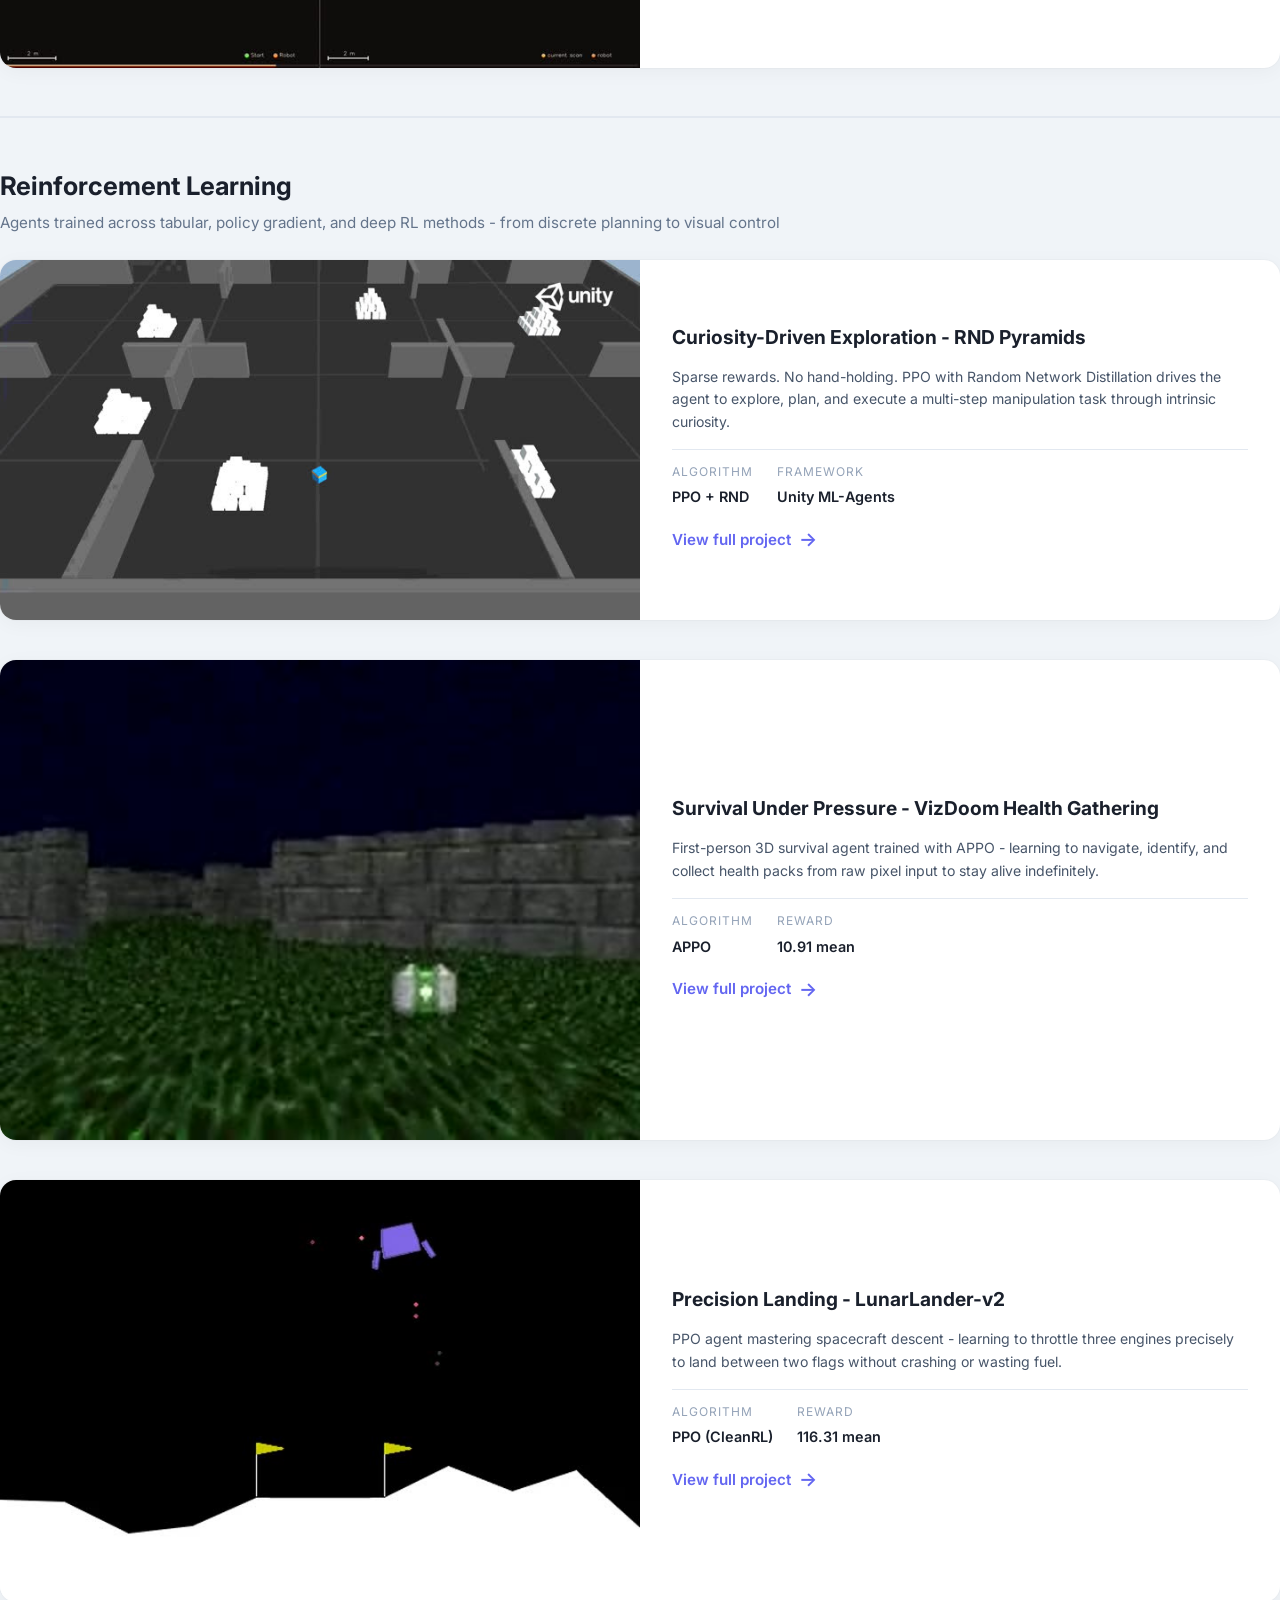
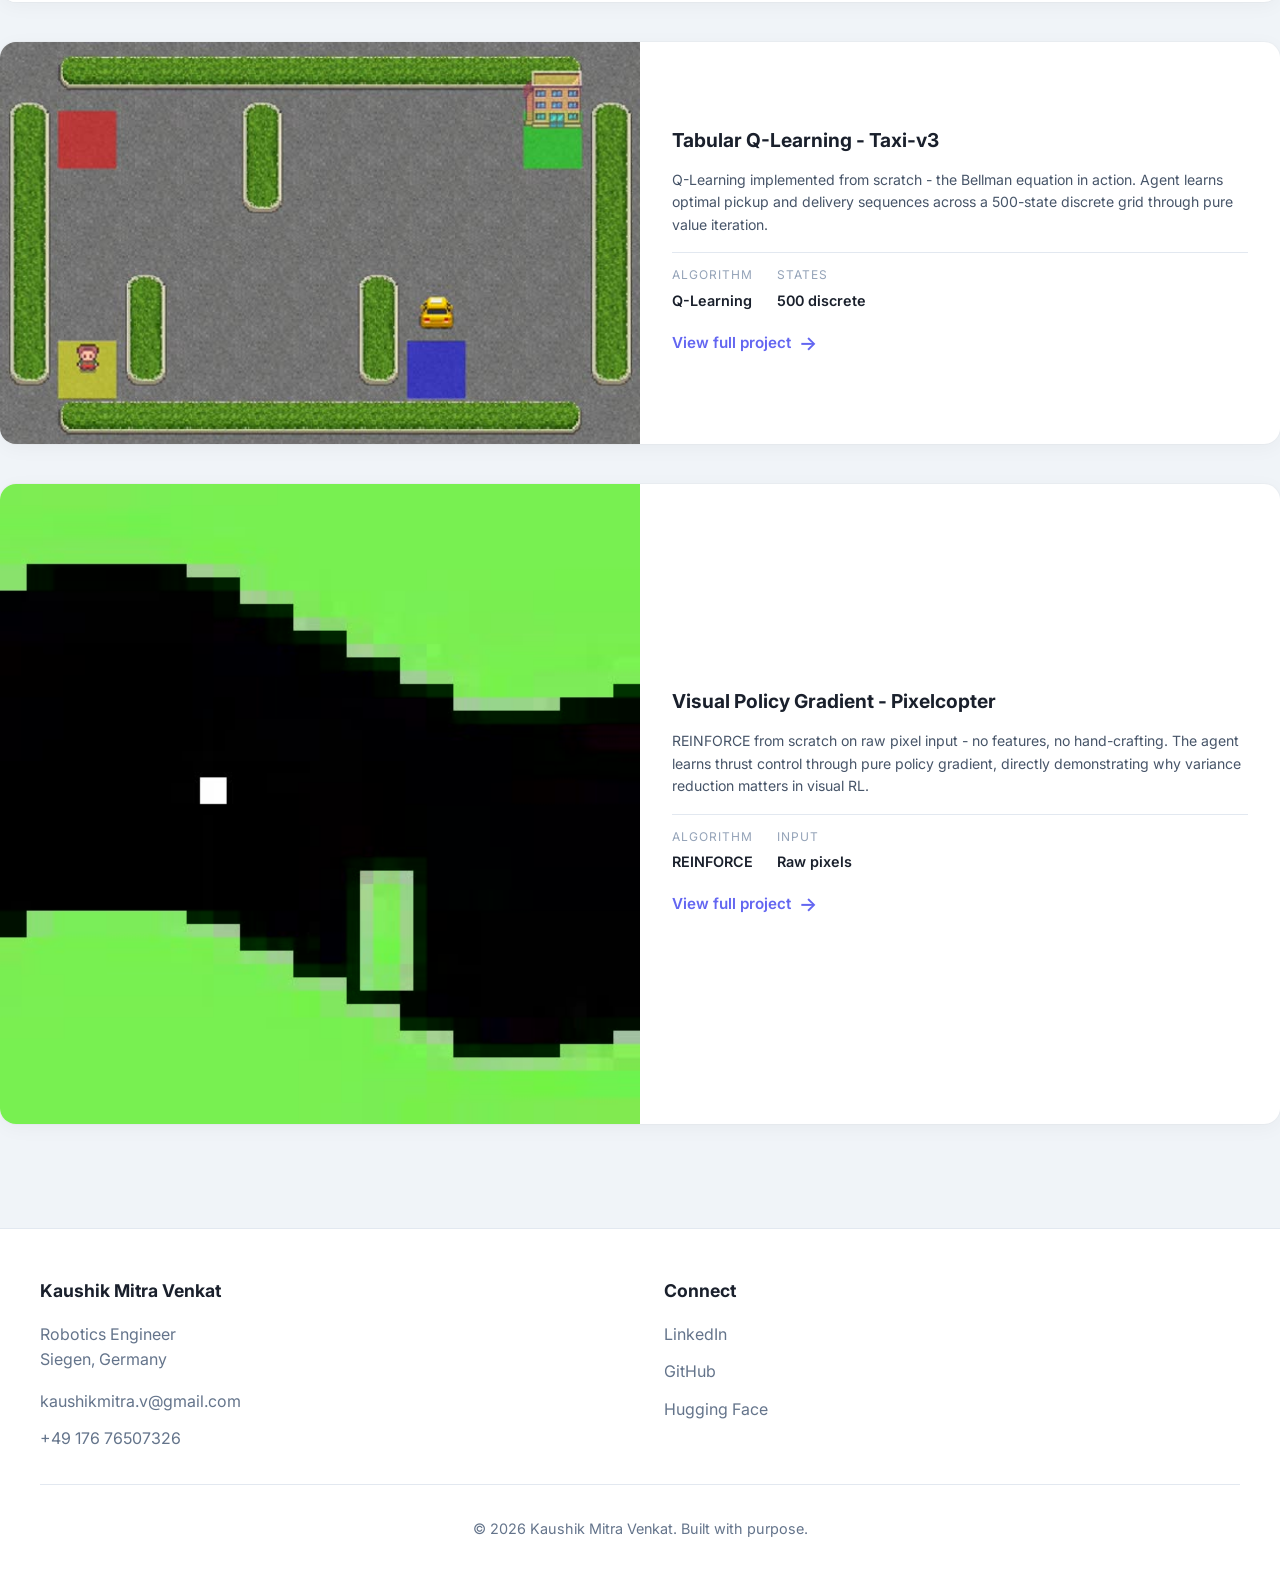
<file: projects.html>
<!DOCTYPE html>
<html lang="en">
<head>
    <meta charset="UTF-8">
    <meta name="viewport" content="width=device-width, initial-scale=1.0">
    <title>Projects | Kaushik Mitra Venkat</title>
    <link rel="stylesheet" href="styles.css">
    <style>
        .page-hero { background: linear-gradient(135deg, #667eea 0%, #764ba2 100%); padding: 4rem 0; color: white; text-align: center; }
        .page-hero h1 { font-size: 3rem; margin-bottom: 1rem; }
        .page-hero p { font-size: 1.2rem; opacity: 0.95; }
        .filter-bar { background: white; padding: 1.5rem; border-radius: 12px; margin: 2rem 0 1rem; box-shadow: 0 2px 12px rgba(0,0,0,0.04); display: flex; gap: 1rem; flex-wrap: wrap; justify-content: center; }
        .filter-btn { padding: 0.75rem 1.5rem; border: 2px solid #e2e8f0; background: white; color: #64748b; border-radius: 8px; cursor: pointer; font-weight: 600; transition: all 0.3s; font-family: inherit; font-size: 0.95rem; }
        .filter-btn:hover, .filter-btn.active { border-color: #6366f1; color: #6366f1; background: #f8fafc; }
        .subsection-header { margin: 3rem 0 1.5rem; }
        .subsection-title { font-size: 1.6rem; font-weight: 700; color: #1a202c; margin-bottom: 0.25rem; }
        .subsection-desc { color: #64748b; font-size: 0.95rem; }
        .subsection-divider { border: none; border-top: 2px solid #e2e8f0; margin: 3rem 0; }
    </style>
</head>
<body>
    <nav>
        <div class="container">
            <div class="logo">kaushik.github.io</div>
            <ul class="nav-links">
                <li><a href="index.html">Home</a></li>
                <li><a href="projects.html">Projects</a></li>
                <li><a href="about.html">About</a></li>
                <li><a href="index.html#contact">Contact</a></li>
            </ul>
        </div>
    </nav>

    <section class="page-hero">
        <div class="container">
            <h1>All Projects</h1>
            <p>Robotics perception, autonomous navigation, and reinforcement learning systems</p>
        </div>
    </section>

    <section class="section container">

        <!-- Filter -->
        <div class="filter-bar">
            <button class="filter-btn active" onclick="filterProjects('all', this)">All Projects</button>
            <button class="filter-btn" onclick="filterProjects('rl', this)">Reinforcement Learning</button>
        </div>

        <!-- Main Projects -->
        <div class="subsection-header" data-section="main">
            <div class="subsection-title">Robotics & Perception Projects</div>
            <div class="subsection-desc">End-to-end systems built on ROS2, sensor fusion, and autonomous navigation</div>
        </div>

        <div class="projects-list" id="main-projects">

            <div class="project-card" data-category="main">
                <div class="project-visual">
                    <img src="assets/projects/slam_card_poster.jpg"
                         data-gif="assets/projects/slam_card.gif"
                         data-poster="assets/projects/slam_card_poster.jpg"
                         alt="Modular, Sensor-Agnostic & Extensible SLAM Framework"
                         class="gif-thumb">
                </div>
                <div class="project-details">
                    <div class="project-title">Modular, Sensor-Agnostic &amp; Extensible SLAM Framework</div>
                    <div style="font-size:0.78rem; font-weight:700; color:#2c7a7b; text-transform:uppercase; letter-spacing:1px; margin:-0.35rem 0 0.6rem;">Master Thesis</div>
                    <div class="project-impact">A single SLAM system where the front-end, loop proposer, and loop verifier are interchangeable modules across LiDAR and visual sensing. Composable into any pipeline, mixing LiDAR and visual sensing, and swappable live, mid-run, over one shared SE(2) map.</div>
                    <div class="project-meta">
                        <div class="meta-item"><div class="meta-label">Stack</div><div class="meta-value">C++ · Python · g2o</div></div>
                        <div class="meta-item"><div class="meta-label">Sensing</div><div class="meta-value">LiDAR + Visual</div></div>
                    </div>
                    <a href="project-slam.html" class="project-link">View full project</a>
                </div>
            </div>

            <div class="project-card" data-category="main">
                <div class="project-visual">
                    <img src="assets/projects/amr_card_poster.jpg"
                         data-gif="assets/projects/amr_card.gif"
                         data-poster="assets/projects/amr_card_poster.jpg"
                         alt="Safe Context-Adaptive Navigation for Industrial AMRs"
                         class="gif-thumb">
                </div>
                <div class="project-details">
                    <div class="project-title">Safe Context-Adaptive Navigation for Industrial AMRs</div>
                    <div class="project-impact">An RL supervisor over an MPC + control-barrier-function stack that reads its safe speed and clearance off the map the robot already has - matching a hand-commissioned AMR on safety and transport time with zero per-site configuration.</div>
                    <div class="project-meta">
                        <div class="meta-item"><div class="meta-label">Stack</div><div class="meta-value">CasADi/IPOPT &middot; PPO &middot; ROS 2</div></div>
                        <div class="meta-item"><div class="meta-label">Result</div><div class="meta-value">13 &rarr; 0 site parameters</div></div>
                    </div>
                    <a href="project-amr.html" class="project-link">View full project</a>
                </div>
            </div>

            <div class="project-card" data-category="main">
                <div class="project-visual">
                    <img src="assets/projects/pi05_poster.jpg"
                         data-gif="assets/projects/pi05_demo_preview.gif"
                         data-poster="assets/projects/pi05_poster.jpg"
                         alt="Language-Conditioned Robotic Manipulation"
                         class="gif-thumb">
                </div>
                <div class="project-details">
                    <div class="project-title">Language-Conditioned Robotic Manipulation</div>
                    <div class="project-impact">Type a command, watch the robot execute it. A terminal-driven VLA interface using Pi0.5 and LIBERO - end-to-end from natural language to simulated robot action.</div>
                    <div class="project-meta">
                        <div class="meta-item"><div class="meta-label">Stack</div><div class="meta-value">Pi0.5 · LeRobot · MuJoCo</div></div>
                        <div class="meta-item"><div class="meta-label">Type</div><div class="meta-value">VLA · Simulation</div></div>
                    </div>
                    <a href="project-pi05.html" class="project-link">View full project</a>
                </div>
            </div>

            <div class="project-card" data-category="main" id="tracking">
                <div class="project-visual">
                    <img src="assets/projects/mot_poster.jpg"
                         data-gif="assets/projects/mot_demo.gif"
                         data-poster="assets/projects/mot_poster.jpg"
                         alt="Multi-Object 3D Perception and Tracking"
                         class="gif-thumb">
                </div>
                <div class="project-details">
                    <div class="project-title">Multi-Object 3D Perception & Tracking</div>
                    <div class="project-impact">Every moving object detected, located in 3D space, and tracked across frames. A full ROS2 perception stack fusing camera and LiDAR, validated against nuScenes ground truth at 0.3m median spatial error.</div>
                    <div class="project-meta">
                        <div class="meta-item"><div class="meta-label">Stack</div><div class="meta-value">ROS2 · YOLOv8 · Kalman</div></div>
                        <div class="meta-item"><div class="meta-label">Result</div><div class="meta-value">0.3m accuracy</div></div>
                    </div>
                    <a href="project-mot.html" class="project-link">View full project</a>
                </div>
            </div>

            <div class="project-card" data-category="main">
                <div class="project-visual">
                    <img src="assets/projects/orb_slam_poster.jpg"
                         data-gif="assets/projects/orb_slam.gif"
                         data-poster="assets/projects/orb_slam_poster.jpg"
                         alt="PY-ORB Visual SLAM"
                         class="gif-thumb">
                </div>
                <div class="project-details">
                    <div class="project-title">ORB-SLAM2 Style Visual SLAM Pipeline</div>
                    <div class="project-impact">Full RGB-D visual SLAM built in Python - ORB tracking, local mapping, DBoW3 loop detection, Sim3 verification, and g2o bundle adjustment. Validated in real-time on a Jetson-powered mobile robot with zero tracking failures across 4494 frames.</div>
                    <div class="project-meta">
                        <div class="meta-item"><div class="meta-label">Stack</div><div class="meta-value">ORB · DBoW3 · g2o</div></div>
                        <div class="meta-item"><div class="meta-label">Platform</div><div class="meta-value">Jetson · RealSense</div></div>
                    </div>
                    <a href="project-orb.html" class="project-link">View full project</a>
                </div>
            </div>

            <div class="project-card" data-category="main">
                <div class="project-visual">
                    <img src="assets/projects/hector_slam_poster.jpg"
                         data-gif="assets/projects/hector_slam.gif"
                         data-poster="assets/projects/hector_slam_poster.jpg"
                         alt="Hector SLAM"
                         class="gif-thumb">
                </div>
                <div class="project-details">
                    <div class="project-title">Hector SLAM in Python with Pose-Graph Optimization</div>
                    <div class="project-impact">Scan-to-map SLAM with multi-resolution Gauss-Newton matching and offline pose-graph optimization. No odometry required. Validated in real-time on a Jetson-powered mobile robot beyond benchmark datasets.</div>
                    <div class="project-meta">
                        <div class="meta-item"><div class="meta-label">Stack</div><div class="meta-value">Python · NumPy · SciPy</div></div>
                        <div class="meta-item"><div class="meta-label">Platform</div><div class="meta-value">Jetson · 2D LiDAR</div></div>
                    </div>
                    <a href="project-hector.html" class="project-link">View full project</a>
                </div>
            </div>

        </div>

        <!-- RL Divider -->
        <hr class="subsection-divider" data-section="rl-divider">

        <!-- RL Subsection -->
        <div class="subsection-header" data-section="rl-header">
            <div class="subsection-title">Reinforcement Learning</div>
            <div class="subsection-desc">Agents trained across tabular, policy gradient, and deep RL methods - from discrete planning to visual control</div>
        </div>

        <div class="projects-list" id="rl-projects">

            <div class="project-card" data-category="rl">
                <div class="project-visual">
                    <img src="assets/projects/rl/rnd_pyramids_poster.jpg"
                         data-gif="assets/projects/rl/rnd_pyramids.gif"
                         data-poster="assets/projects/rl/rnd_pyramids_poster.jpg"
                         alt="RND Pyramids" class="gif-thumb">
                </div>
                <div class="project-details">
                    <div class="project-title">Curiosity-Driven Exploration - RND Pyramids</div>
                    <div class="project-impact">Sparse rewards. No hand-holding. PPO with Random Network Distillation drives the agent to explore, plan, and execute a multi-step manipulation task through intrinsic curiosity.</div>
                    <div class="project-meta">
                        <div class="meta-item"><div class="meta-label">Algorithm</div><div class="meta-value">PPO + RND</div></div>
                        <div class="meta-item"><div class="meta-label">Framework</div><div class="meta-value">Unity ML-Agents</div></div>
                    </div>
                    <a href="project-rnd.html" class="project-link">View full project</a>
                </div>
            </div>

            <div class="project-card" data-category="rl">
                <div class="project-visual">
                    <img src="assets/projects/rl/vizdoom_poster.jpg"
                         data-gif="assets/projects/rl/vizdoom.gif"
                         data-poster="assets/projects/rl/vizdoom_poster.jpg"
                         alt="VizDoom Health Gathering" class="gif-thumb">
                </div>
                <div class="project-details">
                    <div class="project-title">Survival Under Pressure - VizDoom Health Gathering</div>
                    <div class="project-impact">First-person 3D survival agent trained with APPO - learning to navigate, identify, and collect health packs from raw pixel input to stay alive indefinitely.</div>
                    <div class="project-meta">
                        <div class="meta-item"><div class="meta-label">Algorithm</div><div class="meta-value">APPO</div></div>
                        <div class="meta-item"><div class="meta-label">Reward</div><div class="meta-value">10.91 mean</div></div>
                    </div>
                    <a href="project-vizdoom.html" class="project-link">View full project</a>
                </div>
            </div>

            <div class="project-card" data-category="rl">
                <div class="project-visual">
                    <img src="assets/projects/rl/lunar_lander_poster.jpg"
                         data-gif="assets/projects/rl/lunar_lander.gif"
                         data-poster="assets/projects/rl/lunar_lander_poster.jpg"
                         alt="LunarLander" class="gif-thumb">
                </div>
                <div class="project-details">
                    <div class="project-title">Precision Landing - LunarLander-v2</div>
                    <div class="project-impact">PPO agent mastering spacecraft descent - learning to throttle three engines precisely to land between two flags without crashing or wasting fuel.</div>
                    <div class="project-meta">
                        <div class="meta-item"><div class="meta-label">Algorithm</div><div class="meta-value">PPO (CleanRL)</div></div>
                        <div class="meta-item"><div class="meta-label">Reward</div><div class="meta-value">116.31 mean</div></div>
                    </div>
                    <a href="project-lunarlander.html" class="project-link">View full project</a>
                </div>
            </div>

            <div class="project-card" data-category="rl">
                <div class="project-visual">
                    <img src="assets/projects/rl/taxi_poster.jpg"
                         data-gif="assets/projects/rl/taxi.gif"
                         data-poster="assets/projects/rl/taxi_poster.jpg"
                         alt="Taxi Q-Learning" class="gif-thumb">
                </div>
                <div class="project-details">
                    <div class="project-title">Tabular Q-Learning - Taxi-v3</div>
                    <div class="project-impact">Q-Learning implemented from scratch - the Bellman equation in action. Agent learns optimal pickup and delivery sequences across a 500-state discrete grid through pure value iteration.</div>
                    <div class="project-meta">
                        <div class="meta-item"><div class="meta-label">Algorithm</div><div class="meta-value">Q-Learning</div></div>
                        <div class="meta-item"><div class="meta-label">States</div><div class="meta-value">500 discrete</div></div>
                    </div>
                    <a href="project-taxi.html" class="project-link">View full project</a>
                </div>
            </div>

            <div class="project-card" data-category="rl">
                <div class="project-visual">
                    <img src="assets/projects/rl/pixel_copter_poster.jpg"
                         data-gif="assets/projects/rl/pixel_copter.gif"
                         data-poster="assets/projects/rl/pixel_copter_poster.jpg"
                         alt="Pixelcopter" class="gif-thumb">
                </div>
                <div class="project-details">
                    <div class="project-title">Visual Policy Gradient - Pixelcopter</div>
                    <div class="project-impact">REINFORCE from scratch on raw pixel input - no features, no hand-crafting. The agent learns thrust control through pure policy gradient, directly demonstrating why variance reduction matters in visual RL.</div>
                    <div class="project-meta">
                        <div class="meta-item"><div class="meta-label">Algorithm</div><div class="meta-value">REINFORCE</div></div>
                        <div class="meta-item"><div class="meta-label">Input</div><div class="meta-value">Raw pixels</div></div>
                    </div>
                    <a href="project-pixelcopter.html" class="project-link">View full project</a>
                </div>
            </div>

        </div>
    </section>

    <footer>
        <div class="container">
            <div class="footer-content">
                <div class="footer-section">
                    <h3>Kaushik Mitra Venkat</h3>
                    <p style="color:#64748b;margin-top:0.5rem;">Robotics Engineer<br>Siegen, Germany</p>
                    <div class="footer-links" style="margin-top:1rem;">
                        <a href="mailto:kaushikmitra.v@gmail.com">kaushikmitra.v@gmail.com</a>
                        <a href="tel:+4917676507326">+49 176 76507326</a>
                    </div>
                </div>
                <div class="footer-section">
                    <h3>Connect</h3>
                    <div class="footer-links">
                        <a href="https://www.linkedin.com/in/kaushikmitra23/" target="_blank">LinkedIn</a>
                        <a href="https://github.com/Kaushik-DIY" target="_blank">GitHub</a>
                        <a href="https://huggingface.co/Kaushik23" target="_blank">Hugging Face</a>
                    </div>
                </div>
            </div>
            <div class="footer-bottom"><p>© 2026 Kaushik Mitra Venkat. Built with purpose.</p></div>
        </div>
    </footer>

    <script>
        function filterProjects(category, btn) {
            document.querySelectorAll('.filter-btn').forEach(b => b.classList.remove('active'));
            btn.classList.add('active');

            const mainSection = document.querySelector('[data-section="main"]');
            const rlHeader = document.querySelector('[data-section="rl-header"]');
            const rlDivider = document.querySelector('[data-section="rl-divider"]');
            const mainCards = document.getElementById('main-projects');
            const rlCards = document.getElementById('rl-projects');

            if (category === 'all') {
                mainSection.style.display = '';
                mainCards.style.display = '';
                rlHeader.style.display = '';
                rlDivider.style.display = '';
                rlCards.style.display = '';
            } else if (category === 'rl') {
                mainSection.style.display = 'none';
                mainCards.style.display = 'none';
                rlDivider.style.display = 'none';
                rlHeader.style.display = '';
                rlCards.style.display = '';
            }
        }

        // GIF hover-play
        document.querySelectorAll('.gif-thumb').forEach(img => {
            const gifSrc = img.getAttribute('data-gif');
            const posterSrc = img.getAttribute('data-poster');
            img.src = posterSrc;
            img.closest('.project-card').addEventListener('mouseenter', () => { img.src = gifSrc; });
            img.closest('.project-card').addEventListener('mouseleave', () => { img.src = posterSrc; });
        });
    </script>
</body>
</html>
</file>
<file: styles.css>
@import url('https://fonts.googleapis.com/css2?family=Inter:wght@300;400;500;600;700&display=swap');

* {
    margin: 0;
    padding: 0;
    box-sizing: border-box;
}

body {
    font-family: 'Inter', -apple-system, BlinkMacSystemFont, 'Segoe UI', sans-serif;
    background: #F0F4F8;
    color: #1a202c;
    line-height: 1.6;
    overflow-x: hidden;
}

.container {
    max-width: 1280px;
    margin: 0 auto;
    padding: 0 40px;
}

/* Navigation */
nav {
    background: rgba(255, 255, 255, 0.95);
    backdrop-filter: blur(12px);
    border-bottom: 1px solid rgba(99, 102, 241, 0.1);
    padding: 1.2rem 0;
    position: sticky;
    top: 0;
    z-index: 100;
    box-shadow: 0 1px 3px rgba(0, 0, 0, 0.02);
}

nav .container {
    display: flex;
    justify-content: space-between;
    align-items: center;
}

.logo {
    font-size: 1.1rem;
    font-weight: 600;
    color: #6366f1;
    letter-spacing: -0.5px;
}

.nav-links {
    display: flex;
    gap: 3rem;
    list-style: none;
}

.nav-links a {
    color: #64748b;
    text-decoration: none;
    font-weight: 500;
    font-size: 0.9rem;
    transition: color 0.3s;
}

.nav-links a:hover {
    color: #6366f1;
}

.resume-btn {
    background: #6366f1;
    color: white;
    padding: 0.65rem 1.8rem;
    border-radius: 6px;
    text-decoration: none;
    font-weight: 600;
    font-size: 0.9rem;
    transition: all 0.3s;
    box-shadow: 0 2px 8px rgba(99, 102, 241, 0.2);
}

.resume-btn:hover {
    background: #4f46e5;
    transform: translateY(-1px);
    box-shadow: 0 4px 12px rgba(99, 102, 241, 0.3);
}

/* Hero Section */
.hero {
    min-height: 65vh;
    display: flex;
    align-items: center;
    padding: 2.5rem 0 1.5rem;
    position: relative;
}

.hero-grid {
    display: grid;
    grid-template-columns: 1fr 420px;
    gap: 6rem;
    align-items: center;
}

.hero-text {
    animation: fadeInUp 0.8s ease-out;
}

@keyframes fadeInUp {
    from {
        opacity: 0;
        transform: translateY(20px);
    }
    to {
        opacity: 1;
        transform: translateY(0);
    }
}

.hero-greeting {
    font-size: 3.2rem;
    color: #64748b;
    margin-bottom: 0.75rem;
    font-weight: 400;
    white-space: nowrap;
}

.hero-mission {
    font-size: 1.6rem;
    font-weight: 600;
    color: #1a202c;
    line-height: 1.4;
    letter-spacing: -0.3px;
    margin-bottom: 2rem;
}

.hero-mission .highlight {
    background: linear-gradient(135deg, #667eea 0%, #764ba2 100%);
    -webkit-background-clip: text;
    -webkit-text-fill-color: transparent;
    background-clip: text;
}

.cta-buttons {
    display: flex;
    gap: 1rem;
    align-items: center;
}

.btn-primary {
    background: #6366f1;
    color: white;
    padding: 1rem 2.5rem;
    border-radius: 8px;
    text-decoration: none;
    font-weight: 600;
    transition: all 0.3s;
    border: none;
    cursor: pointer;
    font-size: 1rem;
    box-shadow: 0 4px 12px rgba(99, 102, 241, 0.25);
    display: inline-block;
}

.btn-primary:hover {
    background: #4f46e5;
    transform: translateY(-2px);
    box-shadow: 0 6px 20px rgba(99, 102, 241, 0.35);
}

.contact-links {
    display: flex;
    gap: 1.5rem;
    align-items: center;
}

.contact-link {
    color: #64748b;
    text-decoration: none;
    font-size: 0.95rem;
    font-weight: 500;
    transition: color 0.3s;
}

.contact-link:hover {
    color: #6366f1;
}

.hero-image-container {
    position: relative;
}

.hero-image {
    width: 100%;
    aspect-ratio: 1;
    border-radius: 16px;
    box-shadow: 
        0 20px 60px rgba(99, 102, 241, 0.15),
        0 0 0 1px rgba(99, 102, 241, 0.1);
    object-fit: cover;
}

/* Why Robotics - Full Width */
.why-robotics-full {
    background: white;
    padding: 2rem 2.5rem;
    border-radius: 12px;
    border-left: 4px solid #6366f1;
    margin: 1rem 0 2rem 0;
    box-shadow: 0 2px 12px rgba(0, 0, 0, 0.04);
}

.why-robotics-label {
    font-size: 0.85rem;
    color: #6366f1;
    font-weight: 600;
    text-transform: uppercase;
    letter-spacing: 1.5px;
    margin-bottom: 0.75rem;
}

.why-robotics-full p {
    color: #475569;
    line-height: 1.8;
    font-size: 1rem;
}

/* Sections */
.section {
    padding: 2.5rem 0;
    position: relative;
}

.section-header {
    margin-bottom: 3rem;
}

.section-label {
    font-size: 0.85rem;
    color: #6366f1;
    font-weight: 600;
    text-transform: uppercase;
    letter-spacing: 1.5px;
    margin-bottom: 0.5rem;
}

.section-header h2 {
    font-size: 2.5rem;
    font-weight: 700;
    color: #1a202c;
    letter-spacing: -0.5px;
}

/* Project Cards */
.projects-list {
    display: flex;
    flex-direction: column;
    gap: 2.5rem;
}

.project-card {
    background: white;
    border-radius: 16px;
    overflow: hidden;
    box-shadow: 
        0 4px 20px rgba(0, 0, 0, 0.04),
        0 0 0 1px rgba(0, 0, 0, 0.02);
    transition: all 0.4s cubic-bezier(0.4, 0, 0.2, 1);
    display: grid;
    grid-template-columns: 1fr 1fr;
}

.project-card:hover {
    transform: translateY(-8px);
    box-shadow: 
        0 20px 40px rgba(99, 102, 241, 0.12),
        0 0 0 1px rgba(99, 102, 241, 0.1);
}

.project-visual {
    background: #eef2f6;
    position: relative;
    overflow: hidden;
    min-height: 160px;
    display: flex;
    align-items: center;
    justify-content: center;
}

.project-visual img,
.project-visual video {
    width: 100%;
    height: 100%;
    object-fit: cover;
}

.project-icon {
    font-size: 6rem;
    position: relative;
    z-index: 1;
    filter: drop-shadow(0 4px 12px rgba(0, 0, 0, 0.2));
}

.project-details {
    padding: 1.8rem 2rem;
    display: flex;
    flex-direction: column;
    justify-content: center;
}



.project-title {
    font-size: 1.2rem;
    font-weight: 700;
    margin-bottom: 1rem;
    color: #1a202c;
    line-height: 1.3;
}

.project-impact {
    color: #475569;
    margin-bottom: 1rem;
    line-height: 1.6;
    font-size: 0.88rem;
}

.project-meta {
    display: flex;
    gap: 1.5rem;
    margin-bottom: 1rem;
    padding-top: 0.75rem;
    border-top: 1px solid #e2e8f0;
}

.meta-item {
    display: flex;
    flex-direction: column;
    gap: 0.25rem;
}

.meta-label {
    font-size: 0.75rem;
    color: #94a3b8;
    text-transform: uppercase;
    letter-spacing: 1px;
}

.meta-value {
    font-weight: 600;
    color: #1a202c;
    font-size: 0.9rem;
}

.project-link {
    color: #6366f1;
    text-decoration: none;
    font-weight: 600;
    display: inline-flex;
    align-items: center;
    gap: 0.5rem;
    transition: gap 0.3s;
    font-size: 0.95rem;
}

.project-link:hover {
    gap: 0.8rem;
}

.project-link::after {
    content: '→';
    font-size: 1.2rem;
}

/* Footer */
footer {
    background: white;
    border-top: 1px solid #e2e8f0;
    padding: 3rem 0;
    margin-top: 4rem;
}

.footer-content {
    display: grid;
    grid-template-columns: 1fr 1fr;
    gap: 3rem;
    margin-bottom: 2rem;
}

.footer-section h3 {
    font-size: 1.1rem;
    margin-bottom: 1rem;
    color: #1a202c;
}

.footer-links {
    display: flex;
    flex-direction: column;
    gap: 0.75rem;
}

.footer-links a {
    color: #64748b;
    text-decoration: none;
    transition: color 0.3s;
}

.footer-links a:hover {
    color: #6366f1;
}

.footer-bottom {
    text-align: center;
    padding-top: 2rem;
    border-top: 1px solid #e2e8f0;
    color: #64748b;
    font-size: 0.9rem;
}

/* Mobile Responsive */
@media (max-width: 768px) {
    .hero-grid {
        grid-template-columns: 1fr;
        gap: 3rem;
    }
    
    .hero-image-container {
        order: -1;
        max-width: 300px;
        margin: 0 auto;
    }
    
    .hero-greeting {
        font-size: 1.5rem;
    }
    
    .hero-mission {
        font-size: 2rem;
    }
    
    .project-card {
        grid-template-columns: 1fr;
    }
    
    .project-visual {
        min-height: 250px;
    }
    
    .footer-content {
        grid-template-columns: 1fr;
    }
    
    .nav-links {
        gap: 1.5rem;
    }
}

/* ── Hero text-only (no photo) ── */
.hero-text-only {
    max-width: 780px;
    animation: fadeInUp 0.8s ease-out;
}

.hero-text-only .hero-greeting {
    font-size: 3.2rem;
    color: #64748b;
    margin-bottom: 0.75rem;
    font-weight: 400;
    white-space: nowrap;
}

.hero-text-only .hero-mission {
    font-size: 1.8rem;
    font-weight: 600;
    color: #1a202c;
    line-height: 1.4;
    letter-spacing: -0.3px;
    margin-bottom: 2rem;
}

/* ── GIF hover-play ── */
.hover-gif {
    width: 100%;
    height: 100%;
    object-fit: cover;
    display: block;
    cursor: pointer;
    transition: opacity 0.2s ease;
}

.project-card:not(:hover) .hover-gif {
    opacity: 0.92;
}

/* ── GIF thumbnail hover-play ── */
.gif-thumb {
    width: 100%;
    height: 100%;
    object-fit: cover;
    display: block;
    cursor: pointer;
}
</file>
